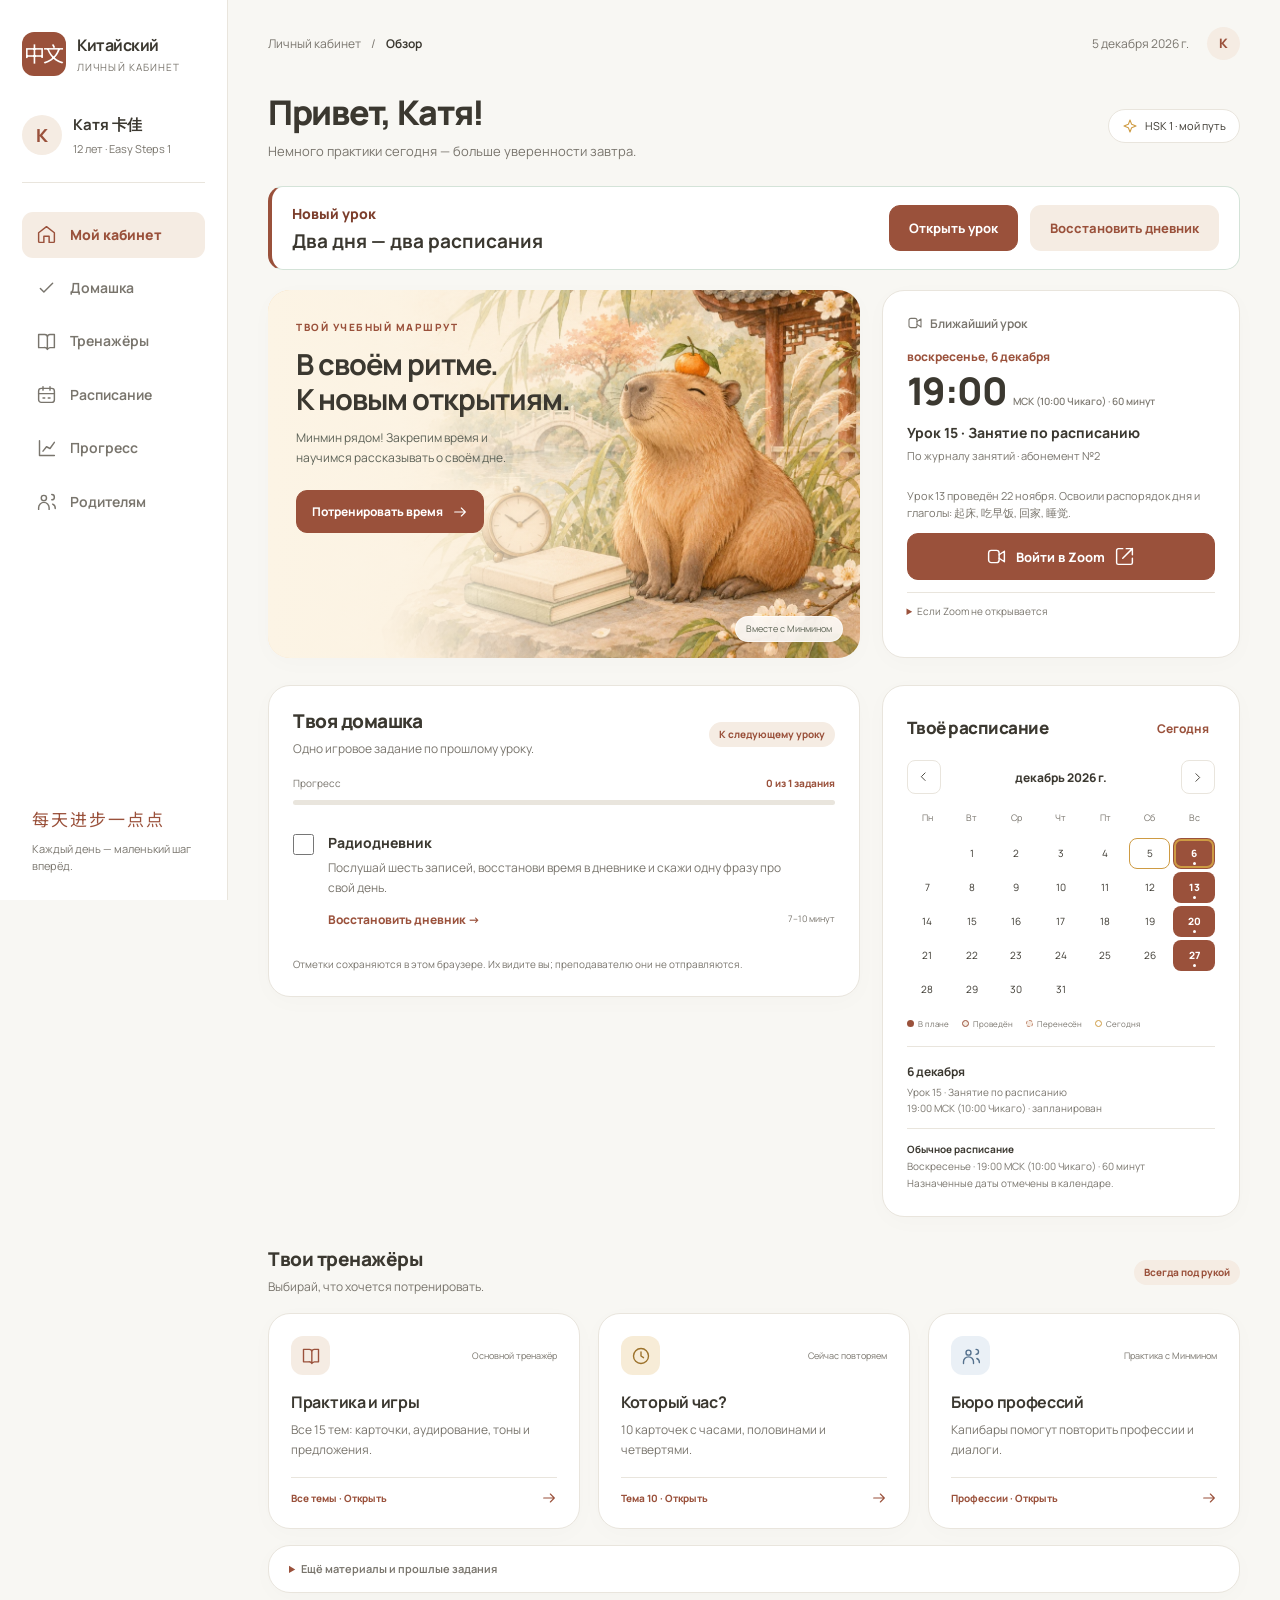
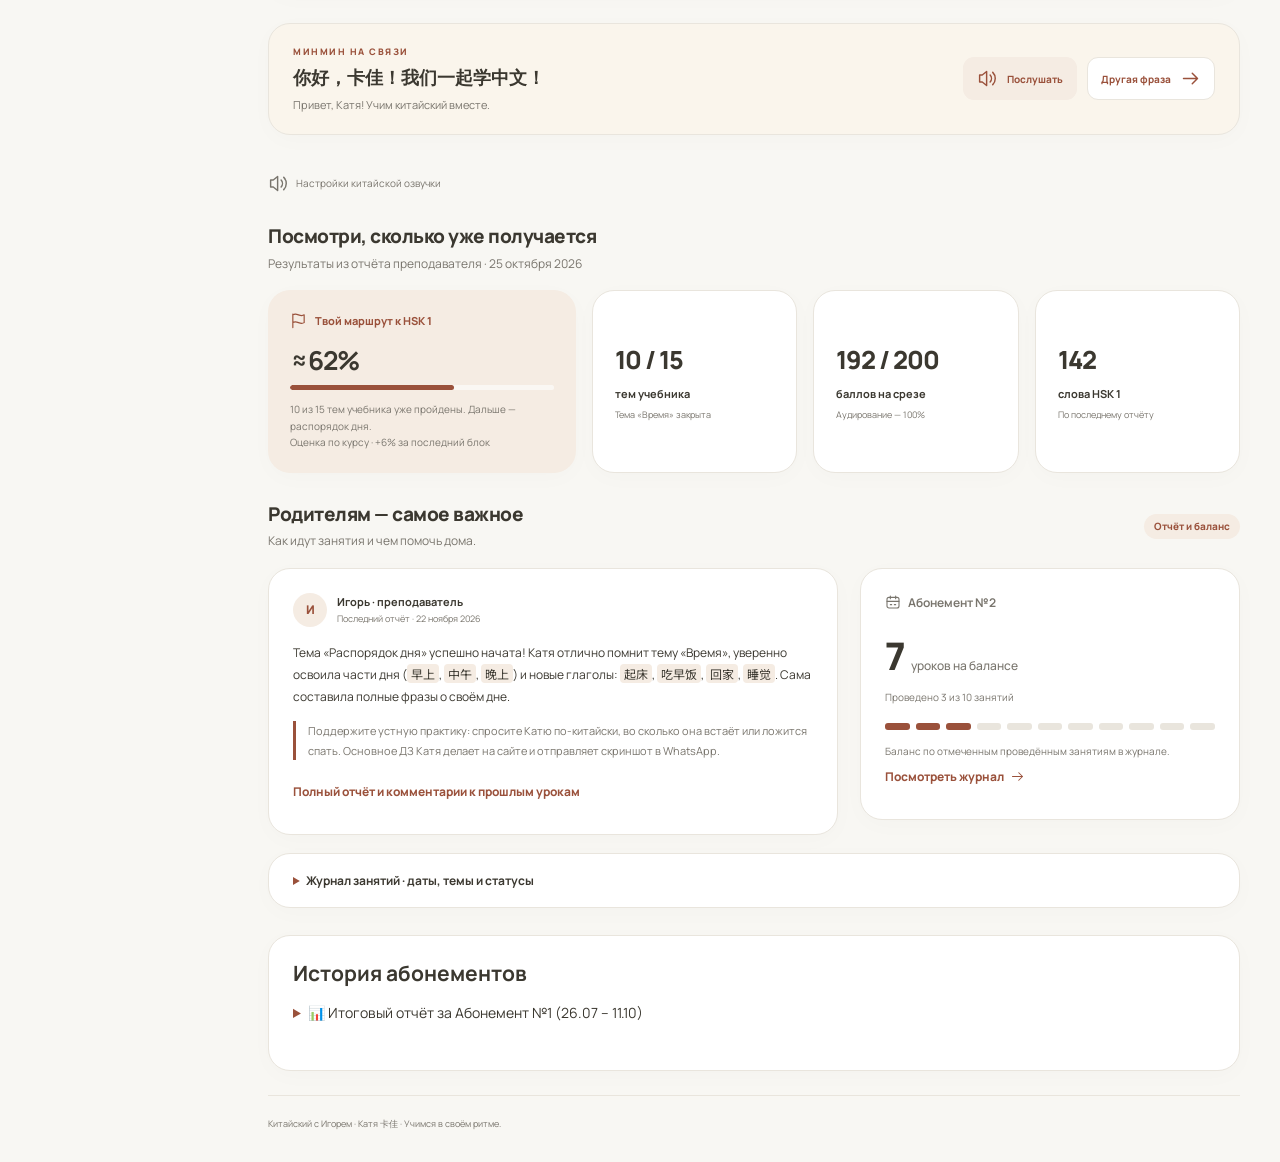
<file: index.html>
<!doctype html>
<html lang="ru"><head><meta charset="utf-8"><meta name="viewport" content="width=device-width,initial-scale=1,viewport-fit=cover"><meta name="theme-color" content="#f6f7f4"><title>Катя · Личный кабинет китайского</title><meta name="description" content="Личный кабинет: ближайший урок, домашнее задание, тренажёры, расписание и прогресс обучения китайскому языку."><link rel="preconnect" href="https://fonts.googleapis.com"><link rel="preconnect" href="https://fonts.gstatic.com" crossorigin><link href="https://fonts.googleapis.com/css2?family=Manrope:wght@400;500;600;650;700;750;800&family=Noto+Sans+SC:wght@400;500;700&display=swap" rel="stylesheet"><style>
:root{--bg:#f6f7f4;--paper:#fff;--ink:#233730;--muted:#6d7770;--line:#e5e8e0;--accent:#27634e;--accent-dark:#1c4c3b;--soft:#eaf1e9;--tint:#f4f6ee;--gold:#ce9b43;--radius:22px;--shadow:0 5px 25px #28362b05;color-scheme:light}
*{box-sizing:border-box}html{scroll-behavior:smooth;scroll-padding-top:36px}body{margin:0;background:var(--bg);color:var(--ink);font-family:'Manrope',system-ui,-apple-system,'Segoe UI',sans-serif;font-size:14px;line-height:1.6;-webkit-font-smoothing:antialiased}body[data-theme=terra]{--accent:#9a513b;--accent-dark:#7c3e2c;--soft:#f5ece3;--tint:#faf5ec;--ink:#3b3830;--bg:#f8f7f3;--muted:#79756d;--line:#e9e5dd}body[data-theme=indigo]{--accent:#5b5d91;--accent-dark:#444774;--soft:#ededf7;--tint:#f5f4fa;--ink:#303347;--bg:#f6f6f8;--muted:#757586;--line:#e5e5ed}h1,h2,h3,p{margin:0}h1,h2,h3{line-height:1.25}a{color:inherit}button,input,select{font:inherit}button,a,input,select,summary{-webkit-tap-highlight-color:transparent}button,a{touch-action:manipulation}button{cursor:pointer}a{text-decoration:none}button{color:inherit}button:disabled{cursor:default}a:focus-visible,button:focus-visible,input:focus-visible,summary:focus-visible,select:focus-visible{outline:3px solid var(--gold);outline-offset:4px}a,button{transition:background .18s,box-shadow .18s,transform .18s}button{background:none;border:0}button:hover:not(:disabled),.btn:hover{transform:translateY(-1px)}.icon{width:21px;height:21px;flex-shrink:0;vertical-align:middle}.skip{position:fixed;top:-100px;left:12px;z-index:99;padding:12px;background:var(--accent);color:#fff;border-radius:10px}.skip:focus{top:12px}.sidebar{position:fixed;inset:0 auto 0 0;width:228px;padding:32px 22px 22px;background:#fff;border-right:1px solid var(--line);z-index:30;display:flex;flex-direction:column}.brand{display:flex;gap:11px;align-items:center}.brand-mark{font-family:'Noto Sans SC',sans-serif;font-size:21px;letter-spacing:-2px;border-radius:12px;background:var(--accent);color:#fff;width:44px;height:44px;display:grid;place-items:center;padding-right:2px}.brand strong{display:block;font-size:16px;letter-spacing:-.5px}.brand small{display:block;font-size:10px;letter-spacing:1.1px;text-transform:uppercase;color:var(--muted);margin-top:1px}.profile{display:flex;align-items:center;gap:11px;margin:37px 0 29px;padding-bottom:24px;border-bottom:1px solid var(--line)}.avatar{border-radius:50%;width:40px;height:40px;display:grid;place-items:center;background:var(--soft);color:var(--accent);font-size:18px;font-weight:800;flex-shrink:0}.profile b{font-size:15px;display:block}.profile small{color:var(--muted);font-size:11px;display:block;margin-top:3px}.nav{display:grid;gap:7px}.nav a{display:flex;gap:13px;align-items:center;color:var(--muted);padding:12px 14px;border-radius:11px;font-size:13px;font-weight:650}.nav a:hover,.nav a.active{background:var(--soft);color:var(--accent)}.nav a.active{font-weight:800}.sidebar-bottom{margin-top:auto;padding:24px 10px 3px}.sidebar-bottom .tiny-zh{font-family:'Noto Sans SC',sans-serif;font-size:17px;letter-spacing:2px;color:var(--accent)}.sidebar-bottom p{font-size:11px;color:var(--muted);margin-top:8px}.teacher-link{font-size:11px;display:flex;gap:7px;align-items:center;color:var(--muted);margin-top:22px}.teacher-link .icon{width:14px;height:14px}.workspace{margin-left:228px;max-width:1620px;padding:27px 40px 30px}.topbar{display:flex;justify-content:space-between;align-items:center;color:var(--muted);font-size:12px;margin-bottom:31px}.breadcrumbs{display:flex;gap:10px;align-items:center}.breadcrumbs b{color:var(--ink);font-weight:650}.top-right{display:flex;align-items:center;gap:18px}.top-right .avatar{width:33px;height:33px;font-size:13px}.intro{display:flex;justify-content:space-between;align-items:center;margin-bottom:25px;gap:16px}.eyebrow{font-size:10px;letter-spacing:1.5px;font-weight:800;color:var(--accent);text-transform:uppercase}.intro h1{font-size:34px;letter-spacing:-1.3px;font-weight:800;margin-bottom:7px}.intro p{font-size:13px;color:var(--muted)}.level-badge{display:inline-flex;align-items:center;gap:7px;border:1px solid var(--line);border-radius:999px;padding:7px 13px;background:#fff;font-size:11px;white-space:nowrap}.level-badge .icon{color:var(--gold);width:16px;height:16px}.hero-row{display:grid;grid-template-columns:minmax(0,1.65fr) minmax(290px,1fr);gap:22px;margin-bottom:27px}.hero{position:relative;isolation:isolate;overflow:hidden;min-height:308px;border-radius:var(--radius);background:#faf0dd;box-shadow:var(--shadow)}.hero-img{position:absolute;right:0;top:0;width:100%;height:100%;object-fit:cover;object-position:75% 50%;z-index:-2}.hero::after{content:'';position:absolute;inset:0;background:linear-gradient(90deg,#fcf4e5 0%,#fcf4e5ed 22%,#fcf4e585 46%,transparent 70%);z-index:-1}.hero-copy{position:relative;padding:29px 28px;width:66%;max-width:420px}.hero h2{font-size:29px;letter-spacing:-1px;margin:12px 0 12px;line-height:1.18}.hero-desc{font-size:12px;line-height:1.65;max-width:240px;color:#5d6257}.hero .btn{margin-top:23px;font-size:11px;padding:12px 15px;min-height:43px}.hero .btn .icon{width:16px;height:16px}.hero-note{position:absolute;right:17px;bottom:16px;background:#ffffffd9;backdrop-filter:blur(8px);padding:5px 10px;font-size:9px;border:1px solid #ffffff8f;border-radius:99px;color:#5b6253}.btn{display:inline-flex;justify-content:center;align-items:center;gap:9px;min-height:46px;padding:12px 19px;border-radius:11px;background:var(--accent);border:1px solid var(--accent);color:#fff;font-weight:750;font-size:12px;line-height:1.4}.btn:hover{background:var(--accent-dark);box-shadow:0 4px 12px #00000013}.btn-light{background:var(--soft);border-color:transparent;color:var(--accent)}.btn-light:hover{background:var(--soft);filter:brightness(.97)}.btn-outline{background:#fff;color:var(--accent);border-color:var(--line)}.btn-outline:hover{background:var(--soft)}.text-link{color:var(--accent);font-size:11px;font-weight:750;display:inline-flex;align-items:center;gap:6px;min-height:36px}.text-link .icon{width:15px;height:15px}.text-link:hover{text-decoration:underline}.card{background:var(--paper);border:1px solid var(--line);border-radius:var(--radius);box-shadow:var(--shadow)}.lesson-card{padding:24px;display:flex;flex-direction:column;position:relative;min-height:308px}.card-kicker{font-size:11px;color:var(--muted);display:flex;align-items:center;gap:7px;font-weight:650}.card-kicker .icon{width:16px;height:16px}.lesson-when{font-size:12px;font-weight:750;color:var(--accent);margin:16px 0 1px}.lesson-time{font-size:38px;letter-spacing:-1.5px;font-weight:800;line-height:1.2}.lesson-time small{font-size:10px;letter-spacing:0;color:var(--muted);font-weight:550;margin-left:7px}.lesson-topic{font-size:13px;font-weight:750;margin:10px 0 3px;line-height:1.45}.lesson-number{font-size:10px;color:var(--muted);margin-bottom:17px}.lesson-card .btn{width:100%;margin-top:auto}.lesson-note{font-size:11px;color:var(--muted);margin:7px 0 12px;line-height:1.5}.section-head{display:flex;justify-content:space-between;align-items:center;gap:14px;margin:0 0 17px}.section-head h2{font-size:19px;letter-spacing:-.5px;font-weight:800}.section-head p{font-size:11px;color:var(--muted);margin-top:5px}.study-row{display:grid;grid-template-columns:minmax(0,1.65fr) minmax(290px,1fr);gap:22px;align-items:start;margin-bottom:31px}.homework-card{padding:24px}.pill{display:inline-flex;align-items:center;gap:5px;font-size:10px;font-weight:750;line-height:1.3;border-radius:99px;background:var(--soft);color:var(--accent);padding:6px 10px;white-space:nowrap}.hw-summary{display:flex;justify-content:space-between;align-items:center;margin:14px 0 9px;font-size:10px;color:var(--muted)}.hw-summary b{color:var(--accent);font-weight:750}.track{background:var(--line);height:5px;overflow:hidden;border-radius:10px}.track span{display:block;height:100%;background:var(--accent);border-radius:10px;transition:width .25s}.tasks{padding:0;margin:10px 0 0;list-style:none}.task{position:relative;display:grid;grid-template-columns:22px minmax(0,1fr);gap:13px;padding:17px 0;border-bottom:1px solid var(--line)}.task:last-child{border:0;padding-bottom:3px}.task input{width:21px;height:21px;margin:2px 0 0;accent-color:var(--accent);cursor:pointer}.task label{display:block;cursor:pointer;font-weight:750;font-size:13px;line-height:1.5}.task p{font-size:11px;color:var(--muted);line-height:1.65;margin-top:5px;max-width:470px}.task.done label{text-decoration:line-through;color:var(--muted)}.task-bottom{display:flex;justify-content:space-between;align-items:center;gap:10px;margin-top:4px;flex-wrap:wrap}.task-time{font-size:9px;color:var(--muted);display:flex;align-items:center;gap:4px}.task-time .icon{width:12px;height:12px}.hw-complete{background:var(--soft);border-radius:10px;padding:12px;margin-top:15px;font-size:12px;color:var(--accent);font-weight:750}.storage-note{font-size:9px;color:var(--muted);margin:15px 0 0}.schedule-card{padding:24px}.schedule-card .section-head{margin-bottom:14px}.schedule-card h2{font-size:17px}.calendar-nav{display:flex;align-items:center;justify-content:space-between;margin:14px 0 12px;font-size:12px;font-weight:750}.calendar-nav button{width:34px;height:34px;display:grid;place-items:center;border-radius:8px;border:1px solid var(--line)}.calendar-nav button:hover{background:var(--soft)}.calendar-nav button .icon{width:13px;height:13px}.calendar-prev{transform:rotate(180deg)}.calendar-grid{display:grid;grid-template-columns:repeat(7,minmax(0,1fr));gap:3px}.weekday{font-size:9px;color:var(--muted);text-align:center;padding:5px 0 9px}.day{height:31px;border-radius:8px;font-size:10px;position:relative;display:grid;place-items:center;border:1px solid transparent;min-width:0}.day.has-lesson{background:var(--soft);color:var(--accent);font-weight:800}.day.has-lesson::after{content:'';position:absolute;bottom:3px;width:3px;height:3px;border-radius:50%;background:currentColor}.day.planned{background:var(--accent);color:#fff}.day.today{border-color:var(--gold)}.day[aria-pressed=true]{box-shadow:inset 0 0 0 2px var(--gold)}.day:hover{background:var(--soft);transform:none!important}.calendar-key{display:flex;gap:13px;margin:13px 0 16px;font-size:8px;color:var(--muted);flex-wrap:wrap}.calendar-key span{display:flex;align-items:center;gap:4px}.dot{width:7px;height:7px;background:var(--accent);border-radius:50%;display:inline-block}.dot.pale{background:var(--soft);border:1px solid var(--accent)}.dot.outline{background:transparent;border:1px solid var(--gold)}.calendar-detail{border-top:1px solid var(--line);padding-top:15px;min-height:70px;font-size:11px}.calendar-detail strong{display:block;font-size:12px;margin-bottom:3px}.calendar-detail p{color:var(--muted);font-size:10px}.schedule-rule{font-size:10px;color:var(--muted);line-height:1.7;margin-top:12px;border-top:1px solid var(--line);padding-top:12px}.schedule-rule b{display:block;font-size:10px;color:var(--ink)}.trainers-section{margin-bottom:30px}.trainers-grid{display:grid;grid-template-columns:repeat(3,minmax(0,1fr));gap:18px}.trainer-card{display:flex;flex-direction:column;padding:22px;transition:transform .2s,box-shadow .2s,border-color .2s;min-height:212px}.trainer-card:hover{transform:translateY(-3px);border-color:var(--accent);box-shadow:0 9px 25px #33333309}.trainer-top{display:flex;align-items:center;justify-content:space-between;margin-bottom:17px;gap:8px}.trainer-icon{width:39px;height:39px;border-radius:12px;display:grid;place-items:center;background:var(--soft);color:var(--accent)}.trainer-icon .icon{width:20px;height:20px}.trainer-top small{font-size:8px;color:var(--muted);text-align:right}.trainer-card:nth-child(2) .trainer-icon{background:#f7ecd7;color:#9c722b}.trainer-card:nth-child(3) .trainer-icon{background:#eaf0f6;color:#55718d}.trainer-card h3{font-size:16px;letter-spacing:-.3px;margin-bottom:8px}.trainer-card p{font-size:11px;color:var(--muted);line-height:1.65;margin-bottom:17px;max-width:270px}.trainer-footer{display:flex;align-items:center;justify-content:space-between;margin-top:auto;padding-top:12px;border-top:1px solid var(--line);font-size:10px;color:var(--accent);font-weight:750}.trainer-footer .icon{width:16px;height:16px}.materials{margin-top:16px;padding:0 20px}.materials>summary{font-size:11px;font-weight:650;padding:14px 0;color:var(--muted)}summary{cursor:pointer;min-height:44px}details>summary::marker{color:var(--accent)}details[open]>summary{margin-bottom:5px}.materials-list{display:grid;grid-template-columns:repeat(2,minmax(0,1fr));gap:0 22px;padding-bottom:14px}.materials-list a{display:flex;justify-content:space-between;align-items:center;gap:10px;font-size:11px;padding:12px 0;border-bottom:1px solid var(--line)}.materials-list a:hover{color:var(--accent)}.materials-list .icon{width:14px;height:14px}.progress-section{margin-bottom:30px}.progress-grid{display:grid;grid-template-columns:1.5fr repeat(3,1fr);gap:16px}.goal-card{padding:22px;background:var(--soft);border:0}.goal-top{display:flex;align-items:center;gap:8px;color:var(--accent);font-size:11px;font-weight:750}.goal-top .icon{width:17px;height:17px}.goal-card h3{font-size:26px;letter-spacing:-1px;margin:14px 0 9px}.goal-card p{font-size:10px;color:var(--muted);margin:11px 0 0;line-height:1.65}.goal-card .track{background:#ffffff94}.stat-card{padding:22px;display:flex;flex-direction:column;justify-content:center}.stat-value{font-size:25px;font-weight:800;letter-spacing:-1px;white-space:nowrap}.stat-label{font-size:11px;font-weight:700;margin:5px 0}.stat-note{font-size:9px;color:var(--muted);line-height:1.6}.parents-section{margin-bottom:27px}.parents-overview{display:grid;align-items:start;grid-template-columns:1.5fr 1fr;gap:22px}.parent-card,.balance-card{padding:24px}.teacher-meta{display:flex;align-items:center;gap:10px;margin-bottom:15px}.teacher-meta .avatar{font-size:12px;width:34px;height:34px}.teacher-meta b{font-size:11px;display:block}.teacher-meta small{font-size:9px;color:var(--muted);display:block;margin-top:1px}.parent-card p{font-size:12px;line-height:1.8}.parent-action{border-left:3px solid var(--accent);padding-left:12px;margin:14px 0;color:var(--muted);font-size:11px;line-height:1.75}.balance-card .balance-number{font-size:38px;letter-spacing:-1.4px;font-weight:800;margin-top:13px}.balance-number small{font-size:12px;color:var(--muted);font-weight:500;letter-spacing:0}.balance-caption{font-size:10px;color:var(--muted);margin:3px 0 18px}.lesson-dots{display:flex;gap:6px;margin:13px 0}.lesson-dots span{height:7px;border-radius:3px;background:var(--line);flex:1}.lesson-dots .used{background:var(--accent)}.balance-note{font-size:10px;color:var(--muted);margin-top:10px}.journal{margin-top:18px;padding:0 24px}.journal>summary{padding:17px 0;font-size:12px;font-weight:700}.table-scroll{overflow:auto;padding-bottom:16px}table{width:100%;border-collapse:collapse;font-size:11px;min-width:640px;text-align:left}th{font-size:10px;color:var(--muted);font-weight:650;padding:12px 10px;background:var(--tint)}td{padding:14px 10px;border-bottom:1px solid var(--line);line-height:1.6}td:last-child{white-space:nowrap;color:var(--accent)}.legacy{font-size:12px;color:var(--ink);line-height:1.85;margin:13px 0 21px}.legacy h2,.legacy h3,.legacy h4{font-size:14px;margin:15px 0 10px}.legacy p{font-size:12px;margin:12px 0}.legacy details{padding:9px 0;border-bottom:1px solid var(--line)}.legacy summary{font-size:11px;font-weight:650;min-height:35px}.legacy .feedback-meta,.legacy .report-top{display:flex;justify-content:space-between;gap:10px;flex-wrap:wrap}.legacy .feedback-meta{font-size:10px;color:var(--muted);margin-bottom:12px}.legacy .hl-pill,.legacy .report-badge{display:inline-block;border-radius:6px;padding:4px 7px;background:var(--soft);color:var(--accent);font-size:9px;margin:4px 3px 3px 0}.legacy .report-highlight,.legacy .report-focus-box{padding:14px;background:var(--tint);border-radius:12px;margin:10px 0}.extra-card{padding:21px 24px;margin:0 0 28px;display:flex;justify-content:space-between;align-items:center;gap:25px;background:var(--tint)}.extra-copy .eyebrow{font-size:9px}.extra-copy h3{font-size:18px;margin:7px 0}.extra-copy p{font-size:11px;color:var(--muted)}.extra-actions{display:flex;align-items:center;gap:10px;flex-wrap:wrap}.extra-actions .btn{font-size:10px;padding:10px 13px;min-height:42px}.word-hanzi{font-family:'Noto Sans SC',sans-serif;font-size:36px;line-height:1.4}.word-detail{font-size:11px;color:var(--muted);min-height:18px}.voice-settings{font-size:10px;color:var(--muted);margin:0 0 22px}.voice-settings summary{display:flex;align-items:center;gap:7px;min-height:40px}.voice-settings select{max-width:100%;background:#fff;border:1px solid var(--line);border-radius:8px;padding:9px;font-size:11px;margin:5px 0}.voice-status{font-size:10px;color:var(--muted);display:block;margin-top:5px}.footer{display:flex;justify-content:space-between;align-items:center;gap:18px;border-top:1px solid var(--line);padding:21px 0 0;font-size:9px;color:var(--muted)}.footer a{white-space:nowrap}.mobile-nav{display:none}dialog{border:1px solid var(--line);border-radius:25px;max-width:430px;width:calc(100% - 36px);padding:30px;text-align:center;color:var(--ink);box-shadow:0 20px 80px #0002}dialog::backdrop{background:#13271f88;backdrop-filter:blur(5px)}dialog h2{font-size:24px;margin-bottom:12px}dialog p{font-size:13px;color:var(--muted);line-height:1.7}dialog .btn{margin-top:20px}.timer-value{font-size:70px;font-weight:800;color:var(--accent);line-height:1.4}.timer-zh{font-size:23px;font-family:'Noto Sans SC',sans-serif}.zoom-help{margin-top:12px;border-top:1px solid var(--line);padding-top:10px;font-size:10px;color:var(--muted)}.zoom-help summary{font-size:10px;min-height:30px}.zoom-help p{font-size:10px;margin:6px 0}code{font-family:'Noto Sans SC',sans-serif;background:var(--soft);padding:1px 4px;border-radius:4px}section[id],div[id]{scroll-margin-top:30px}[hidden]{display:none!important}
.task label{font-size:14px}.task p{font-size:12px}.trainer-card p{font-size:12px}.btn{font-size:13px}.text-link{font-size:12px}.card-kicker{font-size:12px}.lesson-number{font-size:11px}.lesson-topic{font-size:14px}.nav a{font-size:14px}.storage-note{font-size:10px}.section-head p{font-size:12px}.trainer-top small{font-size:9px}.hero .btn{font-size:12px}
@media(min-width:1700px){.workspace{margin-right:auto;margin-left:max(228px,calc((100vw - 1392px)/2 + 228px))}}
@media(max-width:1230px){.sidebar{width:200px;padding:28px 16px}.workspace{margin-left:200px;padding:25px}.hero-copy{padding:25px 22px;width:69%}.hero h2{font-size:25px}.hero-desc{font-size:11px}.hero .btn{font-size:10px;padding:11px}.hero-row,.study-row{gap:18px;grid-template-columns:minmax(0,1.5fr) minmax(280px,1fr)}.lesson-card,.homework-card,.schedule-card{padding:21px}.progress-grid{grid-template-columns:repeat(3,1fr)}.goal-card{grid-column:1/-1;display:grid;grid-template-columns:1fr 1fr;column-gap:28px;align-items:center}.goal-card h3{grid-row:1/3;grid-column:2;margin:0 0 9px;font-size:30px}.goal-card .track{grid-column:2;grid-row:2}.goal-card p{grid-column:1;grid-row:2;margin:4px 0 0}.trainers-grid{gap:14px}.trainer-card{padding:18px}.trainer-top small{font-size:8px}.parents-overview{grid-template-columns:1.5fr 1fr}}
@media(max-width:1000px){.sidebar{width:176px;padding:27px 13px}.brand{gap:7px}.brand strong{font-size:13px}.brand small{font-size:8px}.brand-mark{width:36px;height:36px;font-size:18px}.workspace{margin-left:176px;padding:23px}.nav a{font-size:11px;padding:11px 10px;gap:10px}.profile small{font-size:9px}.hero-row{grid-template-columns:1fr}.hero{min-height:285px}.hero-img{width:82%;object-position:70% 50%}.hero-copy{width:60%;max-width:450px;padding:29px}.hero h2{font-size:31px}.hero-desc{font-size:13px;max-width:290px}.hero .btn{font-size:12px}.lesson-card{min-height:0;display:grid;grid-template-columns:1fr 1fr;gap:0 22px}.lesson-card .card-kicker{grid-column:1/-1;margin-bottom:9px}.lesson-card .lesson-when{grid-column:1;grid-row:2;margin-top:0}.lesson-time{grid-column:1;grid-row:3}.lesson-topic{grid-column:2;grid-row:2/4;margin:0;font-size:14px;align-self:center}.lesson-number{grid-column:2;margin-bottom:0}.lesson-card .btn{grid-column:1/-1;margin-top:15px;max-width:100%}.lesson-note{grid-column:1/-1}.lesson-card .zoom-help{grid-column:1/-1}.study-row{grid-template-columns:1fr}.schedule-card{display:grid;grid-template-columns:1fr 1fr;gap:0 25px}.schedule-card .section-head{grid-column:1/-1}.calendar-nav{grid-column:1;grid-row:2;margin-top:0}.calendar-grid{grid-column:1;grid-row:3/6}.calendar-key{grid-column:1;grid-row:6}.calendar-detail{grid-column:2;grid-row:2/4;padding-top:6px;border:0}.schedule-rule{grid-column:2;grid-row:4/6}.trainers-grid{grid-template-columns:1fr}.trainer-card{display:grid;grid-template-columns:1fr auto;column-gap:18px;min-height:0;padding:20px}.trainer-top{grid-column:1;grid-row:1;margin-bottom:9px;justify-content:flex-start;gap:13px}.trainer-card h3{grid-column:1;grid-row:2}.trainer-card p{grid-column:1;grid-row:3;margin:0;max-width:none}.trainer-footer{grid-column:2;grid-row:1/4;border:0;gap:10px;margin:auto 0}.parents-overview{grid-template-columns:1fr}.extra-card{flex-wrap:wrap}.materials-list{grid-template-columns:1fr}.level-badge{font-size:9px}.intro h1{font-size:30px}.topbar{font-size:10px}.top-right{gap:10px}}
@media(max-width:700px){html{scroll-padding-top:20px}.sidebar{display:none}.workspace{margin:0;padding:20px 18px 100px}.topbar{margin-bottom:23px}.breadcrumbs{font-size:10px}.top-right .today-label{display:none}.intro{margin-bottom:21px}.intro h1{font-size:29px;letter-spacing:-1px}.intro p{font-size:12px;max-width:240px}.level-badge{padding:6px 9px;font-size:9px;align-self:flex-start;margin-top:4px}.level-badge .icon{width:13px;height:13px}.hero-row{gap:16px;margin-bottom:24px}.hero{min-height:290px}.hero-copy{padding:24px 21px;width:68%}.hero h2{font-size:27px;letter-spacing:-.7px}.hero .eyebrow{font-size:8px;letter-spacing:1.2px}.hero-desc{font-size:11px;max-width:210px}.hero .btn{font-size:10px;margin-top:21px;padding:12px}.hero-note{font-size:8px;right:12px;bottom:12px}.hero-img{width:100%;object-position:76% 50%}.hero::after{background:linear-gradient(90deg,#fcf4e5 0%,#fcf4e5ed 20%,#fcf4e59c 46%,transparent 82%)}.lesson-card{padding:21px;column-gap:16px}.lesson-time{font-size:33px}.lesson-time small{font-size:8px;display:block;margin:2px 0 4px;letter-spacing:0}.lesson-topic{font-size:12px}.lesson-number{font-size:8px}.lesson-when{font-size:10px}.lesson-card .btn{margin-top:15px}.section-head h2{font-size:18px}.section-head{align-items:flex-start}.homework-card,.schedule-card{padding:21px}.homework-card .section-head{gap:8px}.pill{font-size:8px;padding:6px 8px}.task{gap:12px;padding:16px 0}.task label{font-size:14px}.task p{font-size:12px}.text-link{font-size:12px}.task-time{font-size:9px}.study-row{margin-bottom:26px;gap:20px}.schedule-card{display:block}.calendar-nav{margin-top:13px}.day{height:37px;font-size:12px}.weekday{font-size:10px}.calendar-key{font-size:9px}.calendar-detail{border-top:1px solid var(--line);padding-top:13px}.calendar-detail strong{font-size:12px}.calendar-detail p{font-size:11px}.schedule-rule{font-size:10px}.trainer-card{padding:20px}.trainer-card h3{font-size:16px}.trainer-card p{font-size:11px}.trainer-top{margin-bottom:12px}.trainer-footer{width:34px;height:34px;border-radius:50%;background:var(--soft);justify-content:center;flex-shrink:0}.trainer-footer span{display:none}.trainer-top small{font-size:9px}.materials{padding:0 18px}.progress-grid{grid-template-columns:repeat(3,minmax(0,1fr));gap:10px}.goal-card{padding:19px;display:block}.goal-card h3{font-size:30px;margin:13px 0}.goal-card p{font-size:10px;margin-top:10px}.stat-card{padding:15px 10px;justify-content:flex-start}.stat-value{font-size:20px;letter-spacing:-.8px}.stat-label{font-size:9px;line-height:1.5}.stat-note{font-size:8px}.parent-card,.balance-card{padding:21px}.parent-card p{font-size:12px}.journal{padding:0 18px}.extra-card{padding:20px}.extra-copy h3{font-size:17px}.footer{align-items:flex-start;font-size:9px;flex-direction:column;gap:6px}.footer a{display:none}.mobile-nav{display:grid;position:fixed;bottom:0;left:0;right:0;grid-template-columns:repeat(5,1fr);background:#ffffffed;backdrop-filter:blur(16px);border-top:1px solid var(--line);padding:9px 5px max(10px,env(safe-area-inset-bottom));z-index:50;box-shadow:0 -5px 20px #1b312008}.mobile-nav a{display:flex;flex-direction:column;gap:3px;align-items:center;justify-content:center;min-height:43px;font-size:8px;color:var(--muted);border-radius:9px}.mobile-nav .icon{width:19px;height:19px}.mobile-nav a.active{color:var(--accent);background:var(--soft)}.extra-actions .btn{font-size:10px}.voice-settings{margin-bottom:15px}}
@media(max-width:370px){.intro{display:block}.intro p{max-width:none}.intro .level-badge{margin-top:11px}.workspace{padding-left:13px;padding-right:13px}.intro h1{font-size:26px}.hero-copy{padding:23px 18px;width:76%}.hero h2{font-size:25px}.hero-note{font-size:7px}.hero .btn{font-size:9px}.stat-value{font-size:18px}.section-head h2{font-size:16px}.homework-card{padding:18px}.pill{font-size:7px}.lesson-time{font-size:29px}.lesson-card{column-gap:12px}.lesson-topic{font-size:11px}}
@media(prefers-reduced-motion:reduce){html{scroll-behavior:auto}*,*::before,*::after{transition:none!important;animation:none!important}}
</style><style>.day.cancelled{color:#975d48;background:#f5e9e0;text-decoration:line-through;border:1px dashed #bd8268}.dot.cancelled{background:#f5e9e0;border:1px dashed #bd8268}.new-lesson-banner{display:flex;align-items:center;justify-content:space-between;gap:12px 20px;flex-wrap:wrap;padding:16px 20px;margin:0 0 20px;background:var(--surface,#fff);border:1px solid #d4e3d8;border-left:4px solid var(--accent);border-radius:15px}.new-lesson-banner .new-lesson-label{color:var(--accent-dark);font-size:14px;font-weight:800;margin-bottom:4px}.new-lesson-banner h2{font-size:19px;color:var(--ink);line-height:1.25}.new-lesson-banner .btn{font-size:13px}
.new-lesson-actions{display:flex;flex-wrap:wrap;gap:8px 12px;align-items:center}.new-lesson-actions .text-link{font-size:13px}
</style></head>
<body data-theme="terra"><a class="skip" href="#main">Перейти к содержимому</a>
<aside class="sidebar"><a class="brand" href="#overview" aria-label="Китайский — личный кабинет"><span class="brand-mark" lang="zh-CN">中文</span><span><strong>Китайский</strong><small>Личный кабинет</small></span></a><div class="profile"><span class="avatar">К</span><div><b>Катя <span lang="zh-CN">卡佳</span></b><small>12 лет · Easy Steps 1</small></div></div><nav class="nav" aria-label="Основная навигация"><a href="#overview" data-nav class="active" aria-current=location><svg class="icon" viewBox="0 0 24 24" fill="none" stroke="currentColor" stroke-width="1.65" stroke-linecap="round" stroke-linejoin="round" aria-hidden="true"><path d="m3 10 9-7 9 7v10a1 1 0 0 1-1 1h-5v-7H9v7H4a1 1 0 0 1-1-1z"/></svg><span>Мой кабинет</span></a><a href="#homework" data-nav class="" ><svg class="icon" viewBox="0 0 24 24" fill="none" stroke="currentColor" stroke-width="1.65" stroke-linecap="round" stroke-linejoin="round" aria-hidden="true"><path d="m5 12 4 4L19 6"/></svg><span>Домашка</span></a><a href="#trainers" data-nav class="" ><svg class="icon" viewBox="0 0 24 24" fill="none" stroke="currentColor" stroke-width="1.65" stroke-linecap="round" stroke-linejoin="round" aria-hidden="true"><path d="M4 4h6a3 3 0 0 1 3 3v14a4 4 0 0 0-4-2H3V4zM13 7a3 3 0 0 1 3-3h5v15h-5a4 4 0 0 0-3 2"/></svg><span>Тренажёры</span></a><a href="#schedule" data-nav class="" ><svg class="icon" viewBox="0 0 24 24" fill="none" stroke="currentColor" stroke-width="1.65" stroke-linecap="round" stroke-linejoin="round" aria-hidden="true"><rect x="3" y="5" width="18" height="16" rx="3"/><path d="M16 3v4M8 3v4M3 11h18m-13 5h2m4 0h2"/></svg><span>Расписание</span></a><a href="#progress" data-nav class="" ><svg class="icon" viewBox="0 0 24 24" fill="none" stroke="currentColor" stroke-width="1.65" stroke-linecap="round" stroke-linejoin="round" aria-hidden="true"><path d="M4 3v17h17M8 15l4-5 4 2 5-7"/></svg><span>Прогресс</span></a><a href="#parents" data-nav class="" ><svg class="icon" viewBox="0 0 24 24" fill="none" stroke="currentColor" stroke-width="1.65" stroke-linecap="round" stroke-linejoin="round" aria-hidden="true"><circle cx="9" cy="8" r="3"/><path d="M3 21v-2a6 6 0 0 1 12 0v2m3-17a3 3 0 0 1 0 6m1 5a5 5 0 0 1 3 5"/></svg><span>Родителям</span></a></nav><div class="sidebar-bottom"><div class="tiny-zh" lang="zh-CN">每天进步一点点</div><p>Каждый день — маленький шаг вперёд.</p></div></aside>
<main class="workspace" id="main"><header class="topbar"><div class="breadcrumbs">Личный кабинет<span>/</span><b>Обзор</b></div><div class="top-right"><span class="today-label" id="today-date">Ноябрь 2026</span><span class="avatar" aria-label="Катя">К</span></div></header>
<section id="overview" data-section aria-labelledby="welcome-title"><div class="intro"><div><h1 id="welcome-title">Привет, Катя!</h1><p>Немного практики сегодня — больше уверенности завтра.</p></div><span class="level-badge"><svg class="icon" viewBox="0 0 24 24" fill="none" stroke="currentColor" stroke-width="1.65" stroke-linecap="round" stroke-linejoin="round" aria-hidden="true"><path d="m12 3 2.5 6.5L21 12l-6.5 2.5L12 21l-2.5-6.5L3 12l6.5-2.5z"/></svg>HSK 1 · мой путь</span></div><aside class="new-lesson-banner" id="new-student-lesson" aria-labelledby="new-student-lesson-title">
    <div><p class="new-lesson-label">Новый урок</p><h2 id="new-student-lesson-title">Два дня — два расписания</h2></div>
    <div class="new-lesson-actions"><a class="btn" href="lessons/two-days.html">Открыть урок</a><a class="btn btn-light" href="homework-daily-routine.html">Восстановить дневник</a></div>
  </aside>
<div class="hero-row"><div class="hero"><img class="hero-img" src="assets/dashboard-hero.webp" alt="" width="1200" height="800" fetchpriority="high"><div class="hero-copy"><div class="eyebrow">ТВОЙ УЧЕБНЫЙ МАРШРУТ</div><h2>В своём ритме.<br>К новым открытиям.</h2><p class="hero-desc">Минмин рядом! Закрепим время и научимся рассказывать о своём дне.</p><a class="btn" href="time-trainer.html">Потренировать время<svg class="icon" viewBox="0 0 24 24" fill="none" stroke="currentColor" stroke-width="1.65" stroke-linecap="round" stroke-linejoin="round" aria-hidden="true"><path d="M4 12h16m-6-6 6 6-6 6"/></svg></a></div><span class="hero-note">Вместе с Минмином</span></div>
<div class="card lesson-card"><h2 class="card-kicker"><svg class="icon" viewBox="0 0 24 24" fill="none" stroke="currentColor" stroke-width="1.65" stroke-linecap="round" stroke-linejoin="round" aria-hidden="true"><rect x="3" y="5" width="12" height="14" rx="3"/><path d="m15 10 6-4v12l-6-4"/></svg><span id="lesson-heading">Ближайший урок</span></h2><div class="lesson-when" id="lesson-date">2026-11-22</div><div class="lesson-time">19:00<small>МСК (10:00 Чикаго) · 60 минут</small></div><h3 class="lesson-topic">Распорядок дня 日常起居</h3><div class="lesson-number">Урок 13 · №3 в абонементе №2</div><p class="lesson-note" id="lesson-note">Занятие 15 ноября перенесено на 22 ноября (19:00 МСК / 10:00 Чикаго).</p><a class="btn" href="https://us05web.zoom.us/j/88669646666?pwd=g87qHdVP327JNggjW7Xb5o3mwyq18v.1" target="_blank" rel="noopener noreferrer"><svg class="icon" viewBox="0 0 24 24" fill="none" stroke="currentColor" stroke-width="1.65" stroke-linecap="round" stroke-linejoin="round" aria-hidden="true"><rect x="3" y="5" width="12" height="14" rx="3"/><path d="m15 10 6-4v12l-6-4"/></svg>Войти в Zoom<svg class="icon" viewBox="0 0 24 24" fill="none" stroke="currentColor" stroke-width="1.65" stroke-linecap="round" stroke-linejoin="round" aria-hidden="true"><path d="M14 3h7v7m0-7L10 14M10 3H5a2 2 0 0 0-2 2v14a2 2 0 0 0 2 2h14a2 2 0 0 0 2-2v-5"/></svg></a><details class="zoom-help"><summary>Если Zoom не открывается</summary><p>Откройте Zoom → «Войти в конференцию». ID: <b>886 6964 6666</b>. Ссылка с кодом доступа — в кнопке выше.</p></details></div></div></section>
<div class="study-row"><section class="card homework-card" id="homework" data-section aria-labelledby="homework-title">
  <div class="section-head"><div><h2 id="homework-title">Твоя домашка</h2><p>Одно игровое задание по прошлому уроку.</p></div><span class="pill">К следующему уроку</span></div>
  <div class="hw-summary"><span>Прогресс</span><b id="hw-counter">0 из 1 задания</b></div>
  <div class="track" id="hw-progressbar" role="progressbar" aria-label="Выполнение домашних заданий" aria-valuemin="0" aria-valuemax="100" aria-valuenow="0"><span id="hw-progress" style="width:0%"></span></div>
  <ol class="tasks"><li class="task"><input class="task-check" type="checkbox" id="task-radio-diary-nov22" data-complete-key="chinese-homework:katya:task-radio-diary-nov22">
    <div><label for="task-radio-diary-nov22">Радиодневник</label><p>Послушай шесть записей, восстанови время в дневнике и скажи одну фразу про свой день.</p>
    <div class="task-bottom"><a class="text-link" href="homework-daily-routine.html">Восстановить дневник →</a><span class="task-time">7–10 минут</span></div></div>
  </li></ol>
  <div class="hw-complete" id="hw-complete" role="status" hidden>Домашка выполнена!</div>
  <p class="storage-note" id="storage-note">Отметка сохраняется в этом браузере.</p>
</section>
<section class="card schedule-card" id="schedule" data-section aria-labelledby="schedule-title"><div class="section-head"><h2 id="schedule-title">Твоё расписание</h2><button class="text-link" id="calendar-today" type="button">Сегодня</button></div><div class="calendar-nav"><button type="button" id="calendar-prev" aria-label="Предыдущий месяц"><span class="calendar-prev"><svg class="icon" viewBox="0 0 24 24" fill="none" stroke="currentColor" stroke-width="1.65" stroke-linecap="round" stroke-linejoin="round" aria-hidden="true"><path d="m9 5 7 7-7 7"/></svg></span></button><span id="calendar-month" aria-live="polite">Ноябрь 2026</span><button type="button" id="calendar-next" aria-label="Следующий месяц"><svg class="icon" viewBox="0 0 24 24" fill="none" stroke="currentColor" stroke-width="1.65" stroke-linecap="round" stroke-linejoin="round" aria-hidden="true"><path d="m9 5 7 7-7 7"/></svg></button></div><div class="calendar-grid" id="calendar-grid" role="group" aria-label="Календарь занятий"></div><div class="calendar-key"><span><i class="dot"></i>В плане</span><span><i class="dot pale"></i>Проведён</span><span><i class="dot cancelled"></i>Перенесён</span><span><i class="dot outline"></i>Сегодня</span></div><div class="calendar-detail" aria-live="polite"><strong id="calendar-selected-date"></strong><p id="calendar-selected-topic"></p><p id="calendar-selected-status"></p></div><div class="schedule-rule"><b>Обычное расписание</b>Воскресенье · 19:00 МСК (10:00 Чикаго) · 60 минут<br>Назначенные даты отмечены в календаре.</div></section></div>
<section class="trainers-section" id="trainers" data-section aria-labelledby="trainers-title"><div class="section-head"><div><h2 id="trainers-title">Твои тренажёры</h2><p>Выбирай, что хочется потренировать.</p></div><span class="pill">Всегда под рукой</span></div><div class="trainers-grid"><a class="card trainer-card" href="trainer.html"><div class="trainer-top"><span class="trainer-icon"><svg class="icon" viewBox="0 0 24 24" fill="none" stroke="currentColor" stroke-width="1.65" stroke-linecap="round" stroke-linejoin="round" aria-hidden="true"><path d="M4 4h6a3 3 0 0 1 3 3v14a4 4 0 0 0-4-2H3V4zM13 7a3 3 0 0 1 3-3h5v15h-5a4 4 0 0 0-3 2"/></svg></span><small>Основной тренажёр</small></div><h3>Практика и игры</h3><p>Все 15 тем: карточки, аудирование, тоны и предложения.</p><div class="trainer-footer"><span>Все темы · Открыть</span><svg class="icon" viewBox="0 0 24 24" fill="none" stroke="currentColor" stroke-width="1.65" stroke-linecap="round" stroke-linejoin="round" aria-hidden="true"><path d="M4 12h16m-6-6 6 6-6 6"/></svg></div></a><a class="card trainer-card" href="time-trainer.html"><div class="trainer-top"><span class="trainer-icon"><svg class="icon" viewBox="0 0 24 24" fill="none" stroke="currentColor" stroke-width="1.65" stroke-linecap="round" stroke-linejoin="round" aria-hidden="true"><circle cx="12" cy="12" r="9"/><path d="M12 7v5l3 2"/></svg></span><small>Сейчас повторяем</small></div><h3>Который час?</h3><p>10 карточек с часами, половинами и четвертями.</p><div class="trainer-footer"><span>Тема 10 · Открыть</span><svg class="icon" viewBox="0 0 24 24" fill="none" stroke="currentColor" stroke-width="1.65" stroke-linecap="round" stroke-linejoin="round" aria-hidden="true"><path d="M4 12h16m-6-6 6 6-6 6"/></svg></div></a><a class="card trainer-card" href="capybara-jobs.html"><div class="trainer-top"><span class="trainer-icon"><svg class="icon" viewBox="0 0 24 24" fill="none" stroke="currentColor" stroke-width="1.65" stroke-linecap="round" stroke-linejoin="round" aria-hidden="true"><circle cx="9" cy="8" r="3"/><path d="M3 21v-2a6 6 0 0 1 12 0v2m3-17a3 3 0 0 1 0 6m1 5a5 5 0 0 1 3 5"/></svg></span><small>Практика с Минмином</small></div><h3>Бюро профессий</h3><p>Капибары помогут повторить профессии и диалоги.</p><div class="trainer-footer"><span>Профессии · Открыть</span><svg class="icon" viewBox="0 0 24 24" fill="none" stroke="currentColor" stroke-width="1.65" stroke-linecap="round" stroke-linejoin="round" aria-hidden="true"><path d="M4 12h16m-6-6 6 6-6 6"/></svg></div></a></div><details class="card materials"><summary>Ещё материалы и прошлые задания</summary><div class="materials-list"><a href="lessons/2026-11-22-daily-routine.html"><span>Мой обычный день · урок 22 ноября</span><span aria-hidden="true">→</span></a><a href="homework-daily-routine.html"><span>Радиодневник · домашка</span><span aria-hidden="true">→</span></a><a href="homework-time.html"><span>Время · прежнее домашнее задание</span><span aria-hidden="true">→</span></a><a href="https://app.notion.com/p/3a2ee1a0b26881a5b006c99d67cc9ce9" target="_blank" rel="noopener noreferrer"><span>Словарик Кати в Notion</span><svg class="icon" viewBox="0 0 24 24" fill="none" stroke="currentColor" stroke-width="1.65" stroke-linecap="round" stroke-linejoin="round" aria-hidden="true"><path d="M14 3h7v7m0-7L10 14M10 3H5a2 2 0 0 0-2 2v14a2 2 0 0 0 2 2h14a2 2 0 0 0 2-2v-5"/></svg></a><a href="https://app.notion.com/p/39dee1a0b26881a5b006c99d67cc9ce9" target="_blank" rel="noopener noreferrer"><span>Конспекты и история уроков в Notion</span><svg class="icon" viewBox="0 0 24 24" fill="none" stroke="currentColor" stroke-width="1.65" stroke-linecap="round" stroke-linejoin="round" aria-hidden="true"><path d="M14 3h7v7m0-7L10 14M10 3H5a2 2 0 0 0-2 2v14a2 2 0 0 0 2 2h14a2 2 0 0 0 2-2v-5"/></svg></a></div></details></section>
<section class="card extra-card" aria-labelledby="quote-title"><div class="extra-copy"><div class="eyebrow" id="quote-title">Минмин на связи</div><h3 id="quote-zh" lang="zh-CN">你好，卡佳！我们一起学中文！</h3><p id="quote-ru">Привет, Катя! Учим китайский вместе.</p></div><div class="extra-actions"><button class="btn btn-light" id="quote-speak"><svg class="icon" viewBox="0 0 24 24" fill="none" stroke="currentColor" stroke-width="1.65" stroke-linecap="round" stroke-linejoin="round" aria-hidden="true"><path d="M11 4 6 8H3v8h3l5 4zM15 8a6 6 0 0 1 0 8m3-11a10 10 0 0 1 0 14"/></svg>Послушать</button><button class="btn btn-outline" id="quote-next">Другая фраза <svg class="icon" viewBox="0 0 24 24" fill="none" stroke="currentColor" stroke-width="1.65" stroke-linecap="round" stroke-linejoin="round" aria-hidden="true"><path d="M4 12h16m-6-6 6 6-6 6"/></svg></button></div></section><details class="voice-settings"><summary><svg class="icon" viewBox="0 0 24 24" fill="none" stroke="currentColor" stroke-width="1.65" stroke-linecap="round" stroke-linejoin="round" aria-hidden="true"><path d="M11 4 6 8H3v8h3l5 4zM15 8a6 6 0 0 1 0 8m3-11a10 10 0 0 1 0 14"/></svg>Настройки китайской озвучки</summary><label for="voice-choice">Голос браузера</label><br><select id="voice-choice" aria-describedby="voice-status"><option>Загружаем голоса…</option></select><label for="voice-speed">Скорость</label><select id="voice-speed"><option value="0.65">0,65×</option><option value="0.7">0,70×</option></select><button type="button" class="btn secondary" id="voice-test">Проверить звук</button><span id="voice-status" class="voice-status" role="status"></span></details>
<section class="progress-section" id="progress" data-section aria-labelledby="progress-title"><div class="section-head"><div><h2 id="progress-title">Посмотри, сколько уже получается</h2><p>Результаты из отчёта преподавателя · 25 октября 2026</p></div></div><div class="progress-grid"><div class="card goal-card"><div class="goal-top"><svg class="icon" viewBox="0 0 24 24" fill="none" stroke="currentColor" stroke-width="1.65" stroke-linecap="round" stroke-linejoin="round" aria-hidden="true"><path d="M4 22V3m0 1c6-4 10 4 16 0v11c-6 4-10-4-16 0"/></svg>Твой маршрут к HSK 1</div><h3>≈62%</h3><div class="track" role="progressbar" aria-label="Оценка по курсу · +6% за последний блок" aria-valuemin="0" aria-valuemax="100" aria-valuenow="62"><span style="width:62%"></span></div><p>10 из 15 тем учебника уже пройдены. Дальше — распорядок дня.<br>Оценка по курсу · +6% за последний блок</p></div><div class="card stat-card"><div class="stat-value">10 / 15</div><div class="stat-label">тем учебника</div><div class="stat-note">Тема «Время» закрыта</div></div><div class="card stat-card"><div class="stat-value">192 / 200</div><div class="stat-label">баллов на срезе</div><div class="stat-note">Аудирование — 100%</div></div><div class="card stat-card"><div class="stat-value">142</div><div class="stat-label">слова HSK 1</div><div class="stat-note">По последнему отчёту</div></div></div></section>
<section class="parents-section" id="parents" data-section aria-labelledby="parents-title"><div class="section-head"><div><h2 id="parents-title">Родителям — самое важное</h2><p>Как идут занятия и чем помочь дома.</p></div><span class="pill">Отчёт и баланс</span></div><div class="parents-overview"><div class="card parent-card"><div class="teacher-meta"><span class="avatar">И</span><div><b>Игорь · преподаватель</b><small>Последний отчёт · 22 ноября 2026</small></div></div><p>Тема «Распорядок дня» успешно начата! Катя отлично помнит тему «Время», уверенно освоила части дня (<code>早上</code>, <code>中午</code>, <code>晚上</code>) и новые глаголы: <code>起床</code>, <code>吃早饭</code>, <code>回家</code>, <code>睡觉</code>. Сама составила полные фразы о своём дне.</p><div class="parent-action">Поддержите устную практику: спросите Катю по-китайски, во сколько она встаёт или ложится спать. Основное ДЗ Катя делает на сайте и отправляет скриншот в WhatsApp.</div><details><summary class="text-link">Полный отчёт и комментарии к прошлым урокам</summary><div class="legacy"><section class="report-card">
    <div class="report-top">
      <span class="report-badge">Урок 13 · 22.11 · Тема 11 «Распорядок дня» — старт темы ✓</span>
    </div>
    <div class="report-body">
      <p>
        <b>Итоги занятия:</b> После перерыва Катя мгновенно включилась в работу, без запинки вспомнила пройденный материал темы «Время» (<code>点</code>, <code>分</code>, <code>半</code>, <code>刻</code>). Мы изучили части дня (<code>早上</code> утро, <code>上午</code> первая половина дня, <code>中午</code> полдень, <code>下午</code> вторая половина дня, <code>晚上</code> вечер) и ключевые глаголы распорядка дня (<code>起床</code> вставать, <code>吃早饭</code> завтракать, <code>回家</code> возвращаться домой, <code>做作业</code> делать уроки, <code>睡觉</code> спать).
      </p>
      <div class="report-highlight">
        💡 <b>Живая речь и результат:</b> Катя самостоятельно построила и уверенно произнесла фразы о своём реальном дне: <code>我早上六点起床</code> (Я встаю в 6 утра), <code>我下午两点半回家</code> (Я возвращаюсь домой в 2:30 дня), <code>我晚上十点半睡觉</code> (Я ложусь спать в 10:30 вечера). Также на спонтанном интересе освоили слова <code>酸奶</code> (йогурт) и <code>喝</code> (пить).
      </div>
      <p>
        <b>Фокус внимания:</b> Отработали артикуляцию слога <code>zǎo</code> (кончик языка у нижних зубов, круглый гласный «o») и перепад тонов в <code>qǐchuáng</code> (с третьего тона на второй). В дружелюбной форме разобрали культурологический вопрос об иероглифе <code>鬼</code> (демон/дух) и нормах этикета.
      </p>
      <p>
        <b>Следующий шаг:</b> На уроке 14 (29 ноября) закрепим глаголы распорядка, добавим обед и ужин, и расширим диалог о школьном дне.
      </p>
    </div>
    <!-- Accordion Archive of Reports -->
    <div>
      <h3>📜 Архив отчётов по прошлым урокам</h3>
      <details><summary>📅 Урок 12 · 25.10 — Тема «Время» закрыта ✓</summary><p>
          За два занятия мы полностью закрыли тему 10 «Время» (时间). Катя отлично считывает циферблаты, называет точное время, половину (<code>两点半</code>) и четверти (<code>一刻 / 三刻</code>), а также ориентируется в 12-часовой китайской шкале с частями дня (<code>上午</code>, <code>下午</code>, <code>晚上</code>).
        </p></details>
      <details><summary>📅 Урок 11 · 18.10 — Старт темы «Время», скороговорка и капибары</summary><p>
          Первый урок абонемента №2. Домашнее задание было выполнено полностью и самостоятельно. Отработали скороговорку на тоны (<code>妈妈种麻，我放马...</code>), посмотрели 2-ю серию про капибар в больнице, выучили счет на пальцах от 6 до 10 по-китайски и начали тему часов.
        </p></details>
      <details><summary>🦫 Урок 10 · 11.10 — Финал Абонемента №1, капибары вышли на экран</summary><p>
          Юбилейный 10-й урок! Прошли мультик с капибарами (врач Сяомэй, стоматолог Дали, водитель), интерактивный тренажёр «Бюро профессий», выучили морскую лексику (<code>水豚</code>, <code>海豚</code>, <code>大海</code>, <code>黑海</code>) и конструкцию с <code>会说</code>.
        </p></details>
    </div>
  </section></div></details></div><div class="card balance-card"><div class="card-kicker"><svg class="icon" viewBox="0 0 24 24" fill="none" stroke="currentColor" stroke-width="1.65" stroke-linecap="round" stroke-linejoin="round" aria-hidden="true"><rect x="3" y="5" width="18" height="16" rx="3"/><path d="M16 3v4M8 3v4M3 11h18m-13 5h2m4 0h2"/></svg>Абонемент №2</div><div class="balance-number">7 <small>уроков на балансе</small></div><p class="balance-caption">Проведено 3 из 10 занятий</p><div class="lesson-dots" aria-hidden="true"><span class="used"></span><span class="used"></span><span class="used"></span><span></span><span></span><span></span><span></span><span></span><span></span><span></span><span></span></div><p class="balance-note">Баланс по отмеченным проведённым занятиям в журнале.</p><a class="text-link" href="#journal" onclick="document.getElementById('journal').open=true">Посмотреть журнал<svg class="icon" viewBox="0 0 24 24" fill="none" stroke="currentColor" stroke-width="1.65" stroke-linecap="round" stroke-linejoin="round" aria-hidden="true"><path d="M4 12h16m-6-6 6 6-6 6"/></svg></a></div></div><details class="card journal" id="journal"><summary>Журнал занятий · даты, темы и статусы</summary><div class="table-scroll" role="region" aria-label="Журнал занятий" tabindex="0"><table class="journal-table">
      <thead>
        <tr>
          <th>№</th>
          <th>Дата</th>
          <th>Тема урока</th>
          <th>Статус</th>
        </tr>
      </thead>
      <tbody>
        <tr>
          <td><b>1 (11)</b></td>
          <td>18.10.2026</td>
          <td>Старт темы 10 «Время»: часы, минуты, 点, 分, 半, 刻, 两</td>
          <td><span class="st-done">Завершён ✓</span></td>
        </tr>
        <tr>
          <td><b>2 (12)</b></td>
          <td>25.10.2026</td>
          <td>Тема 10 «Время» закрыта ✓ · Части дня, 现在几点？</td>
          <td><span class="st-done">Завершён ✓</span></td>
        </tr>
        <tr>
          <td>—</td>
          <td>15.11.2026</td>
          <td>Занятие перенесено на 22.11 · без списания</td>
          <td><span class="st-plan" style="color:#bd8268">Перенесён</span></td>
        </tr>
        <tr>
          <td><b>3 (13)</b></td>
          <td>22.11.2026</td>
          <td><b>Тема 11 «Распорядок дня» 日常起居</b> — старт темы: части дня (早上, 中午, 晚上) и глаголы (起床, 吃早饭, 回家, 睡觉)</td>
          <td><span class="st-done">Завершён ✓</span></td>
        </tr>
        <tr>
          <td><b>4 (14)</b></td>
          <td>29.11.2026</td>
          <td>Тема 11 «Распорядок дня» — закрепление, режим дня, обед и ужин</td>
          <td><span class="st-next">Запланирован</span></td>
        </tr>
        <tr>
          <td><b>5 (15)</b></td>
          <td>06.12.2026</td>
          <td>Тема 12 «Транспорт» 交通工具 — старт темы</td>
          <td><span class="st-plan">В плане</span></td>
        </tr>
        <tr>
          <td><b>6–10</b></td>
          <td>По графику</td>
          <td>Транспорт, повторение тем 10–12, рубежный тест</td>
          <td><span class="st-plan">В плане</span></td>
        </tr>
      </tbody>
    </table></div></details></section>
<section id="subscription-history" class="card" style="padding:24px;margin:24px 0"><h2 style="margin-bottom:16px">История абонементов</h2><details><summary>📊 Итоговый отчёт за Абонемент №1 (26.07 – 11.10)</summary><p>
          10 уроков · 3 темы учебника закрыты · прогресс к HSK 1 вырос с 34% до 56%. Аудирование из сложной зоны превратилось в одну из самых сильных сторон. Катя научилась рассказывать о себе, семье, профессиях и спорить по существу на китайском языке.
        </p></details></section><footer class="footer"><p>Китайский с Игорем · Катя <span lang="zh-CN">卡佳</span> · Учимся в своём ритме.</p></footer></main><nav class="mobile-nav" aria-label="Навигация на телефоне"><a href="#overview" data-nav class="active"><svg class="icon" viewBox="0 0 24 24" fill="none" stroke="currentColor" stroke-width="1.65" stroke-linecap="round" stroke-linejoin="round" aria-hidden="true"><path d="m3 10 9-7 9 7v10a1 1 0 0 1-1 1h-5v-7H9v7H4a1 1 0 0 1-1-1z"/></svg><span>Главная</span></a><a href="#homework" data-nav class=""><svg class="icon" viewBox="0 0 24 24" fill="none" stroke="currentColor" stroke-width="1.65" stroke-linecap="round" stroke-linejoin="round" aria-hidden="true"><path d="m5 12 4 4L19 6"/></svg><span>Домашка</span></a><a href="#trainers" data-nav class=""><svg class="icon" viewBox="0 0 24 24" fill="none" stroke="currentColor" stroke-width="1.65" stroke-linecap="round" stroke-linejoin="round" aria-hidden="true"><path d="M4 4h6a3 3 0 0 1 3 3v14a4 4 0 0 0-4-2H3V4zM13 7a3 3 0 0 1 3-3h5v15h-5a4 4 0 0 0-3 2"/></svg><span>Тренажёры</span></a><a href="#schedule" data-nav class=""><svg class="icon" viewBox="0 0 24 24" fill="none" stroke="currentColor" stroke-width="1.65" stroke-linecap="round" stroke-linejoin="round" aria-hidden="true"><rect x="3" y="5" width="18" height="16" rx="3"/><path d="M16 3v4M8 3v4M3 11h18m-13 5h2m4 0h2"/></svg><span>Расписание</span></a><a href="#parents" data-nav class=""><svg class="icon" viewBox="0 0 24 24" fill="none" stroke="currentColor" stroke-width="1.65" stroke-linecap="round" stroke-linejoin="round" aria-hidden="true"><circle cx="9" cy="8" r="3"/><path d="M3 21v-2a6 6 0 0 1 12 0v2m3-17a3 3 0 0 1 0 6m1 5a5 5 0 0 1 3 5"/></svg><span>Родителям</span></a></nav>
<script src="speech.js"></script><script src="schedule-time.js"></script><script id="dashboard-data" type="application/json">{"student": "katya", "revision": "2026-11-29-routine", "lesson_date": "2026-11-29T19:00:00+03:00", "duration": 60, "lesson_time": "19:00", "chicago_time": "10:00", "subscription": 2, "remaining_lessons": 7, "local_zone": "America/Chicago", "events": [["2026-10-18", "Урок 11 · Начинаем время", "done"], ["2026-10-25", "Урок 12 · Время: закрепление", "done"], ["2026-11-08", "Урок отменён · без списания с баланса", "cancelled"], ["2026-11-15", "Занятие перенесено на 22.11 · без списания", "cancelled"], ["2026-11-22", "Урок 13 · Распорядок дня", "done"], ["2026-11-29", "Урок 14 · Распорядок дня: закрепление", "planned"], ["2026-12-06", "Урок 15 · Занятие по расписанию", "planned"], ["2026-12-13", "Урок 16 · Занятие по расписанию", "planned"], ["2026-12-20", "Урок 17 · Занятие по расписанию", "planned"], ["2026-12-27", "Урок 18 · Занятие по расписанию", "planned"], ["2027-01-03", "Урок 19 · Занятие по расписанию", "planned"], ["2027-01-10", "Урок 20 · Занятие по расписанию", "planned"]]}</script><script>
(() => {
'use strict';
const config=JSON.parse(document.getElementById('dashboard-data').textContent);
const $=id=>document.getElementById(id);
const zone='Europe/Moscow';
const fmt=(date,options)=>new Intl.DateTimeFormat('ru-RU',{timeZone:zone,...options}).format(date);
const dayKey=date=>new Intl.DateTimeFormat('sv-SE',{timeZone:zone}).format(date);
const today=new Date(); const todayKey=dayKey(today);
$('today-date').textContent=fmt(today,{day:'numeric',month:'long',year:'numeric'});
const planned=config.events.filter(ev=>ev[2]==='planned');
const appointment=planned.find(ev=>today<=new Date(new Date(ev[0]+'T'+config.lesson_time+':00+03:00').getTime()+(config.duration||60)*60000))||planned[planned.length-1];
const start=new Date(appointment?appointment[0]+'T'+config.lesson_time+':00+03:00':config.lesson_date);
if(appointment&&appointment[0]!==config.lesson_date.slice(0,10)){
 document.querySelector('.lesson-topic').textContent=appointment[1];
 document.querySelector('.lesson-number').textContent='По журналу занятий · абонемент №'+config.subscription;
}
const end=new Date(start.getTime()+(config.duration||60)*60000);
const hasEnded=today>end;
$('lesson-date').textContent=fmt(start,{weekday:'long',day:'numeric',month:'long'});
if(hasEnded){
 $('lesson-heading').textContent='Последний урок в расписании';
 $('lesson-note').textContent='Эта дата уже прошла. Новая дата пока не указана — уточните её у преподавателя.';
 $('lesson-note').hidden=false;
} else if(today>=start){$('lesson-heading').textContent='Урок по расписанию сейчас';}
else if(dayKey(start)===todayKey){$('lesson-heading').textContent='Сегодня урок';}
else {
 $('lesson-heading').textContent='Ближайший урок';
 $('lesson-note').textContent='Урок 13 проведён 22 ноября. Освоили распорядок дня и глаголы: 起床, 吃早饭, 回家, 睡觉.';
 $('lesson-note').hidden=false;
}
// Homework belongs to this assignment; old one-time keys are not reused for future assignments.
const prefix='chinese-dashboard:'+config.student+':'+config.revision+':';
const boxes=[...document.querySelectorAll('.task-check')];
const taskKey=box=>box.dataset.completeKey||prefix+box.id;
let storageAvailable=true;
function read(key){try{return localStorage.getItem(key)}catch(e){storageAvailable=false;return null}}
function write(key,value){try{localStorage.setItem(key,value)}catch(e){storageAvailable=false}}
function updateHomework(){
 const required=boxes.filter(b=>b.dataset.optional!=='true');
 const complete=required.filter(b=>b.checked).length;
 const pct=Math.round(complete/required.length*100);
 $('hw-counter').textContent=required.length===1?complete+' из 1 задания':complete+' из '+required.length+' основных заданий';
 $('hw-progress').style.width=pct+'%';
 $('hw-progressbar').setAttribute('aria-valuenow',pct);
 $('hw-complete').hidden=complete!==required.length;
 boxes.forEach(b=>b.closest('.task').classList.toggle('done',b.checked));
 $('storage-note').textContent=storageAvailable?'Отметки сохраняются в этом браузере. Их видите вы; преподавателю они не отправляются.':'Отметки доступны до закрытия страницы: браузер не разрешает сохранение.';
}
boxes.forEach(b=>{
 const saved=read(taskKey(b));
 const migrated=b.dataset.legacy?read(b.dataset.legacy):null;
 b.checked=saved==='true'||(saved===null&&migrated==='true');
 b.addEventListener('change',()=>{write(taskKey(b),String(b.checked));updateHomework()});
});
updateHomework();
function refreshHomework() {
  boxes.forEach(box=>{ const saved=read(taskKey(box)); if (saved!==null) box.checked=saved==='true'; });
  updateHomework();
}
window.addEventListener('pageshow', refreshHomework);
window.addEventListener('storage', event=>{
  if (boxes.some(box=>event.key===taskKey(box))) refreshHomework();
});
// Show only dates actually entered in the lesson journal; never infer new appointments.
let month=new Date(Date.UTC(Number(todayKey.slice(0,4)),Number(todayKey.slice(5,7))-1,1,12));
let selected=config.events.find(ev=>ev[0]>=todayKey&&ev[2]==='planned')?.[0]||config.events[config.events.length-1][0];
function eventDate(key){return new Date(key+'T12:00:00+03:00')}
function selectDate(key){
 selected=key;
 const ev=config.events.find(ev=>ev[0]===key);
 $('calendar-selected-date').textContent=fmt(eventDate(key),{day:'numeric',month:'long'});
 $('calendar-selected-topic').textContent=ev?ev[1]:'На эту дату урок не указан.';
 $('calendar-selected-status').textContent=ev?(ev[2]==='done'?'Проведён по журналу':ev[2]==='cancelled'?'Занятие перенесено на 22.11 · без списания с баланса':(key<todayKey||(key===dayKey(start)&&hasEnded))?'Запланированная дата прошла · ждём обновления':config.lesson_time+' МСК (10:00 Чикаго) · запланирован'):'Новые даты добавляет преподаватель.';
 document.querySelectorAll('.day').forEach(b=>b.setAttribute('aria-pressed',String(b.dataset.date===key)));
}
function renderCalendar(){
 const y=month.getUTCFullYear(),m=month.getUTCMonth();
 $('calendar-month').textContent=new Intl.DateTimeFormat('ru-RU',{timeZone:'UTC',month:'long',year:'numeric'}).format(month);
 const prefix=y+'-'+String(m+1).padStart(2,'0');
 if(selected.slice(0,7)!==prefix)selected=config.events.find(ev=>ev[0].startsWith(prefix))?.[0]||prefix+'-01';
 const grid=$('calendar-grid');grid.replaceChildren();
 ['Пн','Вт','Ср','Чт','Пт','Сб','Вс'].forEach(s=>{const el=document.createElement('span');el.className='weekday';el.textContent=s;grid.append(el)});
 const offset=(new Date(Date.UTC(y,m,1)).getUTCDay()+6)%7;
 for(let n=0;n<offset;n++){const el=document.createElement('span');el.setAttribute('aria-hidden','true');grid.append(el)}
 const count=new Date(Date.UTC(y,m+1,0)).getUTCDate();
 for(let n=1;n<=count;n++){
  const key=y+'-'+String(m+1).padStart(2,'0')+'-'+String(n).padStart(2,'0');
  const ev=config.events.find(x=>x[0]===key);
  const b=document.createElement('button');b.type='button';b.className='day'+(ev?' has-lesson':'')+(ev?.[2]==='planned'?' planned':'')+(ev?.[2]==='cancelled'?' cancelled':'')+(key===todayKey?' today':'');
  b.textContent=n;b.dataset.date=key;b.setAttribute('aria-pressed',String(key===selected));
  b.setAttribute('aria-label',fmt(eventDate(key),{day:'numeric',month:'long'})+(ev?' · '+ev[1]+' · '+(ev[2]==='done'?'проведён':ev[2]==='cancelled'?'перенесён':'запланирован'):' · урок не указан'));
  if(key===todayKey)b.setAttribute('aria-current','date');
  b.addEventListener('click',()=>selectDate(key));grid.append(b);
 }
 selectDate(selected);
}
$('calendar-prev').addEventListener('click',()=>{month.setUTCMonth(month.getUTCMonth()-1);renderCalendar()});
$('calendar-next').addEventListener('click',()=>{month.setUTCMonth(month.getUTCMonth()+1);renderCalendar()});
$('calendar-today').addEventListener('click',()=>{month=new Date(Date.UTC(Number(todayKey.slice(0,4)),Number(todayKey.slice(5,7))-1,1,12));selected=todayKey;renderCalendar()});
renderCalendar();
// Synchronize the two navigation bars, including keyboard and hash navigation.
const navLinks=[...document.querySelectorAll('[data-nav]')];
function setActive(id){navLinks.forEach(a=>{const active=a.hash==='#'+id;a.classList.toggle('active',active);if(active)a.setAttribute('aria-current','location');else a.removeAttribute('aria-current')})}
navLinks.forEach(a=>a.addEventListener('click',()=>setActive(a.hash.slice(1))));
if('IntersectionObserver' in window){const obs=new IntersectionObserver(entries=>{const visible=entries.filter(x=>x.isIntersecting).sort((a,b)=>b.intersectionRatio-a.intersectionRatio);if(visible[0])setActive(visible[0].target.id)},{rootMargin:'-5% 0px -55% 0px',threshold:[0,.2,.5]});document.querySelectorAll('[data-section]').forEach(s=>obs.observe(s))}
const speak=text=>window.LearningSpeech.speak(text);
if($('voice-choice'))window.LearningSpeech.bind({voiceSelect:$('voice-choice'),rateSelect:$('voice-speed'),status:$('voice-status'),testButton:$('voice-test'),testPhrase:'你好，卡佳！加油！'});
document.querySelectorAll('[data-speak]').forEach(b=>b.addEventListener('click',()=>speak(b.dataset.speak)));
if(config.student==='askarchinese'){
 const words=JSON.parse($('word-data').textContent);let index=0;
 function showWord(){const w=words[index];$('word-hanzi').textContent=w[0];$('word-pinyin').textContent=w[1];$('word-translation').textContent=w[2];$('word-translation').hidden=false;$('word-flip').setAttribute('aria-expanded','true')}
 $('word-next').addEventListener('click',()=>{index=(index+1+Math.floor(Math.random()*(words.length-1)))%words.length;showWord()});
 $('word-speak').addEventListener('click',()=>speak(words[index][0]));
 $('word-flip').addEventListener('click',()=>{const hidden=!$('word-translation').hidden;$('word-translation').hidden=hidden;$('word-flip').setAttribute('aria-expanded',String(!hidden))});showWord();
 let timer=null;let opener=null;
 const nums=['零','一','二','三','四','五','六','七','八','九','十','十一','十二','十三'];
 function stop(){clearInterval(timer);timer=null;if('speechSynthesis'in window)window.speechSynthesis.cancel()}
 function openChallenge(event){event.preventDefault();opener=event.currentTarget;stop();$('kungfu-dialog').showModal();let n=13;$('timer-value').textContent=n;$('timer-cn').textContent=nums[n];$('timer-status').textContent='Держи стойку, пока идёт отсчёт.';timer=setInterval(()=>{n--;$('timer-value').textContent=n;$('timer-cn').textContent=nums[n];if(n===0){stop();$('timer-value').textContent='✓';$('timer-cn').textContent='太棒了！';$('timer-status').textContent='Готово! Ты справился с челленджем Панды.';speak('太棒了！')}},1000)}
 document.querySelectorAll('[href="#kungfu"]').forEach(b=>b.addEventListener('click',openChallenge));
 $('timer-close').addEventListener('click',()=>$('kungfu-dialog').close());
 $('kungfu-dialog').addEventListener('close',()=>{stop();opener?.focus()});
 $('kungfu-dialog').addEventListener('cancel',stop);
 document.addEventListener('visibilitychange',()=>{if(document.hidden&&$('kungfu-dialog').open)$('kungfu-dialog').close()});
}
if(config.student==='katya'){
 const quotes=[['你好，卡佳！我们一起学中文！','Привет, Катя! Учим китайский вместе.'],['现在几点？两点半！','Который час? Половина третьего!'],['水豚和海豚都是好朋友！','Капибара и дельфин — хорошие друзья!'],['加油，卡佳！你很厉害！','Вперёд, Катя! Ты большая молодец!'],['早上好！吃早饭了吗？','Доброе утро! Ты уже позавтракала?']];let index=0;
 $('quote-next').addEventListener('click',()=>{index=(index+1)%quotes.length;$('quote-zh').textContent=quotes[index][0];$('quote-ru').textContent=quotes[index][1]});
 $('quote-speak').addEventListener('click',()=>speak(quotes[index][0]));
}
})();
</script><noscript><p style="padding:20px">Включите JavaScript для календаря и отметок домашнего задания. Ссылки на уроки и тренажёры работают без него.</p></noscript></body></html>
</file>
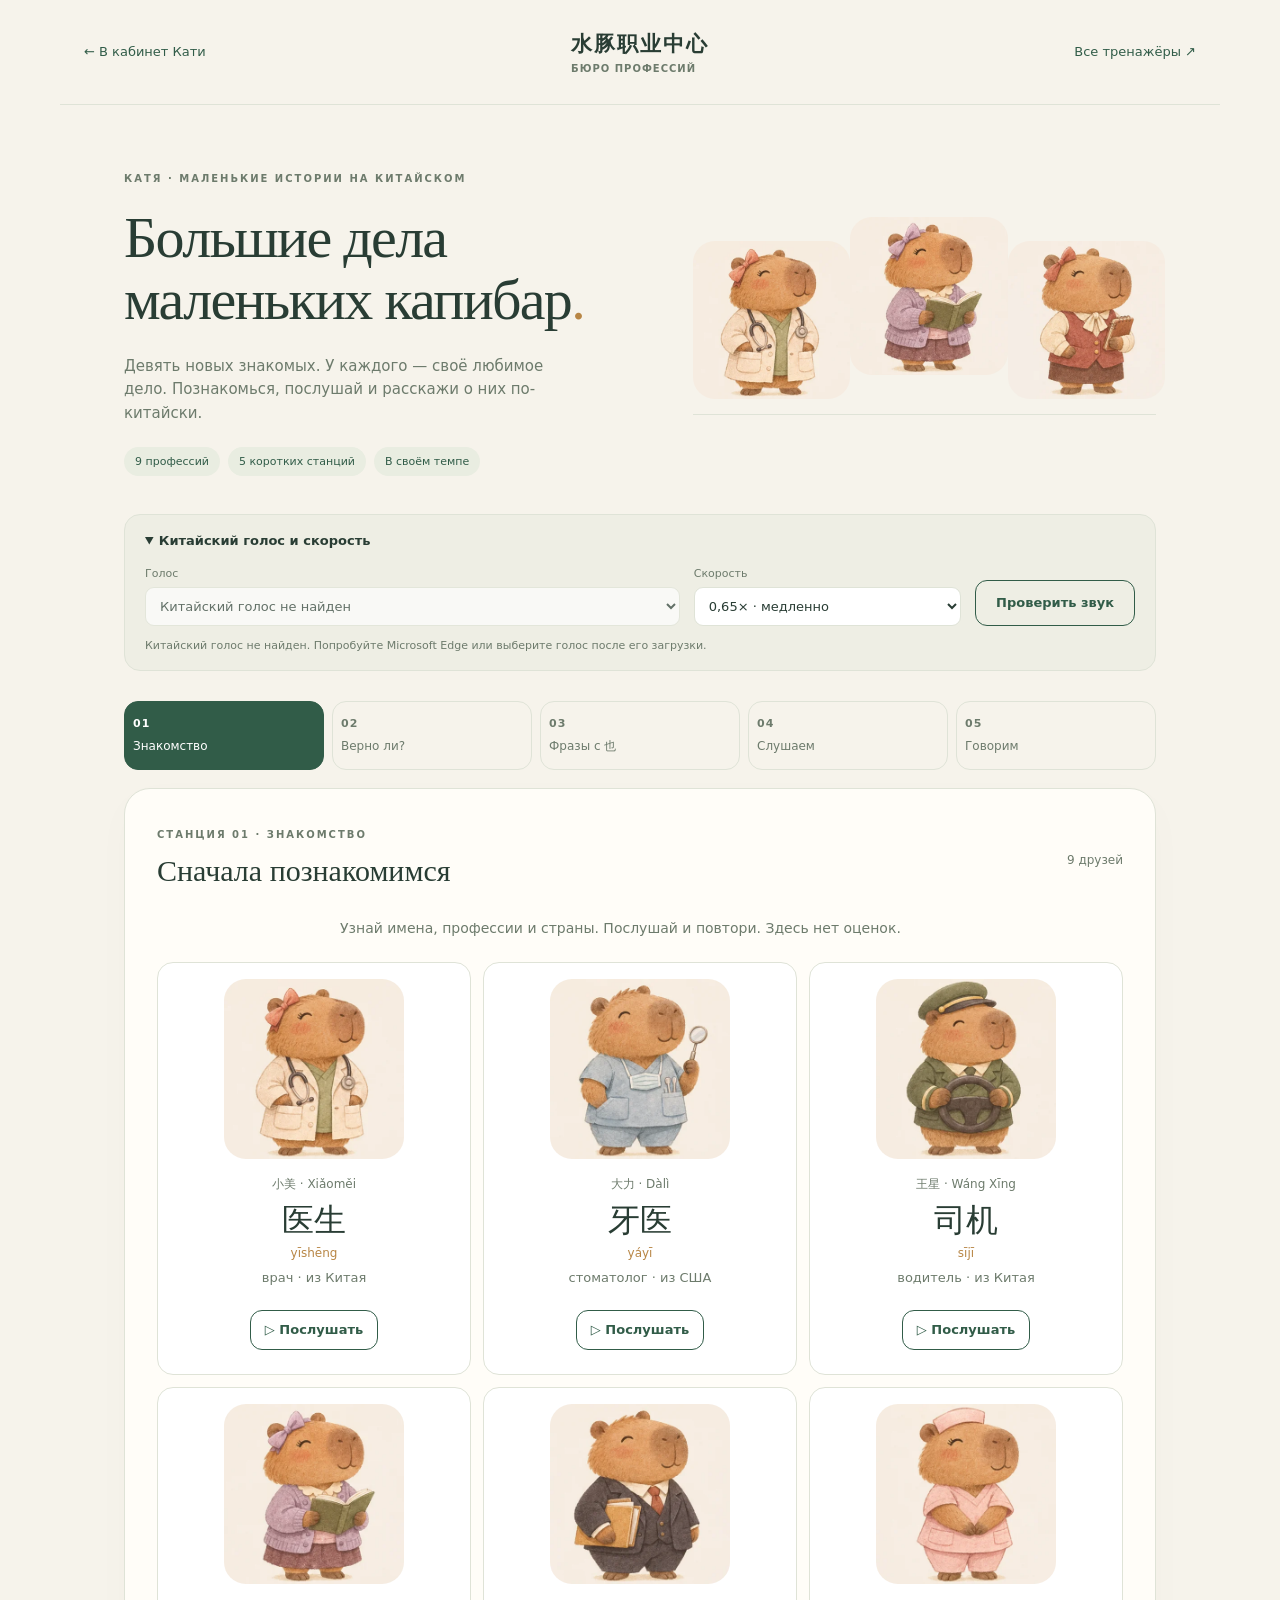
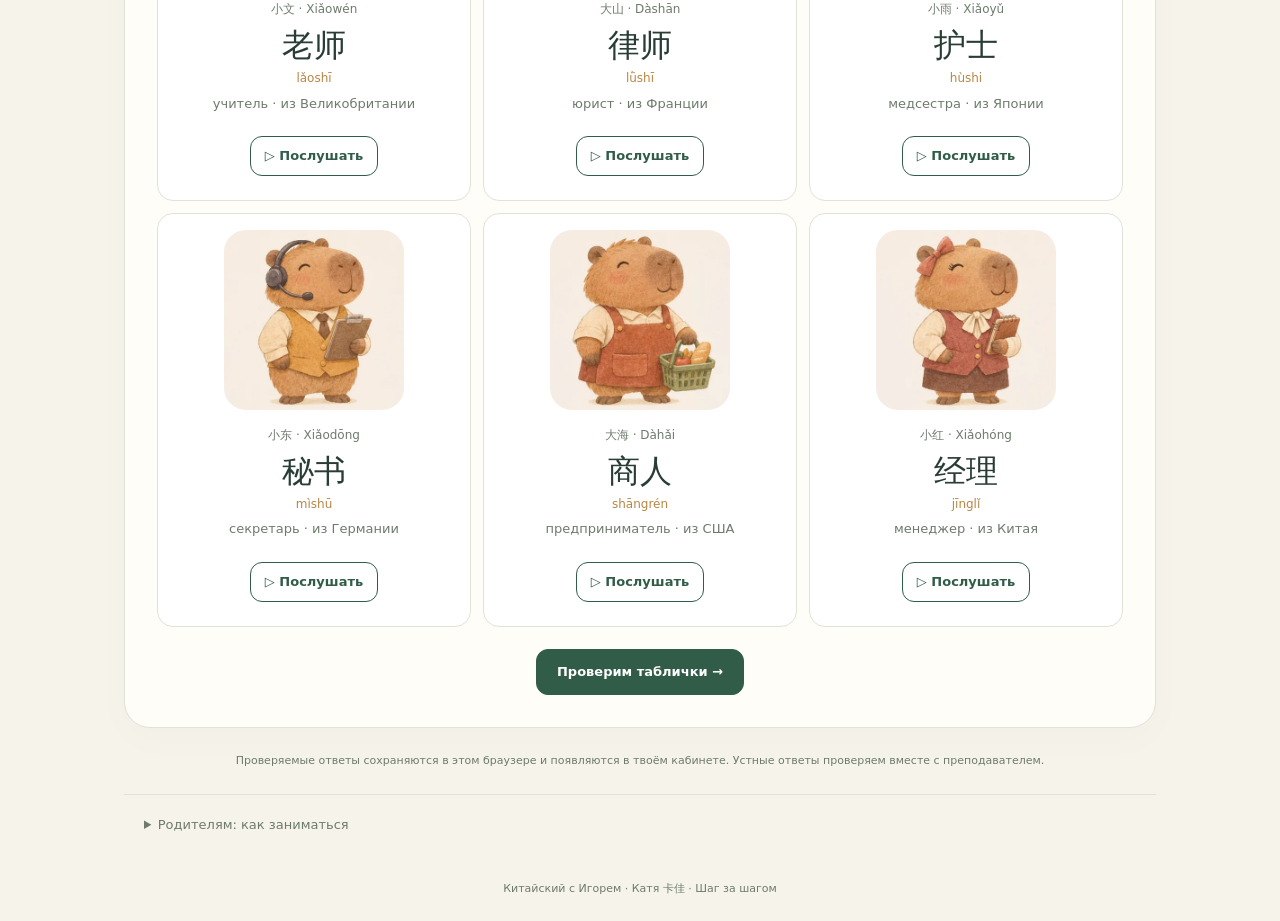
<file: capybara-jobs.html>
<!doctype html><html lang="ru"><head><meta charset="utf-8"><meta name="viewport" content="width=device-width,initial-scale=1"><meta name="theme-color" content="#f6f3eb"><title>Капибары · Бюро профессий Кати</title><link rel="stylesheet" href="capybara-jobs.css"></head><body>
<a class="skip" href="#stage">К заданию</a><header class="top"><a class="back" href="index.html">← В кабинет Кати</a><span class="brand" lang="zh-CN">水豚职业中心 <small>Бюро профессий</small></span><a href="trainer.html">Все тренажёры ↗</a></header>
<main><section class="intro"><div><span class="eyebrow">Катя · маленькие истории на китайском</span><h1>Большие дела<br>маленьких капибар<span>.</span></h1><p>Девять новых знакомых. У каждого — своё любимое дело. Познакомься, послушай и расскажи о них по-китайски.</p><div class="intro-tags"><span>9 профессий</span><span>5 коротких станций</span><span>В своём темпе</span></div></div><div class="hero-team" aria-label="Капибары врач, учитель и менеджер"><div class="portrait p0"></div><div class="portrait p3"></div><div class="portrait p8"></div></div></section>
<details class="sound" open><summary>Китайский голос и скорость</summary><div class="sound-controls"><label>Голос<select id="voice-choice"></select></label><label>Скорость<select id="voice-speed"><option value="0.65">0,65× · медленно</option><option value="0.7">0,70×</option></select></label><button class="secondary" id="voice-test">Проверить звук</button></div><p id="voice-status" role="status"></p></details>
<nav class="stations" id="stations" aria-label="Станции практики"></nav>
<section class="workspace" id="stage" tabindex="-1" aria-labelledby="stage-title"></section>
<p class="save-note" id="save-note">Проверяемые ответы сохраняются в этом браузере и появляются в твоём кабинете. Устные ответы проверяем вместе с преподавателем.</p>
<details class="parent-note"><summary>Родителям: как заниматься</summary><p>Начните со знакомства: послушайте профессии и посмотрите карточки. Затем выберите одну станцию на 3–5 минут. Для устной практики достаточно назвать имя, профессию и страну героя. Произношение автоматически не оценивается.</p><p>В аудировании варианты открываются после прослушивания. Если голоса нет, можно отдельно включить чтение — такой результат сохранится как чтение.</p></details></main><footer>Китайский с Игорем · Катя <span lang="zh-CN">卡佳</span> · Шаг за шагом</footer>
<script src="speech.js"></script><script src="capybara-data.js"></script><script src="capybara-jobs.js"></script></body></html>
</file>
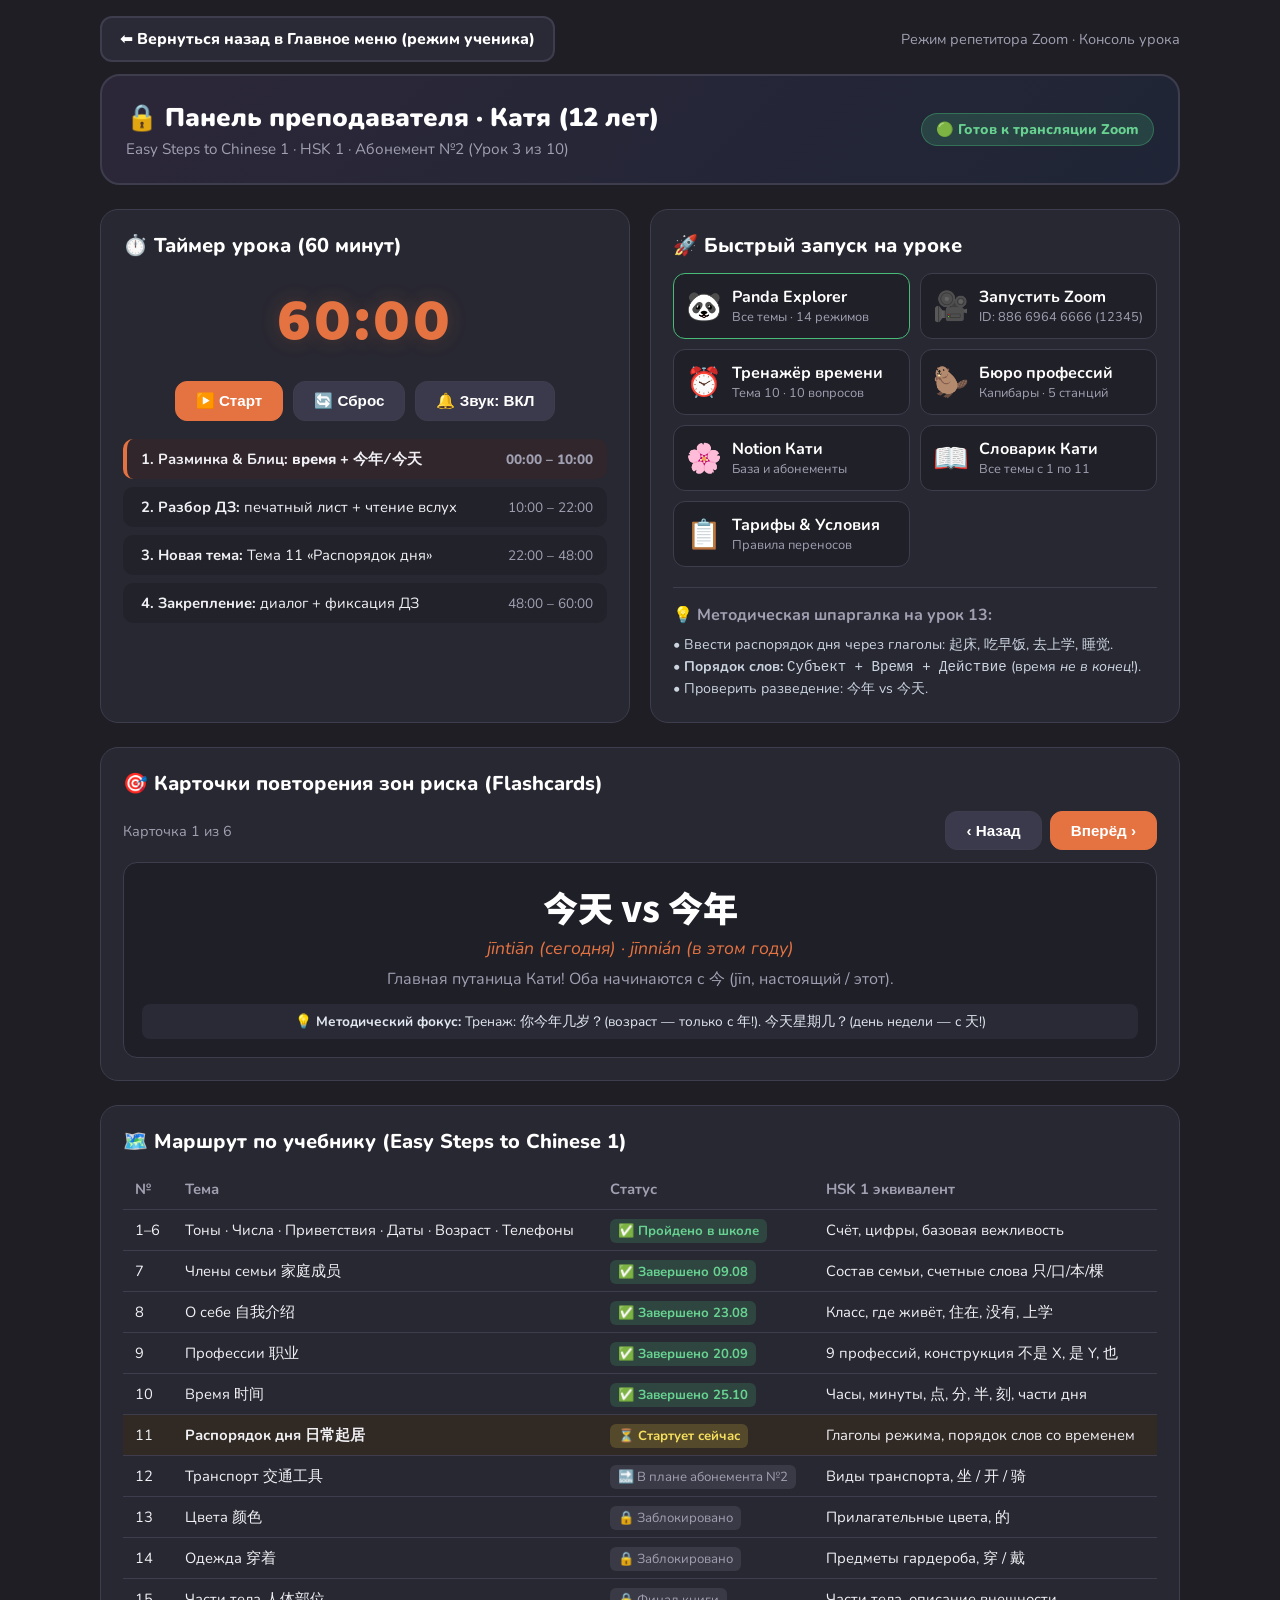
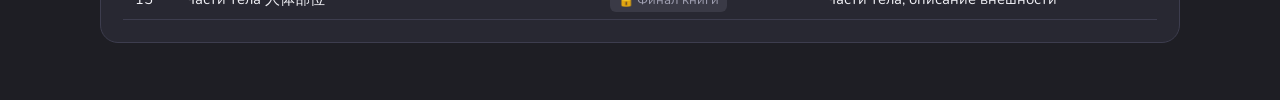
<file: console.html>
﻿<!DOCTYPE html>
<html lang="ru">
<head>
<meta charset="UTF-8">
<meta name="viewport" content="width=device-width, initial-scale=1.0">
<title>🔒 Панель преподавателя · Ученица Катя</title>
<link rel="preconnect" href="https://fonts.googleapis.com">
<link rel="preconnect" href="https://fonts.gstatic.com" crossorigin>
<link href="https://fonts.googleapis.com/css2?family=Baloo+2:wght@600;700;800&family=Noto+Sans+SC:wght@500;700;900&family=Nunito:wght@400;600;700;800;900&display=swap" rel="stylesheet">
<style>
  :root {
    --bg: #1e1e24;
    --card: #282832;
    --card-hover: #32323e;
    --border: #3d3d4e;
    --text: #f0f0f5;
    --text-muted: #a0a0b2;
    --accent: #e57342;
    --accent-hover: #f08354;
    --green: #48bb78;
    --yellow: #ecc94b;
    --blue: #4299e1;
    --purple: #9f7aea;
  }
  * { box-sizing: border-box; margin: 0; padding: 0; }
  body {
    background: var(--bg); color: var(--text);
    font-family: 'Nunito', system-ui, sans-serif;
    padding: 0 16px 60px; min-height: 100vh;
  }
  .zh { font-family: 'Noto Sans SC', sans-serif; }

  .top-nav {
    max-width: 1080px; margin: 16px auto 12px; display: flex; justify-content: space-between; align-items: center; flex-wrap: wrap; gap: 10px;
  }
  .back-btn {
    display: inline-flex; align-items: center; gap: 8px;
    background: #2a2a36; border: 2px solid var(--border); border-radius: 12px;
    padding: 10px 18px; font-weight: 800; font-size: 0.98rem; color: #fff;
    text-decoration: none; transition: all .15s;
  }
  .back-btn:hover { border-color: var(--accent); color: var(--accent-hover); transform: translateX(-2px); }

  .container { max-width: 1080px; margin: 0 auto; }

  .header {
    background: linear-gradient(135deg, #2c2738 0%, #1f2536 100%);
    border: 2px solid var(--border); border-radius: 20px;
    padding: 24px; margin-bottom: 24px; display: flex; justify-content: space-between; align-items: center; flex-wrap: wrap; gap: 16px;
  }
  .header h1 { font-size: 1.6rem; font-weight: 900; color: #fff; display: flex; align-items: center; gap: 10px; }
  .header p { color: var(--text-muted); font-size: 0.95rem; margin-top: 4px; }
  .status-pill {
    background: rgba(72, 187, 120, 0.2); color: #68d391; border: 1px solid rgba(72, 187, 120, 0.4);
    padding: 6px 14px; border-radius: 999px; font-weight: 800; font-size: 0.88rem;
  }

  .grid-2 { display: grid; grid-template-columns: 1fr 1fr; gap: 20px; margin-bottom: 24px; }
  @media(max-width: 860px) { .grid-2 { grid-template-columns: 1fr; } }

  .card {
    background: var(--card); border: 1px solid var(--border); border-radius: 18px;
    padding: 22px; position: relative;
  }
  .card h2 {
    font-size: 1.25rem; font-weight: 800; color: #fff; margin-bottom: 14px;
    display: flex; align-items: center; gap: 8px;
  }

  /* Timer Component */
  .timer-display {
    font-size: 3.8rem; font-weight: 900; text-align: center;
    font-family: 'Baloo 2', monospace; color: var(--accent); margin: 10px 0;
    letter-spacing: 0.05em; text-shadow: 0 0 20px rgba(229,115,66,.2);
  }
  .timer-controls { display: flex; gap: 10px; justify-content: center; margin-bottom: 18px; flex-wrap: wrap; }
  .t-btn {
    background: #3a3a4c; border: 1px solid var(--border); color: #fff;
    padding: 10px 20px; border-radius: 12px; font-weight: 700; font-size: 0.95rem; cursor: pointer;
    transition: all .15s;
  }
  .t-btn:hover { background: #45455a; }
  .t-btn.primary { background: var(--accent); border-color: var(--accent); }
  .t-btn.primary:hover { background: var(--accent-hover); }

  .phases-list { list-style: none; display: flex; flex-direction: column; gap: 8px; }
  .phase-item {
    display: flex; justify-content: space-between; align-items: center;
    padding: 10px 14px; background: #22222b; border-radius: 10px; font-size: 0.92rem;
    border-left: 4px solid transparent;
  }
  .phase-item.active { border-left-color: var(--accent); background: #30262b; font-weight: 800; }
  .phase-time { color: var(--text-muted); font-size: 0.85rem; }

  /* Quick Actions */
  .quick-links { display: grid; grid-template-columns: 1fr 1fr; gap: 10px; }
  .q-link {
    background: #202029; border: 1px solid var(--border); border-radius: 12px;
    padding: 12px; text-decoration: none; color: #fff; font-weight: 700; font-size: 0.92rem;
    display: flex; align-items: center; gap: 10px; transition: all .15s;
  }
  .q-link:hover { background: #2f2f3d; border-color: var(--accent); }
  .q-link b { display: block; font-size: 1rem; }
  .q-link span { display: block; color: var(--text-muted); font-size: 0.8rem; font-weight: 400; }

  /* Spaced repetition review card */
  .sr-card {
    background: #1f1f28; border: 1px solid var(--border); border-radius: 14px;
    padding: 18px; text-align: center; margin-top: 10px;
  }
  .sr-zh { font-size: 2.2rem; font-weight: 900; color: #fff; margin-bottom: 4px; }
  .sr-py { color: var(--accent); font-style: italic; font-size: 1.1rem; }
  .sr-ru { color: var(--text-muted); font-size: 1rem; margin: 8px 0 14px; }
  .sr-note { background: #2a2a36; padding: 8px 12px; border-radius: 8px; font-size: 0.85rem; color: #e2e8f0; }

  /* Curriculum table */
  .curr-table { width: 100%; border-collapse: collapse; margin-top: 10px; font-size: 0.92rem; }
  .curr-table th, .curr-table td { padding: 10px 12px; text-align: left; border-bottom: 1px solid var(--border); }
  .curr-table th { color: var(--text-muted); font-weight: 700; }
  .badge-done { background: rgba(72,187,120,.2); color: #68d391; padding: 3px 8px; border-radius: 6px; font-weight: 700; font-size: 0.82rem; }
  .badge-next { background: rgba(236,201,75,.2); color: #f6e05e; padding: 3px 8px; border-radius: 6px; font-weight: 700; font-size: 0.82rem; }
  .badge-lock { background: rgba(160,160,178,.15); color: #a0a0b2; padding: 3px 8px; border-radius: 6px; font-size: 0.82rem; }
</style>
</head>
<body>

<div class="top-nav">
  <a href="index.html" class="back-btn">⬅️ Вернуться назад в Главное меню (режим ученика)</a>
  <span style="color:var(--text-muted);font-size:0.9rem">Режим репетитора Zoom · Консоль урока</span>
</div>

<div class="container">
  <header class="header">
    <div>
      <h1>🔒 Панель преподавателя · Катя (12 лет)</h1>
      <p>Easy Steps to Chinese 1 · HSK 1 · Абонемент №2 (Урок 3 из 10)</p>
    </div>
    <div class="status-pill">🟢 Готов к трансляции Zoom</div>
  </header>

  <div class="grid-2">
    <!-- Timer & Phases -->
    <div class="card">
      <h2>⏱️ Таймер урока (60 минут)</h2>
      <div class="timer-display" id="timer">60:00</div>
      <div class="timer-controls">
        <button class="t-btn primary" id="btn-toggle">▶️ Старт</button>
        <button class="t-btn" id="btn-reset">🔄 Сброс</button>
        <button class="t-btn" id="btn-sound">🔔 Звук: ВКЛ</button>
      </div>

      <ul class="phases-list">
        <li class="phase-item active" id="p1">
          <span><b>1. Разминка & Блиц:</b> время + <code>今年/今天</code></span>
          <span class="phase-time">00:00 – 10:00</span>
        </li>
        <li class="phase-item" id="p2">
          <span><b>2. Разбор ДЗ:</b> печатный лист + чтение вслух</span>
          <span class="phase-time">10:00 – 22:00</span>
        </li>
        <li class="phase-item" id="p3">
          <span><b>3. Новая тема:</b> Тема 11 «Распорядок дня»</span>
          <span class="phase-time">22:00 – 48:00</span>
        </li>
        <li class="phase-item" id="p4">
          <span><b>4. Закрепление:</b> диалог + фиксация ДЗ</span>
          <span class="phase-time">48:00 – 60:00</span>
        </li>
      </ul>
    </div>

    <!-- Quick Tool Launchers & Links -->
    <div class="card">
      <h2>🚀 Быстрый запуск на уроке</h2>
      <div class="quick-links">
        <a href="trainer.html" class="q-link" style="border-color:#48bb78">
          <div style="font-size:1.8rem">🐼</div>
          <div>
            <b>Panda Explorer</b>
            <span>Все темы · 14 режимов</span>
          </div>
        </a>
        <a href="https://us05web.zoom.us/j/88669646666?pwd=g87qHdVP327JNggjW7Xb5o3mwyq18v.1" target="_blank" class="q-link">
          <div style="font-size:1.8rem">🎥</div>
          <div>
            <b>Запустить Zoom</b>
            <span>ID: 886 6964 6666 (12345)</span>
          </div>
        </a>
        <a href="time-trainer.html" class="q-link">
          <div style="font-size:1.8rem">⏰</div>
          <div>
            <b>Тренажёр времени</b>
            <span>Тема 10 · 10 вопросов</span>
          </div>
        </a>
        <a href="capybara-jobs.html" class="q-link">
          <div style="font-size:1.8rem">🦫</div>
          <div>
            <b>Бюро профессий</b>
            <span>Капибары · 5 станций</span>
          </div>
        </a>
        <a href="https://app.notion.com/p/39dee1a0b26881b69ebcfacb40d2b1fe" target="_blank" class="q-link">
          <div style="font-size:1.8rem">🌸</div>
          <div>
            <b>Notion Кати</b>
            <span>База и абонементы</span>
          </div>
        </a>
        <a href="https://app.notion.com/p/3a2ee1a0b26881a5b006c99d67cc9ce9" target="_blank" class="q-link">
          <div style="font-size:1.8rem">📖</div>
          <div>
            <b>Словарик Кати</b>
            <span>Все темы с 1 по 11</span>
          </div>
        </a>
        <a href="https://app.notion.com/p/a3c4ee6bddc948deac6bec65294ec334" target="_blank" class="q-link">
          <div style="font-size:1.8rem">📋</div>
          <div>
            <b>Тарифы & Условия</b>
            <span>Правила переносов</span>
          </div>
        </a>
      </div>

      <div style="margin-top:20px;padding-top:16px;border-top:1px solid var(--border)">
        <h3 style="font-size:1rem;color:var(--text-muted);margin-bottom:8px">💡 Методическая шпаргалка на урок 13:</h3>
        <p style="font-size:0.88rem;color:#cbd5e0;line-height:1.5">
          • Ввести распорядок дня через глаголы: <code>起床</code>, <code>吃早饭</code>, <code>去上学</code>, <code>睡觉</code>.<br>
          • <b>Порядок слов:</b> <code>Субъект + Время + Действие</code> (время <i>не в конец</i>!).<br>
          • Проверить разведение: <code>今年</code> vs <code>今天</code>.
        </p>
      </div>
    </div>
  </div>

  <!-- Spaced Repetition Tricky Flashcards -->
  <div class="card" style="margin-bottom:24px">
    <h2>🎯 Карточки повторения зон риска (Flashcards)</h2>
    <div style="display:flex;justify-content:space-between;align-items:center;margin-bottom:12px">
      <span style="font-size:0.9rem;color:var(--text-muted)" id="fc-count">Карточка 1 из 6</span>
      <div style="display:flex;gap:8px">
        <button class="t-btn" id="fc-prev">‹ Назад</button>
        <button class="t-btn primary" id="fc-next">Вперёд ›</button>
      </div>
    </div>

    <div class="sr-card" id="fc-box">
      <!-- Injected via JS -->
    </div>
  </div>

  <!-- Curriculum Table -->
  <div class="card">
    <h2>🗺️ Маршрут по учебнику (Easy Steps to Chinese 1)</h2>
    <table class="curr-table">
      <thead>
        <tr>
          <th>№</th>
          <th>Тема</th>
          <th>Статус</th>
          <th>HSK 1 эквивалент</th>
        </tr>
      </thead>
      <tbody>
        <tr>
          <td>1–6</td>
          <td>Тоны · Числа · Приветствия · Даты · Возраст · Телефоны</td>
          <td><span class="badge-done">✅ Пройдено в школе</span></td>
          <td>Счёт, цифры, базовая вежливость</td>
        </tr>
        <tr>
          <td>7</td>
          <td>Члены семьи 家庭成员</td>
          <td><span class="badge-done">✅ Завершено 09.08</span></td>
          <td>Состав семьи, счетные слова 只/口/本/棵</td>
        </tr>
        <tr>
          <td>8</td>
          <td>О себе 自我介绍</td>
          <td><span class="badge-done">✅ Завершено 23.08</span></td>
          <td>Класс, где живёт, 住在, 没有, 上学</td>
        </tr>
        <tr>
          <td>9</td>
          <td>Профессии 职业</td>
          <td><span class="badge-done">✅ Завершено 20.09</span></td>
          <td>9 профессий, конструкция 不是 X, 是 Y, 也</td>
        </tr>
        <tr>
          <td>10</td>
          <td>Время 时间</td>
          <td><span class="badge-done">✅ Завершено 25.10</span></td>
          <td>Часы, минуты, 点, 分, 半, 刻, части дня</td>
        </tr>
        <tr style="background:#302924">
          <td>11</td>
          <td><b>Распорядок дня 日常起居</b></td>
          <td><span class="badge-next">⏳ Стартует сейчас</span></td>
          <td>Глаголы режима, порядок слов со временем</td>
        </tr>
        <tr>
          <td>12</td>
          <td>Транспорт 交通工具</td>
          <td><span class="badge-lock">🔜 В плане абонемента №2</span></td>
          <td>Виды транспорта, 坐 / 开 / 骑</td>
        </tr>
        <tr>
          <td>13</td>
          <td>Цвета 颜色</td>
          <td><span class="badge-lock">🔒 Заблокировано</span></td>
          <td>Прилагательные цвета, 的</td>
        </tr>
        <tr>
          <td>14</td>
          <td>Одежда 穿着</td>
          <td><span class="badge-lock">🔒 Заблокировано</span></td>
          <td>Предметы гардероба, 穿 / 戴</td>
        </tr>
        <tr>
          <td>15</td>
          <td>Части тела 人体部位</td>
          <td><span class="badge-lock">🔒 Финал книги</span></td>
          <td>Части тела, описание внешности</td>
        </tr>
      </tbody>
    </table>
  </div>
</div>

<script>
// Timer Logic
var totalSec = 60 * 60;
var currentSec = totalSec;
var timerRunning = false;
var timerInterval = null;
var soundEnabled = true;

var timerDisplay = document.getElementById('timer');
var btnToggle = document.getElementById('btn-toggle');
var btnReset = document.getElementById('btn-reset');
var btnSound = document.getElementById('btn-sound');

function updateDisplay() {
  var m = Math.floor(currentSec / 60);
  var s = currentSec % 60;
  timerDisplay.textContent = (m < 10 ? '0' + m : m) + ':' + (s < 10 ? '0' + s : s);

  var elapsed = totalSec - currentSec;
  var minElapsed = elapsed / 60;

  var p1 = document.getElementById('p1');
  var p2 = document.getElementById('p2');
  var p3 = document.getElementById('p3');
  var p4 = document.getElementById('p4');

  [p1, p2, p3, p4].forEach(function(el){ el.classList.remove('active'); });

  if (minElapsed < 10) p1.classList.add('active');
  else if (minElapsed < 22) p2.classList.add('active');
  else if (minElapsed < 48) p3.classList.add('active');
  else p4.classList.add('active');
}

btnToggle.onclick = function() {
  if (timerRunning) {
    clearInterval(timerInterval);
    timerRunning = false;
    btnToggle.textContent = '▶️ Продолжить';
    btnToggle.classList.remove('primary');
  } else {
    timerRunning = true;
    btnToggle.textContent = '⏸️ Пауза';
    btnToggle.classList.add('primary');
    timerInterval = setInterval(function() {
      if (currentSec > 0) {
        currentSec--;
        updateDisplay();
      } else {
        clearInterval(timerInterval);
        timerRunning = false;
        btnToggle.textContent = '🏁 Урок завершён!';
      }
    }, 1000);
  }
};

btnReset.onclick = function() {
  clearInterval(timerInterval);
  timerRunning = false;
  currentSec = totalSec;
  btnToggle.textContent = '▶️ Старт';
  btnToggle.classList.add('primary');
  updateDisplay();
};

btnSound.onclick = function() {
  soundEnabled = !soundEnabled;
  btnSound.textContent = soundEnabled ? '🔔 Звук: ВКЛ' : '🔕 Звук: ВЫКЛ';
};

// Flashcards
var FLASHCARDS = [
  {
    zh: '今天 vs 今年',
    py: 'jīntiān (сегодня) · jīnnián (в этом году)',
    ru: 'Главная путаница Кати! Оба начинаются с 今 (jīn, настоящий / этот).',
    note: 'Тренаж: 你今年几岁？(возраст — только с 年!). 今天星期几？(день недели — с 天!)'
  },
  {
    zh: '点 vs 两',
    py: 'diǎn (час на часах) · liǎng (два перед сч. словом)',
    ru: 'Произношение: diǎn — строго «дьен» (не «дьян»!). «Два часа» — 两点 (не 二点!).',
    note: '«Ьян» произносится только когда в конце есть «g» (как в 两 liǎng).'
  },
  {
    zh: '分 vs 饭',
    py: 'fēn (1 тон — минута) · fàn (4 тон — еда / рис)',
    ru: 'Минута на часах: 七点十分. Еда: 吃饭 chī fàn.',
    note: 'Длительность: 分钟 fēnzhōng (пять минут = 五分钟).'
  },
  {
    zh: '不是 vs 不 vs 没有',
    py: 'bú shì (перед сущ.) · bù (перед глаг./прил.) · méiyǒu (нет/не имеет)',
    ru: '他不是老师。 他妈妈不工作。 他没有兄弟姐妹。',
    note: 'Катя иногда ставит 不是 перед глаголами — мягко поправляем.'
  },
  {
    zh: '日常起居 (Распорядок дня)',
    py: 'qǐchuáng (вставать) · shuìjiào (спать) · chī zǎofàn (завтракать)',
    ru: 'Ключевые глаголы новой темы 11.',
    note: 'Грамматика: 我早上七点半起床。 Время идёт ДО глагола!'
  },
  {
    zh: '独生女 · 秘书',
    py: 'dúshēngnǚ (единственная дочь) · mìshū (секретарь)',
    ru: 'Слова, которые забывались на прошлых уроках.',
    note: '独 (один) + 生 (рождённый) + 女 (дочь). 秘 (секрет) + 书 (книга).'
  }
];

var fcIdx = 0;
function renderFc() {
  var it = FLASHCARDS[fcIdx];
  document.getElementById('fc-count').textContent = 'Карточка ' + (fcIdx + 1) + ' из ' + FLASHCARDS.length;
  document.getElementById('fc-box').innerHTML = ''
    + '<div class="sr-zh zh">' + it.zh + '</div>'
    + '<div class="sr-py">' + it.py + '</div>'
    + '<div class="sr-ru">' + it.ru + '</div>'
    + '<div class="sr-note">💡 <b>Методический фокус:</b> ' + it.note + '</div>';
}

document.getElementById('fc-prev').onclick = function() {
  if (fcIdx > 0) { fcIdx--; renderFc(); }
};
document.getElementById('fc-next').onclick = function() {
  if (fcIdx < FLASHCARDS.length - 1) { fcIdx++; renderFc(); }
};

renderFc();
updateDisplay();
</script>
</body>
</html>
</file>
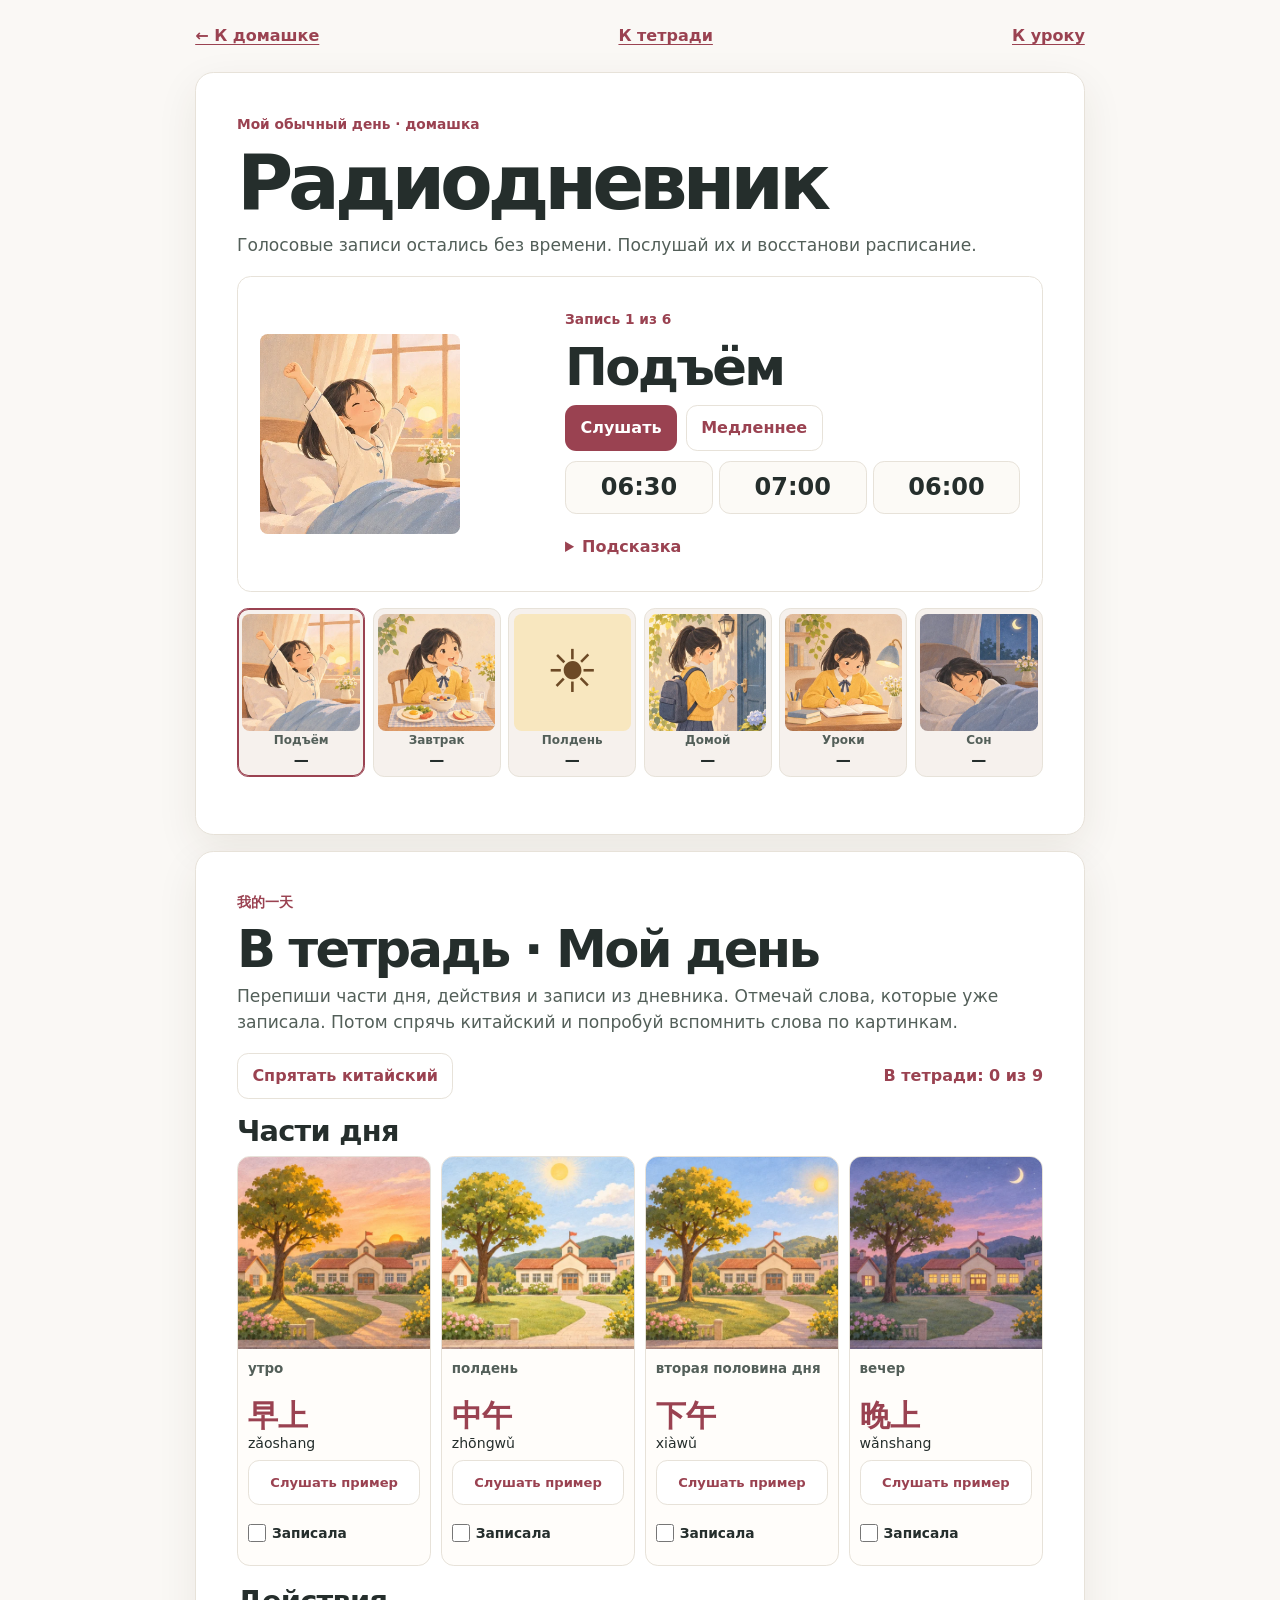
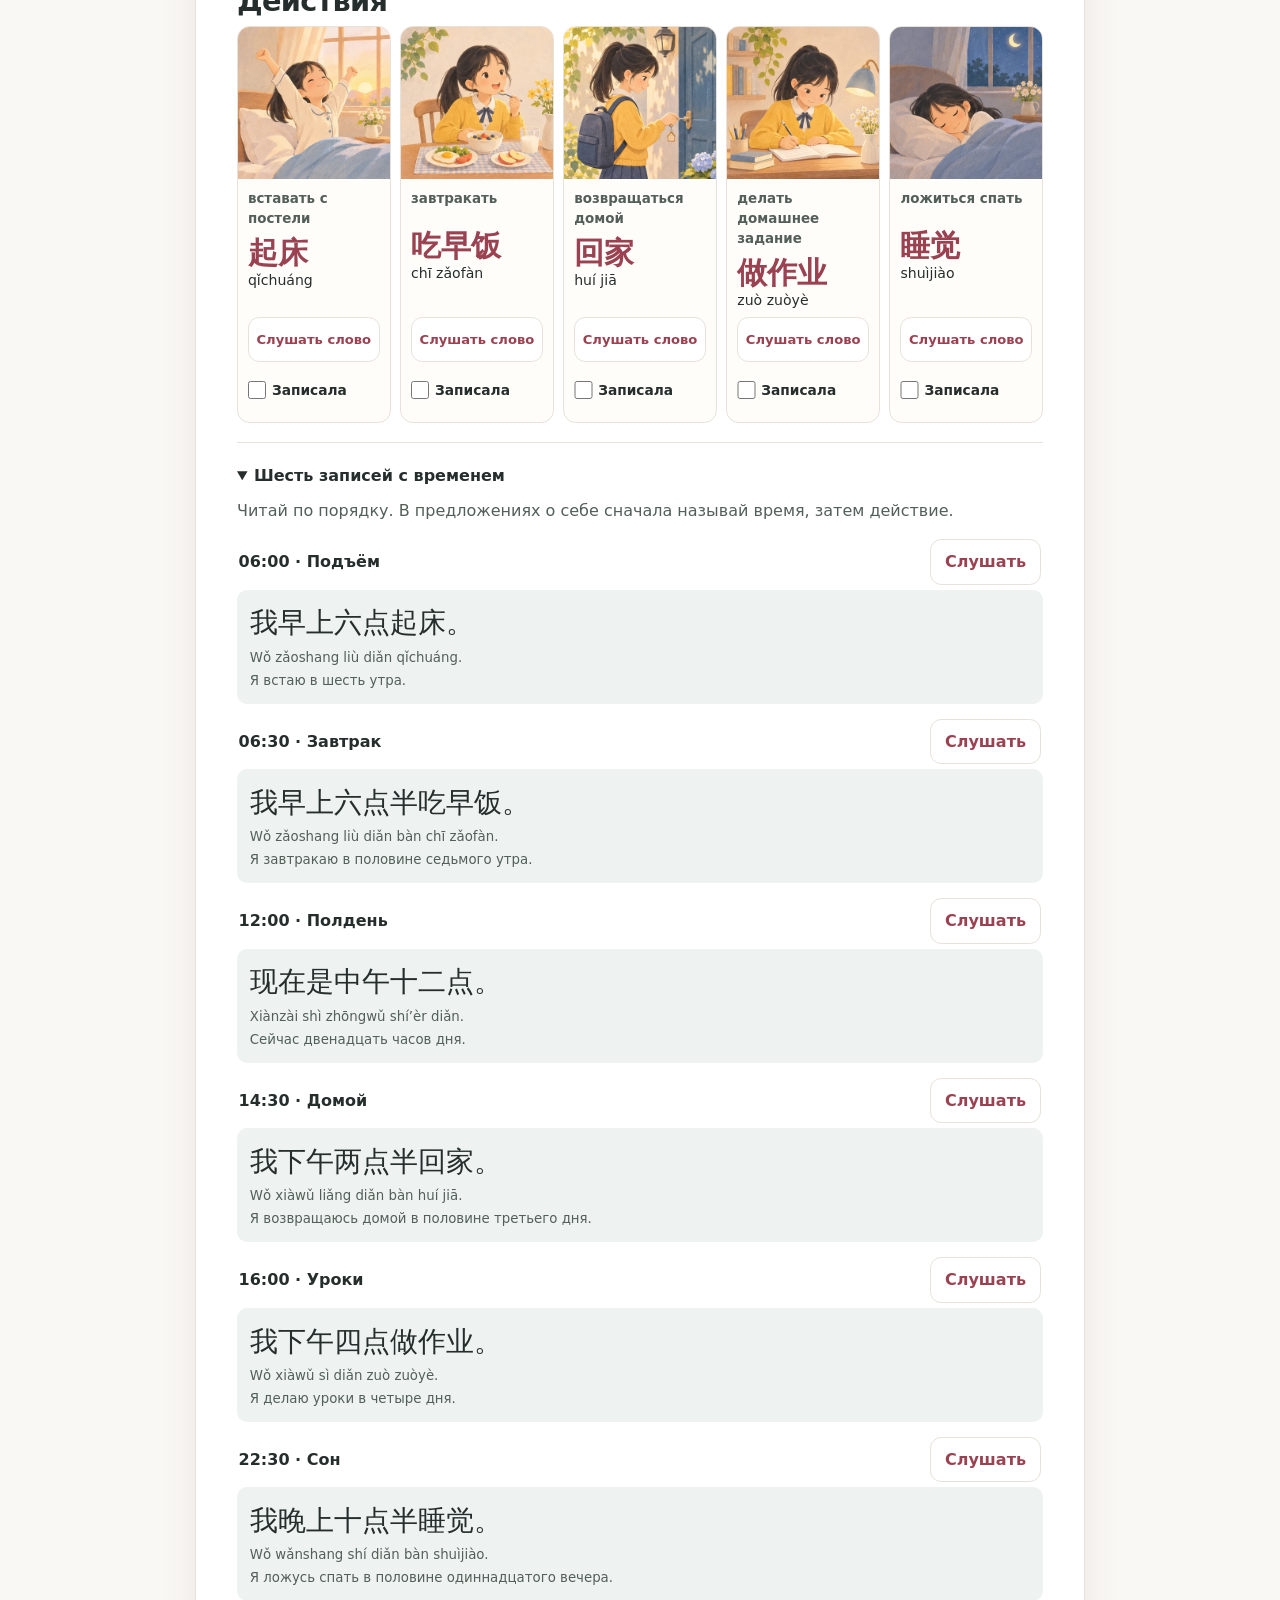
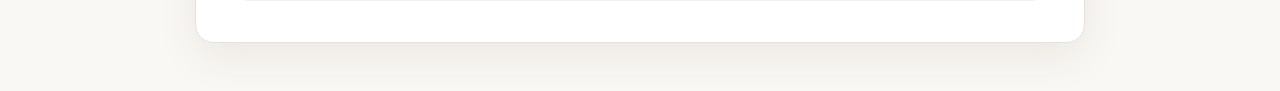
<file: homework-daily-routine.html>
<!doctype html>
<html lang="ru">
<head>
  <meta charset="utf-8">
  <meta name="viewport" content="width=device-width, initial-scale=1">
  <meta name="theme-color" content="#a24450">
  <title>Радиодневник · Домашка Кати</title>
  <link rel="stylesheet" href="lessons/lesson-studio-v2.css">
  <link rel="stylesheet" href="homework-daily-routine.css?v=notebook">
  <script type="module" src="homework-daily-routine.js?v=notebook"></script>
</head>
<body style="--accent:#9a4251">
  <main>
    <nav class="top" aria-label="Домашнее задание">
      <a href="index.html#homework">← К домашке</a>
      <a href="#notebook">К тетради</a>
      <a href="lessons/2026-11-22-daily-routine.html">К уроку</a>
    </nav>
    <section id="daily-game" aria-label="Радиодневник">
      <noscript>Включи JavaScript, чтобы восстановить дневник.</noscript>
    </section>
    <section id="notebook" class="sheet notebook" aria-labelledby="notebook-title">
      <header class="sheet-header">
        <p class="eyebrow" lang="zh">我的一天</p>
        <h2 id="notebook-title">В тетрадь · Мой день</h2>
        <p>Перепиши части дня, действия и записи из дневника. Отмечай слова, которые уже записала. Потом спрячь китайский и попробуй вспомнить слова по картинкам.</p>
      </header>
      <div class="actions notebook-tools">
        <button class="btn secondary" id="notebook-recall" type="button" aria-pressed="false" hidden>Спрятать китайский</button>
        <p id="notebook-count" role="status"></p>
      </div>
      <div id="notebook-words"></div>
      <p id="notebook-audio" class="status" role="status"></p>
      <details class="notebook-lines" open>
        <summary>Шесть записей с временем</summary>
        <p>Читай по порядку. В предложениях о себе сначала называй время, затем действие.</p>
        <ol id="notebook-recordings"></ol>
      </details>
    </section>
  </main>
</body>
</html>
</file>
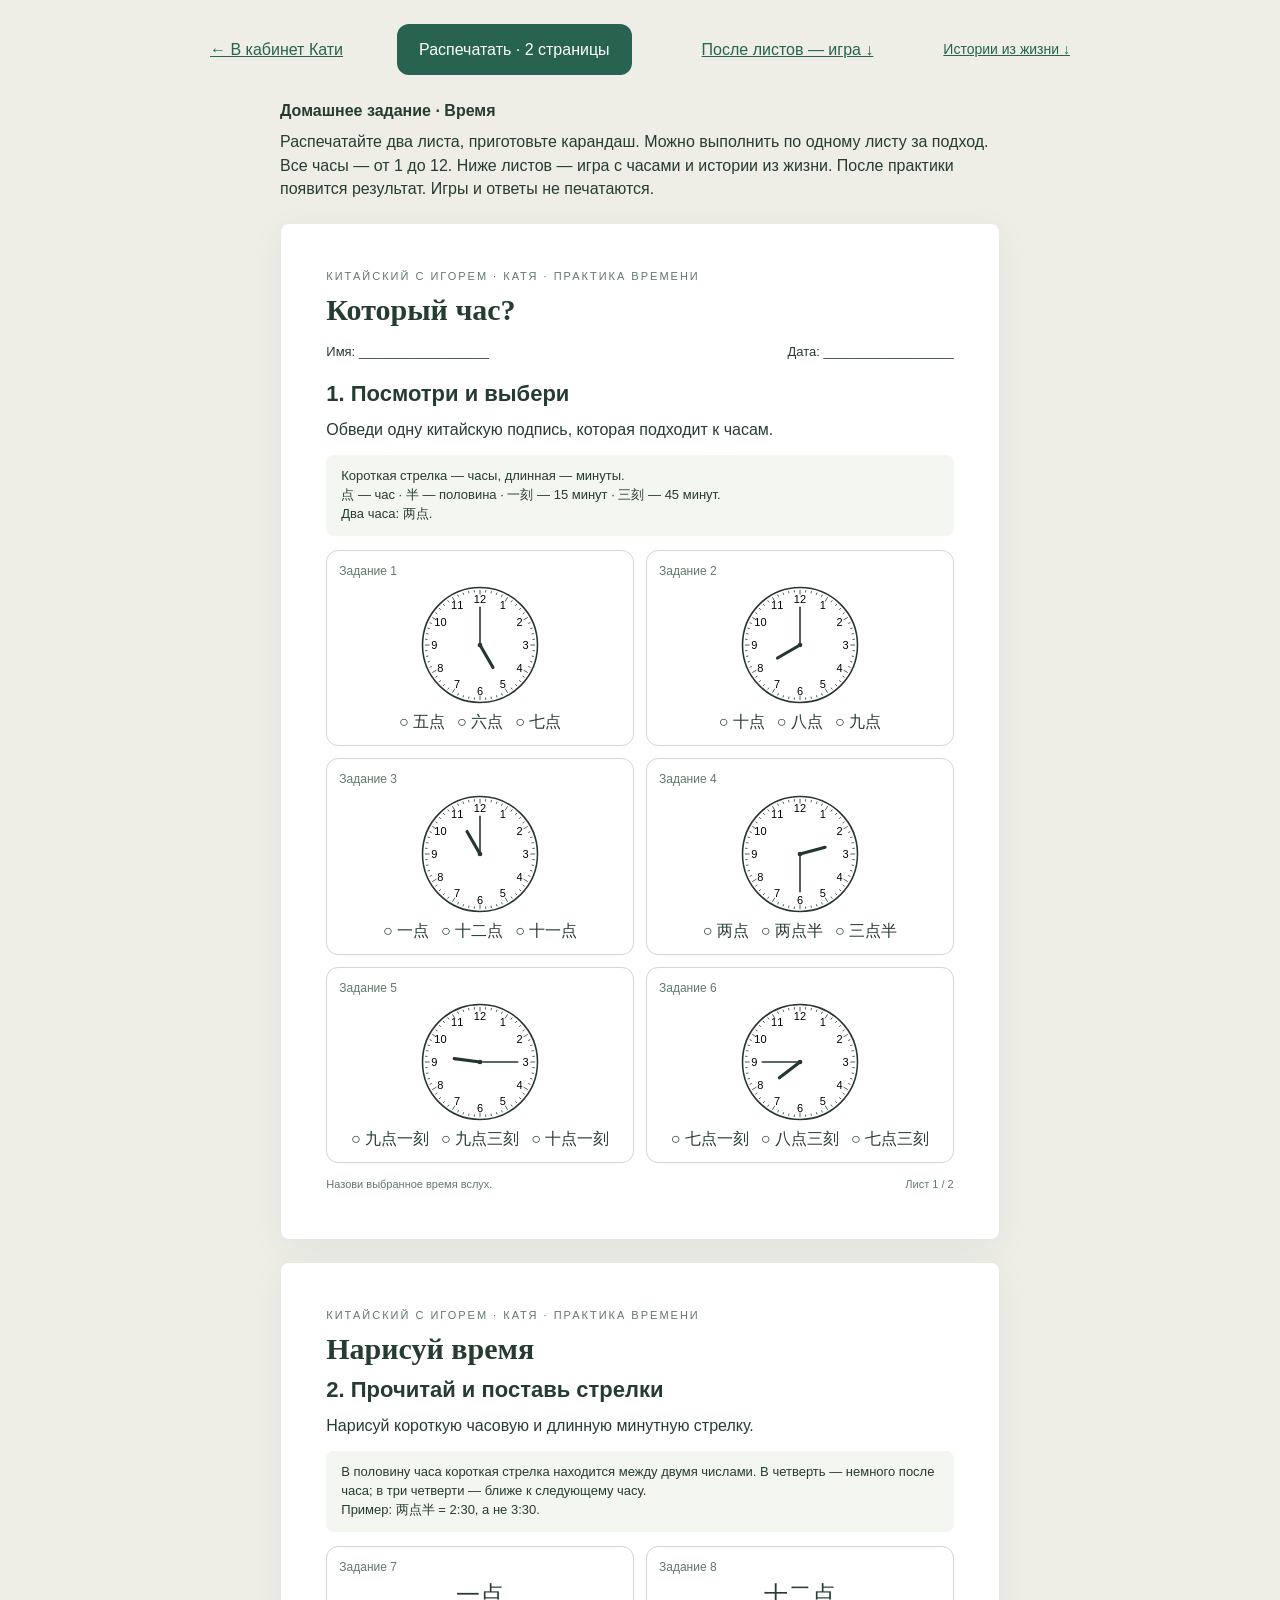
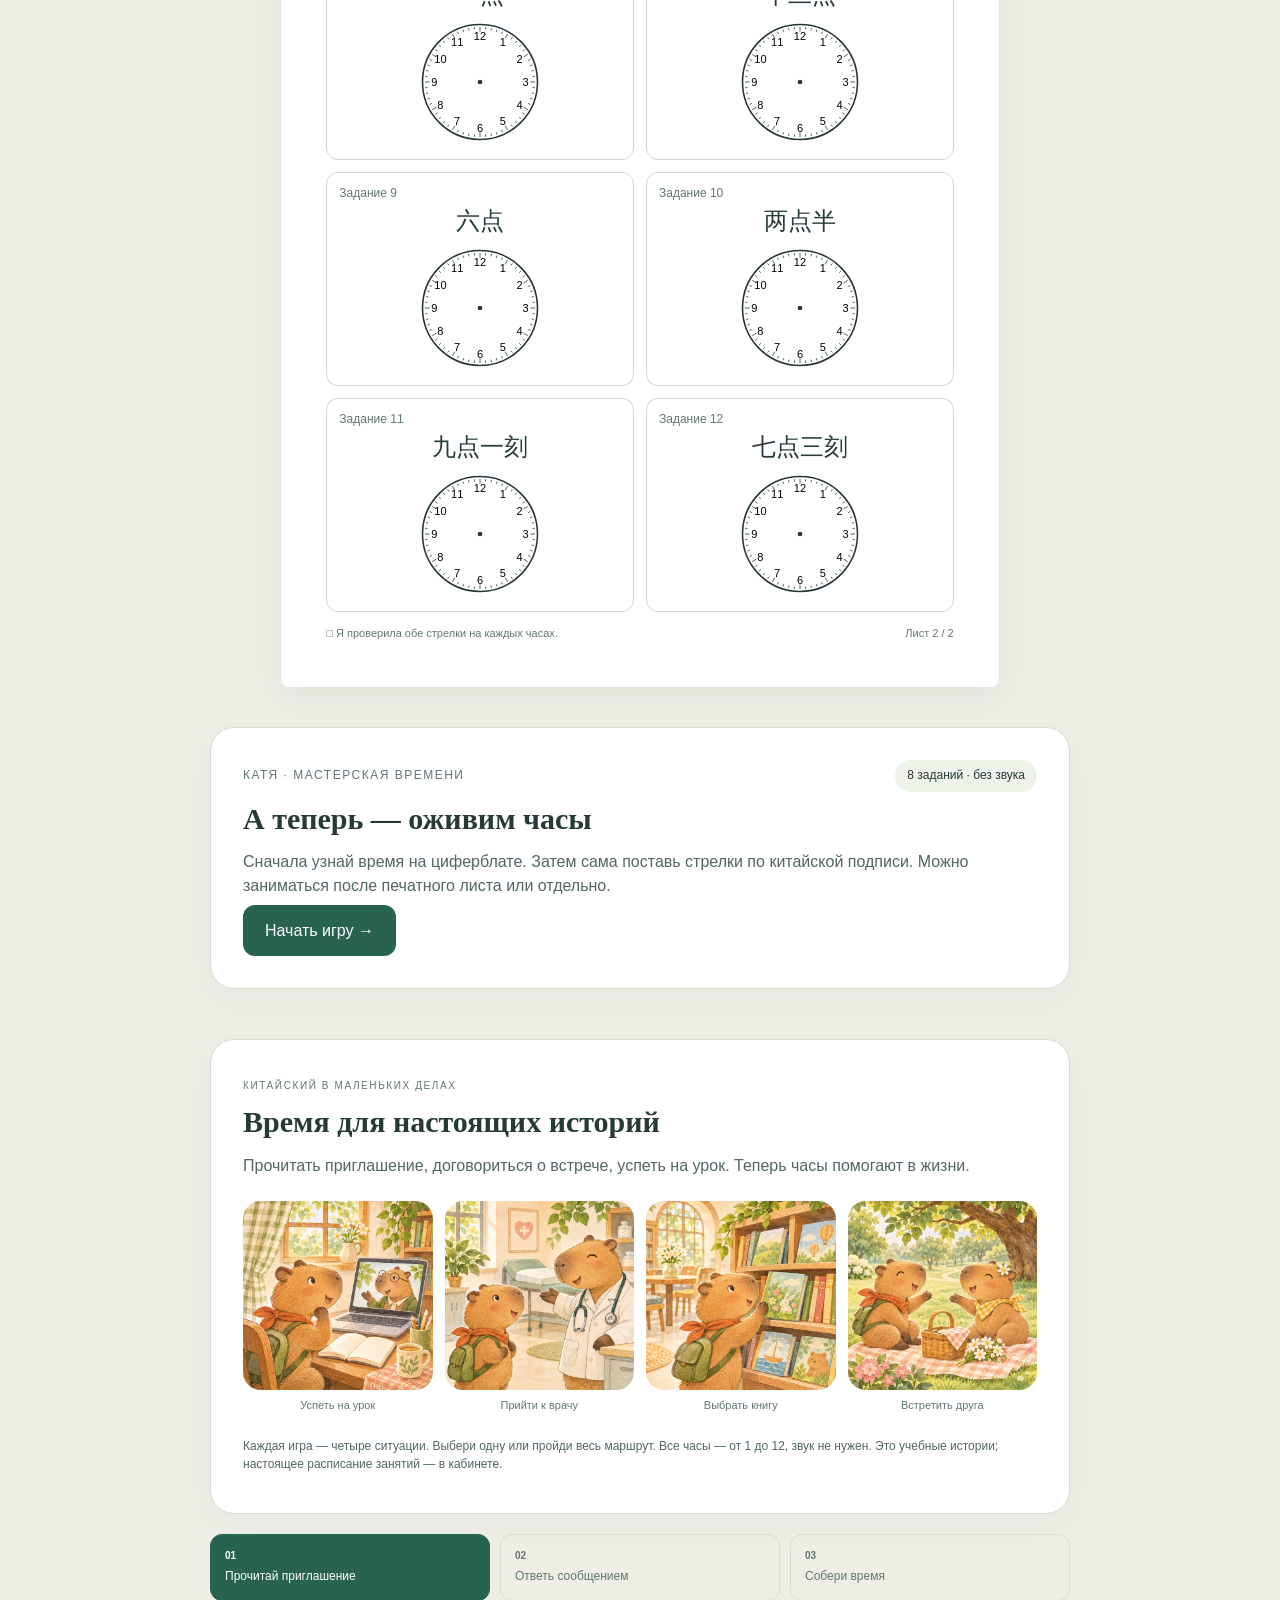
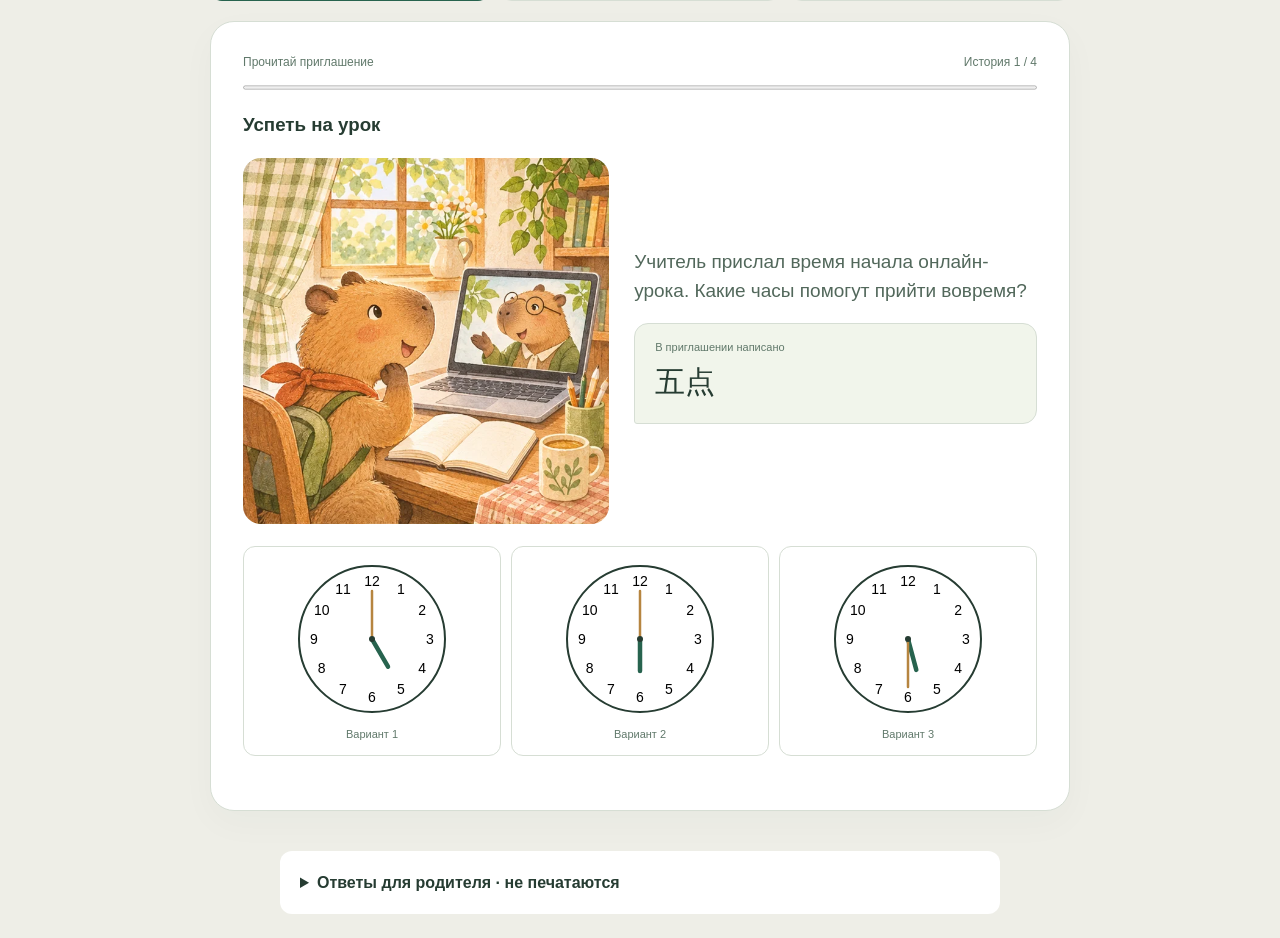
<file: homework-time.html>
<!doctype html><html lang="ru"><head><meta charset="utf-8"><meta name="viewport" content="width=device-width,initial-scale=1"><title>Катя · Домашнее задание «Время»</title><style>
*{box-sizing:border-box}body{margin:0;background:#eeeee7;color:#263c32;font-family:Arial,"Microsoft YaHei",sans-serif;line-height:1.45}.toolbar{max-width:900px;margin:24px auto;padding:0 20px;display:flex;align-items:center;justify-content:space-between;gap:16px}a{color:#27634e}button{font:inherit;background:#27634e;color:white;border:0;border-radius:12px;padding:14px 22px;cursor:pointer}.intro{max-width:760px;margin:16px auto;padding:0 20px}.sheet{width:190mm;max-width:calc(100% - 24px);margin:24px auto;background:white;padding:12mm;border-radius:8px;box-shadow:0 8px 35px #263c3210}.eyebrow{font-size:11px;text-transform:uppercase;letter-spacing:2px;color:#61796b}h1{font: bold 30px Georgia,serif;margin:8px 0}h2{font-size:22px;margin:8px 0}.name{display:flex;justify-content:space-between;font-size:13px;margin:16px 0}.hint{background:#f4f6f0;padding:12px 15px;border-radius:8px;font-size:13px;margin:14px 0}.grid{display:grid;grid-template-columns:1fr 1fr;gap:12px}.exercise{border:1px solid #cfd7ce;border-radius:12px;padding:12px;text-align:center;break-inside:avoid}.num{display:block;text-align:left;font-size:12px;color:#61796b}.clock{width:126px;height:126px;display:block;margin:2px auto;color:#24372e}.options{display:flex;justify-content:center;flex-wrap:wrap;gap:6px 12px;font-size:16px}.options span{white-space:nowrap}.prompt{font-size:24px;margin:2px 0 6px}.footer{font-size:11px;margin-top:14px;color:#61796b;display:flex;justify-content:space-between}details{max-width:720px;margin:24px auto;padding:20px;background:white;border-radius:12px}summary{cursor:pointer;font-weight:bold}.answer-row{padding:5px 0}p{margin:8px 0}@media(max-width:540px){.sheet{padding:20px}.grid{gap:8px}.exercise{padding:8px}.clock{width:110px;height:110px}.options{font-size:14px}.toolbar{flex-wrap:wrap}.name{display:block}h1{font-size:26px}}
@page{size:A4 portrait;margin:10mm}@media print{body{background:white;color:#000}.toolbar,.intro,details{display:none!important}.sheet{width:190mm;max-width:none;margin:0;padding:8mm;border-radius:0;box-shadow:none;break-after:page}.sheet:last-of-type{break-after:auto}.grid{gap:4mm}.exercise{padding:3mm;border-color:#999}.clock{width:34mm;height:34mm;color:#000}.hint{background:white;border:1px solid #aaa}.eyebrow,.num,.footer{color:#444}h1{font-size:26px}h2{font-size:22px}}
</style><link rel="stylesheet" href="homework-time.css"><link rel="stylesheet" href="time-stories.css"></head><body><nav class="toolbar"><a href="index.html#homework">← В кабинет Кати</a><button type="button" onclick="window.print()">Распечатать · 2 страницы</button><a class="print-link" href="#time-game">После листов — игра ↓</a><a class="print-link" href="#life-stories">Истории из жизни ↓</a></nav><div class="intro"><b>Домашнее задание · Время</b><p>Распечатайте два листа, приготовьте карандаш. Можно выполнить по одному листу за подход. Все часы — от 1 до 12. Ниже листов — игра с часами и истории из жизни. После практики появится результат. Игры и ответы не печатаются.</p></div><main id="print-sheet">
<section class="sheet"><div class="eyebrow">Китайский с Игорем · Катя · Практика времени</div><h1>Который час?</h1><div class="name"><span>Имя: __________________</span><span>Дата: __________________</span></div><h2>1. Посмотри и выбери</h2><p>Обведи одну китайскую подпись, которая подходит к часам.</p><div class="hint">Короткая стрелка — часы, длинная — минуты.<br><span lang="zh-CN">点</span> — час · <span lang="zh-CN">半</span> — половина · <span lang="zh-CN">一刻</span> — 15 минут · <span lang="zh-CN">三刻</span> — 45 минут.<br>Два часа: <span lang="zh-CN">两点</span>.</div><div class="grid"><article class="exercise"><span class="num">Задание 1</span><svg class="clock" viewBox="0 0 160 160" role="img" aria-label="Часы 5:00"><circle cx="80" cy="80" r="73" fill="white" stroke="currentColor" stroke-width="2"/><text x="109.00" y="29.77" dy=".35em" text-anchor="middle" font-size="14">1</text><text x="130.23" y="51.00" dy=".35em" text-anchor="middle" font-size="14">2</text><text x="138.00" y="80.00" dy=".35em" text-anchor="middle" font-size="14">3</text><text x="130.23" y="109.00" dy=".35em" text-anchor="middle" font-size="14">4</text><text x="109.00" y="130.23" dy=".35em" text-anchor="middle" font-size="14">5</text><text x="80.00" y="138.00" dy=".35em" text-anchor="middle" font-size="14">6</text><text x="51.00" y="130.23" dy=".35em" text-anchor="middle" font-size="14">7</text><text x="29.77" y="109.00" dy=".35em" text-anchor="middle" font-size="14">8</text><text x="22.00" y="80.00" dy=".35em" text-anchor="middle" font-size="14">9</text><text x="29.77" y="51.00" dy=".35em" text-anchor="middle" font-size="14">10</text><text x="51.00" y="29.77" dy=".35em" text-anchor="middle" font-size="14">11</text><text x="80.00" y="22.00" dy=".35em" text-anchor="middle" font-size="14">12</text><path d="M80.00 16.00L80.00 10.00" stroke="currentColor"/><path d="M87.00 13.37L87.32 10.38" stroke="currentColor"/><path d="M93.93 14.46L94.55 11.53" stroke="currentColor"/><path d="M100.70 16.28L101.63 13.43" stroke="currentColor"/><path d="M107.25 18.79L108.47 16.05" stroke="currentColor"/><path d="M112.00 24.57L115.00 19.38" stroke="currentColor"/><path d="M119.38 25.80L121.14 23.37" stroke="currentColor"/><path d="M124.83 30.21L126.84 27.98" stroke="currentColor"/><path d="M129.79 35.17L132.02 33.16" stroke="currentColor"/><path d="M134.20 40.62L136.63 38.86" stroke="currentColor"/><path d="M135.43 48.00L140.62 45.00" stroke="currentColor"/><path d="M141.21 52.75L143.95 51.53" stroke="currentColor"/><path d="M143.72 59.30L146.57 58.37" stroke="currentColor"/><path d="M145.54 66.07L148.47 65.45" stroke="currentColor"/><path d="M146.63 73.00L149.62 72.68" stroke="currentColor"/><path d="M144.00 80.00L150.00 80.00" stroke="currentColor"/><path d="M146.63 87.00L149.62 87.32" stroke="currentColor"/><path d="M145.54 93.93L148.47 94.55" stroke="currentColor"/><path d="M143.72 100.70L146.57 101.63" stroke="currentColor"/><path d="M141.21 107.25L143.95 108.47" stroke="currentColor"/><path d="M135.43 112.00L140.62 115.00" stroke="currentColor"/><path d="M134.20 119.38L136.63 121.14" stroke="currentColor"/><path d="M129.79 124.83L132.02 126.84" stroke="currentColor"/><path d="M124.83 129.79L126.84 132.02" stroke="currentColor"/><path d="M119.38 134.20L121.14 136.63" stroke="currentColor"/><path d="M112.00 135.43L115.00 140.62" stroke="currentColor"/><path d="M107.25 141.21L108.47 143.95" stroke="currentColor"/><path d="M100.70 143.72L101.63 146.57" stroke="currentColor"/><path d="M93.93 145.54L94.55 148.47" stroke="currentColor"/><path d="M87.00 146.63L87.32 149.62" stroke="currentColor"/><path d="M80.00 144.00L80.00 150.00" stroke="currentColor"/><path d="M73.00 146.63L72.68 149.62" stroke="currentColor"/><path d="M66.07 145.54L65.45 148.47" stroke="currentColor"/><path d="M59.30 143.72L58.37 146.57" stroke="currentColor"/><path d="M52.75 141.21L51.53 143.95" stroke="currentColor"/><path d="M48.00 135.43L45.00 140.62" stroke="currentColor"/><path d="M40.62 134.20L38.86 136.63" stroke="currentColor"/><path d="M35.17 129.79L33.16 132.02" stroke="currentColor"/><path d="M30.21 124.83L27.98 126.84" stroke="currentColor"/><path d="M25.80 119.38L23.37 121.14" stroke="currentColor"/><path d="M24.57 112.00L19.38 115.00" stroke="currentColor"/><path d="M18.79 107.25L16.05 108.47" stroke="currentColor"/><path d="M16.28 100.70L13.43 101.63" stroke="currentColor"/><path d="M14.46 93.93L11.53 94.55" stroke="currentColor"/><path d="M13.37 87.00L10.38 87.32" stroke="currentColor"/><path d="M16.00 80.00L10.00 80.00" stroke="currentColor"/><path d="M13.37 73.00L10.38 72.68" stroke="currentColor"/><path d="M14.46 66.07L11.53 65.45" stroke="currentColor"/><path d="M16.28 59.30L13.43 58.37" stroke="currentColor"/><path d="M18.79 52.75L16.05 51.53" stroke="currentColor"/><path d="M24.57 48.00L19.38 45.00" stroke="currentColor"/><path d="M25.80 40.62L23.37 38.86" stroke="currentColor"/><path d="M30.21 35.17L27.98 33.16" stroke="currentColor"/><path d="M35.17 30.21L33.16 27.98" stroke="currentColor"/><path d="M40.62 25.80L38.86 23.37" stroke="currentColor"/><path d="M48.00 24.57L45.00 19.38" stroke="currentColor"/><path d="M52.75 18.79L51.53 16.05" stroke="currentColor"/><path d="M59.30 16.28L58.37 13.43" stroke="currentColor"/><path d="M66.07 14.46L65.45 11.53" stroke="currentColor"/><path d="M73.00 13.37L72.68 10.38" stroke="currentColor"/><path d="M80 80L96.50 108.58" stroke="currentColor" stroke-width="4" stroke-linecap="round"/><path d="M80 80L80.00 32.00" stroke="currentColor" stroke-width="2" stroke-linecap="round"/><circle cx="80" cy="80" r="3" fill="currentColor"/></svg><div class="options" lang="zh-CN"><span>○ 五点</span><span>○ 六点</span><span>○ 七点</span></div></article><article class="exercise"><span class="num">Задание 2</span><svg class="clock" viewBox="0 0 160 160" role="img" aria-label="Часы 8:00"><circle cx="80" cy="80" r="73" fill="white" stroke="currentColor" stroke-width="2"/><text x="109.00" y="29.77" dy=".35em" text-anchor="middle" font-size="14">1</text><text x="130.23" y="51.00" dy=".35em" text-anchor="middle" font-size="14">2</text><text x="138.00" y="80.00" dy=".35em" text-anchor="middle" font-size="14">3</text><text x="130.23" y="109.00" dy=".35em" text-anchor="middle" font-size="14">4</text><text x="109.00" y="130.23" dy=".35em" text-anchor="middle" font-size="14">5</text><text x="80.00" y="138.00" dy=".35em" text-anchor="middle" font-size="14">6</text><text x="51.00" y="130.23" dy=".35em" text-anchor="middle" font-size="14">7</text><text x="29.77" y="109.00" dy=".35em" text-anchor="middle" font-size="14">8</text><text x="22.00" y="80.00" dy=".35em" text-anchor="middle" font-size="14">9</text><text x="29.77" y="51.00" dy=".35em" text-anchor="middle" font-size="14">10</text><text x="51.00" y="29.77" dy=".35em" text-anchor="middle" font-size="14">11</text><text x="80.00" y="22.00" dy=".35em" text-anchor="middle" font-size="14">12</text><path d="M80.00 16.00L80.00 10.00" stroke="currentColor"/><path d="M87.00 13.37L87.32 10.38" stroke="currentColor"/><path d="M93.93 14.46L94.55 11.53" stroke="currentColor"/><path d="M100.70 16.28L101.63 13.43" stroke="currentColor"/><path d="M107.25 18.79L108.47 16.05" stroke="currentColor"/><path d="M112.00 24.57L115.00 19.38" stroke="currentColor"/><path d="M119.38 25.80L121.14 23.37" stroke="currentColor"/><path d="M124.83 30.21L126.84 27.98" stroke="currentColor"/><path d="M129.79 35.17L132.02 33.16" stroke="currentColor"/><path d="M134.20 40.62L136.63 38.86" stroke="currentColor"/><path d="M135.43 48.00L140.62 45.00" stroke="currentColor"/><path d="M141.21 52.75L143.95 51.53" stroke="currentColor"/><path d="M143.72 59.30L146.57 58.37" stroke="currentColor"/><path d="M145.54 66.07L148.47 65.45" stroke="currentColor"/><path d="M146.63 73.00L149.62 72.68" stroke="currentColor"/><path d="M144.00 80.00L150.00 80.00" stroke="currentColor"/><path d="M146.63 87.00L149.62 87.32" stroke="currentColor"/><path d="M145.54 93.93L148.47 94.55" stroke="currentColor"/><path d="M143.72 100.70L146.57 101.63" stroke="currentColor"/><path d="M141.21 107.25L143.95 108.47" stroke="currentColor"/><path d="M135.43 112.00L140.62 115.00" stroke="currentColor"/><path d="M134.20 119.38L136.63 121.14" stroke="currentColor"/><path d="M129.79 124.83L132.02 126.84" stroke="currentColor"/><path d="M124.83 129.79L126.84 132.02" stroke="currentColor"/><path d="M119.38 134.20L121.14 136.63" stroke="currentColor"/><path d="M112.00 135.43L115.00 140.62" stroke="currentColor"/><path d="M107.25 141.21L108.47 143.95" stroke="currentColor"/><path d="M100.70 143.72L101.63 146.57" stroke="currentColor"/><path d="M93.93 145.54L94.55 148.47" stroke="currentColor"/><path d="M87.00 146.63L87.32 149.62" stroke="currentColor"/><path d="M80.00 144.00L80.00 150.00" stroke="currentColor"/><path d="M73.00 146.63L72.68 149.62" stroke="currentColor"/><path d="M66.07 145.54L65.45 148.47" stroke="currentColor"/><path d="M59.30 143.72L58.37 146.57" stroke="currentColor"/><path d="M52.75 141.21L51.53 143.95" stroke="currentColor"/><path d="M48.00 135.43L45.00 140.62" stroke="currentColor"/><path d="M40.62 134.20L38.86 136.63" stroke="currentColor"/><path d="M35.17 129.79L33.16 132.02" stroke="currentColor"/><path d="M30.21 124.83L27.98 126.84" stroke="currentColor"/><path d="M25.80 119.38L23.37 121.14" stroke="currentColor"/><path d="M24.57 112.00L19.38 115.00" stroke="currentColor"/><path d="M18.79 107.25L16.05 108.47" stroke="currentColor"/><path d="M16.28 100.70L13.43 101.63" stroke="currentColor"/><path d="M14.46 93.93L11.53 94.55" stroke="currentColor"/><path d="M13.37 87.00L10.38 87.32" stroke="currentColor"/><path d="M16.00 80.00L10.00 80.00" stroke="currentColor"/><path d="M13.37 73.00L10.38 72.68" stroke="currentColor"/><path d="M14.46 66.07L11.53 65.45" stroke="currentColor"/><path d="M16.28 59.30L13.43 58.37" stroke="currentColor"/><path d="M18.79 52.75L16.05 51.53" stroke="currentColor"/><path d="M24.57 48.00L19.38 45.00" stroke="currentColor"/><path d="M25.80 40.62L23.37 38.86" stroke="currentColor"/><path d="M30.21 35.17L27.98 33.16" stroke="currentColor"/><path d="M35.17 30.21L33.16 27.98" stroke="currentColor"/><path d="M40.62 25.80L38.86 23.37" stroke="currentColor"/><path d="M48.00 24.57L45.00 19.38" stroke="currentColor"/><path d="M52.75 18.79L51.53 16.05" stroke="currentColor"/><path d="M59.30 16.28L58.37 13.43" stroke="currentColor"/><path d="M66.07 14.46L65.45 11.53" stroke="currentColor"/><path d="M73.00 13.37L72.68 10.38" stroke="currentColor"/><path d="M80 80L51.42 96.50" stroke="currentColor" stroke-width="4" stroke-linecap="round"/><path d="M80 80L80.00 32.00" stroke="currentColor" stroke-width="2" stroke-linecap="round"/><circle cx="80" cy="80" r="3" fill="currentColor"/></svg><div class="options" lang="zh-CN"><span>○ 十点</span><span>○ 八点</span><span>○ 九点</span></div></article><article class="exercise"><span class="num">Задание 3</span><svg class="clock" viewBox="0 0 160 160" role="img" aria-label="Часы 11:00"><circle cx="80" cy="80" r="73" fill="white" stroke="currentColor" stroke-width="2"/><text x="109.00" y="29.77" dy=".35em" text-anchor="middle" font-size="14">1</text><text x="130.23" y="51.00" dy=".35em" text-anchor="middle" font-size="14">2</text><text x="138.00" y="80.00" dy=".35em" text-anchor="middle" font-size="14">3</text><text x="130.23" y="109.00" dy=".35em" text-anchor="middle" font-size="14">4</text><text x="109.00" y="130.23" dy=".35em" text-anchor="middle" font-size="14">5</text><text x="80.00" y="138.00" dy=".35em" text-anchor="middle" font-size="14">6</text><text x="51.00" y="130.23" dy=".35em" text-anchor="middle" font-size="14">7</text><text x="29.77" y="109.00" dy=".35em" text-anchor="middle" font-size="14">8</text><text x="22.00" y="80.00" dy=".35em" text-anchor="middle" font-size="14">9</text><text x="29.77" y="51.00" dy=".35em" text-anchor="middle" font-size="14">10</text><text x="51.00" y="29.77" dy=".35em" text-anchor="middle" font-size="14">11</text><text x="80.00" y="22.00" dy=".35em" text-anchor="middle" font-size="14">12</text><path d="M80.00 16.00L80.00 10.00" stroke="currentColor"/><path d="M87.00 13.37L87.32 10.38" stroke="currentColor"/><path d="M93.93 14.46L94.55 11.53" stroke="currentColor"/><path d="M100.70 16.28L101.63 13.43" stroke="currentColor"/><path d="M107.25 18.79L108.47 16.05" stroke="currentColor"/><path d="M112.00 24.57L115.00 19.38" stroke="currentColor"/><path d="M119.38 25.80L121.14 23.37" stroke="currentColor"/><path d="M124.83 30.21L126.84 27.98" stroke="currentColor"/><path d="M129.79 35.17L132.02 33.16" stroke="currentColor"/><path d="M134.20 40.62L136.63 38.86" stroke="currentColor"/><path d="M135.43 48.00L140.62 45.00" stroke="currentColor"/><path d="M141.21 52.75L143.95 51.53" stroke="currentColor"/><path d="M143.72 59.30L146.57 58.37" stroke="currentColor"/><path d="M145.54 66.07L148.47 65.45" stroke="currentColor"/><path d="M146.63 73.00L149.62 72.68" stroke="currentColor"/><path d="M144.00 80.00L150.00 80.00" stroke="currentColor"/><path d="M146.63 87.00L149.62 87.32" stroke="currentColor"/><path d="M145.54 93.93L148.47 94.55" stroke="currentColor"/><path d="M143.72 100.70L146.57 101.63" stroke="currentColor"/><path d="M141.21 107.25L143.95 108.47" stroke="currentColor"/><path d="M135.43 112.00L140.62 115.00" stroke="currentColor"/><path d="M134.20 119.38L136.63 121.14" stroke="currentColor"/><path d="M129.79 124.83L132.02 126.84" stroke="currentColor"/><path d="M124.83 129.79L126.84 132.02" stroke="currentColor"/><path d="M119.38 134.20L121.14 136.63" stroke="currentColor"/><path d="M112.00 135.43L115.00 140.62" stroke="currentColor"/><path d="M107.25 141.21L108.47 143.95" stroke="currentColor"/><path d="M100.70 143.72L101.63 146.57" stroke="currentColor"/><path d="M93.93 145.54L94.55 148.47" stroke="currentColor"/><path d="M87.00 146.63L87.32 149.62" stroke="currentColor"/><path d="M80.00 144.00L80.00 150.00" stroke="currentColor"/><path d="M73.00 146.63L72.68 149.62" stroke="currentColor"/><path d="M66.07 145.54L65.45 148.47" stroke="currentColor"/><path d="M59.30 143.72L58.37 146.57" stroke="currentColor"/><path d="M52.75 141.21L51.53 143.95" stroke="currentColor"/><path d="M48.00 135.43L45.00 140.62" stroke="currentColor"/><path d="M40.62 134.20L38.86 136.63" stroke="currentColor"/><path d="M35.17 129.79L33.16 132.02" stroke="currentColor"/><path d="M30.21 124.83L27.98 126.84" stroke="currentColor"/><path d="M25.80 119.38L23.37 121.14" stroke="currentColor"/><path d="M24.57 112.00L19.38 115.00" stroke="currentColor"/><path d="M18.79 107.25L16.05 108.47" stroke="currentColor"/><path d="M16.28 100.70L13.43 101.63" stroke="currentColor"/><path d="M14.46 93.93L11.53 94.55" stroke="currentColor"/><path d="M13.37 87.00L10.38 87.32" stroke="currentColor"/><path d="M16.00 80.00L10.00 80.00" stroke="currentColor"/><path d="M13.37 73.00L10.38 72.68" stroke="currentColor"/><path d="M14.46 66.07L11.53 65.45" stroke="currentColor"/><path d="M16.28 59.30L13.43 58.37" stroke="currentColor"/><path d="M18.79 52.75L16.05 51.53" stroke="currentColor"/><path d="M24.57 48.00L19.38 45.00" stroke="currentColor"/><path d="M25.80 40.62L23.37 38.86" stroke="currentColor"/><path d="M30.21 35.17L27.98 33.16" stroke="currentColor"/><path d="M35.17 30.21L33.16 27.98" stroke="currentColor"/><path d="M40.62 25.80L38.86 23.37" stroke="currentColor"/><path d="M48.00 24.57L45.00 19.38" stroke="currentColor"/><path d="M52.75 18.79L51.53 16.05" stroke="currentColor"/><path d="M59.30 16.28L58.37 13.43" stroke="currentColor"/><path d="M66.07 14.46L65.45 11.53" stroke="currentColor"/><path d="M73.00 13.37L72.68 10.38" stroke="currentColor"/><path d="M80 80L63.50 51.42" stroke="currentColor" stroke-width="4" stroke-linecap="round"/><path d="M80 80L80.00 32.00" stroke="currentColor" stroke-width="2" stroke-linecap="round"/><circle cx="80" cy="80" r="3" fill="currentColor"/></svg><div class="options" lang="zh-CN"><span>○ 一点</span><span>○ 十二点</span><span>○ 十一点</span></div></article><article class="exercise"><span class="num">Задание 4</span><svg class="clock" viewBox="0 0 160 160" role="img" aria-label="Часы 2:30"><circle cx="80" cy="80" r="73" fill="white" stroke="currentColor" stroke-width="2"/><text x="109.00" y="29.77" dy=".35em" text-anchor="middle" font-size="14">1</text><text x="130.23" y="51.00" dy=".35em" text-anchor="middle" font-size="14">2</text><text x="138.00" y="80.00" dy=".35em" text-anchor="middle" font-size="14">3</text><text x="130.23" y="109.00" dy=".35em" text-anchor="middle" font-size="14">4</text><text x="109.00" y="130.23" dy=".35em" text-anchor="middle" font-size="14">5</text><text x="80.00" y="138.00" dy=".35em" text-anchor="middle" font-size="14">6</text><text x="51.00" y="130.23" dy=".35em" text-anchor="middle" font-size="14">7</text><text x="29.77" y="109.00" dy=".35em" text-anchor="middle" font-size="14">8</text><text x="22.00" y="80.00" dy=".35em" text-anchor="middle" font-size="14">9</text><text x="29.77" y="51.00" dy=".35em" text-anchor="middle" font-size="14">10</text><text x="51.00" y="29.77" dy=".35em" text-anchor="middle" font-size="14">11</text><text x="80.00" y="22.00" dy=".35em" text-anchor="middle" font-size="14">12</text><path d="M80.00 16.00L80.00 10.00" stroke="currentColor"/><path d="M87.00 13.37L87.32 10.38" stroke="currentColor"/><path d="M93.93 14.46L94.55 11.53" stroke="currentColor"/><path d="M100.70 16.28L101.63 13.43" stroke="currentColor"/><path d="M107.25 18.79L108.47 16.05" stroke="currentColor"/><path d="M112.00 24.57L115.00 19.38" stroke="currentColor"/><path d="M119.38 25.80L121.14 23.37" stroke="currentColor"/><path d="M124.83 30.21L126.84 27.98" stroke="currentColor"/><path d="M129.79 35.17L132.02 33.16" stroke="currentColor"/><path d="M134.20 40.62L136.63 38.86" stroke="currentColor"/><path d="M135.43 48.00L140.62 45.00" stroke="currentColor"/><path d="M141.21 52.75L143.95 51.53" stroke="currentColor"/><path d="M143.72 59.30L146.57 58.37" stroke="currentColor"/><path d="M145.54 66.07L148.47 65.45" stroke="currentColor"/><path d="M146.63 73.00L149.62 72.68" stroke="currentColor"/><path d="M144.00 80.00L150.00 80.00" stroke="currentColor"/><path d="M146.63 87.00L149.62 87.32" stroke="currentColor"/><path d="M145.54 93.93L148.47 94.55" stroke="currentColor"/><path d="M143.72 100.70L146.57 101.63" stroke="currentColor"/><path d="M141.21 107.25L143.95 108.47" stroke="currentColor"/><path d="M135.43 112.00L140.62 115.00" stroke="currentColor"/><path d="M134.20 119.38L136.63 121.14" stroke="currentColor"/><path d="M129.79 124.83L132.02 126.84" stroke="currentColor"/><path d="M124.83 129.79L126.84 132.02" stroke="currentColor"/><path d="M119.38 134.20L121.14 136.63" stroke="currentColor"/><path d="M112.00 135.43L115.00 140.62" stroke="currentColor"/><path d="M107.25 141.21L108.47 143.95" stroke="currentColor"/><path d="M100.70 143.72L101.63 146.57" stroke="currentColor"/><path d="M93.93 145.54L94.55 148.47" stroke="currentColor"/><path d="M87.00 146.63L87.32 149.62" stroke="currentColor"/><path d="M80.00 144.00L80.00 150.00" stroke="currentColor"/><path d="M73.00 146.63L72.68 149.62" stroke="currentColor"/><path d="M66.07 145.54L65.45 148.47" stroke="currentColor"/><path d="M59.30 143.72L58.37 146.57" stroke="currentColor"/><path d="M52.75 141.21L51.53 143.95" stroke="currentColor"/><path d="M48.00 135.43L45.00 140.62" stroke="currentColor"/><path d="M40.62 134.20L38.86 136.63" stroke="currentColor"/><path d="M35.17 129.79L33.16 132.02" stroke="currentColor"/><path d="M30.21 124.83L27.98 126.84" stroke="currentColor"/><path d="M25.80 119.38L23.37 121.14" stroke="currentColor"/><path d="M24.57 112.00L19.38 115.00" stroke="currentColor"/><path d="M18.79 107.25L16.05 108.47" stroke="currentColor"/><path d="M16.28 100.70L13.43 101.63" stroke="currentColor"/><path d="M14.46 93.93L11.53 94.55" stroke="currentColor"/><path d="M13.37 87.00L10.38 87.32" stroke="currentColor"/><path d="M16.00 80.00L10.00 80.00" stroke="currentColor"/><path d="M13.37 73.00L10.38 72.68" stroke="currentColor"/><path d="M14.46 66.07L11.53 65.45" stroke="currentColor"/><path d="M16.28 59.30L13.43 58.37" stroke="currentColor"/><path d="M18.79 52.75L16.05 51.53" stroke="currentColor"/><path d="M24.57 48.00L19.38 45.00" stroke="currentColor"/><path d="M25.80 40.62L23.37 38.86" stroke="currentColor"/><path d="M30.21 35.17L27.98 33.16" stroke="currentColor"/><path d="M35.17 30.21L33.16 27.98" stroke="currentColor"/><path d="M40.62 25.80L38.86 23.37" stroke="currentColor"/><path d="M48.00 24.57L45.00 19.38" stroke="currentColor"/><path d="M52.75 18.79L51.53 16.05" stroke="currentColor"/><path d="M59.30 16.28L58.37 13.43" stroke="currentColor"/><path d="M66.07 14.46L65.45 11.53" stroke="currentColor"/><path d="M73.00 13.37L72.68 10.38" stroke="currentColor"/><path d="M80 80L111.88 71.46" stroke="currentColor" stroke-width="4" stroke-linecap="round"/><path d="M80 80L80.00 128.00" stroke="currentColor" stroke-width="2" stroke-linecap="round"/><circle cx="80" cy="80" r="3" fill="currentColor"/></svg><div class="options" lang="zh-CN"><span>○ 两点</span><span>○ 两点半</span><span>○ 三点半</span></div></article><article class="exercise"><span class="num">Задание 5</span><svg class="clock" viewBox="0 0 160 160" role="img" aria-label="Часы 9:15"><circle cx="80" cy="80" r="73" fill="white" stroke="currentColor" stroke-width="2"/><text x="109.00" y="29.77" dy=".35em" text-anchor="middle" font-size="14">1</text><text x="130.23" y="51.00" dy=".35em" text-anchor="middle" font-size="14">2</text><text x="138.00" y="80.00" dy=".35em" text-anchor="middle" font-size="14">3</text><text x="130.23" y="109.00" dy=".35em" text-anchor="middle" font-size="14">4</text><text x="109.00" y="130.23" dy=".35em" text-anchor="middle" font-size="14">5</text><text x="80.00" y="138.00" dy=".35em" text-anchor="middle" font-size="14">6</text><text x="51.00" y="130.23" dy=".35em" text-anchor="middle" font-size="14">7</text><text x="29.77" y="109.00" dy=".35em" text-anchor="middle" font-size="14">8</text><text x="22.00" y="80.00" dy=".35em" text-anchor="middle" font-size="14">9</text><text x="29.77" y="51.00" dy=".35em" text-anchor="middle" font-size="14">10</text><text x="51.00" y="29.77" dy=".35em" text-anchor="middle" font-size="14">11</text><text x="80.00" y="22.00" dy=".35em" text-anchor="middle" font-size="14">12</text><path d="M80.00 16.00L80.00 10.00" stroke="currentColor"/><path d="M87.00 13.37L87.32 10.38" stroke="currentColor"/><path d="M93.93 14.46L94.55 11.53" stroke="currentColor"/><path d="M100.70 16.28L101.63 13.43" stroke="currentColor"/><path d="M107.25 18.79L108.47 16.05" stroke="currentColor"/><path d="M112.00 24.57L115.00 19.38" stroke="currentColor"/><path d="M119.38 25.80L121.14 23.37" stroke="currentColor"/><path d="M124.83 30.21L126.84 27.98" stroke="currentColor"/><path d="M129.79 35.17L132.02 33.16" stroke="currentColor"/><path d="M134.20 40.62L136.63 38.86" stroke="currentColor"/><path d="M135.43 48.00L140.62 45.00" stroke="currentColor"/><path d="M141.21 52.75L143.95 51.53" stroke="currentColor"/><path d="M143.72 59.30L146.57 58.37" stroke="currentColor"/><path d="M145.54 66.07L148.47 65.45" stroke="currentColor"/><path d="M146.63 73.00L149.62 72.68" stroke="currentColor"/><path d="M144.00 80.00L150.00 80.00" stroke="currentColor"/><path d="M146.63 87.00L149.62 87.32" stroke="currentColor"/><path d="M145.54 93.93L148.47 94.55" stroke="currentColor"/><path d="M143.72 100.70L146.57 101.63" stroke="currentColor"/><path d="M141.21 107.25L143.95 108.47" stroke="currentColor"/><path d="M135.43 112.00L140.62 115.00" stroke="currentColor"/><path d="M134.20 119.38L136.63 121.14" stroke="currentColor"/><path d="M129.79 124.83L132.02 126.84" stroke="currentColor"/><path d="M124.83 129.79L126.84 132.02" stroke="currentColor"/><path d="M119.38 134.20L121.14 136.63" stroke="currentColor"/><path d="M112.00 135.43L115.00 140.62" stroke="currentColor"/><path d="M107.25 141.21L108.47 143.95" stroke="currentColor"/><path d="M100.70 143.72L101.63 146.57" stroke="currentColor"/><path d="M93.93 145.54L94.55 148.47" stroke="currentColor"/><path d="M87.00 146.63L87.32 149.62" stroke="currentColor"/><path d="M80.00 144.00L80.00 150.00" stroke="currentColor"/><path d="M73.00 146.63L72.68 149.62" stroke="currentColor"/><path d="M66.07 145.54L65.45 148.47" stroke="currentColor"/><path d="M59.30 143.72L58.37 146.57" stroke="currentColor"/><path d="M52.75 141.21L51.53 143.95" stroke="currentColor"/><path d="M48.00 135.43L45.00 140.62" stroke="currentColor"/><path d="M40.62 134.20L38.86 136.63" stroke="currentColor"/><path d="M35.17 129.79L33.16 132.02" stroke="currentColor"/><path d="M30.21 124.83L27.98 126.84" stroke="currentColor"/><path d="M25.80 119.38L23.37 121.14" stroke="currentColor"/><path d="M24.57 112.00L19.38 115.00" stroke="currentColor"/><path d="M18.79 107.25L16.05 108.47" stroke="currentColor"/><path d="M16.28 100.70L13.43 101.63" stroke="currentColor"/><path d="M14.46 93.93L11.53 94.55" stroke="currentColor"/><path d="M13.37 87.00L10.38 87.32" stroke="currentColor"/><path d="M16.00 80.00L10.00 80.00" stroke="currentColor"/><path d="M13.37 73.00L10.38 72.68" stroke="currentColor"/><path d="M14.46 66.07L11.53 65.45" stroke="currentColor"/><path d="M16.28 59.30L13.43 58.37" stroke="currentColor"/><path d="M18.79 52.75L16.05 51.53" stroke="currentColor"/><path d="M24.57 48.00L19.38 45.00" stroke="currentColor"/><path d="M25.80 40.62L23.37 38.86" stroke="currentColor"/><path d="M30.21 35.17L27.98 33.16" stroke="currentColor"/><path d="M35.17 30.21L33.16 27.98" stroke="currentColor"/><path d="M40.62 25.80L38.86 23.37" stroke="currentColor"/><path d="M48.00 24.57L45.00 19.38" stroke="currentColor"/><path d="M52.75 18.79L51.53 16.05" stroke="currentColor"/><path d="M59.30 16.28L58.37 13.43" stroke="currentColor"/><path d="M66.07 14.46L65.45 11.53" stroke="currentColor"/><path d="M73.00 13.37L72.68 10.38" stroke="currentColor"/><path d="M80 80L47.28 75.69" stroke="currentColor" stroke-width="4" stroke-linecap="round"/><path d="M80 80L128.00 80.00" stroke="currentColor" stroke-width="2" stroke-linecap="round"/><circle cx="80" cy="80" r="3" fill="currentColor"/></svg><div class="options" lang="zh-CN"><span>○ 九点一刻</span><span>○ 九点三刻</span><span>○ 十点一刻</span></div></article><article class="exercise"><span class="num">Задание 6</span><svg class="clock" viewBox="0 0 160 160" role="img" aria-label="Часы 7:45"><circle cx="80" cy="80" r="73" fill="white" stroke="currentColor" stroke-width="2"/><text x="109.00" y="29.77" dy=".35em" text-anchor="middle" font-size="14">1</text><text x="130.23" y="51.00" dy=".35em" text-anchor="middle" font-size="14">2</text><text x="138.00" y="80.00" dy=".35em" text-anchor="middle" font-size="14">3</text><text x="130.23" y="109.00" dy=".35em" text-anchor="middle" font-size="14">4</text><text x="109.00" y="130.23" dy=".35em" text-anchor="middle" font-size="14">5</text><text x="80.00" y="138.00" dy=".35em" text-anchor="middle" font-size="14">6</text><text x="51.00" y="130.23" dy=".35em" text-anchor="middle" font-size="14">7</text><text x="29.77" y="109.00" dy=".35em" text-anchor="middle" font-size="14">8</text><text x="22.00" y="80.00" dy=".35em" text-anchor="middle" font-size="14">9</text><text x="29.77" y="51.00" dy=".35em" text-anchor="middle" font-size="14">10</text><text x="51.00" y="29.77" dy=".35em" text-anchor="middle" font-size="14">11</text><text x="80.00" y="22.00" dy=".35em" text-anchor="middle" font-size="14">12</text><path d="M80.00 16.00L80.00 10.00" stroke="currentColor"/><path d="M87.00 13.37L87.32 10.38" stroke="currentColor"/><path d="M93.93 14.46L94.55 11.53" stroke="currentColor"/><path d="M100.70 16.28L101.63 13.43" stroke="currentColor"/><path d="M107.25 18.79L108.47 16.05" stroke="currentColor"/><path d="M112.00 24.57L115.00 19.38" stroke="currentColor"/><path d="M119.38 25.80L121.14 23.37" stroke="currentColor"/><path d="M124.83 30.21L126.84 27.98" stroke="currentColor"/><path d="M129.79 35.17L132.02 33.16" stroke="currentColor"/><path d="M134.20 40.62L136.63 38.86" stroke="currentColor"/><path d="M135.43 48.00L140.62 45.00" stroke="currentColor"/><path d="M141.21 52.75L143.95 51.53" stroke="currentColor"/><path d="M143.72 59.30L146.57 58.37" stroke="currentColor"/><path d="M145.54 66.07L148.47 65.45" stroke="currentColor"/><path d="M146.63 73.00L149.62 72.68" stroke="currentColor"/><path d="M144.00 80.00L150.00 80.00" stroke="currentColor"/><path d="M146.63 87.00L149.62 87.32" stroke="currentColor"/><path d="M145.54 93.93L148.47 94.55" stroke="currentColor"/><path d="M143.72 100.70L146.57 101.63" stroke="currentColor"/><path d="M141.21 107.25L143.95 108.47" stroke="currentColor"/><path d="M135.43 112.00L140.62 115.00" stroke="currentColor"/><path d="M134.20 119.38L136.63 121.14" stroke="currentColor"/><path d="M129.79 124.83L132.02 126.84" stroke="currentColor"/><path d="M124.83 129.79L126.84 132.02" stroke="currentColor"/><path d="M119.38 134.20L121.14 136.63" stroke="currentColor"/><path d="M112.00 135.43L115.00 140.62" stroke="currentColor"/><path d="M107.25 141.21L108.47 143.95" stroke="currentColor"/><path d="M100.70 143.72L101.63 146.57" stroke="currentColor"/><path d="M93.93 145.54L94.55 148.47" stroke="currentColor"/><path d="M87.00 146.63L87.32 149.62" stroke="currentColor"/><path d="M80.00 144.00L80.00 150.00" stroke="currentColor"/><path d="M73.00 146.63L72.68 149.62" stroke="currentColor"/><path d="M66.07 145.54L65.45 148.47" stroke="currentColor"/><path d="M59.30 143.72L58.37 146.57" stroke="currentColor"/><path d="M52.75 141.21L51.53 143.95" stroke="currentColor"/><path d="M48.00 135.43L45.00 140.62" stroke="currentColor"/><path d="M40.62 134.20L38.86 136.63" stroke="currentColor"/><path d="M35.17 129.79L33.16 132.02" stroke="currentColor"/><path d="M30.21 124.83L27.98 126.84" stroke="currentColor"/><path d="M25.80 119.38L23.37 121.14" stroke="currentColor"/><path d="M24.57 112.00L19.38 115.00" stroke="currentColor"/><path d="M18.79 107.25L16.05 108.47" stroke="currentColor"/><path d="M16.28 100.70L13.43 101.63" stroke="currentColor"/><path d="M14.46 93.93L11.53 94.55" stroke="currentColor"/><path d="M13.37 87.00L10.38 87.32" stroke="currentColor"/><path d="M16.00 80.00L10.00 80.00" stroke="currentColor"/><path d="M13.37 73.00L10.38 72.68" stroke="currentColor"/><path d="M14.46 66.07L11.53 65.45" stroke="currentColor"/><path d="M16.28 59.30L13.43 58.37" stroke="currentColor"/><path d="M18.79 52.75L16.05 51.53" stroke="currentColor"/><path d="M24.57 48.00L19.38 45.00" stroke="currentColor"/><path d="M25.80 40.62L23.37 38.86" stroke="currentColor"/><path d="M30.21 35.17L27.98 33.16" stroke="currentColor"/><path d="M35.17 30.21L33.16 27.98" stroke="currentColor"/><path d="M40.62 25.80L38.86 23.37" stroke="currentColor"/><path d="M48.00 24.57L45.00 19.38" stroke="currentColor"/><path d="M52.75 18.79L51.53 16.05" stroke="currentColor"/><path d="M59.30 16.28L58.37 13.43" stroke="currentColor"/><path d="M66.07 14.46L65.45 11.53" stroke="currentColor"/><path d="M73.00 13.37L72.68 10.38" stroke="currentColor"/><path d="M80 80L53.82 100.09" stroke="currentColor" stroke-width="4" stroke-linecap="round"/><path d="M80 80L32.00 80.00" stroke="currentColor" stroke-width="2" stroke-linecap="round"/><circle cx="80" cy="80" r="3" fill="currentColor"/></svg><div class="options" lang="zh-CN"><span>○ 七点一刻</span><span>○ 八点三刻</span><span>○ 七点三刻</span></div></article></div><div class="footer"><span>Назови выбранное время вслух.</span><span>Лист 1 / 2</span></div></section><section class="sheet"><div class="eyebrow">Китайский с Игорем · Катя · Практика времени</div><h1>Нарисуй время</h1><h2>2. Прочитай и поставь стрелки</h2><p>Нарисуй короткую часовую и длинную минутную стрелку.</p><div class="hint">В половину часа короткая стрелка находится между двумя числами. В четверть — немного после часа; в три четверти — ближе к следующему часу.<br>Пример: <span lang="zh-CN">两点半</span> = 2:30, а не 3:30.</div><div class="grid"><article class="exercise"><span class="num">Задание 7</span><div class="prompt" lang="zh-CN">一点</div><svg class="clock" viewBox="0 0 160 160" role="img" aria-label="Пустой циферблат"><circle cx="80" cy="80" r="73" fill="white" stroke="currentColor" stroke-width="2"/><text x="109.00" y="29.77" dy=".35em" text-anchor="middle" font-size="14">1</text><text x="130.23" y="51.00" dy=".35em" text-anchor="middle" font-size="14">2</text><text x="138.00" y="80.00" dy=".35em" text-anchor="middle" font-size="14">3</text><text x="130.23" y="109.00" dy=".35em" text-anchor="middle" font-size="14">4</text><text x="109.00" y="130.23" dy=".35em" text-anchor="middle" font-size="14">5</text><text x="80.00" y="138.00" dy=".35em" text-anchor="middle" font-size="14">6</text><text x="51.00" y="130.23" dy=".35em" text-anchor="middle" font-size="14">7</text><text x="29.77" y="109.00" dy=".35em" text-anchor="middle" font-size="14">8</text><text x="22.00" y="80.00" dy=".35em" text-anchor="middle" font-size="14">9</text><text x="29.77" y="51.00" dy=".35em" text-anchor="middle" font-size="14">10</text><text x="51.00" y="29.77" dy=".35em" text-anchor="middle" font-size="14">11</text><text x="80.00" y="22.00" dy=".35em" text-anchor="middle" font-size="14">12</text><path d="M80.00 16.00L80.00 10.00" stroke="currentColor"/><path d="M87.00 13.37L87.32 10.38" stroke="currentColor"/><path d="M93.93 14.46L94.55 11.53" stroke="currentColor"/><path d="M100.70 16.28L101.63 13.43" stroke="currentColor"/><path d="M107.25 18.79L108.47 16.05" stroke="currentColor"/><path d="M112.00 24.57L115.00 19.38" stroke="currentColor"/><path d="M119.38 25.80L121.14 23.37" stroke="currentColor"/><path d="M124.83 30.21L126.84 27.98" stroke="currentColor"/><path d="M129.79 35.17L132.02 33.16" stroke="currentColor"/><path d="M134.20 40.62L136.63 38.86" stroke="currentColor"/><path d="M135.43 48.00L140.62 45.00" stroke="currentColor"/><path d="M141.21 52.75L143.95 51.53" stroke="currentColor"/><path d="M143.72 59.30L146.57 58.37" stroke="currentColor"/><path d="M145.54 66.07L148.47 65.45" stroke="currentColor"/><path d="M146.63 73.00L149.62 72.68" stroke="currentColor"/><path d="M144.00 80.00L150.00 80.00" stroke="currentColor"/><path d="M146.63 87.00L149.62 87.32" stroke="currentColor"/><path d="M145.54 93.93L148.47 94.55" stroke="currentColor"/><path d="M143.72 100.70L146.57 101.63" stroke="currentColor"/><path d="M141.21 107.25L143.95 108.47" stroke="currentColor"/><path d="M135.43 112.00L140.62 115.00" stroke="currentColor"/><path d="M134.20 119.38L136.63 121.14" stroke="currentColor"/><path d="M129.79 124.83L132.02 126.84" stroke="currentColor"/><path d="M124.83 129.79L126.84 132.02" stroke="currentColor"/><path d="M119.38 134.20L121.14 136.63" stroke="currentColor"/><path d="M112.00 135.43L115.00 140.62" stroke="currentColor"/><path d="M107.25 141.21L108.47 143.95" stroke="currentColor"/><path d="M100.70 143.72L101.63 146.57" stroke="currentColor"/><path d="M93.93 145.54L94.55 148.47" stroke="currentColor"/><path d="M87.00 146.63L87.32 149.62" stroke="currentColor"/><path d="M80.00 144.00L80.00 150.00" stroke="currentColor"/><path d="M73.00 146.63L72.68 149.62" stroke="currentColor"/><path d="M66.07 145.54L65.45 148.47" stroke="currentColor"/><path d="M59.30 143.72L58.37 146.57" stroke="currentColor"/><path d="M52.75 141.21L51.53 143.95" stroke="currentColor"/><path d="M48.00 135.43L45.00 140.62" stroke="currentColor"/><path d="M40.62 134.20L38.86 136.63" stroke="currentColor"/><path d="M35.17 129.79L33.16 132.02" stroke="currentColor"/><path d="M30.21 124.83L27.98 126.84" stroke="currentColor"/><path d="M25.80 119.38L23.37 121.14" stroke="currentColor"/><path d="M24.57 112.00L19.38 115.00" stroke="currentColor"/><path d="M18.79 107.25L16.05 108.47" stroke="currentColor"/><path d="M16.28 100.70L13.43 101.63" stroke="currentColor"/><path d="M14.46 93.93L11.53 94.55" stroke="currentColor"/><path d="M13.37 87.00L10.38 87.32" stroke="currentColor"/><path d="M16.00 80.00L10.00 80.00" stroke="currentColor"/><path d="M13.37 73.00L10.38 72.68" stroke="currentColor"/><path d="M14.46 66.07L11.53 65.45" stroke="currentColor"/><path d="M16.28 59.30L13.43 58.37" stroke="currentColor"/><path d="M18.79 52.75L16.05 51.53" stroke="currentColor"/><path d="M24.57 48.00L19.38 45.00" stroke="currentColor"/><path d="M25.80 40.62L23.37 38.86" stroke="currentColor"/><path d="M30.21 35.17L27.98 33.16" stroke="currentColor"/><path d="M35.17 30.21L33.16 27.98" stroke="currentColor"/><path d="M40.62 25.80L38.86 23.37" stroke="currentColor"/><path d="M48.00 24.57L45.00 19.38" stroke="currentColor"/><path d="M52.75 18.79L51.53 16.05" stroke="currentColor"/><path d="M59.30 16.28L58.37 13.43" stroke="currentColor"/><path d="M66.07 14.46L65.45 11.53" stroke="currentColor"/><path d="M73.00 13.37L72.68 10.38" stroke="currentColor"/><circle cx="80" cy="80" r="3" fill="currentColor"/></svg></article><article class="exercise"><span class="num">Задание 8</span><div class="prompt" lang="zh-CN">十二点</div><svg class="clock" viewBox="0 0 160 160" role="img" aria-label="Пустой циферблат"><circle cx="80" cy="80" r="73" fill="white" stroke="currentColor" stroke-width="2"/><text x="109.00" y="29.77" dy=".35em" text-anchor="middle" font-size="14">1</text><text x="130.23" y="51.00" dy=".35em" text-anchor="middle" font-size="14">2</text><text x="138.00" y="80.00" dy=".35em" text-anchor="middle" font-size="14">3</text><text x="130.23" y="109.00" dy=".35em" text-anchor="middle" font-size="14">4</text><text x="109.00" y="130.23" dy=".35em" text-anchor="middle" font-size="14">5</text><text x="80.00" y="138.00" dy=".35em" text-anchor="middle" font-size="14">6</text><text x="51.00" y="130.23" dy=".35em" text-anchor="middle" font-size="14">7</text><text x="29.77" y="109.00" dy=".35em" text-anchor="middle" font-size="14">8</text><text x="22.00" y="80.00" dy=".35em" text-anchor="middle" font-size="14">9</text><text x="29.77" y="51.00" dy=".35em" text-anchor="middle" font-size="14">10</text><text x="51.00" y="29.77" dy=".35em" text-anchor="middle" font-size="14">11</text><text x="80.00" y="22.00" dy=".35em" text-anchor="middle" font-size="14">12</text><path d="M80.00 16.00L80.00 10.00" stroke="currentColor"/><path d="M87.00 13.37L87.32 10.38" stroke="currentColor"/><path d="M93.93 14.46L94.55 11.53" stroke="currentColor"/><path d="M100.70 16.28L101.63 13.43" stroke="currentColor"/><path d="M107.25 18.79L108.47 16.05" stroke="currentColor"/><path d="M112.00 24.57L115.00 19.38" stroke="currentColor"/><path d="M119.38 25.80L121.14 23.37" stroke="currentColor"/><path d="M124.83 30.21L126.84 27.98" stroke="currentColor"/><path d="M129.79 35.17L132.02 33.16" stroke="currentColor"/><path d="M134.20 40.62L136.63 38.86" stroke="currentColor"/><path d="M135.43 48.00L140.62 45.00" stroke="currentColor"/><path d="M141.21 52.75L143.95 51.53" stroke="currentColor"/><path d="M143.72 59.30L146.57 58.37" stroke="currentColor"/><path d="M145.54 66.07L148.47 65.45" stroke="currentColor"/><path d="M146.63 73.00L149.62 72.68" stroke="currentColor"/><path d="M144.00 80.00L150.00 80.00" stroke="currentColor"/><path d="M146.63 87.00L149.62 87.32" stroke="currentColor"/><path d="M145.54 93.93L148.47 94.55" stroke="currentColor"/><path d="M143.72 100.70L146.57 101.63" stroke="currentColor"/><path d="M141.21 107.25L143.95 108.47" stroke="currentColor"/><path d="M135.43 112.00L140.62 115.00" stroke="currentColor"/><path d="M134.20 119.38L136.63 121.14" stroke="currentColor"/><path d="M129.79 124.83L132.02 126.84" stroke="currentColor"/><path d="M124.83 129.79L126.84 132.02" stroke="currentColor"/><path d="M119.38 134.20L121.14 136.63" stroke="currentColor"/><path d="M112.00 135.43L115.00 140.62" stroke="currentColor"/><path d="M107.25 141.21L108.47 143.95" stroke="currentColor"/><path d="M100.70 143.72L101.63 146.57" stroke="currentColor"/><path d="M93.93 145.54L94.55 148.47" stroke="currentColor"/><path d="M87.00 146.63L87.32 149.62" stroke="currentColor"/><path d="M80.00 144.00L80.00 150.00" stroke="currentColor"/><path d="M73.00 146.63L72.68 149.62" stroke="currentColor"/><path d="M66.07 145.54L65.45 148.47" stroke="currentColor"/><path d="M59.30 143.72L58.37 146.57" stroke="currentColor"/><path d="M52.75 141.21L51.53 143.95" stroke="currentColor"/><path d="M48.00 135.43L45.00 140.62" stroke="currentColor"/><path d="M40.62 134.20L38.86 136.63" stroke="currentColor"/><path d="M35.17 129.79L33.16 132.02" stroke="currentColor"/><path d="M30.21 124.83L27.98 126.84" stroke="currentColor"/><path d="M25.80 119.38L23.37 121.14" stroke="currentColor"/><path d="M24.57 112.00L19.38 115.00" stroke="currentColor"/><path d="M18.79 107.25L16.05 108.47" stroke="currentColor"/><path d="M16.28 100.70L13.43 101.63" stroke="currentColor"/><path d="M14.46 93.93L11.53 94.55" stroke="currentColor"/><path d="M13.37 87.00L10.38 87.32" stroke="currentColor"/><path d="M16.00 80.00L10.00 80.00" stroke="currentColor"/><path d="M13.37 73.00L10.38 72.68" stroke="currentColor"/><path d="M14.46 66.07L11.53 65.45" stroke="currentColor"/><path d="M16.28 59.30L13.43 58.37" stroke="currentColor"/><path d="M18.79 52.75L16.05 51.53" stroke="currentColor"/><path d="M24.57 48.00L19.38 45.00" stroke="currentColor"/><path d="M25.80 40.62L23.37 38.86" stroke="currentColor"/><path d="M30.21 35.17L27.98 33.16" stroke="currentColor"/><path d="M35.17 30.21L33.16 27.98" stroke="currentColor"/><path d="M40.62 25.80L38.86 23.37" stroke="currentColor"/><path d="M48.00 24.57L45.00 19.38" stroke="currentColor"/><path d="M52.75 18.79L51.53 16.05" stroke="currentColor"/><path d="M59.30 16.28L58.37 13.43" stroke="currentColor"/><path d="M66.07 14.46L65.45 11.53" stroke="currentColor"/><path d="M73.00 13.37L72.68 10.38" stroke="currentColor"/><circle cx="80" cy="80" r="3" fill="currentColor"/></svg></article><article class="exercise"><span class="num">Задание 9</span><div class="prompt" lang="zh-CN">六点</div><svg class="clock" viewBox="0 0 160 160" role="img" aria-label="Пустой циферблат"><circle cx="80" cy="80" r="73" fill="white" stroke="currentColor" stroke-width="2"/><text x="109.00" y="29.77" dy=".35em" text-anchor="middle" font-size="14">1</text><text x="130.23" y="51.00" dy=".35em" text-anchor="middle" font-size="14">2</text><text x="138.00" y="80.00" dy=".35em" text-anchor="middle" font-size="14">3</text><text x="130.23" y="109.00" dy=".35em" text-anchor="middle" font-size="14">4</text><text x="109.00" y="130.23" dy=".35em" text-anchor="middle" font-size="14">5</text><text x="80.00" y="138.00" dy=".35em" text-anchor="middle" font-size="14">6</text><text x="51.00" y="130.23" dy=".35em" text-anchor="middle" font-size="14">7</text><text x="29.77" y="109.00" dy=".35em" text-anchor="middle" font-size="14">8</text><text x="22.00" y="80.00" dy=".35em" text-anchor="middle" font-size="14">9</text><text x="29.77" y="51.00" dy=".35em" text-anchor="middle" font-size="14">10</text><text x="51.00" y="29.77" dy=".35em" text-anchor="middle" font-size="14">11</text><text x="80.00" y="22.00" dy=".35em" text-anchor="middle" font-size="14">12</text><path d="M80.00 16.00L80.00 10.00" stroke="currentColor"/><path d="M87.00 13.37L87.32 10.38" stroke="currentColor"/><path d="M93.93 14.46L94.55 11.53" stroke="currentColor"/><path d="M100.70 16.28L101.63 13.43" stroke="currentColor"/><path d="M107.25 18.79L108.47 16.05" stroke="currentColor"/><path d="M112.00 24.57L115.00 19.38" stroke="currentColor"/><path d="M119.38 25.80L121.14 23.37" stroke="currentColor"/><path d="M124.83 30.21L126.84 27.98" stroke="currentColor"/><path d="M129.79 35.17L132.02 33.16" stroke="currentColor"/><path d="M134.20 40.62L136.63 38.86" stroke="currentColor"/><path d="M135.43 48.00L140.62 45.00" stroke="currentColor"/><path d="M141.21 52.75L143.95 51.53" stroke="currentColor"/><path d="M143.72 59.30L146.57 58.37" stroke="currentColor"/><path d="M145.54 66.07L148.47 65.45" stroke="currentColor"/><path d="M146.63 73.00L149.62 72.68" stroke="currentColor"/><path d="M144.00 80.00L150.00 80.00" stroke="currentColor"/><path d="M146.63 87.00L149.62 87.32" stroke="currentColor"/><path d="M145.54 93.93L148.47 94.55" stroke="currentColor"/><path d="M143.72 100.70L146.57 101.63" stroke="currentColor"/><path d="M141.21 107.25L143.95 108.47" stroke="currentColor"/><path d="M135.43 112.00L140.62 115.00" stroke="currentColor"/><path d="M134.20 119.38L136.63 121.14" stroke="currentColor"/><path d="M129.79 124.83L132.02 126.84" stroke="currentColor"/><path d="M124.83 129.79L126.84 132.02" stroke="currentColor"/><path d="M119.38 134.20L121.14 136.63" stroke="currentColor"/><path d="M112.00 135.43L115.00 140.62" stroke="currentColor"/><path d="M107.25 141.21L108.47 143.95" stroke="currentColor"/><path d="M100.70 143.72L101.63 146.57" stroke="currentColor"/><path d="M93.93 145.54L94.55 148.47" stroke="currentColor"/><path d="M87.00 146.63L87.32 149.62" stroke="currentColor"/><path d="M80.00 144.00L80.00 150.00" stroke="currentColor"/><path d="M73.00 146.63L72.68 149.62" stroke="currentColor"/><path d="M66.07 145.54L65.45 148.47" stroke="currentColor"/><path d="M59.30 143.72L58.37 146.57" stroke="currentColor"/><path d="M52.75 141.21L51.53 143.95" stroke="currentColor"/><path d="M48.00 135.43L45.00 140.62" stroke="currentColor"/><path d="M40.62 134.20L38.86 136.63" stroke="currentColor"/><path d="M35.17 129.79L33.16 132.02" stroke="currentColor"/><path d="M30.21 124.83L27.98 126.84" stroke="currentColor"/><path d="M25.80 119.38L23.37 121.14" stroke="currentColor"/><path d="M24.57 112.00L19.38 115.00" stroke="currentColor"/><path d="M18.79 107.25L16.05 108.47" stroke="currentColor"/><path d="M16.28 100.70L13.43 101.63" stroke="currentColor"/><path d="M14.46 93.93L11.53 94.55" stroke="currentColor"/><path d="M13.37 87.00L10.38 87.32" stroke="currentColor"/><path d="M16.00 80.00L10.00 80.00" stroke="currentColor"/><path d="M13.37 73.00L10.38 72.68" stroke="currentColor"/><path d="M14.46 66.07L11.53 65.45" stroke="currentColor"/><path d="M16.28 59.30L13.43 58.37" stroke="currentColor"/><path d="M18.79 52.75L16.05 51.53" stroke="currentColor"/><path d="M24.57 48.00L19.38 45.00" stroke="currentColor"/><path d="M25.80 40.62L23.37 38.86" stroke="currentColor"/><path d="M30.21 35.17L27.98 33.16" stroke="currentColor"/><path d="M35.17 30.21L33.16 27.98" stroke="currentColor"/><path d="M40.62 25.80L38.86 23.37" stroke="currentColor"/><path d="M48.00 24.57L45.00 19.38" stroke="currentColor"/><path d="M52.75 18.79L51.53 16.05" stroke="currentColor"/><path d="M59.30 16.28L58.37 13.43" stroke="currentColor"/><path d="M66.07 14.46L65.45 11.53" stroke="currentColor"/><path d="M73.00 13.37L72.68 10.38" stroke="currentColor"/><circle cx="80" cy="80" r="3" fill="currentColor"/></svg></article><article class="exercise"><span class="num">Задание 10</span><div class="prompt" lang="zh-CN">两点半</div><svg class="clock" viewBox="0 0 160 160" role="img" aria-label="Пустой циферблат"><circle cx="80" cy="80" r="73" fill="white" stroke="currentColor" stroke-width="2"/><text x="109.00" y="29.77" dy=".35em" text-anchor="middle" font-size="14">1</text><text x="130.23" y="51.00" dy=".35em" text-anchor="middle" font-size="14">2</text><text x="138.00" y="80.00" dy=".35em" text-anchor="middle" font-size="14">3</text><text x="130.23" y="109.00" dy=".35em" text-anchor="middle" font-size="14">4</text><text x="109.00" y="130.23" dy=".35em" text-anchor="middle" font-size="14">5</text><text x="80.00" y="138.00" dy=".35em" text-anchor="middle" font-size="14">6</text><text x="51.00" y="130.23" dy=".35em" text-anchor="middle" font-size="14">7</text><text x="29.77" y="109.00" dy=".35em" text-anchor="middle" font-size="14">8</text><text x="22.00" y="80.00" dy=".35em" text-anchor="middle" font-size="14">9</text><text x="29.77" y="51.00" dy=".35em" text-anchor="middle" font-size="14">10</text><text x="51.00" y="29.77" dy=".35em" text-anchor="middle" font-size="14">11</text><text x="80.00" y="22.00" dy=".35em" text-anchor="middle" font-size="14">12</text><path d="M80.00 16.00L80.00 10.00" stroke="currentColor"/><path d="M87.00 13.37L87.32 10.38" stroke="currentColor"/><path d="M93.93 14.46L94.55 11.53" stroke="currentColor"/><path d="M100.70 16.28L101.63 13.43" stroke="currentColor"/><path d="M107.25 18.79L108.47 16.05" stroke="currentColor"/><path d="M112.00 24.57L115.00 19.38" stroke="currentColor"/><path d="M119.38 25.80L121.14 23.37" stroke="currentColor"/><path d="M124.83 30.21L126.84 27.98" stroke="currentColor"/><path d="M129.79 35.17L132.02 33.16" stroke="currentColor"/><path d="M134.20 40.62L136.63 38.86" stroke="currentColor"/><path d="M135.43 48.00L140.62 45.00" stroke="currentColor"/><path d="M141.21 52.75L143.95 51.53" stroke="currentColor"/><path d="M143.72 59.30L146.57 58.37" stroke="currentColor"/><path d="M145.54 66.07L148.47 65.45" stroke="currentColor"/><path d="M146.63 73.00L149.62 72.68" stroke="currentColor"/><path d="M144.00 80.00L150.00 80.00" stroke="currentColor"/><path d="M146.63 87.00L149.62 87.32" stroke="currentColor"/><path d="M145.54 93.93L148.47 94.55" stroke="currentColor"/><path d="M143.72 100.70L146.57 101.63" stroke="currentColor"/><path d="M141.21 107.25L143.95 108.47" stroke="currentColor"/><path d="M135.43 112.00L140.62 115.00" stroke="currentColor"/><path d="M134.20 119.38L136.63 121.14" stroke="currentColor"/><path d="M129.79 124.83L132.02 126.84" stroke="currentColor"/><path d="M124.83 129.79L126.84 132.02" stroke="currentColor"/><path d="M119.38 134.20L121.14 136.63" stroke="currentColor"/><path d="M112.00 135.43L115.00 140.62" stroke="currentColor"/><path d="M107.25 141.21L108.47 143.95" stroke="currentColor"/><path d="M100.70 143.72L101.63 146.57" stroke="currentColor"/><path d="M93.93 145.54L94.55 148.47" stroke="currentColor"/><path d="M87.00 146.63L87.32 149.62" stroke="currentColor"/><path d="M80.00 144.00L80.00 150.00" stroke="currentColor"/><path d="M73.00 146.63L72.68 149.62" stroke="currentColor"/><path d="M66.07 145.54L65.45 148.47" stroke="currentColor"/><path d="M59.30 143.72L58.37 146.57" stroke="currentColor"/><path d="M52.75 141.21L51.53 143.95" stroke="currentColor"/><path d="M48.00 135.43L45.00 140.62" stroke="currentColor"/><path d="M40.62 134.20L38.86 136.63" stroke="currentColor"/><path d="M35.17 129.79L33.16 132.02" stroke="currentColor"/><path d="M30.21 124.83L27.98 126.84" stroke="currentColor"/><path d="M25.80 119.38L23.37 121.14" stroke="currentColor"/><path d="M24.57 112.00L19.38 115.00" stroke="currentColor"/><path d="M18.79 107.25L16.05 108.47" stroke="currentColor"/><path d="M16.28 100.70L13.43 101.63" stroke="currentColor"/><path d="M14.46 93.93L11.53 94.55" stroke="currentColor"/><path d="M13.37 87.00L10.38 87.32" stroke="currentColor"/><path d="M16.00 80.00L10.00 80.00" stroke="currentColor"/><path d="M13.37 73.00L10.38 72.68" stroke="currentColor"/><path d="M14.46 66.07L11.53 65.45" stroke="currentColor"/><path d="M16.28 59.30L13.43 58.37" stroke="currentColor"/><path d="M18.79 52.75L16.05 51.53" stroke="currentColor"/><path d="M24.57 48.00L19.38 45.00" stroke="currentColor"/><path d="M25.80 40.62L23.37 38.86" stroke="currentColor"/><path d="M30.21 35.17L27.98 33.16" stroke="currentColor"/><path d="M35.17 30.21L33.16 27.98" stroke="currentColor"/><path d="M40.62 25.80L38.86 23.37" stroke="currentColor"/><path d="M48.00 24.57L45.00 19.38" stroke="currentColor"/><path d="M52.75 18.79L51.53 16.05" stroke="currentColor"/><path d="M59.30 16.28L58.37 13.43" stroke="currentColor"/><path d="M66.07 14.46L65.45 11.53" stroke="currentColor"/><path d="M73.00 13.37L72.68 10.38" stroke="currentColor"/><circle cx="80" cy="80" r="3" fill="currentColor"/></svg></article><article class="exercise"><span class="num">Задание 11</span><div class="prompt" lang="zh-CN">九点一刻</div><svg class="clock" viewBox="0 0 160 160" role="img" aria-label="Пустой циферблат"><circle cx="80" cy="80" r="73" fill="white" stroke="currentColor" stroke-width="2"/><text x="109.00" y="29.77" dy=".35em" text-anchor="middle" font-size="14">1</text><text x="130.23" y="51.00" dy=".35em" text-anchor="middle" font-size="14">2</text><text x="138.00" y="80.00" dy=".35em" text-anchor="middle" font-size="14">3</text><text x="130.23" y="109.00" dy=".35em" text-anchor="middle" font-size="14">4</text><text x="109.00" y="130.23" dy=".35em" text-anchor="middle" font-size="14">5</text><text x="80.00" y="138.00" dy=".35em" text-anchor="middle" font-size="14">6</text><text x="51.00" y="130.23" dy=".35em" text-anchor="middle" font-size="14">7</text><text x="29.77" y="109.00" dy=".35em" text-anchor="middle" font-size="14">8</text><text x="22.00" y="80.00" dy=".35em" text-anchor="middle" font-size="14">9</text><text x="29.77" y="51.00" dy=".35em" text-anchor="middle" font-size="14">10</text><text x="51.00" y="29.77" dy=".35em" text-anchor="middle" font-size="14">11</text><text x="80.00" y="22.00" dy=".35em" text-anchor="middle" font-size="14">12</text><path d="M80.00 16.00L80.00 10.00" stroke="currentColor"/><path d="M87.00 13.37L87.32 10.38" stroke="currentColor"/><path d="M93.93 14.46L94.55 11.53" stroke="currentColor"/><path d="M100.70 16.28L101.63 13.43" stroke="currentColor"/><path d="M107.25 18.79L108.47 16.05" stroke="currentColor"/><path d="M112.00 24.57L115.00 19.38" stroke="currentColor"/><path d="M119.38 25.80L121.14 23.37" stroke="currentColor"/><path d="M124.83 30.21L126.84 27.98" stroke="currentColor"/><path d="M129.79 35.17L132.02 33.16" stroke="currentColor"/><path d="M134.20 40.62L136.63 38.86" stroke="currentColor"/><path d="M135.43 48.00L140.62 45.00" stroke="currentColor"/><path d="M141.21 52.75L143.95 51.53" stroke="currentColor"/><path d="M143.72 59.30L146.57 58.37" stroke="currentColor"/><path d="M145.54 66.07L148.47 65.45" stroke="currentColor"/><path d="M146.63 73.00L149.62 72.68" stroke="currentColor"/><path d="M144.00 80.00L150.00 80.00" stroke="currentColor"/><path d="M146.63 87.00L149.62 87.32" stroke="currentColor"/><path d="M145.54 93.93L148.47 94.55" stroke="currentColor"/><path d="M143.72 100.70L146.57 101.63" stroke="currentColor"/><path d="M141.21 107.25L143.95 108.47" stroke="currentColor"/><path d="M135.43 112.00L140.62 115.00" stroke="currentColor"/><path d="M134.20 119.38L136.63 121.14" stroke="currentColor"/><path d="M129.79 124.83L132.02 126.84" stroke="currentColor"/><path d="M124.83 129.79L126.84 132.02" stroke="currentColor"/><path d="M119.38 134.20L121.14 136.63" stroke="currentColor"/><path d="M112.00 135.43L115.00 140.62" stroke="currentColor"/><path d="M107.25 141.21L108.47 143.95" stroke="currentColor"/><path d="M100.70 143.72L101.63 146.57" stroke="currentColor"/><path d="M93.93 145.54L94.55 148.47" stroke="currentColor"/><path d="M87.00 146.63L87.32 149.62" stroke="currentColor"/><path d="M80.00 144.00L80.00 150.00" stroke="currentColor"/><path d="M73.00 146.63L72.68 149.62" stroke="currentColor"/><path d="M66.07 145.54L65.45 148.47" stroke="currentColor"/><path d="M59.30 143.72L58.37 146.57" stroke="currentColor"/><path d="M52.75 141.21L51.53 143.95" stroke="currentColor"/><path d="M48.00 135.43L45.00 140.62" stroke="currentColor"/><path d="M40.62 134.20L38.86 136.63" stroke="currentColor"/><path d="M35.17 129.79L33.16 132.02" stroke="currentColor"/><path d="M30.21 124.83L27.98 126.84" stroke="currentColor"/><path d="M25.80 119.38L23.37 121.14" stroke="currentColor"/><path d="M24.57 112.00L19.38 115.00" stroke="currentColor"/><path d="M18.79 107.25L16.05 108.47" stroke="currentColor"/><path d="M16.28 100.70L13.43 101.63" stroke="currentColor"/><path d="M14.46 93.93L11.53 94.55" stroke="currentColor"/><path d="M13.37 87.00L10.38 87.32" stroke="currentColor"/><path d="M16.00 80.00L10.00 80.00" stroke="currentColor"/><path d="M13.37 73.00L10.38 72.68" stroke="currentColor"/><path d="M14.46 66.07L11.53 65.45" stroke="currentColor"/><path d="M16.28 59.30L13.43 58.37" stroke="currentColor"/><path d="M18.79 52.75L16.05 51.53" stroke="currentColor"/><path d="M24.57 48.00L19.38 45.00" stroke="currentColor"/><path d="M25.80 40.62L23.37 38.86" stroke="currentColor"/><path d="M30.21 35.17L27.98 33.16" stroke="currentColor"/><path d="M35.17 30.21L33.16 27.98" stroke="currentColor"/><path d="M40.62 25.80L38.86 23.37" stroke="currentColor"/><path d="M48.00 24.57L45.00 19.38" stroke="currentColor"/><path d="M52.75 18.79L51.53 16.05" stroke="currentColor"/><path d="M59.30 16.28L58.37 13.43" stroke="currentColor"/><path d="M66.07 14.46L65.45 11.53" stroke="currentColor"/><path d="M73.00 13.37L72.68 10.38" stroke="currentColor"/><circle cx="80" cy="80" r="3" fill="currentColor"/></svg></article><article class="exercise"><span class="num">Задание 12</span><div class="prompt" lang="zh-CN">七点三刻</div><svg class="clock" viewBox="0 0 160 160" role="img" aria-label="Пустой циферблат"><circle cx="80" cy="80" r="73" fill="white" stroke="currentColor" stroke-width="2"/><text x="109.00" y="29.77" dy=".35em" text-anchor="middle" font-size="14">1</text><text x="130.23" y="51.00" dy=".35em" text-anchor="middle" font-size="14">2</text><text x="138.00" y="80.00" dy=".35em" text-anchor="middle" font-size="14">3</text><text x="130.23" y="109.00" dy=".35em" text-anchor="middle" font-size="14">4</text><text x="109.00" y="130.23" dy=".35em" text-anchor="middle" font-size="14">5</text><text x="80.00" y="138.00" dy=".35em" text-anchor="middle" font-size="14">6</text><text x="51.00" y="130.23" dy=".35em" text-anchor="middle" font-size="14">7</text><text x="29.77" y="109.00" dy=".35em" text-anchor="middle" font-size="14">8</text><text x="22.00" y="80.00" dy=".35em" text-anchor="middle" font-size="14">9</text><text x="29.77" y="51.00" dy=".35em" text-anchor="middle" font-size="14">10</text><text x="51.00" y="29.77" dy=".35em" text-anchor="middle" font-size="14">11</text><text x="80.00" y="22.00" dy=".35em" text-anchor="middle" font-size="14">12</text><path d="M80.00 16.00L80.00 10.00" stroke="currentColor"/><path d="M87.00 13.37L87.32 10.38" stroke="currentColor"/><path d="M93.93 14.46L94.55 11.53" stroke="currentColor"/><path d="M100.70 16.28L101.63 13.43" stroke="currentColor"/><path d="M107.25 18.79L108.47 16.05" stroke="currentColor"/><path d="M112.00 24.57L115.00 19.38" stroke="currentColor"/><path d="M119.38 25.80L121.14 23.37" stroke="currentColor"/><path d="M124.83 30.21L126.84 27.98" stroke="currentColor"/><path d="M129.79 35.17L132.02 33.16" stroke="currentColor"/><path d="M134.20 40.62L136.63 38.86" stroke="currentColor"/><path d="M135.43 48.00L140.62 45.00" stroke="currentColor"/><path d="M141.21 52.75L143.95 51.53" stroke="currentColor"/><path d="M143.72 59.30L146.57 58.37" stroke="currentColor"/><path d="M145.54 66.07L148.47 65.45" stroke="currentColor"/><path d="M146.63 73.00L149.62 72.68" stroke="currentColor"/><path d="M144.00 80.00L150.00 80.00" stroke="currentColor"/><path d="M146.63 87.00L149.62 87.32" stroke="currentColor"/><path d="M145.54 93.93L148.47 94.55" stroke="currentColor"/><path d="M143.72 100.70L146.57 101.63" stroke="currentColor"/><path d="M141.21 107.25L143.95 108.47" stroke="currentColor"/><path d="M135.43 112.00L140.62 115.00" stroke="currentColor"/><path d="M134.20 119.38L136.63 121.14" stroke="currentColor"/><path d="M129.79 124.83L132.02 126.84" stroke="currentColor"/><path d="M124.83 129.79L126.84 132.02" stroke="currentColor"/><path d="M119.38 134.20L121.14 136.63" stroke="currentColor"/><path d="M112.00 135.43L115.00 140.62" stroke="currentColor"/><path d="M107.25 141.21L108.47 143.95" stroke="currentColor"/><path d="M100.70 143.72L101.63 146.57" stroke="currentColor"/><path d="M93.93 145.54L94.55 148.47" stroke="currentColor"/><path d="M87.00 146.63L87.32 149.62" stroke="currentColor"/><path d="M80.00 144.00L80.00 150.00" stroke="currentColor"/><path d="M73.00 146.63L72.68 149.62" stroke="currentColor"/><path d="M66.07 145.54L65.45 148.47" stroke="currentColor"/><path d="M59.30 143.72L58.37 146.57" stroke="currentColor"/><path d="M52.75 141.21L51.53 143.95" stroke="currentColor"/><path d="M48.00 135.43L45.00 140.62" stroke="currentColor"/><path d="M40.62 134.20L38.86 136.63" stroke="currentColor"/><path d="M35.17 129.79L33.16 132.02" stroke="currentColor"/><path d="M30.21 124.83L27.98 126.84" stroke="currentColor"/><path d="M25.80 119.38L23.37 121.14" stroke="currentColor"/><path d="M24.57 112.00L19.38 115.00" stroke="currentColor"/><path d="M18.79 107.25L16.05 108.47" stroke="currentColor"/><path d="M16.28 100.70L13.43 101.63" stroke="currentColor"/><path d="M14.46 93.93L11.53 94.55" stroke="currentColor"/><path d="M13.37 87.00L10.38 87.32" stroke="currentColor"/><path d="M16.00 80.00L10.00 80.00" stroke="currentColor"/><path d="M13.37 73.00L10.38 72.68" stroke="currentColor"/><path d="M14.46 66.07L11.53 65.45" stroke="currentColor"/><path d="M16.28 59.30L13.43 58.37" stroke="currentColor"/><path d="M18.79 52.75L16.05 51.53" stroke="currentColor"/><path d="M24.57 48.00L19.38 45.00" stroke="currentColor"/><path d="M25.80 40.62L23.37 38.86" stroke="currentColor"/><path d="M30.21 35.17L27.98 33.16" stroke="currentColor"/><path d="M35.17 30.21L33.16 27.98" stroke="currentColor"/><path d="M40.62 25.80L38.86 23.37" stroke="currentColor"/><path d="M48.00 24.57L45.00 19.38" stroke="currentColor"/><path d="M52.75 18.79L51.53 16.05" stroke="currentColor"/><path d="M59.30 16.28L58.37 13.43" stroke="currentColor"/><path d="M66.07 14.46L65.45 11.53" stroke="currentColor"/><path d="M73.00 13.37L72.68 10.38" stroke="currentColor"/><circle cx="80" cy="80" r="3" fill="currentColor"/></svg></article></div><div class="footer"><span>□ Я проверила обе стрелки на каждых часах.</span><span>Лист 2 / 2</span></div></section></main><section class="screen-only" id="time-game" aria-labelledby="practice-title"><div class="practice-card"><div class="practice-heading"><span class="practice-label">Катя · Мастерская времени</span><span class="practice-pill">8 заданий · без звука</span></div><h2 id="practice-title">А теперь — оживим часы</h2><p>Сначала узнай время на циферблате. Затем сама поставь стрелки по китайской подписи. Можно заниматься после печатного листа или отдельно.</p><button id="game-start">Начать игру →</button><div id="game-stage" hidden><p id="game-count"></p><progress id="game-meter" max="8" value="0" aria-label="Пройдено заданий"></progress><h3 id="game-question"></h3><div id="game-arena"></div><p id="game-feedback" class="game-feedback" role="status" aria-live="polite"></p><button id="game-next" hidden>Следующее задание</button></div><noscript>Для игры включите JavaScript. Печатные листы доступны и без него.</noscript></div>
<div class="practice-card" id="practice-report" hidden><div class="practice-heading"><span class="practice-label">Твои маленькие победы</span><span class="practice-pill">Практика времени</span></div><h2>С каждым разом увереннее</h2><div id="practice-empty" class="practice-empty"><b>Первый результат появится после игры</b><p>Пройди игру — и здесь появятся твой результат и подсказка для следующего маленького шага.</p></div><div id="practice-result" hidden><div class="score-line"><strong id="result-score"></strong><b id="result-percent"></b><span>с первой попытки<br><small id="result-date"></small></span></div><div id="skill-results"></div><div class="next-step"><b>Следующий шаг</b><p id="practice-next"></p></div><p id="result-history" class="practice-note"></p></div><p class="practice-note" id="save-note">Результат хранится только в этом браузере. Он не отправляется преподавателю и не заменяет проверку устной речи на уроке.</p>
</div></section><section class="screen-only time-stories" id="life-stories" aria-labelledby="life-title"><div class="practice-card story-intro"><span class="practice-label">Китайский в маленьких делах</span><h2 id="life-title">Время для настоящих историй</h2><p>Прочитать приглашение, договориться о встрече, успеть на урок. Теперь часы помогают в жизни.</p><div class="story-teasers" aria-label="Наши истории"><div><span class="life-art art0" role="img" aria-label="Капибара на онлайн-уроке"></span><small>Успеть на урок</small></div><div><span class="life-art art1" role="img" aria-label="Капибара приходит к врачу"></span><small>Прийти к врачу</small></div><div><span class="life-art art2" role="img" aria-label="Капибара в библиотеке"></span><small>Выбрать книгу</small></div><div><span class="life-art art3" role="img" aria-label="Друзья встречаются в парке"></span><small>Встретить друга</small></div></div><p class="practice-note">Каждая игра — четыре ситуации. Выбери одну или пройди весь маршрут. Все часы — от 1 до 12, звук не нужен. Это учебные истории; настоящее расписание занятий — в кабинете.</p></div><nav class="life-nav" id="life-nav" aria-label="Игры по жизненным ситуациям"></nav><section class="practice-card" id="life-game" aria-live="polite"></section><section class="practice-card" id="life-progress" hidden><span class="practice-label">Твои маленькие победы</span><h2>С каждым разом увереннее</h2><div id="life-summary"></div><p class="practice-note" id="life-save-note">Засчитываем первые ответы в завершённых играх. Результат хранится в этом браузере и виден в твоём кабинете.</p><a href="index.html#learning-results">Посмотреть все результаты →</a></section></section><details><summary>Ответы для родителя · не печатаются</summary><p>Проверяйте не только число, но и положение короткой стрелки между часами.</p><div class="answer-row">1. <span lang="zh-CN">五点</span> — 5:00</div><div class="answer-row">2. <span lang="zh-CN">八点</span> — 8:00</div><div class="answer-row">3. <span lang="zh-CN">十一点</span> — 11:00</div><div class="answer-row">4. <span lang="zh-CN">两点半</span> — 2:30</div><div class="answer-row">5. <span lang="zh-CN">九点一刻</span> — 9:15</div><div class="answer-row">6. <span lang="zh-CN">七点三刻</span> — 7:45</div><div class="answer-row">7. <span lang="zh-CN">一点</span> — 1:00</div><div class="answer-row">8. <span lang="zh-CN">十二点</span> — 12:00</div><div class="answer-row">9. <span lang="zh-CN">六点</span> — 6:00</div><div class="answer-row">10. <span lang="zh-CN">两点半</span> — 2:30</div><div class="answer-row">11. <span lang="zh-CN">九点一刻</span> — 9:15</div><div class="answer-row">12. <span lang="zh-CN">七点三刻</span> — 7:45</div></details><script src="homework-time.js"></script><script src="time-stories.js"></script></body></html>
</file>
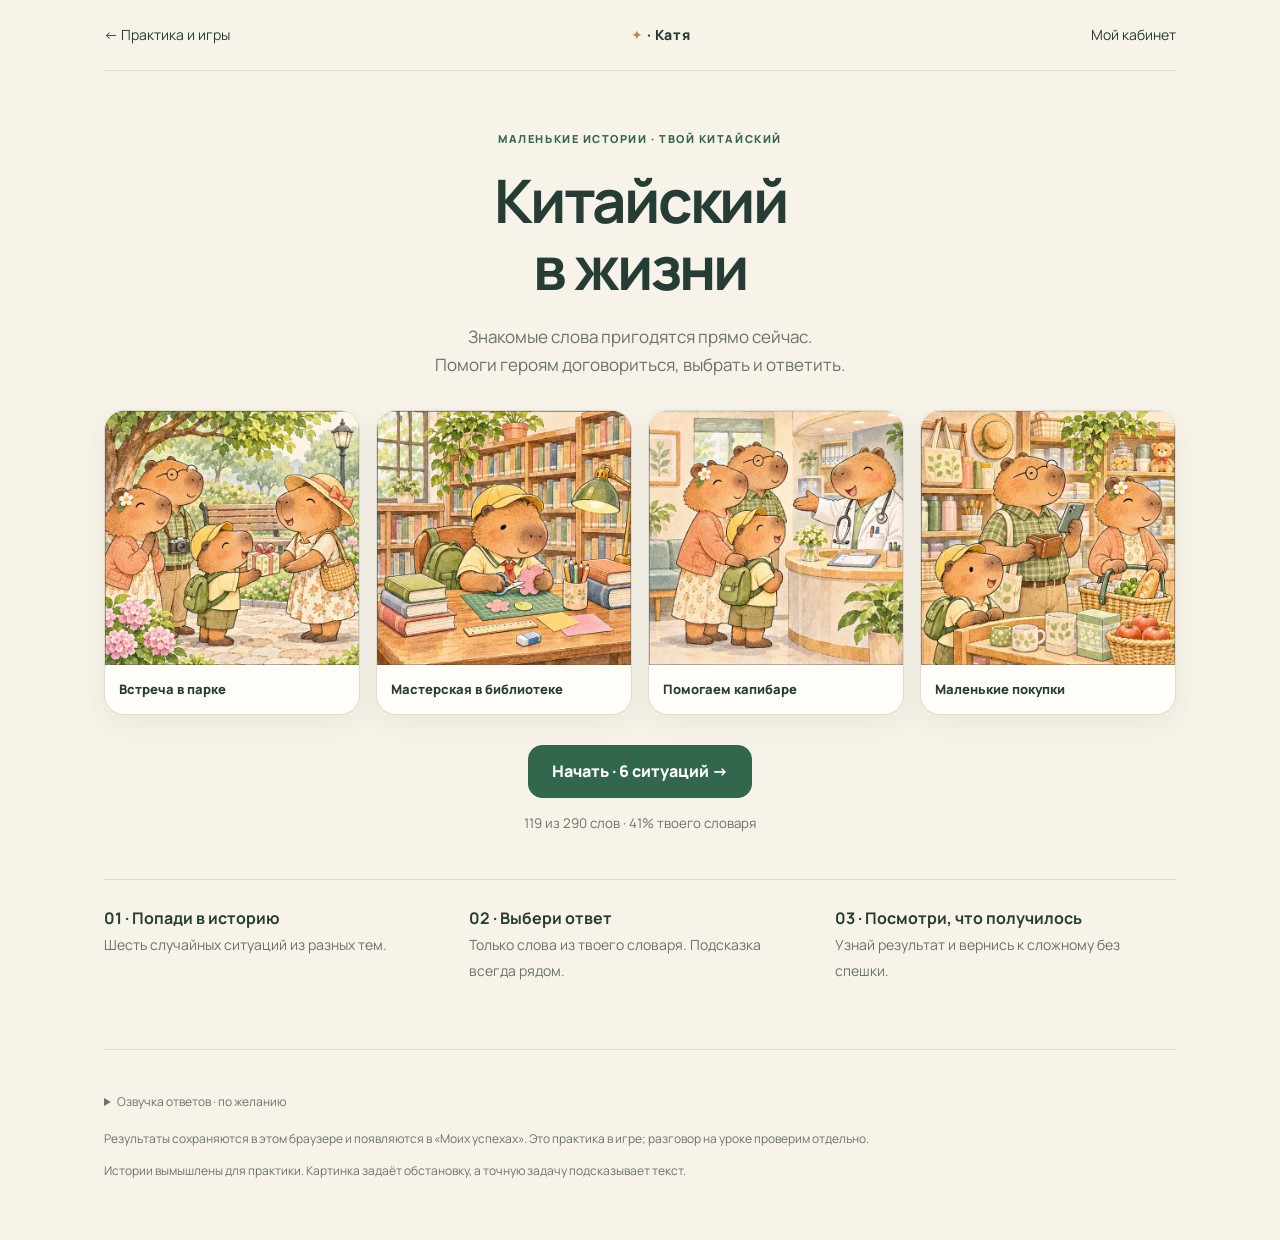
<file: life-stories.html>
<!doctype html>
<html lang="ru"><head><meta charset="utf-8"><meta name="viewport" content="width=device-width,initial-scale=1"><meta name="theme-color" content="#f7f3e9"><title>Китайский в жизни · Катя</title><meta name="description" content="Практикуем знакомые слова в маленьких жизненных историях. Личные ситуации, иллюстрации и понятный результат."><link rel="preconnect" href="https://fonts.googleapis.com"><link href="https://fonts.googleapis.com/css2?family=Manrope:wght@400;500;600;700;800&family=Noto+Sans+SC:wght@400;500;700&display=swap" rel="stylesheet"><link rel="stylesheet" href="life-stories.css?v=5"><script src="speech.js" defer></script><script src="life-stories.js?v=5" defer></script></head>
<body data-student="katya"><a class="skip" href="#main">К игре</a><div class="shell"><header class="topbar"><a href="trainer.html#games">← Практика и игры</a><div class="brand"><span>✦</span> · Катя</div><a href="index.html">Мой кабинет</a></header><main id="main"><section id="intro"><div class="intro-head"><span class="eyebrow">Маленькие истории · твой китайский</span><h1>Китайский<br>в жизни</h1><p>Знакомые слова пригодятся прямо сейчас.<br>Помоги героям договориться, выбрать и ответить.</p></div><div id="collection" class="collection"></div><div class="begin"><button id="start" class="primary" disabled>Загружаем твои истории…</button><small id="coverage"></small><p id="last-result"></p></div><div class="how"><div><b>01 · Попади в историю</b><span>Шесть случайных ситуаций из разных тем.</span></div><div><b>02 · Выбери ответ</b><span>Только слова из твоего словаря. Подсказка всегда рядом.</span></div><div><b>03 · Посмотри, что получилось</b><span>Узнай результат и вернись к сложному без спешки.</span></div></div></section><section id="game" hidden aria-label="Ситуации из жизни"></section><section id="result" class="result" hidden></section><noscript>Для игры нужен JavaScript. Все слова доступны в твоём тренажёре.</noscript></main><footer class="footer"><details class="voice"><summary>Озвучка ответов · по желанию</summary><div class="voice-controls"><label>Голос<select id="voice-choice"></select></label><label>Скорость<select id="voice-speed"><option value="0.65">Спокойно · 0.65</option><option value="0.7">Обычно · 0.70</option></select></label><button id="voice-test">Проверить звук</button></div><span id="voice-status" class="voice-status"></span></details><p id="storage-note">Результаты хранятся в этом браузере.</p><p>Истории вымышлены для практики. Картинка задаёт обстановку, а точную задачу подсказывает текст.</p></footer></div></body></html>
</file>
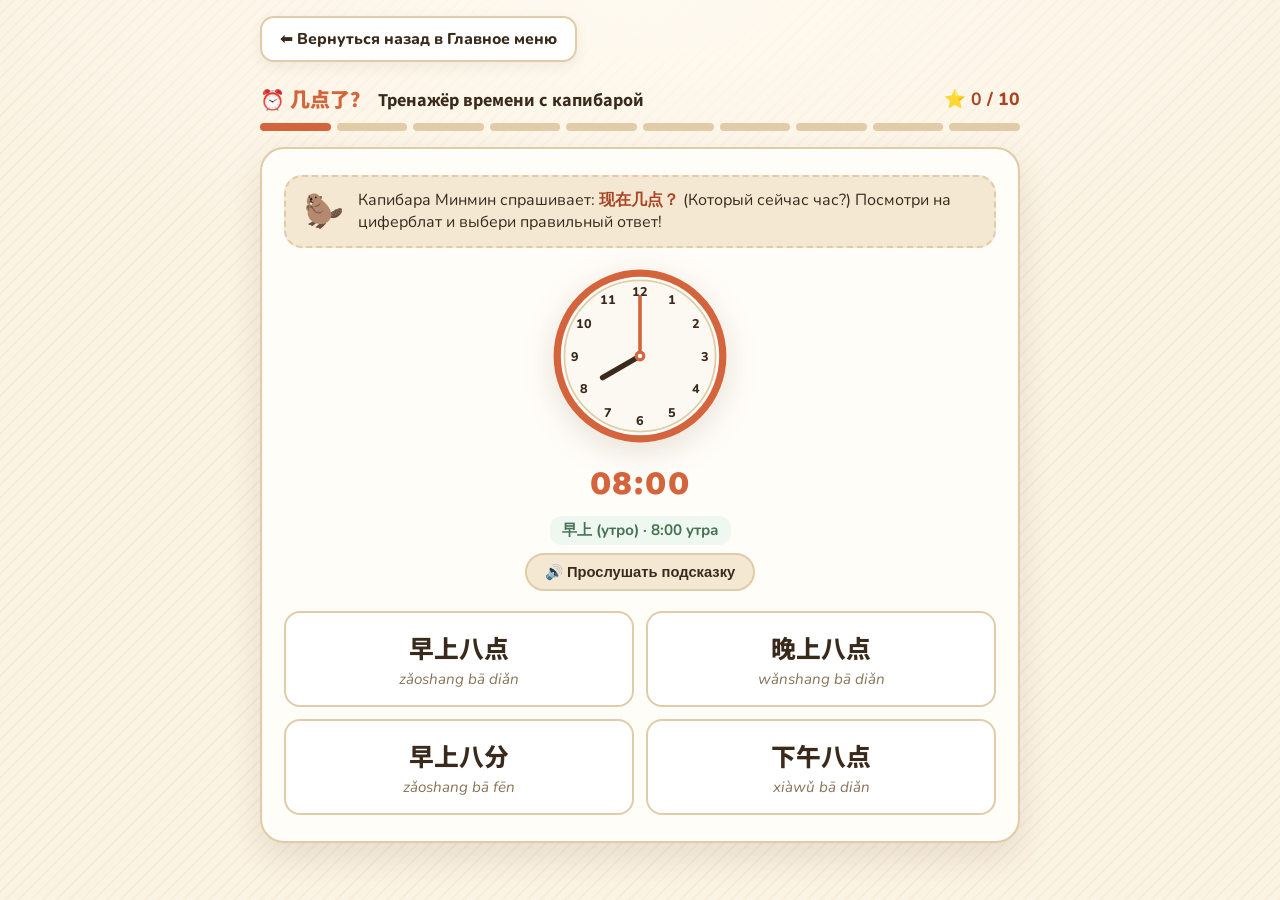
<file: time-trainer.html>
﻿<!DOCTYPE html>
<html lang="ru">
<head>
<meta charset="UTF-8">
<meta name="viewport" content="width=device-width, initial-scale=1.0">
<title>⏰ Тренажёр времени с капибарой · Katya Chinese</title>
<link rel="preconnect" href="https://fonts.googleapis.com">
<link rel="preconnect" href="https://fonts.gstatic.com" crossorigin>
<link href="https://fonts.googleapis.com/css2?family=Baloo+2:wght@400;600;700;800&family=Noto+Sans+SC:wght@400;500;700;900&family=Nunito:wght@400;600;700;800;900&display=swap" rel="stylesheet">
<style>
  :root {
    --paper: #fbf3e4;
    --paper2: #f4e8d3;
    --ink: #3a2a1c;
    --ink-soft: #8a7457;
    --terra: #d4643c;
    --terra-d: #a94525;
    --sage: #5f9270;
    --sage-d: #477254;
    --honey: #e8a83a;
    --line: #e0cca8;
    --fur: #a8794f;
    --fur-d: #8a6039;
    --fur-l: #c79a6b;
    --blue: #4a90e2;
  }
  * { box-sizing: border-box; margin: 0; padding: 0; }
  body {
    background:
      radial-gradient(ellipse 90% 50% at 50% 0%, #fffaf0 0%, transparent 62%),
      repeating-linear-gradient(135deg, rgba(224,204,168,.16) 0 2px, transparent 2px 9px),
      var(--paper);
    color: var(--ink);
    font-family: 'Nunito', 'Baloo 2', system-ui, sans-serif;
    padding: 0 16px 48px;
    display: flex; flex-direction: column; align-items: center;
    min-height: 100vh;
  }
  .zh { font-family: 'Noto Sans SC', sans-serif; }

  .top-nav {
    width: 100%; max-width: 760px; margin: 16px auto 8px; display: flex; justify-content: flex-start;
  }
  .back-btn {
    display: inline-flex; align-items: center; gap: 8px;
    background: #fff; border: 2px solid var(--line); border-radius: 14px;
    padding: 10px 18px; font-weight: 800; font-size: 0.98rem; color: var(--ink);
    text-decoration: none; box-shadow: 0 4px 14px rgba(90,60,25,.08);
    transition: all .15s ease;
  }
  .back-btn:hover { border-color: var(--terra); color: var(--terra-d); transform: translateX(-2px); }

  header {
    width: 100%; max-width: 760px; padding: 14px 0 10px;
    display: flex; align-items: center; gap: 12px; flex-wrap: wrap;
  }
  .logo { font-size: 1.25rem; font-weight: 900; color: var(--terra); display: flex; align-items: center; gap: 8px; }
  .logo span { font-weight: 800; color: var(--ink); font-size: 1rem; }
  .badges { margin-left: auto; font-weight: 800; font-size: 1.1rem; color: var(--terra-d); }

  .track { width: 100%; max-width: 760px; display: flex; gap: 6px; margin-bottom: 16px; }
  .track i { flex: 1; height: 8px; border-radius: 4px; background: var(--line); }
  .track i.done { background: var(--sage); }
  .track i.now { background: var(--terra); }

  main { width: 100%; max-width: 760px; }
  .card {
    background: #fffdf8; border: 2px solid var(--line); border-radius: 24px;
    padding: 26px 22px; box-shadow: 0 14px 34px rgba(90,60,25,.12);
  }
  .title-tag {
    display: inline-block; background: var(--paper2); border-radius: 999px;
    padding: 4px 14px; font-size: 0.88rem; font-weight: 800; color: var(--terra);
    margin-bottom: 10px; border: 1px solid var(--line);
  }

  /* Analog clock */
  .clock-wrap { display: flex; flex-direction: column; align-items: center; justify-content: center; margin: 10px 0 20px; }
  .clock-svg { filter: drop-shadow(0 8px 16px rgba(90,60,25,.15)); }

  .digital-time {
    font-size: 2.2rem; font-weight: 900; color: var(--terra);
    margin-top: 10px; letter-spacing: 0.05em; font-family: 'Baloo 2', sans-serif;
  }
  .period-badge {
    display: inline-block; background: #eef7f0; color: var(--sage-d);
    padding: 4px 12px; border-radius: 12px; font-weight: 700; font-size: 0.95rem; margin-top: 4px;
  }

  .question-prompt {
    text-align: center; font-size: 1.35rem; font-weight: 800; color: var(--ink); margin-bottom: 16px;
  }
  .question-prompt .zh { font-size: 1.6rem; color: var(--terra-d); }

  .options-grid { display: grid; grid-template-columns: 1fr 1fr; gap: 12px; margin-top: 16px; }
  @media(max-width: 580px) { .options-grid { grid-template-columns: 1fr; } }

  .opt-btn {
    background: #ffffff; border: 2px solid var(--line); border-radius: 16px;
    padding: 16px 14px; cursor: pointer; text-align: center; transition: all .15s ease;
    font-family: inherit; color: var(--ink);
  }
  .opt-btn .zh { font-size: 1.55rem; font-weight: 800; display: block; margin-bottom: 4px; }
  .opt-btn .py { font-size: 0.95rem; color: var(--ink-soft); font-style: italic; }
  .opt-btn:hover:not(:disabled) { border-color: var(--honey); background: #fffcf2; transform: translateY(-2px); }
  .opt-btn.correct { background: #eef7f0; border-color: var(--sage); color: var(--sage-d); }
  .opt-btn.wrong { background: #fdeee9; border-color: var(--terra); color: var(--terra-d); }
  .opt-btn:disabled { cursor: default; }

  .feedback {
    margin-top: 18px; padding: 14px 18px; border-radius: 16px; display: none;
    font-size: 1.05rem; line-height: 1.5; font-weight: 600;
  }
  .feedback.show { display: block; }
  .feedback.good { background: #eef7f0; border-left: 6px solid var(--sage); color: var(--sage-d); }
  .feedback.fix { background: #fdf4e6; border-left: 6px solid var(--honey); color: var(--ink); }

  .btn {
    font-family: 'Baloo 2', system-ui, sans-serif; font-weight: 800; font-size: 1.08rem;
    background: var(--terra); color: #fff; border: none; border-radius: 14px;
    padding: 12px 28px; cursor: pointer; display: inline-flex; align-items: center; gap: 8px;
    box-shadow: 0 4px 12px rgba(212,100,60,.3); transition: all .15s;
  }
  .btn:hover { background: var(--terra-d); transform: translateY(-1px); }
  .btn-center { display: flex; justify-content: center; margin-top: 20px; }
  .btn-audio {
    background: var(--paper2); border: 2px solid var(--line); border-radius: 999px;
    padding: 8px 18px; font-weight: 700; font-size: 0.92rem; color: var(--ink);
    cursor: pointer; display: inline-flex; align-items: center; gap: 6px; margin: 8px auto 0;
  }
  .btn-audio:hover { border-color: var(--terra); color: var(--terra-d); }

  .capy-speech {
    display: flex; align-items: center; gap: 14px; background: var(--paper2);
    border: 2px dashed var(--line); border-radius: 18px; padding: 12px 18px; margin-bottom: 18px;
  }
  .capy-speech-text { font-size: 1rem; color: var(--ink); line-height: 1.4; }
  .capy-speech-text b { color: var(--terra-d); }
</style>
</head>
<body>

<div class="top-nav">
  <a href="index.html" class="back-btn">⬅️ Вернуться назад в Главное меню</a>
</div>

<header>
  <div class="logo zh">⏰ 几点了？<span>Тренажёр времени с капибарой</span></div>
  <div class="badges" id="badges">⭐ <b>0</b> / 10</div>
</header>

<div class="track" id="track"></div>

<main>
  <section class="card" id="stage"></section>
</main>

<script>
var ITEMS = [
  {
    h: 8, m: 0, period: '早上 (утро)', periodZh: '早上',
    correctZh: '早上八点', correctPy: 'zǎoshang bā diǎn',
    ru: '8:00 утра',
    options: [
      { zh: '早上八点', py: 'zǎoshang bā diǎn' },
      { zh: '晚上八点', py: 'wǎnshang bā diǎn' },
      { zh: '早上八分', py: 'zǎoshang bā fēn' },
      { zh: '下午八点', py: 'xiàwǔ bā diǎn' }
    ],
    rule: 'Называем период (早上) + час (八) + 点 (час на часах).'
  },
  {
    h: 2, m: 30, period: '下午 (день)', periodZh: '下午',
    correctZh: '下午两点半', correctPy: 'xiàwǔ liǎng diǎn bàn',
    ru: '14:30 (полтретьего дня)',
    options: [
      { zh: '下午两点半', py: 'xiàwǔ liǎng diǎn bàn' },
      { zh: '下午二点半', py: 'xiàwǔ èr diǎn bàn' },
      { zh: '上午两点半', py: 'shàngwǔ liǎng diǎn bàn' },
      { zh: '下午两点刻', py: 'xiàwǔ liǎng diǎn kè' }
    ],
    rule: '❗ Важно: «2 часа» перед счётным словом — строго 两 liǎng (两点), а не 二! Половина — 半 bàn.'
  },
  {
    h: 9, m: 15, period: '晚上 (вечер)', periodZh: '晚上',
    correctZh: '晚上九点一刻', correctPy: 'wǎnshang jiǔ diǎn yí kè',
    ru: '21:15 (четверть десятого вечера)',
    options: [
      { zh: '晚上九点一刻', py: 'wǎnshang jiǔ diǎn yí kè' },
      { zh: '晚上九点三刻', py: 'wǎnshang jiǔ diǎn sān kè' },
      { zh: '早上九点一刻', py: 'zǎoshang jiǔ diǎn yí kè' },
      { zh: '晚上九点十五', py: 'wǎnshang jiǔ diǎn shíwǔ' }
    ],
    rule: 'Четверть часа (15 минут) — это 一刻 yí kè. Три четверти (45 минут) — 三刻 sān kè.'
  },
  {
    h: 6, m: 5, period: '早上 (утро)', periodZh: '早上',
    correctZh: '早上六点零五分', correctPy: 'zǎoshang liù diǎn líng wǔ fēn',
    ru: '6:05 утра',
    options: [
      { zh: '早上六点零五分', py: 'zǎoshang liù diǎn líng wǔ fēn' },
      { zh: '早上六点五分', py: 'zǎoshang liù diǎn wǔ fēn' },
      { zh: '早上六点五十分', py: 'zǎoshang liù diǎn wǔshí fēn' },
      { zh: '下午六点零五分', py: 'xiàwǔ liù diǎn líng wǔ fēn' }
    ],
    rule: 'Ноль между часами и минутами — 零 líng! Чтобы 5 минут не перепутать с 50 минутами.'
  },
  {
    h: 7, m: 45, period: '晚上 (вечер)', periodZh: '晚上',
    correctZh: '晚上七点三刻', correctPy: 'wǎnshang qī diǎn sān kè',
    ru: '19:45 (без четверти восемь вечера)',
    options: [
      { zh: '晚上七点三刻', py: 'wǎnshang qī diǎn sān kè' },
      { zh: '晚上七点一刻', py: 'wǎnshang qī diǎn yí kè' },
      { zh: '晚上八点三刻', py: 'wǎnshang bā diǎn sān kè' },
      { zh: '早上七点三刻', py: 'zǎoshang qī diǎn sān kè' }
    ],
    rule: '45 минут — это 3 четверти: 三刻 sān kè. Семь часов и три четверти: 七点三刻.'
  },
  {
    h: 12, m: 0, period: '中午 (полдень)', periodZh: '中午',
    correctZh: '中午十二点', correctPy: 'zhōngwǔ shí’èr diǎn',
    ru: '12:00 (полдень)',
    options: [
      { zh: '中午十二点', py: 'zhōngwǔ shí’èr diǎn' },
      { zh: '晚上十二点', py: 'wǎnshang shí’èr diǎn' },
      { zh: '中午两点', py: 'zhōngwǔ liǎng diǎn' },
      { zh: '中午十点', py: 'zhōngwǔ shí diǎn' }
    ],
    rule: 'Полдень — 中午 zhōngwǔ. Двенадцать — 十二 shí’èr. Всё вместе: 中午十二点.'
  },
  {
    h: 3, m: 10, period: '下午 (день)', periodZh: '下午',
    correctZh: '下午三点十分', correctPy: 'xiàwǔ sān diǎn shí fēn',
    ru: '15:10 дня',
    options: [
      { zh: '下午三点十分', py: 'xiàwǔ sān diǎn shí fēn' },
      { zh: '下午三点十饭', py: 'xiàwǔ sān diǎn shí fàn' },
      { zh: '上午三点十分', py: 'shàngwǔ sān diǎn shí fēn' },
      { zh: '下午三点零十分', py: 'xiàwǔ sān diǎn líng shí fēn' }
    ],
    rule: '❗ Внимание: минута — fēn (分), а не fàn (饭 еда!).'
  },
  {
    h: 10, m: 30, period: '上午 (до полудня)', periodZh: '上午',
    correctZh: '上午十点半', correctPy: 'shàngwǔ shí diǎn bàn',
    ru: '10:30 утра',
    options: [
      { zh: '上午十点半', py: 'shàngwǔ shí diǎn bàn' },
      { zh: '下午十点半', py: 'xiàwǔ shí diǎn bàn' },
      { zh: '上午十点三十', py: 'shàngwǔ shí diǎn sānshí' },
      { zh: '晚上十点半', py: 'wǎnshang shí diǎn bàn' }
    ],
    rule: 'Половина одиннадцатого: час + 半 bàn. В первой половине дня — 上午 shàngwǔ.'
  },
  {
    h: 4, m: 20, period: '下午 (день)', periodZh: '下午',
    correctZh: '下午四点二十分', correctPy: 'xiàwǔ sì diǎn èrshí fēn',
    ru: '16:20 дня',
    options: [
      { zh: '下午四点二十分', py: 'xiàwǔ sì diǎn èrshí fēn' },
      { zh: '下午十点二十分', py: 'xiàwǔ shí diǎn èrshí fēn' },
      { zh: '下午四点两十分', py: 'xiàwǔ sì diǎn liǎngshí fēn' },
      { zh: '晚上四点二十分', py: 'wǎnshang sì diǎn èrshí fēn' }
    ],
    rule: 'В минутах 20 — это 二十 èrshí (не liǎngshí!). 两 ставим только перед счетным словом: 两点, 两个.'
  },
  {
    h: 11, m: 50, period: '晚上 (вечер)', periodZh: '晚上',
    correctZh: '晚上十一点五十分', correctPy: 'wǎnshang shíyī diǎn wǔshí fēn',
    ru: '23:50 (без десяти полночь)',
    options: [
      { zh: '晚上十一点五十分', py: 'wǎnshang shíyī diǎn wǔshí fēn' },
      { zh: '早上十一点五十分', py: 'zǎoshang shíyī diǎn wǔshí fēn' },
      { zh: '晚上十二点五十分', py: 'wǎnshang shí’èr diǎn wǔshí fēn' },
      { zh: '晚上十一点半', py: 'wǎnshang shíyī diǎn bàn' }
    ],
    rule: '晚上 + 十一点 + 五十分. Отличный финальный вопрос!'
  }
];

var curr = 0, score = 0, locked = false;

var trackEl = document.getElementById('track');
for(var i=0; i<ITEMS.length; i++){ trackEl.insertAdjacentHTML('beforeend', '<i></i>'); }

function updateTrack(){
  var kids = trackEl.children;
  for(var i=0; i<kids.length; i++){
    kids[i].className = i < curr ? 'done' : (i === curr ? 'now' : '');
  }
}

function drawClock(h, m){
  var mAngle = m * 6;
  var hAngle = (h % 12) * 30 + (m / 60) * 30;

  var ticks = '';
  for(var i=1; i<=12; i++){
    var a = i * 30 * Math.PI / 180;
    var x = 100 + 72 * Math.sin(a);
    var y = 100 - 72 * Math.cos(a);
    ticks += '<text x="' + x + '" y="' + (y + 5) + '" text-anchor="middle" font-family="Baloo 2, sans-serif" font-weight="800" font-size="14" fill="#3a2a1c">' + i + '</text>';
  }

  return '<svg class="clock-svg" width="180" height="180" viewBox="0 0 200 200">'
    + '<circle cx="100" cy="100" r="92" fill="#fffdf8" stroke="#d4643c" stroke-width="8"/>'
    + '<circle cx="100" cy="100" r="84" fill="#fcf8f2" stroke="#e0cca8" stroke-width="2"/>'
    + ticks
    /* Hour hand */
    + '<line x1="100" y1="100" x2="100" y2="52" stroke="#3a2a1c" stroke-width="6" stroke-linecap="round" transform="rotate(' + hAngle + ' 100 100)"/>'
    /* Minute hand */
    + '<line x1="100" y1="100" x2="100" y2="34" stroke="#d4643c" stroke-width="4" stroke-linecap="round" transform="rotate(' + mAngle + ' 100 100)"/>'
    /* Center cap */
    + '<circle cx="100" cy="100" r="6" fill="#d4643c"/>'
    + '<circle cx="100" cy="100" r="2.5" fill="#fff"/>'
    + '</svg>';
}

var selectedVoice = null;
function getEdgeChildVoice() {
  if (!('speechSynthesis' in window)) return null;
  var vs = window.speechSynthesis.getVoices();
  if (!vs || !vs.length) return null;
  var filters = [
    function(v){ return /yunxia|云夏/i.test(v.name); },
    function(v){ return /xiaoxiao|晓晓/i.test(v.name); },
    function(v){ return /yunjian|云健|xiaoyi/i.test(v.name); },
    function(v){ return /natural.*zh/i.test(v.name); },
    function(v){ return /google.*普通话/i.test(v.name); },
    function(v){ return /^zh-CN/i.test(v.lang); },
    function(v){ return /^zh/i.test(v.lang); }
  ];
  for (var i = 0; i < filters.length; i++) {
    for (var k = 0; k < vs.length; k++) {
      if (filters[i](vs[k])) return vs[k];
    }
  }
  return vs[0] || null;
}
if ('speechSynthesis' in window) {
  selectedVoice = getEdgeChildVoice();
  window.speechSynthesis.onvoiceschanged = function(){ selectedVoice = getEdgeChildVoice(); };
}

function speakZh(text){
  if(!('speechSynthesis' in window)) return;
  try {
    if(!selectedVoice) selectedVoice = getEdgeChildVoice();
    var u = new SpeechSynthesisUtterance(text);
    if(selectedVoice){
      u.voice = selectedVoice;
      u.lang = selectedVoice.lang || 'zh-CN';
    } else {
      u.lang = 'zh-CN';
    }
    u.rate = 0.7; // 0.7x speed for child-friendly listening
    speechSynthesis.cancel();
    speechSynthesis.speak(u);
  } catch(e) {}
}

function renderCard(){
  updateTrack();
  if(curr >= ITEMS.length){
    return finishScreen();
  }
  locked = false;
  var it = ITEMS[curr];
  var stage = document.getElementById('stage');

  var optsHtml = '';
  var shuffled = it.options.slice();
  for(var i=0; i<shuffled.length; i++){
    optsHtml += '<button class="opt-btn" data-zh="' + shuffled[i].zh + '">'
      + '<span class="zh">' + shuffled[i].zh + '</span>'
      + '<span class="py">' + shuffled[i].py + '</span>'
      + '</button>';
  }

  stage.innerHTML = ''
    + '<div class="capy-speech">'
    + '  <div style="font-size:2rem">🦫</div>'
    + '  <div class="capy-speech-text">Капибара Минмин спрашивает: <b>现在几点？</b> (Который сейчас час?) Посмотри на циферблат и выбери правильный ответ!</div>'
    + '</div>'
    + '<div class="clock-wrap">'
    + drawClock(it.h, it.m)
    + '  <div class="digital-time">' + (it.h < 10 ? '0' + it.h : it.h) + ':' + (it.m < 10 ? '0' + it.m : it.m) + '</div>'
    + '  <div class="period-badge">' + it.period + ' · ' + it.ru + '</div>'
    + '  <button class="btn-audio" id="audio-q">🔊 Прослушать подсказку</button>'
    + '</div>'
    + '<div class="options-grid" id="opts-grid">' + optsHtml + '</div>'
    + '<div class="feedback" id="feedback"></div>'
    + '<div class="btn-center" id="next-wrap" style="display:none">'
    + '  <button class="btn" id="next-btn">Следующий вопрос →</button>'
    + '</div>';

  document.getElementById('audio-q').onclick = function(){
    speakZh(it.correctZh);
  };

  var btns = document.querySelectorAll('#opts-grid .opt-btn');
  for(var k=0; k<btns.length; k++){
    btns[k].onclick = (function(btn){
      return function(){
        if(locked) return;
        locked = true;
        var chosen = btn.getAttribute('data-zh');
        var isRight = (chosen === it.correctZh);

        for(var m=0; m<btns.length; m++){
          btns[m].disabled = true;
          if(btns[m].getAttribute('data-zh') === it.correctZh){
            btns[m].classList.add('correct');
          } else if(btns[m] === btn){
            btns[m].classList.add('wrong');
          }
        }

        var fb = document.getElementById('feedback');
        fb.className = 'feedback show ' + (isRight ? 'good' : 'fix');
        if(isRight){
          score++;
          document.querySelector('#badges b').textContent = score;
          fb.innerHTML = '🎉 <b>Верно! 对！</b><br><span class="zh" style="font-size:1.25rem;font-weight:700">' + it.correctZh + '</span> (' + it.correctPy + ')<br>' + it.rule;
        } else {
          fb.innerHTML = '💡 <b>Почти! Давай запомним:</b><br>Правильно: <span class="zh" style="font-size:1.25rem;font-weight:700">' + it.correctZh + '</span> (' + it.correctPy + ')<br>' + it.rule;
        }

        speakZh(it.correctZh);

        document.getElementById('next-wrap').style.display = 'flex';
        document.getElementById('next-btn').onclick = function(){
          curr++;
          renderCard();
        };
      };
    })(btns[k]);
  }
}

function finishScreen(){
  var stage = document.getElementById('stage');
  var pct = Math.round((score / ITEMS.length) * 100);
  stage.innerHTML = ''
    + '<div style="text-align:center;padding:24px 10px">'
    + '  <div style="font-size:4rem">🏆</div>'
    + '  <h2 style="font-size:2rem;color:var(--terra);margin:8px 0">Отличная работа, Катя!</h2>'
    + '  <p style="font-size:1.15rem;color:var(--ink-soft);margin-bottom:16px">Твой результат: <b>' + score + ' из ' + ITEMS.length + '</b> (' + pct + '%)</p>'
    + '  <div style="background:var(--paper2);border:2px dashed var(--line);border-radius:18px;padding:16px 20px;max-width:440px;margin:0 auto 24px;text-align:left;line-height:1.6">'
    + '    🦫 <b>Капибара Минмин ставит зачёт по теме 10 «Время»!</b><br>'
    + '    Теперь ты уверенно читаешь часы, минуты, половины и четверти. На следующем уроке переходим к теме 11 «Распорядок дня»! ⏰'
    + '  </div>'
    + '  <div style="display:flex;gap:12px;justify-content:center;flex-wrap:wrap">'
    + '    <button class="btn" onclick="curr=0;score=0;document.querySelector(\'#badges b\').textContent=0;renderCard();">🔄 Пройти ещё раз</button>'
    + '    <a href="index.html" class="btn" style="background:var(--sage);text-decoration:none">🏠 В Главное меню</a>'
    + '  </div>'
    + '</div>';
}

renderCard();
</script>
</body>
</html>
</file>
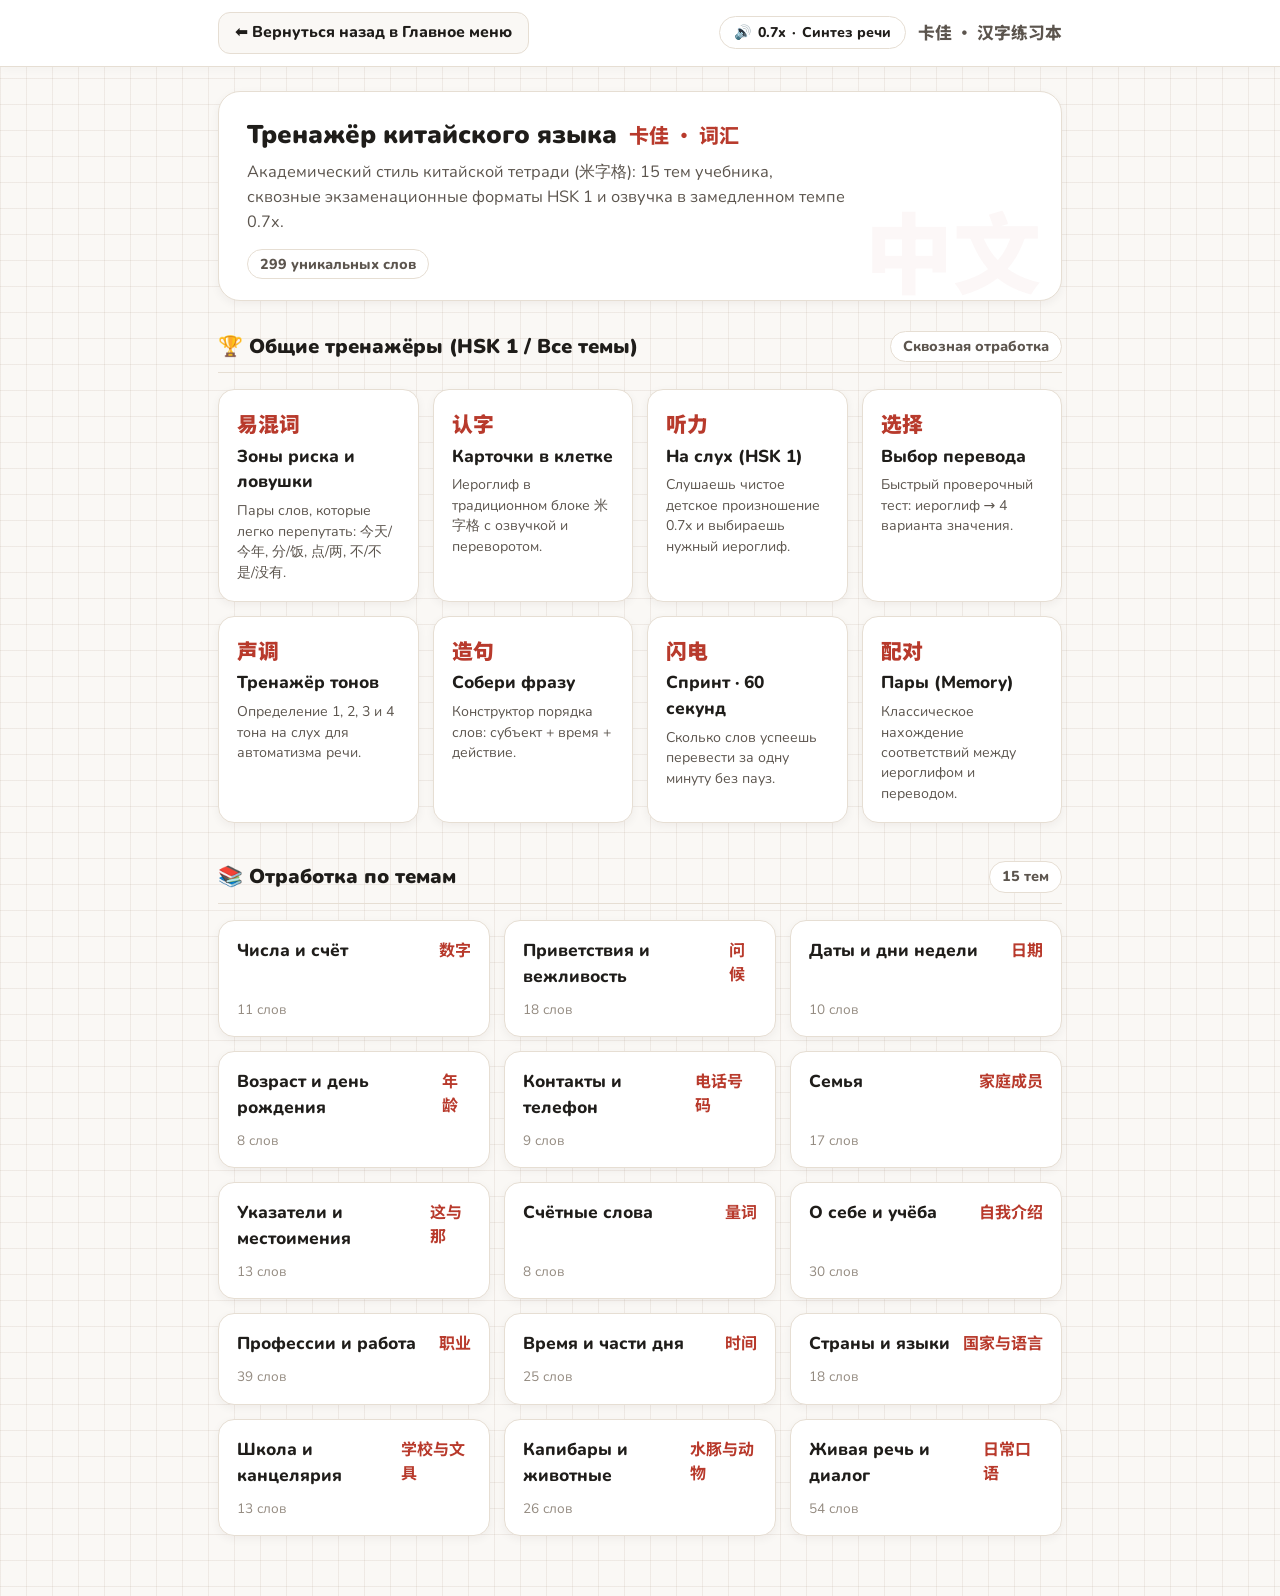
<file: trainer-classic.html>
<!DOCTYPE html>
<html lang="ru">
<head>
<meta charset="utf-8">
<meta name="viewport" content="width=device-width, initial-scale=1">
<title>Тренажёр китайского языка · Катя</title>
<link rel="preconnect" href="https://fonts.googleapis.com">
<link rel="preconnect" href="https://fonts.gstatic.com" crossorigin>
<link href="https://fonts.googleapis.com/css2?family=Noto+Sans+SC:wght@400;500;700;900&family=Nunito:wght@400;600;700;800;900&display=swap" rel="stylesheet">
<link rel="stylesheet" href="trainer.css">
</head>
<body>

<!-- Sticky Minimal Top Bar -->
<div class="top-bar">
  <div class="top-bar-in">
    <a href="index.html" class="back-btn">⬅️ Вернуться назад в Главное меню</a>
    <div style="display:flex;align-items:center;gap:12px">
      <button class="voice-badge" id="voiceIndicator" onclick="cycleSpeed()" title="Нажми, чтобы изменить скорость озвучки">
        🔊 <span id="voiceSpeedLabel">0.7x</span> · <span id="voiceNameLabel">Детский голос</span>
      </button>
      <div class="top-title zh">卡佳 · 汉字练习本</div>
    </div>
  </div>
</div>

<div class="wrap">
  <!-- Header Banner -->
  <header class="page-header">
    <div>
      <h1 class="header-title">
        <span>Тренажёр китайского языка</span>
        <span class="header-zh zh">卡佳 · 词汇</span>
      </h1>
      <p class="header-desc">
        Академический стиль китайской тетради (米字格): 15 тем учебника, сквозные экзаменационные форматы HSK 1 и озвучка в замедленном темпе 0.7x.
      </p>
    </div>
    <div style="text-align:right">
      <span class="section-count" id="totalWordsBadge">290 уникальных слов</span>
    </div>
  </header>

  <!-- Main Catalog Screen -->
  <main id="catalogView">
    <!-- SECTION 1: GENERAL HSK TRAINERS -->
    <div class="section-head">
      <h2 class="section-title">
        <span>🏆 Общие тренажёры (HSK 1 / Все темы)</span>
      </h2>
      <span class="section-count">Сквозная отработка</span>
    </div>

    <div class="general-grid">
      <div class="gen-card" onclick="startGeneral('traps')">
        <div>
          <div class="gen-zh zh">易混词</div>
          <div class="gen-t">Зоны риска и ловушки</div>
          <div class="gen-d">Пары слов, которые легко перепутать: 今天/今年, 分/饭, 点/两, 不/不是/没有.</div>
        </div>
      </div>

      <div class="gen-card" onclick="startGeneral('cards')">
        <div>
          <div class="gen-zh zh">认字</div>
          <div class="gen-t">Карточки в клетке</div>
          <div class="gen-d">Иероглиф в традиционном блоке 米字格 с озвучкой и переворотом.</div>
        </div>
      </div>

      <div class="gen-card" onclick="startGeneral('listen')">
        <div>
          <div class="gen-zh zh">听力</div>
          <div class="gen-t">На слух (HSK 1)</div>
          <div class="gen-d">Слушаешь чистое детское произношение 0.7x и выбираешь нужный иероглиф.</div>
        </div>
      </div>

      <div class="gen-card" onclick="startGeneral('choice')">
        <div>
          <div class="gen-zh zh">选择</div>
          <div class="gen-t">Выбор перевода</div>
          <div class="gen-d">Быстрый проверочный тест: иероглиф → 4 варианта значения.</div>
        </div>
      </div>

      <div class="gen-card" onclick="startGeneral('tones')">
        <div>
          <div class="gen-zh zh">声调</div>
          <div class="gen-t">Тренажёр тонов</div>
          <div class="gen-d">Определение 1, 2, 3 и 4 тона на слух для автоматизма речи.</div>
        </div>
      </div>

      <div class="gen-card" onclick="startGeneral('sent')">
        <div>
          <div class="gen-zh zh">造句</div>
          <div class="gen-t">Собери фразу</div>
          <div class="gen-d">Конструктор порядка слов: субъект + время + действие.</div>
        </div>
      </div>

      <div class="gen-card" onclick="startGeneral('blitz')">
        <div>
          <div class="gen-zh zh">闪电</div>
          <div class="gen-t">Спринт · 60 секунд</div>
          <div class="gen-d">Сколько слов успеешь перевести за одну минуту без пауз.</div>
        </div>
      </div>

      <div class="gen-card" onclick="startGeneral('memory')">
        <div>
          <div class="gen-zh zh">配对</div>
          <div class="gen-t">Пары (Memory)</div>
          <div class="gen-d">Классическое нахождение соответствий между иероглифом и переводом.</div>
        </div>
      </div>
    </div>

    <!-- SECTION 2: TOPIC-BY-TOPIC DRILLS -->
    <div class="section-head" style="margin-top:38px">
      <h2 class="section-title">
        <span>📚 Отработка по темам</span>
      </h2>
      <span class="section-count" id="topicsCountBadge">15 тем</span>
    </div>

    <div class="topic-grid" id="topicsGrid">
      <!-- Injected via JavaScript -->
    </div>
  </main>

  <!-- Topic Mode Selector Screen -->
  <section id="topicModesView" class="view-box hide">
    <button class="btn-sub-back" onclick="showCatalog()">← Вернуться ко всем темам</button>
    <h2 class="sub-title" id="tmTitle">Тема</h2>
    <p class="sub-desc" id="tmDesc">Выбери формат тренировки для этой темы</p>
    <div class="general-grid" id="tmModesList">
      <!-- Injected via JavaScript -->
    </div>
  </section>

  <!-- Exercise Play Screen -->
  <section id="playView" class="view-box hide">
    <div style="display:flex;justify-content:space-between;align-items:center;margin-bottom:14px">
      <button class="btn-sub-back" onclick="exitExercise()" style="margin-bottom:0">← Закончить тренировку</button>
      <div style="display:flex;align-items:center;gap:12px">
        <button class="voice-badge" onclick="cycleSpeed()" title="Сменить скорость озвучки">
          ⚡ <span class="current-speed-tag">0.7x</span>
        </button>
        <span id="playCounter" style="font-weight:900;font-size:1rem;color:var(--ink-soft)">1 / 10</span>
      </div>
    </div>
    <div class="progress-line">
      <div class="progress-fill" id="playProgressBar" style="width:0%"></div>
    </div>

    <div class="exercise-stage" id="playStage">
      <!-- Injected via JS depending on mode -->
    </div>

    <div id="playActions" class="text-center" style="margin-top:18px"></div>
  </section>

  <!-- Result Screen -->
  <section id="resultView" class="view-box hide text-center">
    <div style="font-size:3.8rem;margin-bottom:12px" id="resIcon">🏆</div>
    <h2 class="sub-title" id="resTitle">Тренировка завершена</h2>
    <p class="sub-desc" id="resSubtitle">Результат сохранён</p>
    <div id="resMistakes" class="hide" style="max-width:480px;margin:18px auto;text-align:left;background:var(--paper);padding:16px 20px;border-radius:14px;border:1px solid var(--border)">
      <b style="font-size:0.95rem;color:var(--accent)">Обрати внимание на слова:</b>
      <ul id="resMistakesList" style="margin-top:8px;padding-left:18px;font-size:0.94rem;line-height:1.65"></ul>
    </div>
    <div style="display:flex;gap:12px;justify-content:center;margin-top:24px;flex-wrap:wrap">
      <button class="btn-primary" id="btnAgain">Повторить режим</button>
      <button class="btn-secondary" onclick="showCatalog()">К списку тем</button>
    </div>
  </section>
</div>

<script>
/* ================= ADVANCED SPEECH ENGINE (EDGE CHILD VOICE 0.7x + FALLBACK CHAIN) ================= */
let selectedVoice = null;
let currentRate = 0.7; // Automatically 0.7x for clear child comprehension

function detectBestVoice() {
  if (!('speechSynthesis' in window)) return null;
  const voices = window.speechSynthesis.getVoices();
  if (!voices || voices.length === 0) return null;

  // Exact priority ranking for best child / natural voices:
  // 1. Yunxia (Microsoft Edge online child voice - boy)
  // 2. Xiaoxiao (Microsoft Edge online young voice - girl)
  // 3. Yunjian / Xiaoyi / other Microsoft Edge online natural voices
  // 4. Google 普通话 (Chrome child/clear natural)
  // 5. Apple Tingting / Sinji
  // 6. Any zh-CN voice
  // 7. Any zh voice
  // 8. Fallback to first available voice
  const filters = [
    v => /yunxia|云夏/i.test(v.name),
    v => /xiaoxiao|晓晓/i.test(v.name),
    v => /yunjian|云健/i.test(v.name),
    v => /xiaoyi|晓依/i.test(v.name),
    v => /natural.*zh/i.test(v.name),
    v => /zh-cn.*natural/i.test(v.name),
    v => /google.*普通话/i.test(v.name),
    v => /tingting/i.test(v.name),
    v => /^zh-CN/i.test(v.lang),
    v => /^zh/i.test(v.lang)
  ];

  for (const fn of filters) {
    const candidate = voices.find(fn);
    if (candidate) return candidate;
  }
  return voices[0] || null;
}

function updateVoiceUI() {
  selectedVoice = detectBestVoice();
  const nameLabel = document.getElementById('voiceNameLabel');
  const speedLabel = document.getElementById('voiceSpeedLabel');
  const speedTags = document.querySelectorAll('.current-speed-tag');

  if (speedLabel) speedLabel.textContent = `${currentRate}x`;
  speedTags.forEach(el => el.textContent = `${currentRate}x`);

  if (nameLabel) {
    if (selectedVoice) {
      if (/yunxia|云夏/i.test(selectedVoice.name)) nameLabel.textContent = 'Детский голос (Yunxia)';
      else if (/xiaoxiao|晓晓/i.test(selectedVoice.name)) nameLabel.textContent = 'Юный голос (Xiaoxiao)';
      else nameLabel.textContent = selectedVoice.name.replace(/Microsoft |Online |\(Natural\)|Google /g, '').slice(0, 15);
    } else {
      nameLabel.textContent = 'Синтез речи';
    }
  }
}

function cycleSpeed() {
  if (currentRate === 0.7) currentRate = 0.5;
  else if (currentRate === 0.5) currentRate = 0.85;
  else currentRate = 0.7;
  updateVoiceUI();
  speak('你好');
}

if ('speechSynthesis' in window) {
  updateVoiceUI();
  window.speechSynthesis.onvoiceschanged = updateVoiceUI;
}

function speak(text) {
  if (!('speechSynthesis' in window)) return;
  try {
    if (!selectedVoice) selectedVoice = detectBestVoice();
    const u = new SpeechSynthesisUtterance(text);
    if (selectedVoice) {
      u.voice = selectedVoice;
      u.lang = selectedVoice.lang || 'zh-CN';
    } else {
      u.lang = 'zh-CN';
    }
    u.rate = currentRate; // Strictly 0.7x by default
    window.speechSynthesis.cancel();
    window.speechSynthesis.speak(u);
  } catch (e) {
    console.error('Speech error:', e);
  }
}

/* ================= STATE & DATA ================= */
let DATA = null;
let ALL_WORDS = [];
let ACTIVE_TOPIC = null;
let ACTIVE_MODE = null;
let QUEUE = [];
let Q_INDEX = 0;
let SCORE = 0;
let WRONG_WORDS = [];
let LOCKED = false;

/* ================= LOAD DATA ================= */
async function init() {
  try {
    const r = await fetch('data/katya.json');
    if (!r.ok) throw new Error('Cannot load data');
    DATA = await r.json();

    ALL_WORDS = DATA.topics.flatMap(t => t.w);
    document.getElementById('totalWordsBadge').textContent = `${ALL_WORDS.length} уникальных слов`;
    document.getElementById('topicsCountBadge').textContent = `${DATA.topics.length} тем`;

    renderTopicsGrid();
    updateVoiceUI();
  } catch (e) {
    document.getElementById('catalogView').innerHTML = `
      <div style="background:#fff;border:1.5px solid var(--border);border-radius:14px;padding:24px;text-align:center">
        <h3 style="color:var(--accent)">Не удалось загрузить словарь data/katya.json</h3>
        <p style="color:var(--ink-soft);font-size:0.92rem;margin-top:6px">Убедитесь, что страница открыта через веб-сервер или GitHub Pages.</p>
      </div>`;
  }
}

/* ================= RENDER TOPICS ================= */
function renderTopicsGrid() {
  const grid = document.getElementById('topicsGrid');
  grid.innerHTML = DATA.topics.map(t => `
    <div class="topic-card" onclick="openTopic('${t.id}')">
      <div class="topic-card-top">
        <span class="topic-t">${t.t}</span>
        <span class="topic-zh zh">${t.cn}</span>
      </div>
      <div class="topic-cnt">${t.w.length} слов</div>
    </div>
  `).join('');
}

/* ================= NAVIGATION ================= */
function showCatalog() {
  document.getElementById('catalogView').classList.remove('hide');
  document.getElementById('topicModesView').classList.add('hide');
  document.getElementById('playView').classList.add('hide');
  document.getElementById('resultView').classList.add('hide');
  window.scrollTo({ top: 0, behavior: 'smooth' });
}

function openTopic(topicId) {
  ACTIVE_TOPIC = DATA.topics.find(t => t.id === topicId);
  if (!ACTIVE_TOPIC) return;

  document.getElementById('tmTitle').textContent = `${ACTIVE_TOPIC.t} (${ACTIVE_TOPIC.cn})`;
  document.getElementById('tmDesc').textContent = `В теме ${ACTIVE_TOPIC.w.length} слов. Выбери формат отработки:`;

  const modes = [
    { id: 'cards', zh: '认字', t: 'Карточки в клетке', d: 'Просмотр иероглифа в 米字格 с замедленной озвучкой 0.7x.' },
    { id: 'choice', zh: '选择', t: 'Выбор перевода', d: 'Быстрый проверочный тест из 4 вариантов.' },
    { id: 'listen', zh: '听力', t: 'На слух (0.7x)', d: 'Слушай детское произношение и выбирай нужное слово.' },
    { id: 'tones', zh: '声调', t: 'Тренажёр тонов', d: 'Определи тоновый рисунок слова.' },
    { id: 'memory', zh: '配对', t: 'Пары (Memory)', d: 'Найди карточки иероглифов и переводов.' }
  ];

  document.getElementById('tmModesList').innerHTML = modes.map(m => `
    <div class="gen-card" onclick="startTopicMode('${m.id}')">
      <div>
        <div class="gen-zh zh">${m.zh}</div>
        <div class="gen-t">${m.t}</div>
        <div class="gen-d">${m.d}</div>
      </div>
    </div>
  `).join('');

  document.getElementById('catalogView').classList.add('hide');
  document.getElementById('topicModesView').classList.remove('hide');
  document.getElementById('playView').classList.add('hide');
  document.getElementById('resultView').classList.add('hide');
  window.scrollTo({ top: 0, behavior: 'smooth' });
}

function exitExercise() {
  if (ACTIVE_TOPIC) {
    document.getElementById('topicModesView').classList.remove('hide');
  } else {
    document.getElementById('catalogView').classList.remove('hide');
  }
  document.getElementById('playView').classList.add('hide');
  document.getElementById('resultView').classList.add('hide');
}

/* ================= START EXERCISES ================= */
function startGeneral(modeId) {
  ACTIVE_TOPIC = null;
  ACTIVE_MODE = modeId;
  setupExercise(ALL_WORDS, modeId);
}

function startTopicMode(modeId) {
  ACTIVE_MODE = modeId;
  setupExercise(ACTIVE_TOPIC.w, modeId);
}

function setupExercise(wordsPool, modeId) {
  if (!wordsPool || wordsPool.length === 0) return;

  const pool = wordsPool.slice().sort(() => Math.random() - 0.5);
  
  if (modeId === 'blitz') {
    QUEUE = pool.slice(0, Math.min(30, pool.length));
  } else if (modeId === 'memory') {
    QUEUE = pool.slice(0, Math.min(6, pool.length));
  } else if (modeId === 'traps') {
    const trapWords = [
      ["今天", "jīntiān", "сегодня"], ["今年", "jīnnián", "в этом году"],
      ["点", "diǎn", "час (на часах)"], ["两点", "liǎng diǎn", "два часа"],
      ["分", "fēn", "минута"], ["饭", "fàn", "еда / рис"],
      ["不是", "bú shì", "не является"], ["不", "bù", "не"], ["没有", "méiyǒu", "нет / не имеет"],
      ["四", "sì", "четыре"], ["十", "shí", "десять"],
      ["老师", "lǎoshī", "учитель"], ["老鼠", "lǎoshǔ", "мышь"],
      ["独生女", "dúshēngnǚ", "единственная дочь"], ["秘书", "mìshū", "секретарь"]
    ];
    QUEUE = trapWords.sort(() => Math.random() - 0.5);
  } else {
    QUEUE = pool.slice(0, Math.min(12, pool.length));
  }

  Q_INDEX = 0;
  SCORE = 0;
  WRONG_WORDS = [];
  LOCKED = false;

  document.getElementById('catalogView').classList.add('hide');
  document.getElementById('topicModesView').classList.add('hide');
  document.getElementById('resultView').classList.add('hide');
  document.getElementById('playView').classList.remove('hide');

  renderStep();
}

/* ================= STEP RENDERER ================= */
function renderStep() {
  LOCKED = false;
  const total = QUEUE.length;

  if (Q_INDEX >= total) {
    return finishExercise();
  }

  const w = QUEUE[Q_INDEX];
  const progressPct = Math.round((Q_INDEX / total) * 100);
  document.getElementById('playProgressBar').style.width = `${progressPct}%`;
  document.getElementById('playCounter').textContent = `${Q_INDEX + 1} / ${total}`;

  const stage = document.getElementById('playStage');
  const actions = document.getElementById('playActions');
  actions.innerHTML = '';

  switch (ACTIVE_MODE) {
    case 'cards':
      renderCardsMode(w, stage, actions);
      break;
    case 'choice':
    case 'traps':
    case 'blitz':
      renderChoiceMode(w, stage, actions);
      break;
    case 'listen':
      renderListenMode(w, stage, actions);
      break;
    case 'tones':
      renderTonesMode(w, stage, actions);
      break;
    case 'memory':
      renderMemoryMode(stage, actions);
      break;
    case 'sent':
      renderSentMode(w, stage, actions);
      break;
    default:
      renderChoiceMode(w, stage, actions);
  }
}

/* 1. CARDS MODE (米字格 Flashcard) */
function renderCardsMode(w, stage, actions) {
  stage.innerHTML = `
    <div class="mizige-box" onclick="speak('${w[0]}')">
      <div class="mizige-diag"></div>
      <div class="mizige-char zh">${w[0]}</div>
    </div>
    <div class="py-line">${w[1]}</div>
    <div class="ru-line" id="cardTrans" style="visibility:hidden">${w[2]}</div>
    <div style="display:flex;gap:10px;justify-content:center;flex-wrap:wrap">
      <button class="btn-secondary" onclick="speak('${w[0]}')">🔊 Озвучить (0.7x)</button>
      <button class="btn-secondary" id="btnReveal" onclick="document.getElementById('cardTrans').style.visibility='visible'">Показать перевод</button>
    </div>
  `;

  actions.innerHTML = `
    <button class="btn-primary" onclick="Q_INDEX++; renderStep();">Следующее слово →</button>
  `;

  speak(w[0]);
}

/* 2. CHOICE / TRAPS / BLITZ MODE */
function renderChoiceMode(w, stage, actions) {
  let options = [w];
  const others = ALL_WORDS.filter(x => x[0] !== w[0]).sort(() => Math.random() - 0.5);
  options.push(others[0], others[1], others[2]);
  options = options.filter(Boolean).sort(() => Math.random() - 0.5);

  stage.innerHTML = `
    <div class="mizige-box" onclick="speak('${w[0]}')">
      <div class="mizige-diag"></div>
      <div class="mizige-char zh">${w[0]}</div>
    </div>
    <div class="py-line">${w[1]}</div>
    <div class="opts-grid" id="choiceOpts">
      ${options.map(opt => `
        <button class="opt-btn" onclick="checkChoice(this, '${opt[0]}', '${w[0]}')">${opt[2]}</button>
      `).join('')}
    </div>
  `;

  speak(w[0]);
}

function checkChoice(btn, selectedHanzi, correctHanzi) {
  if (LOCKED) return;
  LOCKED = true;

  const isOk = (selectedHanzi === correctHanzi);
  const btns = document.querySelectorAll('#choiceOpts .opt-btn');

  btns.forEach(b => {
    b.disabled = true;
    if (b === btn) {
      b.classList.add(isOk ? 'ok' : 'wrong');
    }
  });

  if (isOk) {
    SCORE++;
  } else {
    WRONG_WORDS.push(QUEUE[Q_INDEX]);
  }

  setTimeout(() => {
    Q_INDEX++;
    renderStep();
  }, isOk ? 650 : 1200);
}

/* 3. LISTEN MODE */
function renderListenMode(w, stage, actions) {
  let options = [w];
  const others = ALL_WORDS.filter(x => x[0] !== w[0]).sort(() => Math.random() - 0.5);
  options.push(others[0], others[1], others[2]);
  options = options.filter(Boolean).sort(() => Math.random() - 0.5);

  stage.innerHTML = `
    <div style="margin-bottom:22px;text-align:center">
      <button class="btn-primary" onclick="speak('${w[0]}')" style="font-size:1.15rem;padding:15px 30px">
        🔊 Прослушать (0.7x)
      </button>
      <p style="color:var(--ink-soft);font-size:0.95rem;margin-top:10px">Слушай внимательно и выбери правильный иероглиф</p>
    </div>
    <div class="opts-grid" id="listenOpts">
      ${options.map(opt => `
        <button class="opt-btn zh" style="font-size:1.6rem;font-weight:900" onclick="checkListen(this, '${opt[0]}', '${w[0]}')">
          ${opt[0]}
          <div style="font-size:0.88rem;font-weight:600;color:var(--ink-soft);margin-top:4px">${opt[2]}</div>
        </button>
      `).join('')}
    </div>
  `;

  speak(w[0]);
}

function checkListen(btn, selectedHanzi, correctHanzi) {
  if (LOCKED) return;
  LOCKED = true;

  const isOk = (selectedHanzi === correctHanzi);
  btn.classList.add(isOk ? 'ok' : 'wrong');

  if (isOk) {
    SCORE++;
  } else {
    WRONG_WORDS.push(QUEUE[Q_INDEX]);
  }

  setTimeout(() => {
    Q_INDEX++;
    renderStep();
  }, isOk ? 650 : 1200);
}

/* 4. TONES MODE */
function renderTonesMode(w, stage, actions) {
  const tones = [
    { num: 1, label: '1-й тон ( mā · ровный высокий )' },
    { num: 2, label: '2-й тон ( má · вопрос вверх )' },
    { num: 3, label: '3-й тон ( mǎ · горка вниз-вверх )' },
    { num: 4, label: '4-й тон ( mà · четкий вниз )' }
  ];

  const py = w[1];
  let correctTone = 1;
  if (/[āēīōūǖ]/.test(py)) correctTone = 1;
  else if (/[áéíóúǘ]/.test(py)) correctTone = 2;
  else if (/[ǎěǐǒǔǚ]/.test(py)) correctTone = 3;
  else if (/[àèìòùǜ]/.test(py)) correctTone = 4;

  stage.innerHTML = `
    <div class="mizige-box" onclick="speak('${w[0]}')">
      <div class="mizige-diag"></div>
      <div class="mizige-char zh">${w[0]}</div>
    </div>
    <div style="margin-bottom:14px">
      <button class="btn-secondary" onclick="speak('${w[0]}')">🔊 Прослушать ещё раз (0.7x)</button>
    </div>
    <div class="opts-grid" id="tonesOpts">
      ${tones.map(t => `
        <button class="opt-btn" onclick="checkTone(this, ${t.num}, ${correctTone}, '${w[0]}')">
          ${t.label}
        </button>
      `).join('')}
    </div>
  `;

  speak(w[0]);
}

function checkTone(btn, chosen, correct, hanzi) {
  if (LOCKED) return;
  LOCKED = true;

  const isOk = (chosen === correct);
  btn.classList.add(isOk ? 'ok' : 'wrong');

  if (isOk) {
    SCORE++;
  } else {
    WRONG_WORDS.push(QUEUE[Q_INDEX]);
  }

  setTimeout(() => {
    Q_INDEX++;
    renderStep();
  }, isOk ? 650 : 1200);
}

/* 5. SENTENCE BUILDER MODE */
function renderSentMode(w, stage, actions) {
  const sentences = [
    { zh: ["我", "早上", "七点半", "起床"], ru: "Я встаю в 7:30 утра." },
    { zh: ["他", "不是", "老师", "他", "是", "律师"], ru: "Он не учитель, он юрист." },
    { zh: ["我", "今年", "十二岁"], ru: "В этом году мне 12 лет." },
    { zh: ["他哥哥", "在上海", "工作"], ru: "Его старший брат работает в Шанхае." },
    { zh: ["现在", "两点", "一刻"], ru: "Сейчас 2:15." }
  ];

  const currentSent = sentences[Q_INDEX % sentences.length];
  const shuffledChips = currentSent.zh.map((w, idx) => ({ w, id: idx })).sort(() => Math.random() - 0.5);

  let built = [];

  function paintSent() {
    stage.innerHTML = `
      <div style="font-size:1.2rem;font-weight:800;color:var(--ink);margin-bottom:16px">${currentSent.ru}</div>
      <div class="chips-area" id="builtArea">
        ${built.length ? built.map((b, i) => `<div class="chip" onclick="removeChip(${i})">${b.w}</div>`).join('') : '<span style="color:var(--ink-light);font-size:0.95rem">Нажимай слова по порядку</span>'}
      </div>
      <div style="display:flex;flex-wrap:wrap;gap:10px;justify-content:center;margin-top:16px" id="sourceChips">
        ${shuffledChips.map(c => `
          <button class="chip ${built.some(b => b.id === c.id) ? 'used' : ''}" onclick="addChip(${c.id})">${c.w}</button>
        `).join('')}
      </div>
    `;

    if (built.length === currentSent.zh.length) {
      const isCorrect = built.map(b => b.w).join('') === currentSent.zh.join('');
      actions.innerHTML = `
        <button class="btn-primary" onclick="finishSent(${isCorrect})">
          ${isCorrect ? 'Верно! Продолжить →' : 'Сбросить и попробовать снова'}
        </button>
      `;
      if (isCorrect) speak(currentSent.zh.join(''));
    } else {
      actions.innerHTML = '';
    }
  }

  window.addChip = function(id) {
    const chip = shuffledChips.find(c => c.id === id);
    if (chip && !built.some(b => b.id === id)) {
      built.push(chip);
      speak(chip.w);
      paintSent();
    }
  };

  window.removeChip = function(index) {
    built.splice(index, 1);
    paintSent();
  };

  window.finishSent = function(ok) {
    if (ok) SCORE++;
    Q_INDEX++;
    renderStep();
  };

  paintSent();
}

/* 6. MEMORY MODE */
function renderMemoryMode(stage, actions) {
  const words = QUEUE;
  let cards = [];
  words.forEach((w, idx) => {
    cards.push({ id: `zh_${idx}`, pair: idx, text: w[0], isZh: true });
    cards.push({ id: `ru_${idx}`, pair: idx, text: w[2], isZh: false });
  });
  cards.sort(() => Math.random() - 0.5);

  let selected = [];
  let matchedCount = 0;

  function paintMemory() {
    stage.innerHTML = `
      <div style="font-size:1rem;color:var(--ink-soft);margin-bottom:14px;text-align:center">
        Найди пары: китайский иероглиф и русский перевод
      </div>
      <div class="memory-grid">
        ${cards.map((c, i) => `
          <div class="mem-card ${c.matched ? 'matched' : (selected.includes(i) ? 'open' : '')}" onclick="flipMemory(${i})">
            <span class="${c.isZh ? 'zh' : ''}" style="${c.isZh ? 'font-size:1.55rem;font-weight:900' : 'font-size:0.92rem'}">
              ${c.matched || selected.includes(i) ? c.text : '？'}
            </span>
          </div>
        `).join('')}
      </div>
    `;
  }

  window.flipMemory = function(idx) {
    if (cards[idx].matched || selected.includes(idx) || selected.length >= 2) return;

    selected.push(idx);
    if (cards[idx].isZh) speak(cards[idx].text);
    paintMemory();

    if (selected.length === 2) {
      const [i1, i2] = selected;
      if (cards[i1].pair === cards[i2].pair) {
        cards[i1].matched = true;
        cards[i2].matched = true;
        matchedCount++;
        selected = [];
        SCORE++;
        paintMemory();
        if (matchedCount === words.length) {
          setTimeout(finishExercise, 800);
        }
      } else {
        setTimeout(() => {
          selected = [];
          paintMemory();
        }, 900);
      }
    }
  };

  paintMemory();
}

/* ================= FINISH ================= */
function finishExercise() {
  document.getElementById('playView').classList.add('hide');
  document.getElementById('resultView').classList.remove('hide');

  const total = QUEUE.length;
  document.getElementById('resTitle').textContent = `Результат: ${SCORE} из ${total}`;
  document.getElementById('resSubtitle').textContent = (SCORE === total)
    ? 'Отличный результат! Все слова пройдены без ошибок.'
    : 'Тренировка завершена. Рекомендуется повторить неточные слова.';

  const mistBox = document.getElementById('resMistakes');
  const mistList = document.getElementById('resMistakesList');
  if (WRONG_WORDS.length > 0) {
    mistBox.classList.remove('hide');
    mistList.innerHTML = WRONG_WORDS.map(w => `
      <li><span class="zh" style="font-weight:700">${w[0]}</span> (${w[1]}) — ${w[2]}</li>
    `).join('');
  } else {
    mistBox.classList.add('hide');
  }

  document.getElementById('btnAgain').onclick = function() {
    setupExercise(ACTIVE_TOPIC ? ACTIVE_TOPIC.w : ALL_WORDS, ACTIVE_MODE);
  };
}

init();
</script>
</body>
</html>
</file>
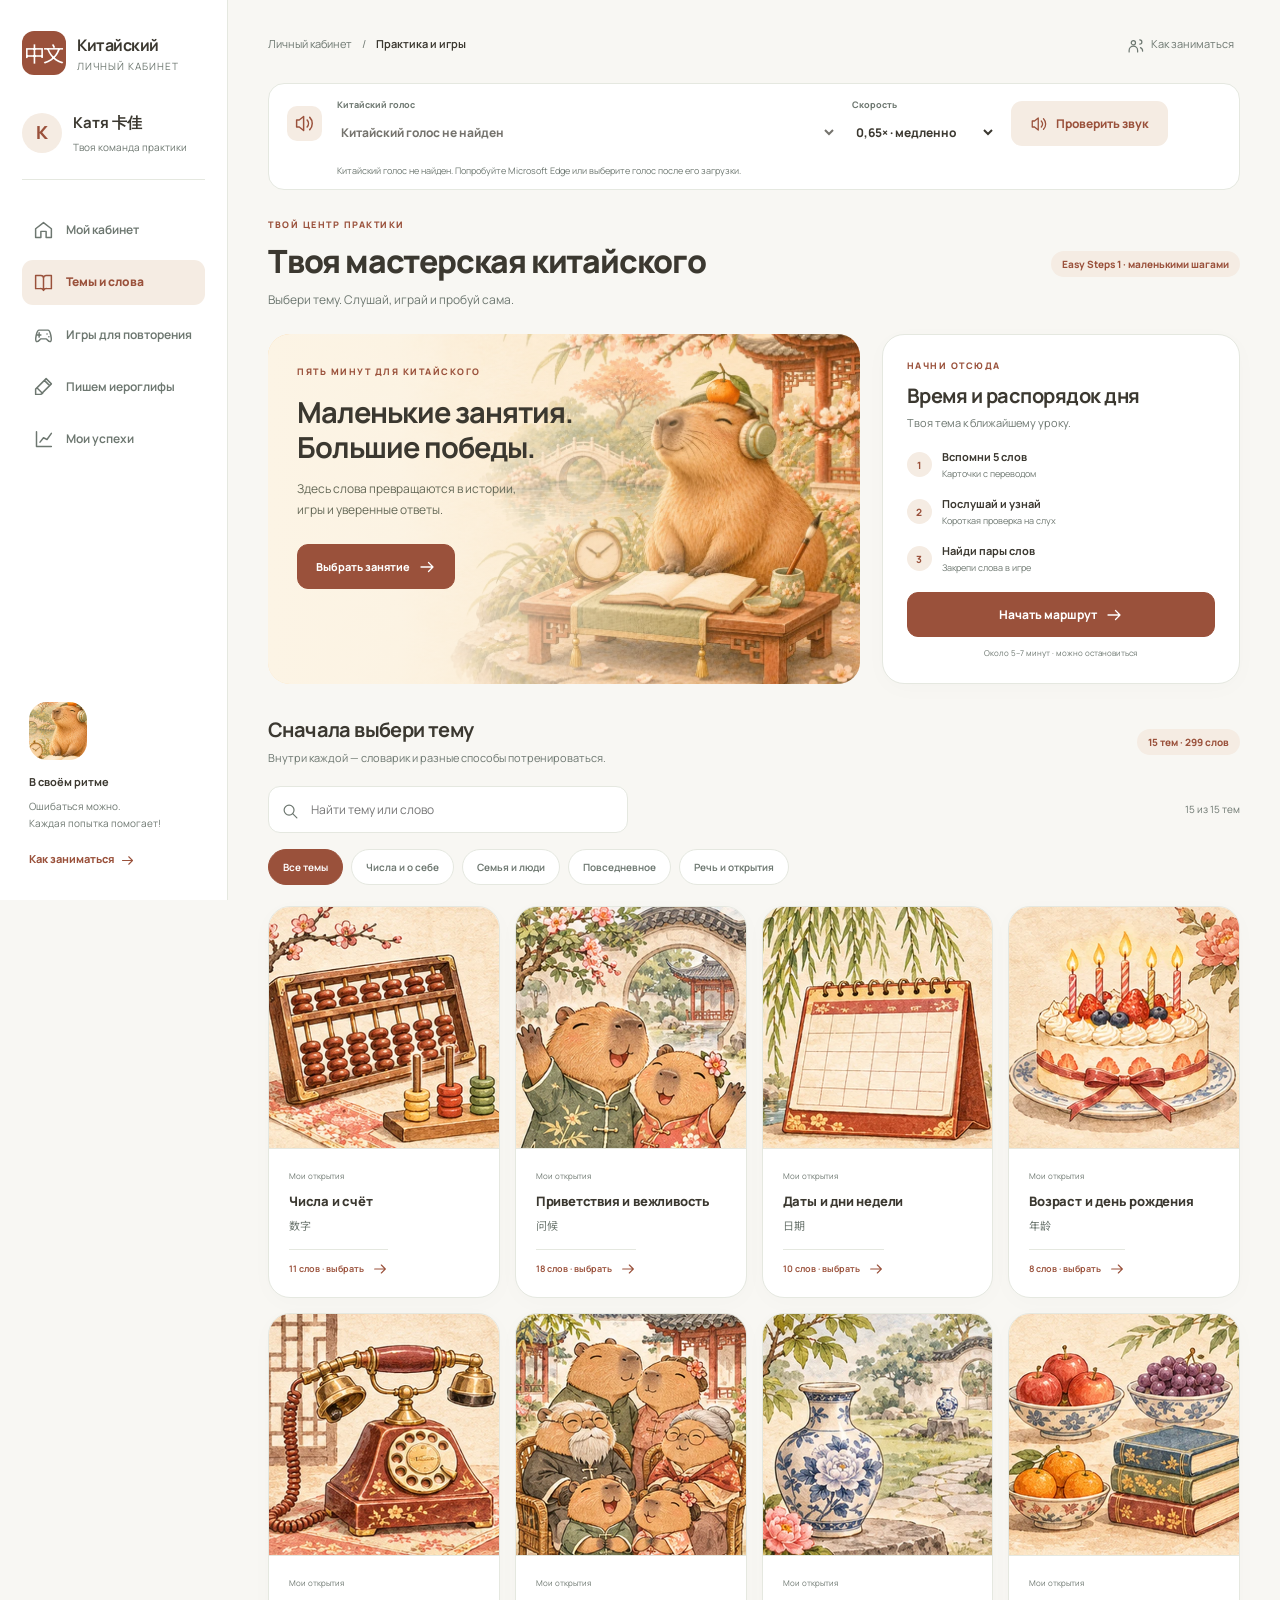
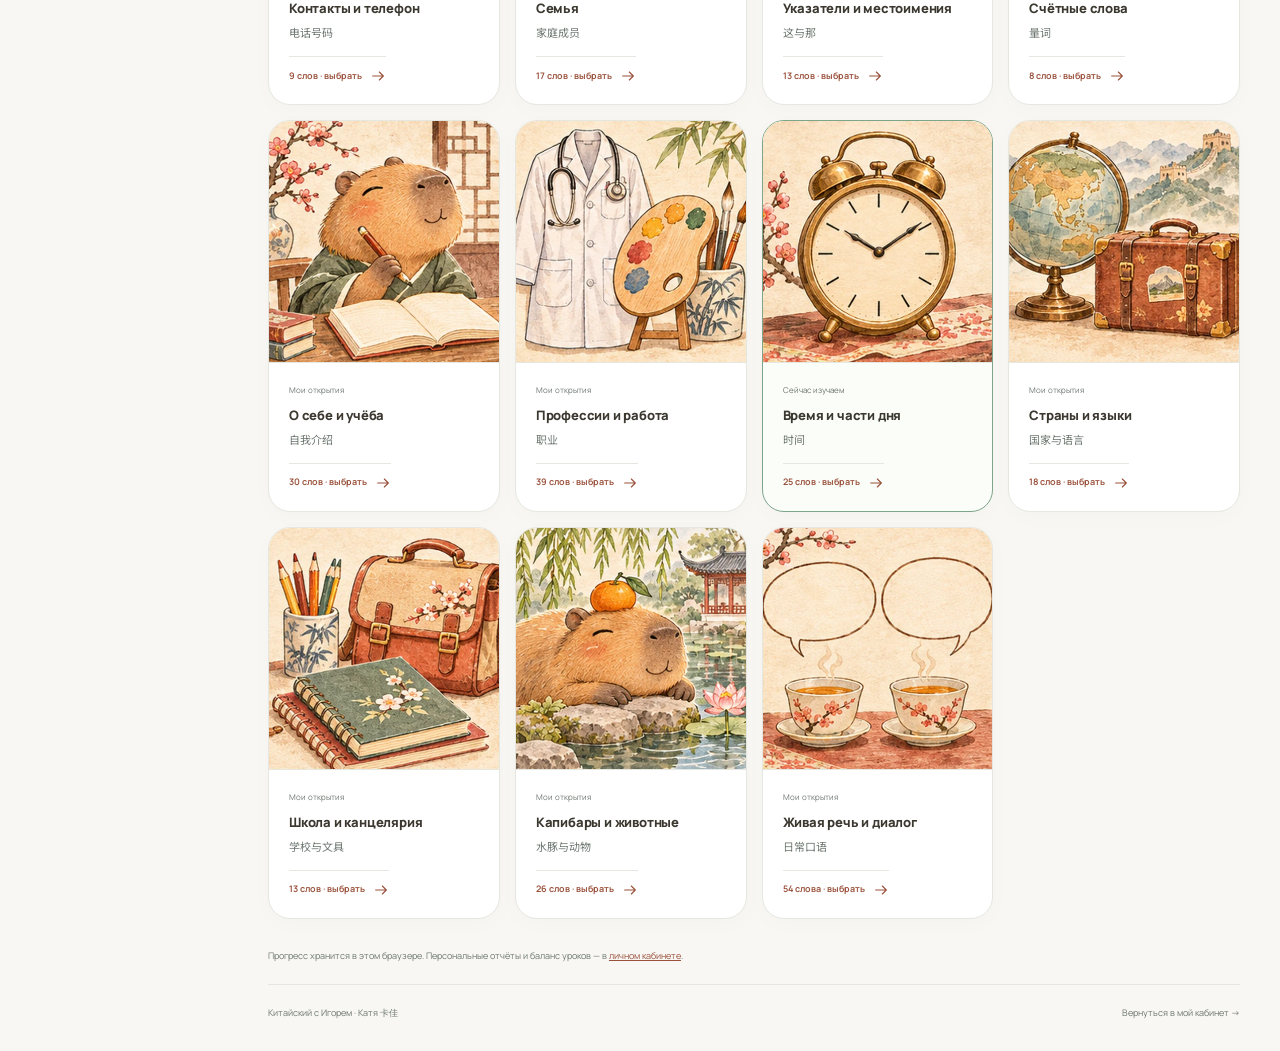
<file: trainer.html>
<!doctype html>
<html lang="ru">
<head>
  <meta charset="utf-8">
  <meta name="viewport" content="width=device-width,initial-scale=1,viewport-fit=cover">
  <meta name="theme-color" content="#f6f7f4">
  <title>Практика и игры · Катя</title>
  <meta name="description" content="Китайский шаг за шагом: 15 тем, слова, аудирование, простые фразы, игры и письмо иероглифов. Личный центр практики Кати.">
  <link rel="preconnect" href="https://fonts.googleapis.com">
  <link rel="preconnect" href="https://fonts.gstatic.com" crossorigin>
  <link href="https://fonts.googleapis.com/css2?family=Manrope:wght@400;500;600;700;800&family=Noto+Sans+SC:wght@400;500;700&display=swap" rel="stylesheet">
  <link rel="stylesheet" href="practice.css">
  <script src="speech.js" defer></script>
  <script src="vendor/hanzi-writer.min.js" defer></script>
  <script src="practice.js" defer></script>
</head>
<body>
  <a class="skip" href="#main">Перейти к занятиям</a>
  <aside class="sidebar">
    <a class="brand" href="index.html"><span class="brand-mark" lang="zh-CN">中文</span><span><strong>Китайский</strong><small>Личный кабинет</small></span></a>
    <div class="profile"><span class="avatar">К</span><div><b>Катя <span lang="zh-CN">卡佳</span></b><small>Твоя команда практики</small></div></div>
    <nav class="nav" aria-label="Практика">
      <a href="index.html"><span data-icon="home"></span>Мой кабинет</a>
      <a href="#topics" data-route="topics"><span data-icon="book"></span>Темы и слова</a>
      <a href="#games" data-route="games"><span data-icon="game"></span>Игры для повторения</a>
      <a href="#writing" data-route="writing"><span data-icon="pen"></span>Пишем иероглифы</a>
      <a href="#progress" data-route="progress"><span data-icon="chart"></span>Мои успехи</a>
    </nav>
    <div class="sidebar-bottom"><div class="panda-avatar" aria-hidden="true"></div><b>В своём ритме</b><p>Ошибаться можно.<br>Каждая попытка помогает!</p><button class="text-button" data-help>Как заниматься <span data-icon="arrow"></span></button></div>
  </aside>
  <main id="main" class="workspace">
    <header class="topbar"><div class="breadcrumbs"><a href="index.html">Личный кабинет</a><span>/</span><b id="breadcrumb-current">Практика и игры</b></div><button class="help-button" data-help><span data-icon="people"></span>Как заниматься</button></header>
    <section class="soundbar" aria-label="Настройки озвучки">
      <span class="sound-icon" data-icon="volume"></span>
      <div class="voice-field"><label for="voice-choice">Китайский голос</label><select id="voice-choice" aria-describedby="voice-status"><option>Ищем Xiaoyi…</option></select></div>
      <div class="speed-field"><label for="voice-speed">Скорость</label><select id="voice-speed"><option value="0.65">0,65× · медленно</option><option value="0.7">0,70×</option></select></div>
      <button class="btn btn-light sound-test" id="voice-test"><span data-icon="volume"></span>Проверить звук</button>
      <p id="voice-status" class="voice-status" role="status">Основной голос — Xiaoyi. Выберите другой, если не слышно.</p>
    </section>
    <div id="load-error" class="card empty" hidden><h1>Не удалось загрузить словарик</h1><p>Проверьте интернет и обновите страницу. Прогресс останется на этом устройстве.</p><button class="btn" id="reload-data">Попробовать ещё раз</button></div>
    <div id="app-loading" class="loading">Готовим твои занятия…</div>
    <div id="hub-view" hidden>
      <section id="home-intro">
        <div class="page-heading"><div><div class="eyebrow">Твой центр практики</div><h1>Твоя мастерская китайского</h1><p>Выбери тему. Слушай, играй и пробуй сама.</p></div><span class="pill">Easy Steps 1 · маленькими шагами</span></div>
        <div class="welcome-grid"><div class="practice-hero"><img src="assets/practice-hero.webp" alt="Капибара в наушниках учит китайский" width="1200" height="800" fetchpriority="high"><div class="hero-copy"><div class="eyebrow">Пять минут для китайского</div><h2>Маленькие занятия.<br>Большие победы.</h2><p>Здесь слова превращаются в истории, игры и уверенные ответы.</p><a class="btn" href="#topic/time">Выбрать занятие <span data-icon="arrow"></span></a></div></div><div class="card mission-card"><div class="eyebrow">Начни отсюда</div><h2>Время и распорядок дня</h2><p>Твоя тема к ближайшему уроку.</p><ol class="mini-steps"><li><span>1</span><div><b>Вспомни 5 слов</b><small>Карточки с переводом</small></div></li><li><span>2</span><div><b>Послушай и узнай</b><small>Короткая проверка на слух</small></div></li><li><span>3</span><div><b>Найди пары слов</b><small>Закрепи слова в игре</small></div></li></ol><button class="btn" id="start-mission">Начать маршрут <span data-icon="arrow"></span></button><small class="mission-time">Около 5–7 минут · можно остановиться</small></div></div>
      </section>
      <section id="topics-page" class="page-panel" aria-labelledby="topics-title">
        <div class="section-head"><div><h2 id="topics-title">Сначала выбери тему</h2><p>Внутри каждой — словарик и разные способы потренироваться.</p></div><span class="pill" id="topic-total">15 тем</span></div>
        <div class="search-row"><label class="search-field"><span data-icon="search"></span><input id="topic-search" type="search" placeholder="Найти тему или слово" aria-label="Найти тему или слово"></label><span id="search-count" class="muted"></span></div>
        <div id="category-filters" class="filter-pills" role="group" aria-label="Группы тем"></div>
        <div id="topics-grid" class="topics-grid"></div><p id="no-topics" class="empty" hidden>Такой темы пока нет. Попробуй другое слово.</p>
      </section>
    </div>
    <section id="topic-view" class="page-panel" hidden aria-labelledby="topic-title"><a href="#topics" class="back-link">← Все темы</a><div class="topic-banner card"><span id="topic-emoji" class="topic-big-icon"></span><div><div class="eyebrow">Шаг 1 · тема выбрана</div><h1 id="topic-title"></h1><p id="topic-meta"></p></div><button class="btn" id="topic-start">Начать с карточек <span data-icon="arrow"></span></button></div><div class="section-head"><div><h2>Шаг 2 · как потренируемся?</h2><p>Для начала выбери одно занятие. В каждом — короткий раунд.</p></div></div><div id="mode-filters" class="filter-pills" role="group" aria-label="Виды занятий"></div><div id="mode-grid" class="mode-grid"></div><details class="card word-library" open><summary id="dictionary-title">Словарик темы</summary><div id="word-list" class="word-list"></div></details></section>
    <section id="games-view" class="page-panel" hidden aria-labelledby="games-title"><div class="page-heading"><div><div class="eyebrow">Та же практика — в игре</div><h1 id="games-title">Игры для повторения</h1><p>Выбери тему для знакомых игр. В «Китайском в жизни» — случайные ситуации из разных тем твоего словаря.</p></div></div><div class="topic-picker card"><label for="game-topic">Какие слова повторяем?</label><select id="game-topic"></select></div><div id="games-grid" class="mode-grid games-grid"></div><a class="fc-banner card" href="time-trainer.html"><img src="assets/dashboard-hero.webp" alt="" width="1200" height="800"><div><span class="eyebrow">Твоя мастерская</span><h2>Который час?</h2><p>Часы, аудирование и время на китайском.</p><span class="text-button">Открыть →</span></div></a><a class="card fc-banner" href="trainer-classic.html"><div><span class="eyebrow">Все прежние упражнения сохранены</span><h2>Больше практики</h2><p>Знакомые задания и дополнительные режимы прежнего тренажёра.</p><span class="text-button">Открыть →</span></div></a><a class="btn secondary" href="capybara-jobs.html">Профессии с капибарами →</a></section>
    <section id="writing-view" class="page-panel" hidden aria-labelledby="writing-title"><div class="page-heading"><div><div class="eyebrow">Кисть, внимание и порядок черт</div><h1 id="writing-title">Пишем иероглифы</h1><p>Сначала посмотри, затем повтори пальцем или мышью.</p></div></div><div class="topic-picker card"><label for="writing-topic">Выбери тему</label><select id="writing-topic"></select></div><div class="writing-layout"><div class="card writing-studio"><label for="writing-word">Какое слово напишем?</label><select id="writing-word"></select><div class="char-chips" id="char-chips" role="group" aria-label="Иероглифы выбранного слова"></div><div class="writer-grid" id="writer-grid"><div id="writer-target" aria-label="Поле письма иероглифа" role="img"></div></div><p id="writing-status" class="writing-status" role="status">Выбираем иероглиф…</p><div class="writing-buttons"><button class="btn" id="writing-animate"><span data-icon="play"></span>Показать по чертам</button><button class="btn btn-light" id="writing-quiz"><span data-icon="pen"></span>Попробовать самому</button><button class="btn btn-outline" id="writing-stroke">По одной черте</button><button class="btn btn-outline" id="writing-speak"><span data-icon="volume"></span>Послушать слово</button></div></div><aside class="card writing-guide"><img src="assets/dashboard-hero.webp" alt="Китайский сад и каллиграфия" width="1200" height="800" loading="lazy"><div><h2>От первой черты к слову</h2><ol><li>Нажми «Показать по чертам» и посмотри движение кисти.</li><li>Нажми «Попробовать самому» и обводи серый контур по порядку.</li><li>Если сложно, повтори показ. Подсказка появится после двух попыток.</li></ol><p>Лучше один иероглиф спокойно, чем много на скорость.</p></div></aside></div></section>
    <section id="progress-view" class="page-panel" hidden aria-labelledby="progress-title"><div class="page-heading"><div><div class="eyebrow">Каждая попытка — шаг вперёд</div><h1 id="progress-title">Твои маленькие победы</h1><p>Сохраняются на этом устройстве.</p></div></div><div id="progress-stats" class="progress-stats"></div><div class="card progress-review"><h2>Слова, которым нужно ещё немного внимания</h2><p>Сюда попадают ошибки из заданий. Повторим без спешки.</p><button class="btn" id="review-start">Повторить сложные слова <span data-icon="arrow"></span></button><div id="review-list" class="review-list"></div></div><div class="card progress-history"><h2>Последние раунды</h2><div id="round-history"></div></div></section>
    <section id="session-view" class="session-view" hidden aria-labelledby="exercise-title"><div class="session-nav"><button class="back-link" id="session-exit">← К занятиям</button><span id="session-context"></span><span class="pill" id="session-count"></span></div><div class="session-track"><span id="session-track-fill"></span></div><div id="exercise-arena" class="card exercise-arena"></div><div id="session-feedback" class="feedback" role="status" hidden></div><div class="session-bottom"><label class="pinyin-toggle"><input type="checkbox" id="show-pinyin" checked> Показывать пиньинь</label><button id="session-next" class="btn" hidden>Дальше <span data-icon="arrow"></span></button></div></section>
    <p class="device-note" id="device-note">Прогресс хранится в этом браузере. Персональные отчёты и баланс уроков — в <a href="index.html#parents">личном кабинете</a>.</p>
    <footer class="footer"><span>Китайский с Игорем · Катя <span lang="zh-CN">卡佳</span></span><a href="index.html">Вернуться в мой кабинет →</a></footer>
  </main>
  <nav class="mobile-nav" aria-label="Практика на телефоне"><a href="index.html"><span data-icon="home"></span>Кабинет</a><a href="#topics" data-route="topics"><span data-icon="book"></span>Темы</a><a href="#games" data-route="games"><span data-icon="game"></span>Игры</a><a href="#writing" data-route="writing"><span data-icon="pen"></span>Письмо</a><a href="#progress" data-route="progress"><span data-icon="chart"></span>Успехи</a></nav>
  <dialog id="help-dialog" aria-labelledby="help-title"><div class="eyebrow">Для родителей и Кати</div><h2 id="help-title">Коротко, понятно, с пользой</h2><ol><li><b>Выберите тему.</b> Сейчас особенно полезны «Время и распорядок дня».</li><li><b>Начните с карточек.</b> Слушайте слово, откройте перевод, произнесите вместе. Знать китайский маме не нужно.</li><li><b>Проверьте себя.</b> Выберите перевод или игру. После ошибки сайт покажет правильный ответ.</li><li><b>Вернитесь к сложному.</b> В разделе «Мои успехи» собираются слова, в которых были ошибки.</li><li><b>Пишите понемногу.</b> Посмотрите порядок черт и повторите один иероглиф.</li></ol><p>Достаточно 5–10 минут. Можно закончить после любого раунда. Xiaoyi — основной голос, скорость 0,65×; если звука нет, выберите другой китайский голос сверху и проверьте его.</p><button class="btn" id="help-close">Всё понятно, начинаем</button></dialog>
  <noscript><p class="card empty">Для упражнений нужен JavaScript. <a href="index.html">Открыть личный кабинет</a>.</p></noscript>
</body>
</html>
</file>
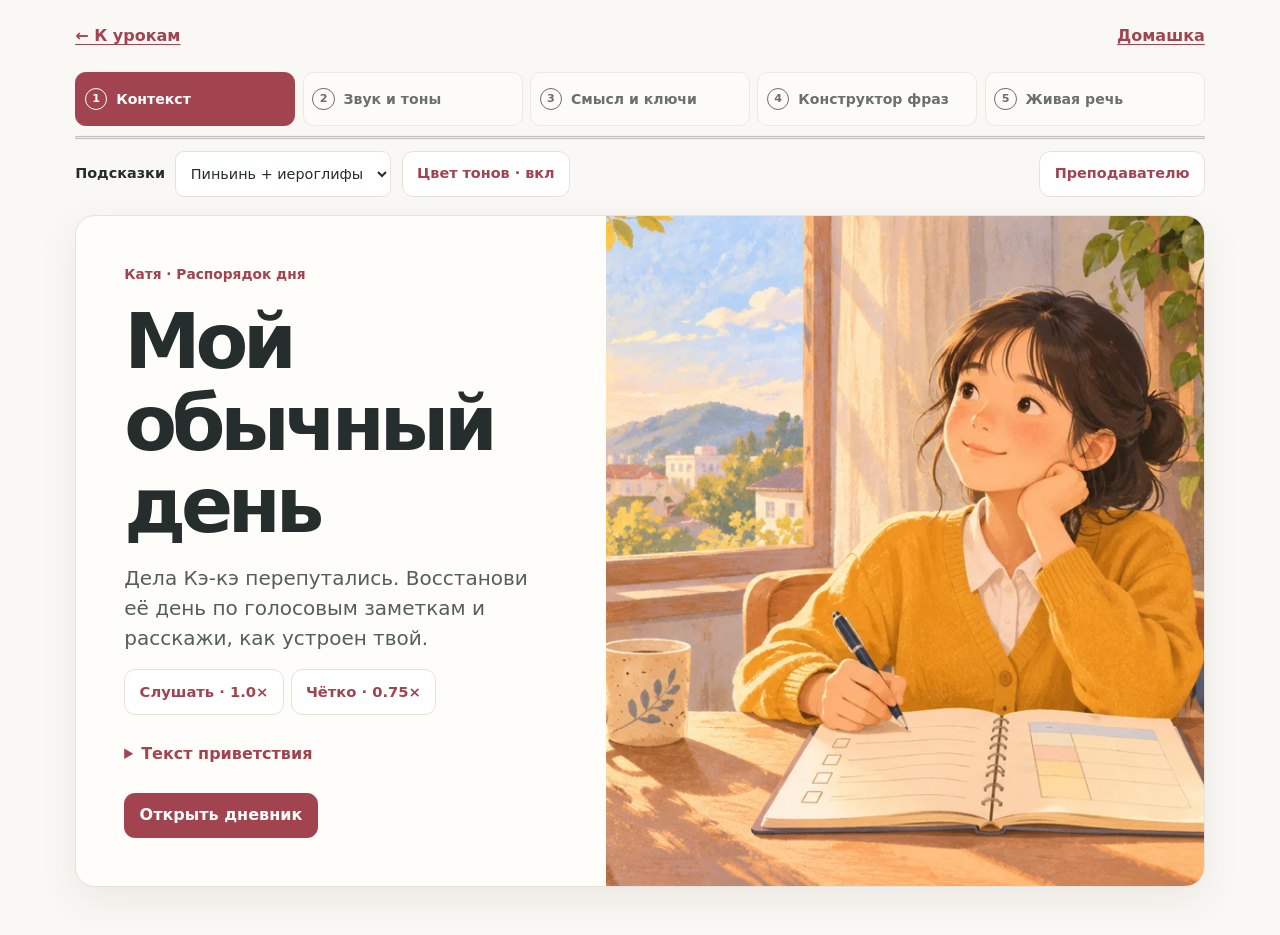
<file: lessons/2026-11-22-daily-routine.html>
<!doctype html>
<html lang="ru">
<head>
  <meta charset="utf-8">
  <meta name="viewport" content="width=device-width, initial-scale=1">
  <meta name="theme-color" content="#a24450">
  <title>Мой обычный день · Китайский</title>
  <link rel="stylesheet" href="lesson-studio-v2.css">
  <link rel="preload" as="image" href="media/daily-routine/studio/hero.webp">
  <script type="application/json" id="lesson-content">{"file":"2026-11-22-daily-routine.html","slug":"daily-routine","name":"Катя","title":"Мой обычный день","hero":"Героиня у окна с часами, школьным рюкзаком и дневником","accent":"#a24450","intro":"Дела Кэ-кэ перепутались. Восстанови её день по голосовым заметкам и расскажи, как устроен твой.","go":"Открыть дневник","theme":"Распорядок дня","finish":"День собран","success":"Ты восстановила распорядок и рассказала о своём дне.","hook":{"zh":"你好！你早上几点起床？","py":"nǐ hǎo  nǐ zǎo shang jǐ diǎn qǐ chuáng","ru":"Привет! Во сколько ты встаёшь утром?","voice":"friend"},"words":[{"id":"wake","zh":"起床","py":"qǐ chuáng","ru":"вставать","parts":"起 — подняться, 床 — кровать. Подняться с кровати."},{"id":"breakfast","zh":"吃早饭","py":"chī zǎo fàn","ru":"завтракать","parts":"吃 — есть, 早 — рано, 饭 — еда. Есть утреннюю еду."},{"id":"school","zh":"上学","py":"shàng xué","ru":"идти в школу","parts":"上学 — ходить в школу. 学 связано с учёбой."},{"id":"home","zh":"回家","py":"huí jiā","ru":"идти домой","parts":"回 — возвращаться, 家 — дом. Вернуться домой."},{"id":"study","zh":"做作业","py":"zuò zuò yè","ru":"делать домашнее задание","parts":"做 — делать, 作业 — задание. 作业 запоминай одним блоком."},{"id":"sleep","zh":"睡觉","py":"shuì jiào","ru":"ложиться спать","parts":"睡 — спать, 觉 здесь читается jiào. Слева в 睡 виден 目 «глаз»: во сне глаза закрыты."}],"tones":[{"clip":"wake","index":0,"tone":3,"why":"qǐ звучит низко перед chuáng. Не вытягивай подъём."},{"clip":"school","index":1,"tone":2,"why":"В конце xué голос поднимается."},{"clip":"sleep","index":0,"tone":4,"why":"shuì падает. Следом второй нисходящий слог jiào."}],"secret":{"clip":"timewhat","body":"几点 пишем jǐ diǎn (3 + 3). Когда говорим этот блок отдельно, слышится jí diǎn. Первый слог поднимается. В 一刻 一 тоже поднимается перед 4-м тоном 刻.","extra":"night"},"phrases":{"timewhat":{"zh":"几点？","py":"jǐ diǎn","ru":"Во сколько?"},"me":{"zh":"我","py":"wǒ","ru":"я"},"morning":{"zh":"早上七点","py":"zǎo shang qī diǎn","ru":"в семь утра"},"after":{"zh":"下午四点半","py":"xià wǔ sì diǎn bàn","ru":"в 16:30"},"night":{"zh":"晚上九点一刻","py":"wǎn shang jiǔ diǎn yí kè","ru":"в 21:15"},"wake7":{"zh":"我早上七点起床。","py":"wǒ zǎo shang qī diǎn qǐ chuáng","ru":"Я встаю в семь утра."},"wake8":{"zh":"我早上八点起床。","py":"wǒ zǎo shang bā diǎn qǐ chuáng","ru":"Я встаю в восемь утра."},"home430":{"zh":"我下午四点半回家。","py":"wǒ xià wǔ sì diǎn bàn huí jiā","ru":"Я возвращаюсь домой в 16:30."},"home5":{"zh":"我下午五点回家。","py":"wǒ xià wǔ wǔ diǎn huí jiā","ru":"Я возвращаюсь домой в пять дня."},"sleep915":{"zh":"我晚上九点一刻睡觉。","py":"wǒ wǎn shang jiǔ diǎn yí kè shuì jiào","ru":"Я ложусь спать в 21:15."},"sleep10":{"zh":"我晚上十点睡觉。","py":"wǒ wǎn shang shí diǎn shuì jiào","ru":"Я ложусь спать в десять вечера."},"break730":{"zh":"我早上七点半吃早饭。","py":"wǒ zǎo shang qī diǎn bàn chī zǎo fàn","ru":"Я завтракаю в 7:30."},"wakeq":{"zh":"你早上几点起床？","py":"nǐ zǎo shang jǐ diǎn qǐ chuáng","ru":"Во сколько ты встаёшь утром?","voice":"friend"},"homeq":{"zh":"你下午几点回家？","py":"nǐ xià wǔ jǐ diǎn huí jiā","ru":"Во сколько ты возвращаешься домой?","voice":"friend"},"sleepq":{"zh":"你晚上几点睡觉？","py":"nǐ wǎn shang jǐ diǎn shuì jiào","ru":"Во сколько ты ложишься спать?","voice":"friend"}},"bonus":{"type":"clocks","title":"Восстанови часы","prompt":"Послушай запись. Выбери часы, которые показывают нужное время.","rounds":[{"clip":"break730","answer":"07:30","choices":["07:00","07:30","08:30"]},{"clip":"home430","answer":"16:30","choices":["16:15","17:30","16:30"]},{"clip":"sleep915","answer":"21:15","choices":["21:15","21:30","22:15"]}]},"builds":[{"key":"wake","task":"Скажи, что встаёшь в семь утра.","pieces":["me","morning","wake"],"full":"wake7"},{"key":"home","task":"Скажи, что возвращаешься домой в 16:30.","pieces":["me","after","home"],"full":"home430"},{"key":"sleep","task":"Скажи, что ложишься спать в 21:15.","pieces":["me","night","sleep"],"full":"sleep915"}],"roles":[{"question":"wakeq","task":"Ответь про своё утро. Подставь своё время.","models":["wake7","wake8"]},{"question":"homeq","task":"Когда ты обычно возвращаешься домой?","models":["home430","home5"]},{"question":"sleepq","task":"Назови время, когда ты обычно ложишься спать.","models":["sleep915","sleep10"]}],"teacher":{"can":"Соотносит шесть действий с картинками. Читает часы и говорит о трёх событиях дня, ставя время перед действием.","warm":"Покажите время на циферблате. Катя сначала называет часы, затем добавляет утро, день или вечер.","extra":"Пусть Катя сравнит школьный день и выходной. Дайте связку 先……，然后…… для двух действий.","sound":"В 起床 тренируйте короткий низкий qǐ и подъём chuáng. В 睡觉 дайте два отдельных падения, не скатывая оба слога в один акцент. Сравните 七点半 и 七点一刻.","home":"Запиши или скажи три фразы о своём дне. В каждой поставь время перед действием."},"praise":{"great":{"zh":"太棒了！","py":"tài bàng le","ru":"Здорово!"},"nice":{"zh":"真厉害！","py":"zhēn lì hai","ru":"Вот это да!"},"again":{"zh":"加油，再试一次！","py":"jiā yóu  zài shì yí cì","ru":"Давай, попробуй ещё раз!"},"passed":{"zh":"做得好！","py":"zuò de hǎo","ru":"Хорошая работа!"},"ready":{"zh":"继续加油！","py":"jì xù jiā yóu","ru":"Продолжай в том же духе!"}}}</script>
  <script type="module" src="lesson-studio-v2.js"></script>
</head>
<body style="--accent: #a24450">
  <a class="skip" href="#lesson-play">Перейти к уроку</a>
  <main>
    <header class="top">
      <a href="../index.html">← К урокам</a>
      <a href="../homework-daily-routine.html">Домашка</a>
    </header>
    <div class="toolbar">
      <nav class="steps" aria-label="Пять этапов урока"></nav>
      <progress class="progress" id="stage-progress" max="5" value="0" aria-label="Прогресс урока"></progress>
      <div class="settings">
        <label for="mode">Подсказки</label>
        <select id="mode">
          <option value="pinyin">Пиньинь + иероглифы</option>
          <option value="hanzi">Только иероглифы</option>
          <option value="sound">Только звук (профи)</option>
        </select>
        <button class="btn secondary" id="tone-color" type="button" aria-pressed="true">Цвет тонов</button>
        <button class="btn secondary teacher-trigger" id="teacher-open" type="button" title="Клавиша T">Преподавателю</button>
      </div>
      <p id="audio-notice" class="status" role="status"></p>
    </div>
    <section class="stage" id="lesson-play" tabindex="-1" aria-label="Мой обычный день">
      <noscript>Включи JavaScript, чтобы открыть задания урока.</noscript>
    </section>
  </main>
  <dialog id="teacher-panel" aria-labelledby="teacher-title">
    <h2 id="teacher-title">Шторка преподавателя</h2>
    <p><strong>Цель урока</strong><br>Соотносит шесть действий с картинками. Читает часы и говорит о трёх событиях дня, ставя время перед действием.</p>
    <p><strong>Устный разогрев</strong><br>Покажите время на циферблате. Катя сначала называет часы, затем добавляет утро, день или вечер.</p>
    <p><strong>Если легко</strong><br>Пусть Катя сравнит школьный день и выходной. Дайте связку 先……，然后…… для двух действий.</p>
    <p><strong>На что обратить внимание в произношении</strong><br>В 起床 тренируйте короткий низкий qǐ и подъём chuáng. В 睡觉 дайте два отдельных падения, не скатывая оба слога в один акцент. Сравните 七点半 и 七点一刻.</p>
    <p><strong>После урока</strong><br>Запиши или скажи три фразы о своём дне. В каждой поставь время перед действием.</p>
    <form method="dialog"><button class="btn" autofocus>Закрыть</button></form>
  </dialog>
</body>
</html>
</file>
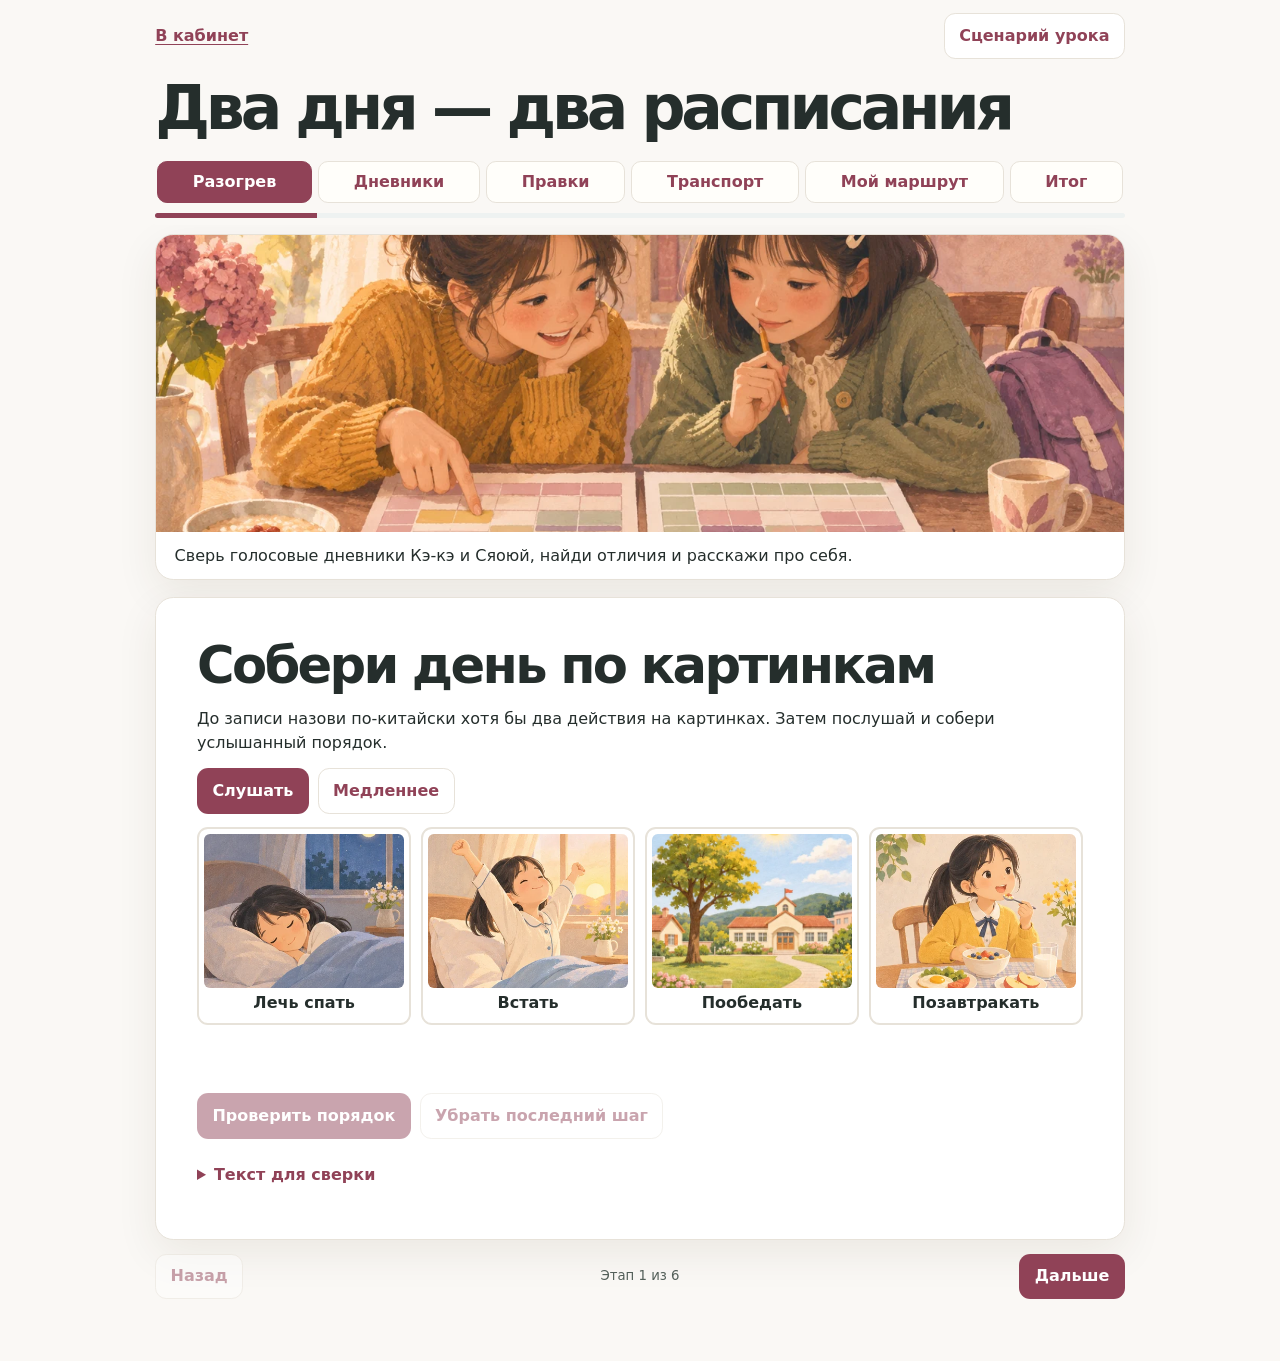
<file: lessons/two-days.html>
<!doctype html>
<html lang="ru">
<head>
  <meta charset="utf-8">
  <meta name="viewport" content="width=device-width, initial-scale=1">
  <title>Два дня — два расписания · Катя</title>
  <link rel="stylesheet" href="lesson-studio-v2.css">
  <link rel="stylesheet" href="lesson-nov27.css?v=route">
  <link rel="stylesheet" href="lesson-route.css">
  <script type="module" src="two-days.js?v=route"></script>
</head>
<body style="--accent:#904257">
<main>
  <nav class="top" aria-label="Навигация урока">
    <a href="../index.html">В кабинет</a><button class="btn secondary" type="button" id="lesson-teacher-open">Сценарий урока</button>
  </nav>
  <h1 class="journey-title">Два дня — два расписания</h1>
  <nav id="lesson-route" aria-label="Этапы урока" hidden>
    <ol><li><a href="#morning" data-stage>Разогрев</a></li><li><a href="#diaries" data-stage>Дневники</a></li>
      <li><a href="#report" data-stage>Правки</a></li><li><a href="#road" data-stage>Транспорт</a></li>
      <li><a href="#interview" data-stage>Мой маршрут</a></li><li><a href="#review" data-stage>Итог</a></li></ol>
    <progress id="lesson-progress" value="1" max="6" aria-label="Позиция в уроке"></progress>
  </nav>
  <p id="lesson-audio-status" class="status listen-status" role="status"></p>
  <header class="cover-lesson" id="lesson-cover">
    <img src="media/two-days/hero.webp" width="1280" height="720" alt="Две девочки сравнивают расписания за столом">
    <div class="cover-copy"><p>Сверь голосовые дневники Кэ-кэ и Сяоюй, найди отличия и расскажи про себя.</p></div>
  </header>
  <section class="sheet lesson-block" id="morning" aria-labelledby="morning-title">
    <h2 id="morning-title">Собери день по картинкам</h2>
    <p>До записи назови по-китайски хотя бы два действия на картинках. Затем послушай и собери услышанный порядок.</p>
    <div class="actions"><button class="btn" type="button" data-clip="sequence">Слушать</button><button class="btn secondary" type="button" data-clip="sequence-slow">Медленнее</button></div>
    <div id="sequence-cards" class="photo-grid"></div>
    <ol class="sequence-track" id="sequence-track" aria-label="Выбранный порядок действий"></ol>
    <p class="status" id="sequence-status" role="status"></p>
    <div class="actions"><button type="button" class="btn" id="sequence-check">Проверить порядок</button><button type="button" class="btn secondary" id="sequence-undo">Убрать последний шаг</button></div>
    <details class="hint"><summary>Текст для сверки</summary><p lang="zh">先起床，然后吃早饭。中午吃午饭，晚上睡觉。</p></details>
  </section>
  <section class="sheet lesson-block" id="diaries" aria-labelledby="diaries-title">
    <h2 id="diaries-title">Два голосовых дневника</h2>
    <p>На первом прослушивании улови, у кого утро начинается раньше. На втором заполни расписания.</p>
    <div id="diary-sources" class="lessons-columns"></div>
    <div class="lesson-cell">
      <h3>Кто встаёт раньше?</h3>
      <div class="actions" id="diary-gist"><button class="btn secondary" type="button" data-gist="keke">Кэ-кэ</button><button class="btn secondary" type="button" data-gist="xiaoyu">Сяоюй</button></div>
      <p class="status" id="diary-gist-status" role="status"></p>
    </div>
    <form id="schedule-check">
      <table class="day-table"><thead><tr><th scope="col">Дело</th><th scope="col">Кэ-кэ · Пн</th><th scope="col">Сяоюй · Сб</th></tr></thead><tbody></tbody></table>
      <div class="actions footer-actions"><button type="submit" class="btn">Сверить расписания</button></div>
      <p class="status" id="schedule-status" role="status"></p>
    </form>
    <details class="hint"><summary>Как сравнить два дня</summary><p lang="zh">可可早上六点起床，小雨早上八点半起床。</p><p>Сравни ещё одно действие сама.</p></details>
  </section>
  <section class="sheet lesson-block" id="report" aria-labelledby="report-title">
    <h2 id="report-title">Проверь сообщение подруги</h2>
    <p>Сяоюй перепутала две детали понедельника. Сверь её сообщение с дневником Кэ-кэ и исправь обе ошибки.</p>
    <div class="actions"><button class="btn" type="button" data-clip="correction">Слушать сообщение Сяоюй</button></div>
    <form id="correct-report">
      <div class="speak-grid">
        <label>Во сколько Кэ-кэ встала?<select id="correct-wake"><option value="">Выбрать</option><option>06:00</option><option>06:30</option><option>08:30</option></select></label>
        <label>Во сколько Кэ-кэ вернулась домой?<select id="correct-home"><option value="">Выбрать</option><option>14:00</option><option>14:30</option><option>16:00</option></select></label>
      </div>
      <button class="btn secondary" type="submit">Проверить время</button>
      <p class="status" id="correct-report-status" role="status"></p>
    </form>
    <details class="hint"><summary>Текст сообщения с ошибками</summary><p lang="zh">可可早上六点半起床，下午四点回家。</p></details>
    <p>Передай исправления вслух или запиши их целыми фразами по-китайски.</p>
    <div class="speak-grid">
      <div class="lesson-cell"><label>Исправление про подъём<input class="lesson-reply" type="text" lang="zh"></label><details class="hint"><summary>Свериться с образцом</summary><p lang="zh">可可早上六点起床。</p></details></div>
      <div class="lesson-cell"><label>Исправление про возвращение<input class="lesson-reply" type="text" lang="zh"></label><details class="hint"><summary>Свериться с образцом</summary><p lang="zh">可可下午两点半回家。</p></details></div>
    </div>
    <details class="hint"><summary>Переслушать дневник Кэ-кэ</summary><button class="btn secondary" type="button" data-clip="schoolday">Послушать</button><p lang="zh">星期一，我早上六点起床，六点半吃早饭。中午十二点吃午饭。下午两点半回家，四点做作业。晚上六点吃晚饭，十点半睡觉。</p></details>
  </section>
  <section class="sheet lesson-block" id="road" aria-labelledby="road-title">
    <h2 id="road-title">Как Сяоюй добирается до школы?</h2>
    <div class="lesson-cell route-task">
      <p>Послушай и выбери подходящую картинку. После выбора сравни три фразы о транспорте.</p>
      <div class="actions"><button class="btn" type="button" data-clip="roadscene">Слушать сообщение</button><button class="btn secondary" type="button" data-clip="roadscene-slow">Медленнее</button></div>
      <div class="photo-grid transport-grid" id="transport-picks"></div>
      <p class="status" id="transport-status" role="status"></p>
      <details class="hint"><summary>Текст для сверки</summary><p lang="zh">今天早上，我七点吃早饭。七点半，我骑自行车去学校。你怎么去学校？</p></details>
    </div>
    <h3>Три способа добраться</h3>
    <p>Сравни начало фразы. С автобусом звучит <span lang="zh">坐</span>, с велосипедом — <span lang="zh">骑</span>, а пешком — <span lang="zh">走路</span>.</p>
    <div class="actions">
      <button class="btn secondary" type="button" data-clip="bus"><span lang="zh">坐公共汽车</span></button>
      <button class="btn secondary" type="button" data-clip="bicycle"><span lang="zh">骑自行车</span></button>
      <button class="btn secondary" type="button" data-clip="walk"><span lang="zh">走路</span></button>
    </div>
  </section>
  <section class="sheet lesson-block" id="interview" aria-labelledby="interview-title">
    <h2 id="interview-title">Дай интервью о своём маршруте</h2>
    <div class="actions"><button class="btn" type="button" data-clip="roadq">Слушать вопрос</button></div>
    <p lang="zh" class="listen-line">你怎么去学校？</p>
    <p>Скажи, во сколько завтракаешь и как потом добираешься. Затем задай этот вопрос преподавателю.</p>
    <div class="oral-choices">
      <button class="btn secondary" type="button" data-route="bus" aria-pressed="false">На автобусе</button>
      <button class="btn secondary" type="button" data-route="bicycle" aria-pressed="false">На велосипеде</button>
      <button class="btn secondary" type="button" data-route="walk" aria-pressed="false">Пешком</button>
    </div>
    <p class="listen-line" id="route-phrase" lang="zh"></p>
    <label class="lesson-clock">Выбери время завтрака для тренировки
      <select id="route-breakfast"><option value="">Выбрать время</option><option value="六点半">6:30</option><option value="七点">7:00</option><option value="七点半">7:30</option><option value="八点">8:00</option></select>
    </label>
    <details class="hint"><summary>Собрать фразу как подсказку</summary><p lang="zh" id="route-combined" hidden></p><p id="route-placeholder">Выбери время завтрака и способ добраться.</p></details>
    <details class="hint"><summary>Послушать образец связного ответа</summary>
      <p class="listen-line" lang="zh">我早上六点半吃早饭，然后坐公共汽车去学校。</p>
      <p>Я завтракаю в 6:30, а потом еду в школу на автобусе.</p><button class="btn secondary" type="button" data-clip="combined">Слушать образец</button>
    </details>
    <details class="hint"><summary>Ещё вопросы про распорядок</summary>
      <div class="actions"><button class="btn" type="button" data-clip="interview">Слушать вопросы</button><button class="btn secondary" type="button" data-clip="meals">Пример про обед и ужин</button></div>
      <p lang="zh">你几点起床？你几点吃午饭？你几点回家？</p><p lang="zh">我中午十二点吃午饭，晚上六点吃晚饭。</p>
      <button class="btn secondary" type="button" data-clip="pattern">Слушать порядок слов</button>
    </details>
  </section>
  <section class="sheet lesson-block" id="review" aria-labelledby="review-title">
    <h2 id="review-title">Новый день без подсказок</h2>
    <p lang="zh" class="listen-line">今天早上，我七点半吃早饭，然后走路去学校。</p>
    <form id="katya-exit">
      <div class="speak-grid">
        <label>Во сколько был завтрак?<select id="exit-time"><option value="">Выбрать</option><option>07:00</option><option>07:30</option><option>08:00</option></select></label>
        <label>Как героиня добралась до школы?<select id="exit-route"><option value="">Выбрать</option><option value="bus">На автобусе</option><option value="walk">Пешком</option><option value="bicycle">На велосипеде</option></select></label>
      </div>
      <button class="btn" type="submit">Сверить понимание</button>
      <p class="status" id="katya-exit-status" role="status"></p>
    </form>
    <details class="hint"><summary>Проверь, что можешь сказать сама</summary><p>Замени время завтрака и способ добраться. Скажи новую фразу без записи. Что было проще, назвать время или выбрать глагол движения?</p></details>
  </section>
  <nav id="lesson-footer" aria-label="Предыдущий и следующий этап" hidden>
    <button class="btn secondary" type="button" id="lesson-back">Назад</button><p id="lesson-count" aria-live="polite"></p>
    <button class="btn" type="button" id="lesson-next">Дальше</button><a class="btn" id="lesson-home" href="../index.html" hidden>В кабинет</a>
  </nav>
  <dialog class="notes" id="lesson-teacher" aria-labelledby="teacher-title">
    <form method="dialog"><button type="submit" class="btn secondary">Закрыть</button></form>
    <h2 id="teacher-title">Сценарий урока</h2>
    <p><strong>8 минут · разогрев.</strong> Назвать действия по картинкам до записи. Затем пересказать первые два действия с 先 и 然后.</p>
    <p><strong>12 минут · дневники.</strong> Первый проход на сравнение, второй на детали. Попросить назвать два отличия целыми фразами.</p>
    <p><strong>9 минут · правки.</strong> Сверить время. В устном ответе принять любую понятную китайскую формулировку с обеими верными деталями.</p>
    <p><strong>10 минут · транспорт.</strong> Понять сообщение до показа текста. На контрасте отработать 坐、骑、走路.</p>
    <p><strong>16 минут · интервью.</strong> Катя описывает своё утро и маршрут, потом меняется ролями. Поменяйте время или маршрут и попросите ещё раз рассказать без модели.</p>
    <p><strong>5 минут · итог.</strong> Новая фраза на понимание. Зафиксируйте удачный самостоятельный ответ и одну вещь для повтора.</p>
  </dialog>
  <noscript><p>Для аудио и интерактивных ответов включи JavaScript.</p></noscript>
</main>
</body>
</html>
</file>
<file: capybara-jobs.css>
:root{--paper:#f6f3eb;--ink:#293d34;--muted:#6d7b6c;--green:#315c48;--line:#dfe3d7;--gold:#b88645}*{box-sizing:border-box}body{margin:0;background:var(--paper);color:var(--ink);font:16px/1.55 system-ui,-apple-system,"Segoe UI",sans-serif}a{color:var(--green);text-underline-offset:4px}button,select{font:inherit}button{cursor:pointer;touch-action:manipulation}button:disabled{cursor:default}button:focus-visible,a:focus-visible,summary:focus-visible,select:focus-visible{outline:3px solid var(--gold);outline-offset:4px}[hidden]{display:none!important}.skip{position:absolute;top:-60px;left:20px}.skip:focus{top:10px;background:white;padding:10px;z-index:20}.top{max-width:1160px;margin:auto;display:flex;align-items:center;justify-content:space-between;gap:20px;padding:28px 24px;border-bottom:1px solid var(--line)}.top a{font-size:13px;text-decoration:none}.brand{font-size:21px;letter-spacing:2px;font-weight:700}.brand small{display:block;letter-spacing:1px;font-size:10px;text-transform:uppercase;color:var(--muted)}main{max-width:1080px;margin:auto;padding:0 24px}.intro{display:grid;grid-template-columns:1.15fr 1fr;align-items:center;gap:36px;padding:60px 0 38px}.eyebrow{text-transform:uppercase;font-size:10px;letter-spacing:2px;color:var(--muted);font-weight:700}h1{font:500 clamp(34px,4.6vw,58px)/1.08 Georgia,serif;letter-spacing:-1.7px;margin:17px 0 23px}h1 span{color:var(--gold)}.intro p{font-size:15px;color:var(--muted);max-width:420px}.intro-tags{display:flex;flex-wrap:wrap;gap:8px;margin-top:22px}.intro-tags span,.pill{font-size:11px;padding:6px 11px;border-radius:30px;background:#e9ede1;color:var(--green)}.hero-team{display:flex;align-items:flex-end;min-width:0;border-bottom:1px solid var(--line);padding:15px 0}.hero-team .portrait{width:34%;height:auto;aspect-ratio:1;margin:0}.hero-team .portrait:nth-child(2){transform:translateY(-24px)}.portrait{display:block;flex:none;width:160px;height:160px;margin:14px auto;background-image:url('assets/capybara/professions-atlas.webp');background-size:300% 300%;border-radius:22px;background-repeat:no-repeat}.p0{background-position:0 0}.p1{background-position:50% 0}.p2{background-position:100% 0}.p3{background-position:0 50%}.p4{background-position:50% 50%}.p5{background-position:100% 50%}.p6{background-position:0 100%}.p7{background-position:50% 100%}.p8{background-position:100% 100%}.sound{background:#eeeee4;border:1px solid var(--line);padding:16px 20px;border-radius:16px}.sound summary{font-size:13px;cursor:pointer;font-weight:600}.sound-controls{display:flex;gap:14px;flex-wrap:wrap;align-items:flex-end;margin-top:14px}.sound label{font-size:11px;color:var(--muted);display:grid;gap:5px;flex:1}.sound label:first-child{flex:2}select{max-width:100%;width:100%;min-width:0;background:#fff;border:1px solid var(--line);border-radius:9px;padding:10px;color:var(--ink);font-size:13px}.sound p{font-size:11px;color:var(--muted);margin-bottom:0}.stations{display:grid;grid-template-columns:repeat(5,1fr);gap:8px;margin:30px 0 18px}.station{border:1px solid var(--line);background:transparent;color:var(--muted);border-radius:14px;padding:13px 8px;text-align:left;font-size:12px}.station b{display:block;font-size:11px;letter-spacing:1px;margin-bottom:5px}.station.active{background:var(--green);color:#fff;border-color:var(--green)}.workspace{border:1px solid var(--line);border-radius:26px;background:#fffdf8;padding:32px;min-height:420px;scroll-margin-top:18px;box-shadow:0 12px 40px #293d3405}.stage-head{display:flex;justify-content:space-between;gap:16px;align-items:center;margin-bottom:18px}.stage-head small{color:var(--muted);font-size:12px}h2{font:500 30px/1.15 Georgia,serif;margin:8px 0 12px}h3{margin:0}.instructions{color:var(--muted);font-size:14px;max-width:600px;margin:0 auto 22px}.center{text-align:center}.crew{display:grid;grid-template-columns:repeat(3,1fr);gap:12px}.crew-card,.choice{background:#fff;border:1px solid var(--line);border-radius:16px;padding:16px;color:var(--ink)}.crew-card{text-align:center}.crew-card .portrait{width:100%;height:auto;aspect-ratio:1;max-width:180px;margin:0 auto 12px}.hanzi{font-family:"Microsoft YaHei","PingFang SC",system-ui,sans-serif;font-size:32px;line-height:1.5}.pinyin{font-size:12px;color:var(--gold)}.translation{font-size:13px;color:var(--muted);margin:6px 0 14px}.name{font-size:12px;color:var(--muted)}button.primary,button.secondary,.audio,.next{border:1px solid var(--green);border-radius:12px;padding:12px 20px;font-weight:600;font-size:13px}.primary,.next{background:var(--green);color:white}.secondary,.audio{background:transparent;color:var(--green)}.audio{padding:9px 14px;margin:8px}.actions{display:flex;justify-content:center;flex-wrap:wrap;gap:10px;margin-top:22px}.choices{display:grid;grid-template-columns:repeat(3,1fr);gap:12px;max-width:760px;margin:24px auto}.choices.two{grid-template-columns:repeat(2,1fr)}.choice{font-size:21px;transition:background .15s}.choice:hover:not(:disabled){border-color:var(--green);background:#f1f5ec}.choice small{display:block;font-size:12px;color:var(--muted);margin-top:5px}.choice .portrait{width:min(100%,140px);height:auto;aspect-ratio:1}.choice.right{background:#e7f0df;border-color:#6c9260}.choice.wrong{background:#f7e9df;border-color:#bf8b70}.feedback{background:#edf1e7;border-radius:14px;padding:16px;max-width:760px;margin:20px auto;font-size:14px}.feedback.bad{background:#f7ece3}.pair{display:flex;justify-content:center;gap:30px}.pair .portrait{width:130px;height:130px}.prompt{padding:15px;font-size:23px}.model{background:#f0f2e8;padding:20px;border-radius:16px;margin:20px auto;max-width:600px}.score{font:500 64px Georgia,serif;color:var(--green);margin:24px 0 0}.result-sub{color:var(--muted);font-size:13px}.save-note,footer{font-size:11px;color:var(--muted);text-align:center;margin:24px auto}.parent-note{margin:25px 0;padding:20px;border-top:1px solid var(--line);font-size:13px;color:var(--muted)}summary{cursor:pointer}.reading{display:block;margin:12px auto;border:0;background:transparent;color:var(--green);text-decoration:underline;font-size:12px}.audio-state{font-size:12px;color:var(--muted);min-height:20px}.allies{font-size:12px;color:var(--muted);margin-top:10px}@media(max-width:700px){.top{padding:18px 16px;flex-wrap:wrap}.top .brand{order:3;flex-basis:100%;font-size:18px}main{padding:0 16px}.intro{padding:30px 0 22px;gap:10px}.intro p{font-size:13px}.intro-tags{display:none}.hero-team{flex-wrap:wrap;align-items:center;justify-content:center}.hero-team .portrait{width:49%}.hero-team .portrait:nth-child(2){transform:none}.hero-team .portrait:last-child{display:none}h1{font-size:34px}.stations{grid-template-columns:repeat(3,1fr);gap:6px;margin-top:20px}.station{font-size:10px;padding:10px}.workspace{padding:22px 16px;border-radius:20px}.crew{grid-template-columns:repeat(2,1fr)}.crew-card{padding:12px}.hanzi{font-size:27px}.choices{gap:8px}.choice{padding:10px;font-size:20px}.pair{gap:12px}.pair .portrait{width:110px;height:110px}.sound-controls{gap:8px}.sound label:first-child{flex-basis:100%}.sound .secondary{padding:10px}h2{font-size:27px}.stage-head{align-items:flex-start}}@media(prefers-reduced-motion:reduce){*{scroll-behavior:auto!important;transition:none!important}}
.crew{grid-template-columns:repeat(3,minmax(0,1fr))}.crew-card,.choice{min-width:0;overflow-wrap:anywhere}.sound label{min-width:0}@media(max-width:700px){.crew{grid-template-columns:repeat(2,minmax(0,1fr))}.crew-card .audio{margin:8px 0;padding:9px 7px;font-size:11px;max-width:100%}}@media(max-width:380px){.crew{grid-template-columns:1fr}.intro{grid-template-columns:minmax(0,1fr)}.hero-team{display:none}.choices{grid-template-columns:1fr}.choices.two{grid-template-columns:repeat(2,minmax(0,1fr))}.pair .portrait{width:95px;height:95px}.workspace{padding:20px 12px}}
</file>
<file: lessons/lesson-studio-v2.css>
:root {
  --paper: #faf8f5;
  --ink: #252e2c;
  --muted: #535f59;
  --line: #e7e2d9;
  --accent: #27604e;
  --tint: color-mix(in srgb, var(--accent) 8%, white);
  --t1: #a93f37;
  --t2: #18704d;
  --t3: #275fa0;
  --t4: #7d429a;
  --t0: #4e555a;
  --shadow: 0 14px 42px #3b301014;
  color-scheme: light;
  font: 1rem/1.5 "Segoe UI Variable", "Avenir Next", system-ui, sans-serif;
}
* { box-sizing: border-box; }
body { margin: 0; color: var(--ink); background: var(--paper); }
main { max-width: 77rem; padding: 0 clamp(1rem, 4vw, 3.2rem) 3rem; margin: auto; }
h1, h2, h3, p { margin: 0; }
h1, h2, h3 { line-height: 1.07; text-wrap: balance; }
h1 { font-size: clamp(2.5rem, 6vw, 5.3rem); letter-spacing: -.068em; }
h2 { font-size: clamp(1.85rem, 4vw, 3.55rem); letter-spacing: -.052em; }
h3 { font-size: clamp(1.3rem, 2.4vw, 1.8rem); letter-spacing: -.025em; }
[lang="zh"] { font-family: "Noto Sans SC", "Microsoft YaHei", "PingFang SC", sans-serif; }
button, select { color: inherit; font: inherit; }
button { cursor: pointer; }
button:disabled { cursor: default; }
a { color: var(--accent); text-underline-offset: .2em; }
:focus-visible { outline: .19rem solid #6c4825; outline-offset: .22rem; }
[hidden] { display: none !important; }
.skip { position: fixed; z-index: 4; top: .5rem; left: .5rem; background: white; padding: .8rem; }
.skip:not(:focus) { clip-path: inset(50%); }
.top {
  min-height: 4.5rem;
  display: flex;
  align-items: center;
  justify-content: space-between;
  gap: .7rem;
  font-weight: 700;
}
.top a { text-decoration-thickness: 1px; }
.top .theme { color: var(--muted); text-align: center; font-size: .94rem; font-weight: 600; }
.btn, .settings button, select, summary { min-height: 2.85rem; }
.btn {
  display: inline-flex;
  align-items: center;
  justify-content: center;
  gap: .4rem;
  border: 1px solid transparent;
  border-radius: .7rem;
  padding: .55rem .9rem;
  font-weight: 730;
  background: var(--accent);
  color: white;
  text-decoration: none;
}
.btn:hover:not(:disabled) { filter: brightness(1.075); }
.btn.secondary { background: white; color: var(--accent); border-color: var(--line); }
.btn:disabled { opacity: .48; }
.toolbar { margin-bottom: 1.15rem; }
.steps { display: grid; grid-template-columns: repeat(5, minmax(0, 1fr)); gap: .45rem; }
.step {
  min-width: 0;
  min-height: 3.4rem;
  display: flex;
  align-items: center;
  gap: .55rem;
  text-align: left;
  border: 1px solid var(--line);
  background: #fffdfa;
  padding: .45rem .55rem;
  border-radius: .65rem;
  font-size: .88rem;
  line-height: 1.2;
  font-weight: 700;
}
.step[aria-current="step"] { color: white; background: var(--accent); border-color: var(--accent); }
.step[data-done]:not([aria-current]) { background: var(--tint); color: var(--accent); }
.step:disabled { opacity: .67; }
.step-no {
  flex: 0 0 1.4rem;
  display: grid;
  width: 1.4rem;
  height: 1.4rem;
  place-items: center;
  border: 1px solid currentColor;
  border-radius: 50%;
  font-size: .7rem;
}
.progress { display: block; width: 100%; height: .42rem; margin: .48rem 0 .65rem; accent-color: var(--accent); }
.settings { display: flex; flex-wrap: wrap; align-items: center; gap: .45rem .65rem; }
.settings label, .settings button, select { font-size: .9rem; }
.settings label { font-weight: 650; }
select {
  max-width: 100%;
  border-radius: .55rem;
  border: 1px solid var(--line);
  padding: .3rem .65rem;
  background: white;
}
.settings .teacher-trigger { margin-left: auto; }
.stage:focus { outline: none; }
.hero {
  display: grid;
  grid-template-columns: minmax(0,.94fr) minmax(0,1.06fr);
  color: var(--ink);
  border: 1px solid var(--line);
  background: #fffdf9;
  border-radius: 1.25rem;
  overflow: hidden;
  box-shadow: var(--shadow);
}
.hero-copy { display: grid; align-content: center; justify-items: start; gap: 1rem; padding: clamp(1.15rem, 4vw, 3rem); }
.hero .lead { max-width: 29rem; color: var(--muted); font-size: clamp(1.05rem, 2vw, 1.25rem); }
.hero-image { display: block; width: 100%; height: 100%; min-height: 320px; object-fit: cover; }
.hero .eyebrow { color: var(--accent); }
.eyebrow { color: var(--accent); font-size: .86rem; font-weight: 780; }
.actions { display: flex; flex-wrap: wrap; gap: .55rem; align-items: center; }
.sheet {
  border: 1px solid var(--line);
  border-radius: 1.15rem;
  background: white;
  box-shadow: var(--shadow);
  padding: clamp(1rem, 4vw, 2.55rem);
}
.sheet-header { display: grid; gap: .5rem; margin-bottom: 1.1rem; }
.sheet-header p:not(.eyebrow) { color: var(--muted); max-width: 54rem; font-size: 1.07rem; }
.lesson-grid { display: grid; grid-template-columns: minmax(0,1.1fr) minmax(0,.85fr); gap: .95rem; }
.lesson-grid:has(> :only-child) { grid-template-columns: 1fr; }
.section-card { border: 1px solid var(--line); background: #fffefa; padding: clamp(.8rem, 3vw, 1.25rem); border-radius: .85rem; min-width: 0; }
.section-card > * + *, .panel > * + * { margin-top: .65rem; }
.practice { border: 1px solid var(--line); border-radius: .85rem; background: white; padding: clamp(.85rem, 3vw, 1.35rem); }
.practice > * + * { margin-top: .65rem; }
.quiz-area { margin-top: 1rem; }
.quiz-area:empty { display: none; }
.audio-controls { display: flex; align-items: center; flex-wrap: wrap; gap: .42rem; }
.audio-controls button { font-size: .92rem; }
.audio-controls button[aria-pressed="true"] { background: var(--tint); border-color: var(--accent); }
.phrase { overflow-wrap: anywhere; }
.chinese { display: flex; flex-wrap: wrap; align-items: flex-end; column-gap: .06em; row-gap: .26rem; font-size: clamp(1.5rem, 3.65vw, 2.9rem); font-weight: 650; line-height: 1.17; }
ruby { ruby-align: center; padding-inline: .035em; }
rt { font-family: "Segoe UI", sans-serif; font-weight: 550; font-size: .42em; text-align: center; white-space: nowrap; }
.tones-on [data-tone="1"] { color: var(--t1); }
.tones-on [data-tone="2"] { color: var(--t2); }
.tones-on [data-tone="3"] { color: var(--t3); }
.tones-on [data-tone="4"] { color: var(--t4); }
.tones-on [data-tone="0"] { color: var(--t0); }
.tones-on .tint-tone { color: inherit; }
body[data-mode="hanzi"] .adaptive rt, body[data-mode="sound"] .adaptive { display: none; }
.translation { margin-top: .4rem; color: var(--muted); font-size: .96rem; }
.hint { color: var(--accent); }
summary { display: list-item; width: fit-content; align-content: center; cursor: pointer; font-weight: 750; }
.hint p { color: var(--ink); }
.secret { padding: .7rem .85rem; border-radius: .7rem; background: var(--tint); }
.secret summary { color: var(--accent); }
.secret p, .secret .audio-controls { margin-bottom: .45rem; }
.tone-grid { display: grid; gap: .45rem; grid-template-columns: repeat(4,minmax(0,1fr)); }
.opt {
  width: 100%;
  min-width: 0;
  min-height: 3.3rem;
  border: 1px solid var(--line);
  border-radius: .7rem;
  background: #fcfaf6;
  font-weight: 700;
  padding: .45rem;
}
.opt:hover:not(:disabled), .opt[data-correct] { border-color: var(--accent); background: var(--tint); }
.opt[data-correct] { box-shadow: 0 0 0 2px var(--accent) inset; }
.opt[data-retry] { animation: nudge .3s ease-out; }
@keyframes nudge { 25% { transform: translateX(-.25rem); } 65% { transform: translateX(.25rem); } }
.tone-grid .opt { display: grid; place-items: center; gap: 0; min-height: 4.3rem; }
.contour { font-size: 1.65rem; line-height: 1; }
.status { color: var(--accent); min-height: 1lh; font-weight: 700; }
.status:empty { min-height: 0; margin: 0; }
.deck {
  display: grid;
  grid-template-columns: repeat(auto-fit, minmax(min(100%, 9.1rem), 1fr));
  gap: .65rem;
}
.word {
  min-width: 0;
  align-self: start;
  border: 1px solid var(--line);
  border-radius: .75rem;
  padding: .48rem;
  background: #fffefa;
}
.word img, .picture-choices img {
  width: 100%; height: auto; display: block; aspect-ratio: 1; object-fit: cover; border-radius: .48rem;
}
.word .chinese { justify-content: center; font-size: clamp(1.22rem, 2vw, 1.75rem); margin: .4rem 0; }
.word .audio-controls { justify-content: center; }
.word .audio-controls button { padding-inline: .45rem; font-size: .83rem; }
.word .hint { font-size: .84rem; }
.word .hint summary { margin-inline: auto; text-align: center; }
.word .hint p { margin: .25rem .2rem; }
.picture-choices, .option-grid { display: grid; grid-template-columns: repeat(3, minmax(0,1fr)); gap: .6rem; }
.picture-choices img { max-width: 10rem; margin-inline: auto; }
.picture-choices .opt { padding: .35rem; }
.chunk-target { min-height: 4.25rem; border: 1px dashed #a5a299; background: var(--tint); border-radius: .75rem; padding: .5rem; }
.chunks { display: flex; flex-wrap: wrap; gap: .5rem; align-items: stretch; }
.chunk { width: auto; padding: .48rem .68rem; }
.chunk .chinese { font-size: clamp(1.25rem, 3.25vw, 2rem); justify-content: center; }
.chunk [aria-hidden] { white-space: nowrap; }
.chunk:disabled { opacity: .5; }
.role-models { display: grid; gap: .75rem; }
.role-model { padding: .65rem; border-radius: .6rem; background: var(--tint); }
.role-model .audio-controls { margin-top: .46rem; }
.recorder { margin-top: 1rem; background: var(--tint); }
.recorder audio { display: block; max-width: 100%; }
.hidden-audio { display: block; width: 100%; margin-top: .5rem; }
.clock {
  position: relative;
  width: min(4.25rem,90%);
  aspect-ratio: 1;
  display: block;
  margin: .2rem auto;
  border: 2px solid var(--accent);
  border-radius: 50%;
  background: white;
}
.clock::after { content: ""; width: .27rem; aspect-ratio: 1; position: absolute; top: 50%; left: 50%; translate: -50% -50%; background: var(--ink); border-radius: 50%; }
.clock b { font-size: .65rem; position: absolute; top: 0; left: 50%; translate: -50% 0; }
.hand { position: absolute; left: 50%; bottom: 50%; border-radius: 2px; width: 3px; height: 28%; background: var(--ink); transform-origin: center bottom; transform: translateX(-50%) rotate(var(--deg)); }
.hand.minute { height: 41%; background: var(--accent); }
.pitch { border-radius: .75rem; position: relative; padding: .65rem .65rem 3.2rem; font-size: 1.25rem; background: repeating-linear-gradient(90deg, #e1eed8 0 16.66%, #eef4e8 16.66% 33.33%); }
.pitch .opt { background: repeating-linear-gradient(0deg,#fff9 0 1px,transparent 1px 10px), repeating-linear-gradient(90deg,#fff9 0 1px,transparent 1px 10px), #cae3d2; border: 2px solid var(--accent); }
.ball-shot { position: absolute; bottom: .25rem; left: var(--aim,50%); translate: -50% 0; transition: left .38s, bottom .38s; }
.pitch[data-scored] .ball-shot { bottom: 2.8rem; }
.board { display: grid; gap: .35rem; }
.board .opt, .board-head { display: grid; align-items: center; grid-template-columns: repeat(3,minmax(0,1fr)); gap: .25rem; text-align: center; }
.board-head { border-radius: .55rem; background: var(--accent); color: white; padding: .42rem; font-weight: 650; font-size: .86rem; }
.footer-actions { margin-top: 1.05rem; }
.result { background: linear-gradient(145deg, var(--tint), white 63%); }
.results-data { display: grid; grid-template-columns: repeat(2,minmax(0,1fr)); gap: .65rem; margin: 1rem 0; }
.results-data p { border: 1px solid var(--line); background: white; border-radius: .7rem; padding: .75rem; }
.results-data strong { display: block; color: var(--accent); font-size: clamp(1.45rem, 3vw, 2rem); }
dialog { color: var(--ink); border: 1px solid var(--line); border-radius: 1rem; padding: 1.2rem; width: min(95%, 42rem); max-height: 86dvh; box-shadow: var(--shadow); }
dialog::backdrop { background: #151c1b65; }
dialog p { margin: .75rem 0; }
dialog form { margin-top: 1rem; }
.error-note { padding: .5rem; color: #694924; }
@media (max-width: 860px) {
  .lesson-grid { grid-template-columns: 1fr; }
  .hero-image { min-height: 240px; }
}
@media (max-width: 640px) {
  .hero { grid-template-columns: 1fr; }
  .hero-image { grid-row: 1; min-height: 0; max-height: 46vw; aspect-ratio: 16/9; }
  .step { font-size: .69rem; align-items: flex-start; gap: .25rem; flex-direction: column; padding: .33rem .24rem; }
  .steps { gap: .25rem; }
  .step-no { flex: none; }
  .picture-choices, .option-grid { gap: .35rem; }
  .deck { grid-template-columns: repeat(2,minmax(0,1fr)); }
  .top { font-size: .88rem; min-height: 3.5rem; }
  .top .theme { font-size: .8rem; }
}
@media (prefers-reduced-motion: reduce) {
  *, *::before, *::after { animation: none !important; transition: none !important; }
}

.phrase, .translation { display: block; }
.award { width: 5rem; height: 5rem; object-fit: cover; border-radius: 50%; }

.step-short { display: none; }
@media (max-width: 640px) {
  .step-full { position: absolute; width: 1px; height: 1px; overflow: hidden; clip-path: inset(50%); }
  .step-short { display: inline; }
  .pitch { font-size: 1rem; }
}

.tile-toggle { display: flex; align-items: center; flex-wrap: wrap; gap: .45rem; color: var(--muted); font-size: .9rem; font-weight: 650; }
</file>
<file: homework-daily-routine.css>
main { max-width: 62rem; }
.daily-deck { display:grid; grid-template-columns:repeat(6,minmax(0,1fr)); gap:.45rem; margin:1rem 0; }
.daily-deck li { list-style:none; padding:.28rem; background:#f6f1ed; border:1px solid var(--line); border-radius:.7rem; text-align:center; min-width:0; }
.daily-deck [data-now] { border-color:var(--accent); box-shadow:0 0 0 1px var(--accent) inset; }
.daily-deck [data-found] { background:var(--tint); }
.daily-deck img,.note img { display:block; width:100%; height:auto; aspect-ratio:1; object-fit:cover; border-radius:.49rem; }
.daily-deck b,.daily-deck small { display:block; font-variant-numeric:tabular-nums; }
.daily-deck { padding:0; }
.daily-deck b { font-size:.94rem; }
.daily-deck small { font-size:.75rem; color:var(--muted); font-weight:660; overflow-wrap:anywhere; }
.noon { display:grid; place-items:center; aspect-ratio:1; border-radius:.49rem; background:#f8e7bf; color:#6d4a26; min-width:0; font-size:clamp(1.6rem,6vw,3.7rem); }
.note { display:grid; grid-template-columns:minmax(0,.62fr) minmax(0,1fr); gap:clamp(.8rem,3vw,1.45rem); align-items:center; }
.note-pic { max-width:12.5rem; }
.note-body > * + * { margin-top:.65rem; }
.time-picks { display:grid; grid-template-columns:repeat(3,minmax(0,1fr)); gap:.38rem; }
.time-picks .opt { font-size:clamp(1rem,4vw,1.5rem); font-variant-numeric:tabular-nums; }
.revealed { padding:.8rem; border-radius:.62rem; background:var(--tint); }
.revealed p:first-child { font-size:clamp(1.16rem,3vw,1.75rem); }
.revealed small { display:block; color:var(--muted); margin-top:.2rem; }
.finish-line { margin:1.05rem 0; }
#daily-game :focus { scroll-margin:1rem; }
.notebook { margin-top:1rem; scroll-margin-top:1rem; }
.notebook-tools { justify-content:space-between; margin-bottom:1.05rem; }
#notebook-count { color:var(--accent); font-weight:750; }
.notebook-group + .notebook-group { margin-top:1.25rem; }
.notebook-terms { display:grid; grid-template-columns:repeat(auto-fit,minmax(min(100%,8rem),1fr)); gap:.6rem; padding:0; margin:.6rem 0 0; }
.notebook-term { display:flex; flex-direction:column; min-width:0; list-style:none; overflow:hidden; border:1px solid var(--line); border-radius:.8rem; background:#fffdfa; }
.notebook-term img { display:block; width:100%; height:auto; aspect-ratio:1; object-fit:cover; }
.notebook-term-body { display:flex; flex:1; flex-direction:column; gap:.37rem; padding:.62rem; }
.notebook-gloss { font-size:.84rem; min-height:2.45em; font-weight:700; color:var(--muted); overflow-wrap:anywhere; }
.notebook-answer { display:grid; gap:.08rem; margin-bottom:.14rem; line-height:1.17; }
.notebook-answer strong { font-size:clamp(1.25rem,3.2vw,1.9rem); color:var(--accent); }
.notebook-answer span { font-size:.88rem; }
.notebook-term .btn { width:100%; padding:.35rem .25rem; font-size:.82rem; }
.notebook-play { margin-top:auto; }
.notebook-mark { display:flex; min-height:2.75rem; align-items:center; gap:.35rem; font-weight:750; font-size:.86rem; cursor:pointer; }
.notebook-mark input { width:1.15rem; height:1.15rem; margin:0; accent-color:var(--accent); }
.notebook-term:has(:checked) { background:var(--tint); border-color:var(--accent); }
.notebook-lines { margin-top:1.2rem; border-top:1px solid var(--line); padding-top:.65rem; }
.notebook-lines > p { color:var(--muted); }
#notebook-recordings { display:grid; gap:.65rem; padding:0; margin:.7rem 0 0; }
#notebook-recordings li { list-style:none; }
.notebook-recording-head { display:flex; justify-content:space-between; gap:.4rem; flex-wrap:wrap; align-items:center; padding:.3rem .1rem; }
@media(max-width:610px) {
  .daily-deck { grid-template-columns:repeat(3,minmax(0,1fr)); }
  .daily-deck img,.daily-deck .noon { max-height:3.65rem; object-fit:cover; }
  .note { grid-template-columns:1fr; }
  .note-pic { max-width:6rem; }
  .note-pic img,.note-pic .noon { aspect-ratio:1; }
  .notebook-terms { grid-template-columns:repeat(2,minmax(0,1fr)); gap:.5rem; }
  .notebook-term-body { padding:.5rem; }
  .notebook-recording-head .btn { font-size:.85rem; }
}
</file>
<file: homework-time.css>
.screen-only{max-width:900px;margin:40px auto;padding:0 20px;scroll-margin-top:24px}.practice-card{background:#fff;border:1px solid #d6ded4;border-radius:24px;padding:32px;margin-bottom:20px;box-shadow:0 12px 35px #263c3208}.practice-card h2{font:700 30px Georgia,serif;line-height:1.15;margin:10px 0 14px}.practice-card p{color:#52685b}.practice-heading{display:flex;justify-content:space-between;gap:16px;align-items:center}.practice-label{font-size:12px;letter-spacing:1.5px;text-transform:uppercase;color:#61796b}.practice-pill{padding:7px 12px;border-radius:40px;background:#edf3e8;font-size:12px;white-space:nowrap}.practice-card button:focus-visible,.practice-card select:focus-visible{outline:3px solid #bd853f;outline-offset:3px}.game-clock{display:block;width:210px;max-width:100%;height:210px;margin:20px auto;color:#263c32}.time-options{display:grid;grid-template-columns:repeat(3,1fr);gap:10px}.time-choice{font-size:23px;background:#f3f5ee;color:#263c32;border:1px solid #cfd7ce}.time-choice.is-correct{background:#d9edd9;border-color:#27634e}.time-choice.is-wrong{background:#f7e3d5;border-color:#9a5c32}.time-prompt{font-size:36px;text-align:center;margin-top:20px}.time-controls{display:flex;justify-content:center;gap:16px}.time-controls label{display:grid;gap:6px;font-size:13px}.time-controls select{min-width:100px;padding:10px;background:#fff;border:1px solid #b3c2b2;border-radius:10px;font:inherit;font-size:20px;color:#263c32}.game-help{font-size:13px;text-align:center}.game-feedback{min-height:32px;padding:12px 0;font-weight:bold}.game-feedback.good{color:#27634e}.game-feedback.retry{color:#8e532b}progress{display:block;width:100%;height:9px;margin:12px 0;accent-color:#27634e}.skill-row{display:flex;align-items:center;justify-content:space-between;gap:16px;padding:18px 0;border-bottom:1px solid #e4e8df}.skill-row small{display:block;margin-top:5px;color:#61796b}.skill-status{font-size:12px;color:#27634e;background:#edf3e8;border-radius:12px;padding:8px 12px;max-width:150px}.score-line{display:flex;align-items:baseline;gap:14px;margin:20px 0}.score-line strong{font:700 44px Georgia,serif}.score-line small,.practice-note{font-size:12px;color:#61796b}.next-step{background:#f3f5ee;padding:16px;border-radius:12px;margin-top:20px}.demo{max-width:none;margin:20px 0 0;border:1px dashed #c2ccb8;box-shadow:none}.demo-label{font-size:12px;color:#8b632e}.practice-card [hidden]{display:none!important}button:disabled{cursor:default}.toolbar a:last-of-type{font-size:14px}.practice-empty{padding:20px;background:#f4f6f0;border-radius:14px}.print-link{display:inline-block;margin-left:16px}@media(max-width:540px){.practice-card{padding:22px 18px;border-radius:18px}.practice-heading{align-items:flex-start;flex-wrap:wrap}.practice-card h2{font-size:26px}.time-options{grid-template-columns:1fr}.time-choice{padding:12px}.skill-row{align-items:flex-start;flex-direction:column;gap:8px}.skill-status{max-width:none}.practice-card button{max-width:100%}.print-link{margin:12px 0 0;display:block}}
@media print{.screen-only,.print-link{display:none!important}}
</file>
<file: time-stories.css>
.time-stories{margin-top:50px}.time-stories .practice-label{font-size:10px;letter-spacing:1.6px}.life-art{display:block;aspect-ratio:1;background-image:url('assets/time-stories/scenes.webp');background-repeat:no-repeat;background-size:200% 200%;border-radius:18px;background-color:#eee8dd}.art0{background-position:0 0}.art1{background-position:100% 0}.art2{background-position:0 100%}.art3{background-position:100% 100%}.story-teasers{display:grid;grid-template-columns:repeat(4,minmax(0,1fr));gap:12px;margin:24px 0}.story-teasers small{display:block;font-size:11px;margin-top:8px;text-align:center;color:#61796b}.life-nav{display:grid;grid-template-columns:repeat(3,minmax(0,1fr));gap:10px;margin:20px 0}.life-nav button{border:1px solid #d6ded4;background:transparent;color:#61796b;text-align:left;padding:14px;font-size:12px;min-width:0}.life-nav button b{display:block;font-size:10px;margin-bottom:5px}.life-nav button.active{background:#27634e;color:white;border-color:#27634e}.life-header{display:flex;justify-content:space-between;gap:16px;color:#61796b;font-size:12px}.life-layout{display:grid;grid-template-columns:1fr 1.1fr;gap:25px;align-items:center;margin:20px 0}.life-prompt{font-size:19px;line-height:1.5}.life-message{border:1px solid #d6ded4;border-radius:14px 14px 14px 3px;padding:16px 20px;background:#f1f5eb;margin:18px 0}.life-message small{font-size:11px;color:#61796b;display:block}.life-hanzi{font-size:30px;line-height:1.7}.life-digital{font-size:36px;font-weight:700;margin:10px 0;color:#27634e}.life-options{display:grid;grid-template-columns:repeat(3,minmax(0,1fr));gap:10px;margin:22px 0}.life-options button{background:#fff;color:#263c32;border:1px solid #d6ded4;padding:12px;min-width:0;font-size:24px}.life-clock{width:100%;max-width:160px;aspect-ratio:1;display:block;margin:auto;color:#263c32}.life-options button small{display:block;font-size:11px;color:#61796b;margin-top:8px}.life-options button.right{background:#e6f0df;border-color:#799a69}.life-options button.wrong{background:#f8e8dc;border-color:#b78161}.life-answer{display:flex;gap:8px;flex-wrap:wrap;align-items:center;border:1px dashed #abb99e;background:#f3f6ed;padding:16px;border-radius:14px;min-height:80px;margin:20px 0}.life-answer p{font-size:12px}.life-tokens{display:flex;gap:8px;flex-wrap:wrap}.life-tokens button,.life-answer button{background:white;color:#263c32;border:1px solid #d6ded4;font-size:24px;padding:10px 16px}.life-actions{display:flex;gap:10px;flex-wrap:wrap;margin-top:20px}.time-stories .life-secondary{background:transparent;color:#27634e;border:1px solid #cdd8c7}.life-feedback{padding:16px;border-radius:12px;background:#eaf1e1;margin:20px 0;font-size:14px}.life-feedback.bad{background:#f7e9dd}.life-result{font:700 48px Georgia,serif;color:#27634e;margin:20px 0 10px}.life-skill{padding:14px 0;border-bottom:1px solid #dfe5da}.life-skill small{display:block;color:#61796b;margin-top:5px}.life-tip{font-size:12px;color:#61796b}#life-game,#life-progress{scroll-margin-top:20px}.time-stories button:focus-visible{outline:3px solid #bd853f;outline-offset:3px}@media(max-width:650px){.story-teasers{grid-template-columns:repeat(2,minmax(0,1fr));gap:14px}.life-layout{grid-template-columns:1fr;gap:15px}.life-layout .life-art{width:100%;max-width:250px;margin:auto}.life-nav{gap:6px}.life-nav button{font-size:11px;padding:12px 8px}.life-prompt{font-size:17px}.life-options{gap:7px}.life-options button{font-size:21px;padding:10px 6px}.life-hanzi{font-size:27px}}@media(max-width:380px){.life-options{grid-template-columns:1fr}.life-options .life-clock{max-width:120px}.life-nav button{padding:10px 6px}.life-header{flex-wrap:wrap}.life-tokens button,.life-answer button{font-size:22px;padding:9px 12px}}@media print{.time-stories{display:none!important}}
</file>
<file: life-stories.css>
:root{--paper:#f7f3e9;--ink:#253d35;--accent:#32674e;--muted:#68736b;--line:#d9dece;--gold:#bc8b4b}*{box-sizing:border-box}body{margin:0;background:var(--paper);color:var(--ink);font-family:'Manrope',system-ui,sans-serif;line-height:1.6}body[data-student=lera]{--ink:#473648;--accent:#76516b;--line:#e0d4dc;--muted:#786c77}body[data-student=askar]{--accent:#226575;--ink:#203f48}a{color:inherit;text-decoration:none}button,select{font:inherit}button,a,select{-webkit-tap-highlight-color:transparent}button{cursor:pointer}button:disabled{cursor:default}button:focus-visible,a:focus-visible,select:focus-visible{outline:3px solid var(--gold);outline-offset:4px}[hidden]{display:none!important}.shell{max-width:1120px;margin:auto;padding:24px}.topbar{display:flex;justify-content:space-between;gap:20px;align-items:center;padding-bottom:24px;border-bottom:1px solid var(--line);font-size:14px}.brand{font-weight:800;letter-spacing:.04em}.brand span{color:var(--gold)}.eyebrow{text-transform:uppercase;font-size:11px;font-weight:800;letter-spacing:.14em;color:var(--accent)}.intro-head{max-width:720px;margin:54px auto 32px;text-align:center}h1{font-size:clamp(34px,5vw,60px);line-height:1.12;letter-spacing:-.045em;margin:16px 0 22px}h2{font-size:clamp(26px,3vw,36px);line-height:1.2;letter-spacing:-.03em;margin:12px 0 20px}p{margin:12px 0}.intro-head>p{font-size:17px;color:var(--muted)}.collection{display:grid;grid-template-columns:repeat(4,1fr);gap:16px}.scene-card{background:#fffdf8;border:1px solid var(--line);border-radius:20px;overflow:hidden;box-shadow:0 10px 28px #283c3010}.scene-art{background-image:url('assets/life-stories/scenes.webp');background-size:200% 200%;aspect-ratio:1;width:100%;background-repeat:no-repeat;border-radius:18px}.scene-0{background-position:0 0}.scene-1{background-position:100% 0}.scene-2{background-position:0 100%}.scene-3{background-position:100% 100%}.scene-card .scene-art{border-radius:0}.scene-card>span{display:block;padding:14px;font-size:13px;font-weight:800}.begin{text-align:center;padding:30px 0}.primary,.secondary{display:inline-flex;justify-content:center;align-items:center;gap:8px;min-height:50px;padding:13px 23px;border:1px solid var(--accent);border-radius:14px;background:var(--accent);color:white;font-weight:800}.secondary{background:transparent;color:var(--accent)}.primary:disabled{opacity:.6}.begin small{display:block;color:var(--muted);margin:15px}.how{display:grid;grid-template-columns:repeat(3,1fr);gap:24px;border-top:1px solid var(--line);padding:26px 0}.how b{display:block}.how span{font-size:14px;color:var(--muted)}.round-top{display:flex;justify-content:space-between;gap:16px;font-size:13px;margin:28px 0 12px}.round-top a{font-weight:800}progress{display:block;width:100%;height:6px;border:0;border-radius:20px;overflow:hidden;background:var(--line);accent-color:var(--accent);margin:0 0 28px}progress::-webkit-progress-bar{background:var(--line)}progress::-webkit-progress-value{background:var(--accent)}.play-grid{display:grid;grid-template-columns:minmax(0,1fr) minmax(0,1.1fr);gap:36px;align-items:start}.play-grid>.scene-art{position:sticky;top:24px;box-shadow:0 16px 45px #283c3016}.context{font-size:19px;line-height:1.65}.instruction{font-size:13px;color:var(--muted)}.dialogue{background:#fffdf8;border-left:3px solid var(--gold);padding:18px 22px;border-radius:0 14px 14px 0;font-size:26px;margin:22px 0}.gap{display:inline-block;border-bottom:2px solid var(--gold);min-width:48px;text-align:center}.choices{display:grid;gap:10px}.choice{display:grid;grid-template-columns:30px 1fr;align-items:center;text-align:left;background:#fffdf8;border:1px solid var(--line);border-radius:14px;padding:14px 18px;color:var(--ink);min-height:64px;gap:10px;font-size:24px;transition:border-color .15s,background .15s}.choice:hover:not(:disabled){border-color:var(--accent);background:white}.option-number{font-size:12px;color:var(--muted)}.choice small{grid-column:2;font-size:12px;color:var(--muted)}.choice:disabled{opacity:1}.choice.right{border:2px solid #3a795d;background:#edf5eb}.choice.wrong{border:2px solid #bb704b;background:#fff0e7}.text-button{border:0;background:none;color:var(--accent);padding:14px 0;text-align:left;text-decoration:underline;text-underline-offset:4px;font-size:13px}.text-button:disabled{color:var(--muted);text-decoration:none}.feedback{margin-top:18px;border:1px solid var(--line);border-radius:16px;padding:18px;background:white}.feedback.success{background:#f0f6eb}.feedback p{font-size:14px}.feedback p span,.feedback .model{font-size:22px}.feedback small{display:block;color:var(--muted)}.actions{display:flex;gap:12px;flex-wrap:wrap;margin-top:22px}.result{max-width:760px;margin:45px auto;text-align:center}.result .actions{justify-content:center}.score{font-size:76px;font-weight:800;line-height:1.2;color:var(--accent)}.independent{color:var(--muted)}.result-list{text-align:left;border-top:1px solid var(--line);margin-top:30px}.result-list>div{display:flex;justify-content:space-between;gap:20px;padding:16px 0;border-bottom:1px solid var(--line)}.result-list [lang]{font-size:24px}.result-list>div>span:last-child{font-size:13px;color:var(--muted);text-align:right}.footer{margin-top:40px;border-top:1px solid var(--line);padding:24px 0;color:var(--muted);font-size:12px}.voice{margin:18px 0}.voice summary{cursor:pointer}.voice-controls{display:flex;flex-wrap:wrap;align-items:center;gap:14px;padding:14px 0}.voice label{display:grid;gap:4px}.voice select{max-width:230px;padding:8px;border:1px solid var(--line);border-radius:8px;background:white}.voice button{background:white;border:1px solid var(--line);border-radius:8px;padding:8px}.voice-status{display:block}.skip{position:absolute;left:-9999px}.skip:focus{left:20px;top:20px;background:white;z-index:10;padding:15px}[lang=zh-CN]{font-family:'Noto Sans SC',sans-serif;overflow-wrap:anywhere}@media(max-width:760px){.shell{padding:18px}.intro-head{margin-top:34px}.collection{grid-template-columns:repeat(2,1fr);gap:12px}.how{grid-template-columns:1fr;gap:16px}.play-grid{grid-template-columns:1fr;gap:24px}.play-grid>.scene-art{position:static;max-width:360px;margin:auto}.context{font-size:17px}.topbar{font-size:12px}.round-top{font-size:12px}.result-list>div{gap:10px}.actions>*{width:100%}.scene-card>span{padding:11px;font-size:12px}.dialogue{font-size:24px}.voice-controls{display:block}.voice-controls>*{margin-bottom:12px}}@media(prefers-reduced-motion:reduce){*{scroll-behavior:auto!important;transition:none!important}}
.answer-word {
  display: grid;
  min-width: 0;
}
.choice .answer-pinyin, .result-list .answer-pinyin {
  grid-column: 1;
  font-size: .875rem;
  line-height: 1.4;
  color: var(--muted);
  overflow-wrap: anywhere;
}
.dialogue-pinyin {
  display: block;
  color: var(--muted);
  font-size: .875rem;
  margin-top: .4rem;
}
</file>
<file: trainer.css>
/* ========================================================
   Chinese Exercise Notebook Theme (田字格 / 米字格)
   Minimalist Academic Design for Katya Chinese Trainer
   ======================================================== */

:root {
  --paper: #faf8f5;
  --paper-card: #ffffff;
  --line-red: #c23b2b;
  --line-red-light: rgba(194, 59, 43, 0.16);
  --line-red-soft: rgba(194, 59, 43, 0.09);
  --grid-line: rgba(180, 160, 140, 0.16);
  --ink: #1f1d1a;
  --ink-soft: #5c554e;
  --ink-light: #948b81;
  --border: #e6ded3;
  --accent: #b83a2c;
  --accent-hover: #9c2e22;
  --green: #2d6a4f;
  --green-light: #eaf5ee;
  --shadow-sm: 0 3px 10px rgba(30, 20, 10, 0.05);
  --shadow-md: 0 10px 28px rgba(30, 20, 10, 0.08);
}

* { box-sizing: border-box; margin: 0; padding: 0; }

body {
  background-color: var(--paper);
  background-image: 
    linear-gradient(var(--grid-line) 1px, transparent 1px),
    linear-gradient(90deg, var(--grid-line) 1px, transparent 1px);
  background-size: 26px 26px;
  color: var(--ink);
  font-family: 'Nunito', system-ui, -apple-system, sans-serif;
  min-height: 100vh;
  padding-bottom: 60px;
  line-height: 1.5;
  font-size: 16px;
}

.zh { font-family: 'Noto Sans SC', sans-serif; }

/* Sticky Top Navigation Bar */
.top-bar {
  background: #ffffff;
  border-bottom: 1.5px solid var(--border);
  position: sticky;
  top: 0;
  z-index: 100;
  box-shadow: 0 2px 10px rgba(0, 0, 0, 0.03);
}
.top-bar-in {
  max-width: 880px;
  margin: 0 auto;
  padding: 12px 18px;
  display: flex;
  justify-content: space-between;
  align-items: center;
  flex-wrap: wrap;
  gap: 10px;
}
.back-btn {
  display: inline-flex;
  align-items: center;
  gap: 8px;
  font-weight: 800;
  font-size: 0.98rem;
  color: var(--ink);
  text-decoration: none;
  background: var(--paper);
  border: 1.5px solid var(--border);
  border-radius: 12px;
  padding: 8px 16px;
  transition: all 0.15s ease;
}
.back-btn:hover {
  border-color: var(--accent);
  color: var(--accent);
  background: #fff;
  transform: translateX(-2px);
}
.top-title {
  font-weight: 800;
  font-size: 1.05rem;
  color: var(--ink-soft);
  display: flex;
  align-items: center;
  gap: 8px;
}

.voice-badge {
  background: #fff;
  border: 1.5px solid var(--border);
  border-radius: 999px;
  padding: 6px 14px;
  font-family: inherit;
  font-size: 0.88rem;
  font-weight: 800;
  color: var(--ink);
  cursor: pointer;
  display: inline-flex;
  align-items: center;
  gap: 6px;
  transition: all 0.15s ease;
}
.voice-badge:hover {
  border-color: var(--accent);
  color: var(--accent);
  background: var(--paper);
}

/* Container */
.wrap {
  max-width: 880px;
  margin: 24px auto 0;
  padding: 0 18px;
}

/* Header Banner */
.page-header {
  background: #ffffff;
  border: 1.5px solid var(--border);
  border-radius: 22px;
  padding: 24px 28px;
  margin-bottom: 26px;
  box-shadow: var(--shadow-sm);
  display: flex;
  justify-content: space-between;
  align-items: center;
  flex-wrap: wrap;
  gap: 16px;
  position: relative;
  overflow: hidden;
}
.page-header::before {
  content: '中文';
  position: absolute;
  right: 20px;
  bottom: -15px;
  font-family: 'Noto Sans SC', sans-serif;
  font-size: 5.5rem;
  font-weight: 900;
  color: rgba(184, 58, 44, 0.04);
  pointer-events: none;
}
.header-title {
  font-size: 1.6rem;
  font-weight: 900;
  color: var(--ink);
  display: flex;
  align-items: baseline;
  gap: 12px;
}
.header-zh {
  font-size: 1.25rem;
  color: var(--accent);
  font-weight: 800;
}
.header-desc {
  font-size: 1.02rem;
  color: var(--ink-soft);
  margin-top: 6px;
  max-width: 60ch;
  line-height: 1.55;
}

/* Section Header */
.section-head {
  display: flex;
  align-items: center;
  justify-content: space-between;
  margin: 30px 0 16px;
  padding-bottom: 10px;
  border-bottom: 1.5px solid var(--border);
}
.section-title {
  font-size: 1.25rem;
  font-weight: 900;
  color: var(--ink);
  display: flex;
  align-items: center;
  gap: 8px;
}
.section-count {
  font-size: 0.9rem;
  font-weight: 800;
  color: var(--ink-soft);
  background: #ffffff;
  padding: 4px 12px;
  border-radius: 999px;
  border: 1px solid var(--border);
}

/* Grid of General HSK Trainers */
.general-grid {
  display: grid;
  grid-template-columns: repeat(4, 1fr);
  gap: 14px;
}
@media (max-width: 760px) { .general-grid { grid-template-columns: 1fr 1fr; } }
@media (max-width: 440px) { .general-grid { grid-template-columns: 1fr; } }

.gen-card {
  background: #ffffff;
  border: 1.5px solid var(--border);
  border-radius: 16px;
  padding: 18px;
  cursor: pointer;
  transition: all 0.15s ease;
  box-shadow: var(--shadow-sm);
  display: flex;
  flex-direction: column;
  justify-content: space-between;
  text-align: left;
}
.gen-card:hover {
  border-color: var(--accent);
  transform: translateY(-3px);
  box-shadow: var(--shadow-md);
}
.gen-zh {
  font-family: 'Noto Sans SC', sans-serif;
  font-size: 1.3rem;
  font-weight: 900;
  color: var(--accent);
  margin-bottom: 4px;
}
.gen-t {
  font-size: 1.08rem;
  font-weight: 800;
  color: var(--ink);
  margin-bottom: 6px;
}
.gen-d {
  font-size: 0.88rem;
  color: var(--ink-soft);
  line-height: 1.45;
}

/* Grid of Topic Cards */
.topic-grid {
  display: grid;
  grid-template-columns: repeat(3, 1fr);
  gap: 14px;
}
@media (max-width: 760px) { .topic-grid { grid-template-columns: 1fr 1fr; } }
@media (max-width: 480px) { .topic-grid { grid-template-columns: 1fr; } }

.topic-card {
  background: #ffffff;
  border: 1.5px solid var(--border);
  border-radius: 16px;
  padding: 16px 18px;
  cursor: pointer;
  transition: all 0.15s ease;
  box-shadow: var(--shadow-sm);
  display: flex;
  flex-direction: column;
  justify-content: space-between;
}
.topic-card:hover {
  border-color: var(--accent);
  transform: translateY(-2px);
  box-shadow: var(--shadow-md);
}
.topic-card-top {
  display: flex;
  justify-content: space-between;
  align-items: baseline;
  margin-bottom: 6px;
}
.topic-t {
  font-size: 1.08rem;
  font-weight: 800;
  color: var(--ink);
}
.topic-zh {
  font-family: 'Noto Sans SC', sans-serif;
  font-size: 1rem;
  font-weight: 700;
  color: var(--accent);
}
.topic-cnt {
  font-size: 0.85rem;
  color: var(--ink-light);
  margin-top: 4px;
}

/* Mode Selection View */
.view-box {
  background: #ffffff;
  border: 1.5px solid var(--border);
  border-radius: 22px;
  padding: 28px;
  box-shadow: var(--shadow-sm);
  margin-bottom: 26px;
}
.btn-sub-back {
  background: none;
  border: none;
  font-family: inherit;
  font-weight: 800;
  font-size: 0.98rem;
  color: var(--accent);
  cursor: pointer;
  margin-bottom: 16px;
  display: inline-flex;
  align-items: center;
  gap: 6px;
}
.btn-sub-back:hover { text-decoration: underline; }

.sub-title {
  font-size: 1.55rem;
  font-weight: 900;
  color: var(--ink);
  margin-bottom: 6px;
}
.sub-desc {
  font-size: 1.02rem;
  color: var(--ink-soft);
  margin-bottom: 22px;
}

/* Exercise Stage Container */
.exercise-stage {
  min-height: 300px;
  display: flex;
  flex-direction: column;
  align-items: center;
  justify-content: center;
  padding: 20px 0;
}

/* Chinese Mi Zi Ge (米字格) Character Box - Slightly Larger and More Prominent */
.mizige-box {
  width: 165px;
  height: 165px;
  border: 2.5px solid var(--line-red);
  position: relative;
  display: flex;
  align-items: center;
  justify-content: center;
  background: #ffffff;
  box-shadow: 0 6px 18px rgba(184, 58, 44, 0.1);
  margin: 0 auto 18px;
  border-radius: 6px;
  cursor: pointer;
  transition: transform 0.15s ease;
}
.mizige-box:hover {
  transform: scale(1.02);
}
.mizige-box::before {
  content: '';
  position: absolute;
  top: 0; left: 50%; width: 1px; height: 100%;
  border-left: 1px dashed var(--line-red-light);
  pointer-events: none;
}
.mizige-box::after {
  content: '';
  position: absolute;
  top: 50%; left: 0; width: 100%; height: 1px;
  border-top: 1px dashed var(--line-red-light);
  pointer-events: none;
}
.mizige-diag {
  position: absolute;
  top: 0; left: 0; width: 100%; height: 100%;
  background: 
    linear-gradient(to top right, transparent calc(50% - 0.5px), var(--line-red-soft) 50%, transparent calc(50% + 0.5px)),
    linear-gradient(to bottom right, transparent calc(50% - 0.5px), var(--line-red-soft) 50%, transparent calc(50% + 0.5px));
  pointer-events: none;
}
.mizige-char {
  font-family: 'Noto Sans SC', sans-serif;
  font-size: 5.2rem;
  font-weight: 900;
  color: var(--ink);
  line-height: 1;
  position: relative;
  z-index: 2;
}

/* Pinyin and Audio line */
.py-line {
  font-size: 1.35rem;
  font-weight: 800;
  color: var(--accent);
  margin-bottom: 8px;
  letter-spacing: 0.02em;
}
.ru-line {
  font-size: 1.2rem;
  color: var(--ink);
  font-weight: 700;
  margin-bottom: 18px;
}

/* Options Grid */
.opts-grid {
  width: 100%;
  max-width: 560px;
  display: grid;
  grid-template-columns: 1fr 1fr;
  gap: 14px;
  margin-top: 18px;
}
@media (max-width: 540px) { .opts-grid { grid-template-columns: 1fr; } }

.opt-btn {
  background: #ffffff;
  border: 1.5px solid var(--border);
  border-radius: 14px;
  padding: 16px 18px;
  font-family: inherit;
  font-size: 1.05rem;
  font-weight: 700;
  color: var(--ink);
  cursor: pointer;
  text-align: center;
  transition: all 0.15s ease;
  line-height: 1.35;
}
.opt-btn:hover:not(:disabled) {
  border-color: var(--accent);
  background: #fffcf8;
  transform: translateY(-2px);
}
.opt-btn.ok {
  background: #eef7f0;
  border-color: var(--green);
  color: var(--green);
}
.opt-btn.wrong {
  background: #fdeee9;
  border-color: var(--accent);
  color: var(--accent);
}
.opt-btn:disabled { cursor: default; }

/* Control Buttons */
.btn-primary {
  background: var(--accent);
  color: #fff;
  border: none;
  border-radius: 14px;
  padding: 14px 28px;
  font-family: inherit;
  font-size: 1.05rem;
  font-weight: 800;
  cursor: pointer;
  transition: all 0.15s ease;
  display: inline-flex;
  align-items: center;
  gap: 8px;
}
.btn-primary:hover { background: var(--accent-hover); transform: translateY(-1px); }

.btn-secondary {
  background: #ffffff;
  color: var(--ink);
  border: 1.5px solid var(--border);
  border-radius: 14px;
  padding: 12px 24px;
  font-family: inherit;
  font-size: 1rem;
  font-weight: 800;
  cursor: pointer;
  transition: all 0.15s ease;
}
.btn-secondary:hover { background: var(--paper); border-color: var(--ink-soft); }

/* Progress bar inside exercise */
.progress-line {
  width: 100%;
  background: var(--paper);
  border: 1px solid var(--border);
  height: 9px;
  border-radius: 999px;
  overflow: hidden;
  margin-bottom: 18px;
}
.progress-fill {
  background: var(--accent);
  height: 100%;
  border-radius: 999px;
  transition: width 0.25s ease;
}

/* Sentence Builder Chips */
.chips-area {
  display: flex;
  flex-wrap: wrap;
  gap: 12px;
  justify-content: center;
  margin: 18px 0;
  min-height: 52px;
  padding: 14px;
  background: var(--paper);
  border: 1.5px dashed var(--border);
  border-radius: 16px;
  width: 100%;
  max-width: 600px;
}
.chip {
  background: #ffffff;
  border: 1.5px solid var(--border);
  border-radius: 12px;
  padding: 10px 18px;
  font-family: 'Noto Sans SC', sans-serif;
  font-size: 1.25rem;
  font-weight: 700;
  color: var(--ink);
  cursor: pointer;
  transition: all 0.15s ease;
}
.chip:hover { border-color: var(--accent); transform: translateY(-1px); }
.chip.used { opacity: 0.35; pointer-events: none; }

/* Memory Grid */
.memory-grid {
  display: grid;
  grid-template-columns: repeat(4, 1fr);
  gap: 12px;
  width: 100%;
  max-width: 580px;
  margin: 18px auto;
}
@media (max-width: 480px) { .memory-grid { grid-template-columns: repeat(3, 1fr); } }

.mem-card {
  height: 94px;
  background: #ffffff;
  border: 1.5px solid var(--border);
  border-radius: 14px;
  display: flex;
  flex-direction: column;
  align-items: center;
  justify-content: center;
  padding: 10px;
  cursor: pointer;
  text-align: center;
  font-weight: 800;
  transition: all 0.15s ease;
}
.mem-card.open {
  background: #fffcf8;
  border-color: var(--accent);
}
.mem-card.matched {
  background: #eef7f0;
  border-color: var(--green);
  color: var(--green);
  cursor: default;
  opacity: 0.85;
}

/* Utility */
.hide { display: none !important; }
.text-center { text-align: center; }
</file>
<file: practice.css>
:root{--bg:#f8f7f3;--paper:#fff;--ink:#3b3830;--muted:#6d7770;--line:#e5e8e0;--accent:#9a513b;--dark:#7c3e2c;--soft:#f5ece3;--warm:#faf1df;--gold:#bc8b37;--radius:22px;--shadow:0 5px 24px #263c2d05;color-scheme:light}
*{box-sizing:border-box}html{scroll-behavior:smooth;scroll-padding-top:24px}body{margin:0;background:var(--bg);color:var(--ink);font:14px/1.65 'Manrope',system-ui,-apple-system,'Segoe UI',sans-serif;-webkit-font-smoothing:antialiased}h1,h2,h3,p{margin:0}h1,h2,h3{line-height:1.25}a{color:inherit;text-decoration:none}button,input,select{font:inherit;color:inherit}button{cursor:pointer;background:none;border:0}a,button,input,select,summary{-webkit-tap-highlight-color:transparent}a,button{touch-action:manipulation;transition:background .16s,box-shadow .16s,transform .16s}a:focus-visible,button:focus-visible,input:focus-visible,select:focus-visible,summary:focus-visible{outline:3px solid var(--gold);outline-offset:4px}button:disabled{cursor:default;opacity:.58}button:hover:not(:disabled),.btn:hover{transform:translateY(-1px)}[hidden]{display:none!important}.icon{width:21px;height:21px;flex-shrink:0;vertical-align:middle}.skip{position:fixed;top:-100px;left:12px;z-index:100;background:var(--accent);color:white;padding:12px;border-radius:9px}.skip:focus{top:12px}.sidebar{position:fixed;inset:0 auto 0 0;width:228px;padding:31px 22px 23px;background:#fff;border-right:1px solid var(--line);z-index:30;display:flex;flex-direction:column}.brand{display:flex;gap:11px;align-items:center}.brand-mark{width:44px;height:44px;display:grid;place-items:center;background:var(--accent);color:white;border-radius:12px;font:21px 'Noto Sans SC',sans-serif;letter-spacing:-2px;padding-right:2px}.brand strong{display:block;font-size:16px;letter-spacing:-.5px}.brand small{display:block;font-size:10px;color:var(--muted);letter-spacing:1px;text-transform:uppercase}.profile{display:flex;gap:11px;align-items:center;margin:36px 0 27px;padding-bottom:24px;border-bottom:1px solid var(--line)}.avatar{width:40px;height:40px;flex-shrink:0;display:grid;place-items:center;border-radius:50%;background:var(--soft);color:var(--accent);font-size:18px;font-weight:800}.profile b{display:block;font-size:15px}.profile small{display:block;color:var(--muted);font-size:10px;margin-top:3px}.nav{display:grid;gap:7px}.nav a{display:flex;gap:12px;align-items:center;padding:12px 11px;font-size:12px;font-weight:650;border-radius:11px;color:var(--muted)}.nav a.active,.nav a:hover{background:var(--soft);color:var(--accent)}.nav a.active{font-weight:800}.sidebar-bottom{margin-top:auto;padding:25px 7px 0;font-size:11px}.panda-avatar{width:58px;height:58px;background:url('assets/dashboard-hero.webp') 78% 40% / 300%;border-radius:18px;margin-bottom:13px}.sidebar-bottom b{font-size:11px}.sidebar-bottom p{font-size:10px;color:var(--muted);margin:7px 0 11px}.workspace{margin-left:228px;padding:27px 40px 30px;max-width:1660px}.topbar{display:flex;align-items:center;justify-content:space-between;margin-bottom:21px;font-size:11px;color:var(--muted);gap:15px}.breadcrumbs{display:flex;gap:10px;align-items:center;flex-wrap:wrap}.breadcrumbs b{color:var(--ink);font-weight:650}.breadcrumbs a:hover{color:var(--accent)}.help-button{display:flex;align-items:center;gap:7px;font-size:11px;min-height:35px;white-space:nowrap}.help-button .icon{width:17px;height:17px}.soundbar{display:flex;align-items:center;gap:15px;flex-wrap:wrap;padding:14px 18px 11px;border:1px solid var(--line);border-radius:16px;background:#fff;margin-bottom:28px}.sound-icon{display:grid;place-items:center;color:var(--accent);width:35px;height:35px;background:var(--soft);border-radius:10px}.voice-field{flex:1;min-width:180px;max-width:500px}.speed-field{min-width:120px}.soundbar label{display:block;font-size:9px;font-weight:750;color:var(--muted);margin-bottom:3px}.soundbar select{width:100%;min-height:33px;border:0;padding:4px 24px 4px 0;background:#fff;font-size:12px;font-weight:750;cursor:pointer;text-overflow:ellipsis}.voice-status{width:100%;margin-left:50px;font-size:9px;line-height:1.6;color:var(--muted)}.btn{display:inline-flex;align-items:center;justify-content:center;gap:8px;background:var(--accent);color:#fff;border:1px solid var(--accent);border-radius:11px;padding:12px 18px;min-height:45px;font-size:12px;font-weight:750;line-height:1.45}.btn:hover{background:var(--dark);box-shadow:0 3px 10px #1e412314}.btn .icon{width:18px;height:18px}.btn-light{background:var(--soft);border-color:transparent;color:var(--accent)}.btn-light:hover{background:#dee9dc}.btn-outline{background:white;border-color:var(--line);color:var(--accent)}.btn-outline:hover{background:var(--soft)}.text-button{display:inline-flex;align-items:center;gap:6px;font-size:11px;font-weight:750;color:var(--accent);padding:6px 0;min-height:35px}.text-button .icon{width:15px;height:15px}.text-button:hover{text-decoration:underline}.back-link{display:inline-flex;align-items:center;gap:6px;font-size:12px;color:var(--accent);font-weight:750;margin-bottom:18px;padding:8px 0;min-height:40px}.card{border:1px solid var(--line);border-radius:var(--radius);background:#fff;box-shadow:var(--shadow)}.page-heading{display:flex;align-items:center;justify-content:space-between;gap:20px;margin-bottom:24px}.page-heading h1{font-size:32px;font-weight:800;letter-spacing:-1.2px;margin-top:8px}.page-heading p{color:var(--muted);font-size:12px;margin-top:9px}.eyebrow{font-size:9px;font-weight:800;letter-spacing:1.5px;text-transform:uppercase;color:var(--accent)}.pill{display:inline-flex;align-items:center;gap:5px;background:var(--soft);color:var(--accent);font-weight:750;font-size:10px;line-height:1.4;padding:6px 11px;border-radius:99px;white-space:nowrap}.welcome-grid{display:grid;grid-template-columns:minmax(0,1.65fr) minmax(290px,1fr);gap:22px;margin-bottom:33px}.practice-hero{position:relative;border-radius:var(--radius);overflow:hidden;isolation:isolate;min-height:330px;background:#fcf4e5}.practice-hero>img{position:absolute;inset:0;width:100%;height:100%;object-fit:cover;object-position:72% center;z-index:-2}.practice-hero::after{content:'';position:absolute;inset:0;z-index:-1;background:linear-gradient(90deg,#fcf4e5 0%,#fcf4e5f2 22%,#fcf4e570 49%,transparent 80%)}.hero-copy{padding:31px 29px;max-width:380px;width:66%}.hero-copy h2{font-size:29px;letter-spacing:-1px;line-height:1.2;margin:15px 0}.hero-copy p{max-width:245px;color:#656957;font-size:12px;line-height:1.7}.hero-copy .btn{margin-top:24px;font-size:11px}.mission-card{padding:24px;display:flex;flex-direction:column}.mission-card h2{font-size:20px;letter-spacing:-.5px;margin:9px 0 6px}.mission-card>p{font-size:11px;color:var(--muted)}.mini-steps{list-style:none;margin:16px 0;padding:0;display:grid;gap:13px}.mini-steps li{display:flex;gap:10px;align-items:center}.mini-steps li>span{background:var(--soft);color:var(--accent);border-radius:50%;width:25px;height:25px;display:grid;place-items:center;font-size:10px;font-weight:750}.mini-steps b{font-size:11px;display:block}.mini-steps small{font-size:9px;color:var(--muted);display:block;margin-top:1px}.mission-card .btn{margin-top:auto;width:100%}.mission-time{font-size:8px;color:var(--muted);text-align:center;display:block;margin-top:9px}.section-head{display:flex;justify-content:space-between;align-items:center;gap:15px;margin:0 0 19px}.section-head h2{font-size:20px;letter-spacing:-.6px}.section-head p{font-size:11px;color:var(--muted);margin-top:7px}.search-row{display:flex;justify-content:space-between;align-items:center;gap:18px;margin-bottom:16px}.search-field{display:flex;align-items:center;gap:10px;background:white;border:1px solid var(--line);border-radius:12px;width:360px;max-width:100%;padding:0 13px;color:var(--muted)}.search-field input{border:0;background:none;min-width:0;width:100%;height:45px;font-size:12px;outline:0!important}.search-field:focus-within{outline:2px solid var(--gold);outline-offset:2px}.search-field .icon{width:17px;height:17px}.muted{color:var(--muted);font-size:10px}.filter-pills{display:flex;flex-wrap:wrap;gap:8px;margin-bottom:21px}.filter-pills button{border:1px solid var(--line);border-radius:99px;background:white;padding:8px 14px;min-height:36px;font-size:10px;font-weight:650;color:var(--muted)}.filter-pills button.active{color:#fff;background:var(--accent);border-color:var(--accent)}.topics-grid{display:grid;grid-template-columns:repeat(4,minmax(0,1fr));gap:15px}.topic-card{text-align:left;position:relative;padding:20px;display:flex;flex-direction:column;min-height:182px;min-width:0}.topic-card:hover{border-color:var(--accent);box-shadow:0 6px 19px #3b38300a;transform:translateY(-2px)}.topic-card.recommended{border-color:#7da58a;background:#fbfdf9}.topic-top{display:flex;align-items:center;justify-content:space-between;gap:7px;margin-bottom:15px}.topic-icon{font-size:25px;background:var(--soft);border-radius:12px;width:43px;height:43px;display:grid;place-items:center;flex-shrink:0}.topic-top small{color:var(--muted);font-size:8px;text-align:right}.topic-card h3{font-size:13px;font-weight:800;line-height:1.45;letter-spacing:-.2px;margin-bottom:5px}.topic-cn{font-family:'Noto Sans SC',sans-serif;font-size:11px;color:var(--muted);margin-bottom:15px}.topic-footer{display:flex;justify-content:space-between;gap:8px;align-items:center;margin-top:auto;border-top:1px solid var(--line);padding-top:11px;font-size:9px;font-weight:650;color:var(--accent)}.topic-footer .icon{width:16px;height:16px}.topic-banner{display:flex;align-items:center;gap:18px;padding:26px;margin-bottom:28px;background:linear-gradient(110deg,#edf3e9,#fff)}.topic-big-icon{width:63px;height:63px;font-size:34px;background:#fff;border-radius:19px;display:grid;place-items:center;flex-shrink:0}.topic-banner h1{font-size:28px;letter-spacing:-.9px;margin:8px 0}.topic-banner p{font-size:11px;color:var(--muted)}.topic-banner .btn{margin-left:auto;white-space:nowrap}.mode-grid{display:grid;grid-template-columns:repeat(3,minmax(0,1fr));gap:17px;margin-bottom:25px}.mode-card{text-align:left;padding:22px;display:flex;flex-direction:column;min-height:220px;min-width:0}.mode-card:hover{border-color:var(--accent);box-shadow:0 6px 20px #3b38300b;transform:translateY(-2px)}.mode-top{display:flex;align-items:center;justify-content:space-between;gap:12px;margin-bottom:16px}.mode-icon{width:42px;height:42px;border-radius:13px;background:var(--soft);color:var(--accent);display:grid;place-items:center}.mode-icon .icon{width:23px;height:23px}.mode-top small{font-size:9px;color:var(--muted)}.mode-card h3{font-size:16px;letter-spacing:-.3px;margin:0 0 9px}.mode-card p{font-size:11px;color:var(--muted);line-height:1.75;margin-bottom:17px}.mode-footer{margin-top:auto;display:flex;justify-content:space-between;align-items:center;color:var(--accent);font-weight:750;font-size:10px}.mode-footer .icon{width:16px;height:16px}.mode-card[data-group=games] .mode-icon{background:#f8edd7;color:#a5782d}.mode-card[data-group=phrases] .mode-icon{background:#edf0f8;color:#626e98}.mode-card[data-mode=writing]{background:var(--warm)}.word-library{padding:0 23px;margin-top:20px}.word-library summary{padding:18px 0;font-weight:750;font-size:13px;cursor:pointer;min-height:48px}.word-list{display:grid;grid-template-columns:repeat(3,minmax(0,1fr));gap:11px;padding-bottom:23px}.word-item{display:grid;grid-template-columns:minmax(0,1fr) 34px;gap:8px;align-items:center;border:1px solid var(--line);padding:13px;border-radius:12px}.word-item .hz{font-size:22px}.word-item .py{font-size:10px}.word-item .ru{font-size:10px;line-height:1.6}.audio-mini{border:1px solid var(--line);border-radius:50%;width:34px;height:34px;display:grid;place-items:center;color:var(--accent);background:#fff}.audio-mini .icon{width:16px;height:16px}.topic-picker{padding:17px 21px;display:flex;justify-content:space-between;align-items:center;gap:20px;margin-bottom:24px}.topic-picker label{font-size:12px;font-weight:750}.topic-picker select,.writing-studio>select{border:1px solid var(--line);border-radius:10px;background:white;min-height:44px;padding:9px 30px 9px 12px;font-size:12px;max-width:100%}.games-grid .mode-card{min-height:220px}.fc-banner{position:relative;overflow:hidden;display:flex;align-items:center;padding:28px;min-height:210px;isolation:isolate;background:var(--warm);margin-bottom:25px}.fc-banner>img{position:absolute;right:0;top:0;width:55%;height:100%;object-fit:cover;object-position:80% center;z-index:-2}.fc-banner::after{content:'';position:absolute;inset:0;background:linear-gradient(90deg,#fcf4e5 35%,#fcf4e5dc 55%,transparent 85%);z-index:-1}.fc-banner>div{max-width:450px}.fc-banner h2{font-size:27px;letter-spacing:-1px;margin:10px 0}.fc-banner p{font-size:12px;color:var(--muted);max-width:320px}.fc-banner .text-button{margin-top:12px}.writing-layout{display:grid;grid-template-columns:minmax(0,1.3fr) minmax(0,1fr);gap:22px;align-items:start}.writing-studio{padding:24px;text-align:center}.writing-studio>label{display:block;text-align:left;font-weight:750;font-size:12px;margin-bottom:7px}.writing-studio>select{width:100%;margin-bottom:16px}.char-chips{display:flex;justify-content:center;gap:7px;margin:0 0 18px;flex-wrap:wrap}.char-chips button{font-family:'Noto Sans SC',sans-serif;font-size:20px;min-width:41px;height:41px;border:1px solid var(--line);border-radius:10px;background:#fff}.char-chips button.active{color:white;background:var(--accent);border-color:var(--accent)}.writer-grid{width:280px;height:280px;max-width:100%;margin:0 auto;border:1px solid #d8cdbb;position:relative;touch-action:none;background:linear-gradient(45deg,transparent calc(50% - .5px),#e8e1d5 50%,transparent calc(50% + .5px)),linear-gradient(-45deg,transparent calc(50% - .5px),#e8e1d5 50%,transparent calc(50% + .5px)),linear-gradient(90deg,transparent calc(50% - .5px),#d6dace 50%,transparent calc(50% + .5px)),linear-gradient(0deg,transparent calc(50% - .5px),#d6dace 50%,transparent calc(50% + .5px)),#fdfbf5;border-radius:8px}.writer-grid svg{display:block;touch-action:none;max-width:100%}.writing-status{font-size:12px;color:var(--muted);min-height:45px;margin:17px 0 9px}.writing-buttons{display:flex;justify-content:center;flex-wrap:wrap;gap:9px}.writing-buttons .btn{font-size:11px;padding:11px 14px}.writing-guide{overflow:hidden}.writing-guide>img{display:block;width:100%;height:225px;object-fit:cover;object-position:center 40%}.writing-guide>div{padding:23px}.writing-guide h2{font-size:19px}.writing-guide ol{padding-left:18px;font-size:12px;line-height:1.9;color:var(--muted);display:grid;gap:10px}.writing-guide p{font-size:11px;color:var(--accent);border-top:1px solid var(--line);padding-top:15px}.progress-stats{display:grid;grid-template-columns:repeat(4,1fr);gap:17px;margin-bottom:23px}.progress-stat{padding:24px}.progress-stat strong{font-size:32px;letter-spacing:-1px;display:block}.progress-stat span{font-size:11px;color:var(--muted);display:block;margin-top:7px}.progress-review,.progress-history{padding:25px;margin-bottom:23px}.progress-review h2,.progress-history h2{font-size:19px;margin-bottom:10px}.progress-review>p{font-size:12px;color:var(--muted);margin-bottom:19px}.review-list{display:grid;grid-template-columns:repeat(3,minmax(0,1fr));gap:10px;margin-top:22px}.round-row{display:flex;gap:15px;justify-content:space-between;padding:14px 0;border-bottom:1px solid var(--line);font-size:11px}.round-row b{display:block;font-size:12px}.round-row small{display:block;color:var(--muted);margin-top:3px}.session-view{max-width:850px;margin:0 auto}.session-nav{display:flex;align-items:center;justify-content:space-between;gap:15px;margin-bottom:12px;font-size:11px;color:var(--muted)}.session-nav .back-link{margin:0}.session-track{height:5px;background:var(--line);border-radius:8px;overflow:hidden;margin-bottom:22px}.session-track>span{height:100%;display:block;background:var(--accent);width:0;transition:width .2s}.exercise-arena{padding:30px 34px;text-align:center;min-height:390px;position:relative;overflow:hidden}.exercise-arena h1{font-size:25px;letter-spacing:-.7px;margin:10px 0 9px}.exercise-arena .instruction{font-size:12px;color:var(--muted);margin:0 auto 18px;max-width:570px;line-height:1.8}.hz{font-family:'Noto Sans SC',sans-serif;font-size:48px;font-weight:500;line-height:1.5;overflow-wrap:anywhere}.py{font-size:16px;color:var(--accent);margin-top:8px}.ru{font-size:15px;margin-top:10px;line-height:1.8}.flashcard{border-radius:18px;border:1px solid var(--line);background:#fcfbf6;padding:28px 15px;margin:23px auto 16px;width:100%;max-width:470px;min-height:200px;display:flex;flex-direction:column;align-items:center;justify-content:center;cursor:pointer}.flashcard .ru{font-size:19px;color:var(--ink);min-height:35px}.card-prompt{font-size:11px;color:var(--muted);margin-top:16px}.exercise-buttons{display:flex;justify-content:center;gap:12px;flex-wrap:wrap;margin-top:20px}.big-sound{display:inline-flex;align-items:center;justify-content:center;width:84px;height:84px;border-radius:50%;background:var(--soft);color:var(--accent);margin:12px auto 10px;border:1px solid #dce7d9}.big-sound .icon{width:34px;height:34px}.options{display:grid;grid-template-columns:1fr 1fr;gap:12px;margin:25px auto 0;max-width:650px}.option{border:1.5px solid var(--line);border-radius:14px;background:#fff;min-height:70px;padding:15px;font-size:15px;font-weight:650;line-height:1.7;min-width:0}.option:hover:not(:disabled){border-color:var(--accent);background:var(--soft)}.option.correct{background:#eaf4e8;border-color:#74a371;color:#28552b;opacity:1}.option.wrong{background:#fff0e8;border-color:#d69874;color:#924923;opacity:1}.option .hz{font-size:28px}.option .py{font-size:11px;margin-top:4px;font-weight:500}.question-ru{font-size:25px;font-weight:800;margin:22px auto;max-width:600px;line-height:1.5}.feedback{border:1px solid #b6ceb0;background:#edf4e9;border-radius:13px;padding:17px 21px;font-size:13px;line-height:1.8;margin-top:17px;display:flex;gap:12px;align-items:flex-start}.feedback.bad{background:#fff4eb;border-color:#e5c7a8;color:#784f31}.feedback .icon{margin-top:3px;flex-shrink:0}.feedback b{display:block;margin-bottom:3px}.session-bottom{display:flex;justify-content:space-between;align-items:center;gap:15px;margin:18px 0 30px}.pinyin-toggle{font-size:10px;color:var(--muted);display:flex;gap:7px;align-items:center;min-height:40px;cursor:pointer}.pinyin-toggle input{accent-color:var(--accent);width:16px;height:16px}.no-pinyin .py{display:none}.token-bank,.sentence-answer{display:flex;flex-wrap:wrap;align-items:center;justify-content:center;gap:9px;min-height:67px;border-radius:13px;padding:13px;margin:15px 0}.sentence-answer{background:var(--soft);border:1px dashed #adc3a4}.token-bank{border:1px solid var(--line);background:#fcfbf6}.token{font-family:'Noto Sans SC',sans-serif;min-width:46px;min-height:45px;padding:8px 15px;background:white;box-shadow:0 2px 3px #7c3e2c08;border:1px solid #d6dfd0;border-radius:9px;font-size:20px}.sentence-empty{font-size:11px;color:var(--muted)}.sentence-check{margin-top:7px}.grammar-rule{font-size:12px;color:var(--muted);background:var(--warm);padding:13px 17px;border-radius:11px;margin:15px auto;max-width:600px}.gap-sentence{font-family:'Noto Sans SC',sans-serif;font-size:34px;line-height:1.7;margin:25px auto 20px}.gap{display:inline-block;min-width:50px;border-bottom:2px solid var(--gold);color:var(--gold);padding:0 8px}.memory-board{display:grid;grid-template-columns:repeat(4,minmax(0,1fr));gap:12px;margin:22px auto 0;max-width:650px}.memory-tile{min-height:120px;background:var(--soft);border:1.5px solid #d8e5d1;border-radius:15px;padding:13px;display:flex;flex-direction:column;justify-content:center;align-items:center;min-width:0}.memory-tile .icon{width:30px;height:30px;color:var(--accent);opacity:.65}.memory-tile .hz{font-size:28px}.memory-tile .ru{font-size:12px;margin:0}.memory-tile .py{font-size:10px}.memory-tile.flipped{background:#fcfbf6;border-color:var(--gold)}.memory-tile.matched{background:#e2f0dc;border-color:#7fa273;opacity:1}.memory-count{font-size:12px;color:var(--muted);margin-top:15px}.penalty-field{background:linear-gradient(0deg,#eef4e6,#fbfcf9);border:1px solid #dce5d3;border-radius:18px;padding:20px 16px 10px;position:relative;max-width:630px;margin:18px auto}.goal-frame{border:3px solid #a9bca2;border-bottom:0;border-radius:14px 14px 0 0;width:180px;height:90px;margin:0 auto 17px;display:flex;justify-content:center;align-items:center;background:repeating-linear-gradient(0deg,transparent 0 14px,#a9bca225 14px 15px),repeating-linear-gradient(90deg,transparent 0 14px,#a9bca225 14px 15px)}.goal-frame .panda-avatar{margin:0;width:64px;height:64px;border-radius:50%}.penalty-field .options{margin-top:10px;grid-template-columns:repeat(3,1fr);gap:9px}.ball-option{font-size:12px;min-height:100px;padding:10px 8px}.ball-option::before{content:'⚽';display:block;font-size:26px;margin-bottom:5px}.balloons-options{grid-template-columns:repeat(4,1fr);gap:12px;align-items:start}.balloon-option{background:#f7e9e6;border:1px solid #dfbeb6;border-radius:45% 45% 42% 42%;min-height:150px;position:relative;padding:25px 9px 30px}.balloon-option:nth-child(2){background:#e7eff5;border-color:#c1d2e2}.balloon-option:nth-child(3){background:#edf2df;border-color:#c8d4ae}.balloon-option:nth-child(4){background:#faf0d5;border-color:#e2d4a9}.balloon-option::after{content:'';position:absolute;left:50%;bottom:-15px;height:15px;width:1px;background:#c4b89d}.balloon-option .hz{font-size:27px}.balloon-option .py{font-size:9px}.tone-options .option{display:flex;align-items:center;justify-content:center;gap:14px}.tone-symbol{font-size:32px;color:var(--accent);line-height:1}.tone-name{text-align:left;font-size:12px}.tone-name small{display:block;color:var(--muted);font-size:10px;font-weight:500}.sprint-clock{display:inline-flex;align-items:center;gap:7px;background:var(--warm);color:#846325;font-size:18px;font-weight:800;border-radius:99px;padding:8px 18px;margin:12px auto}.sprint-clock .icon{width:20px;height:20px}.result-card{padding:40px 25px}.result-emblem{display:grid;place-items:center;width:85px;height:85px;border-radius:50%;background:var(--soft);color:var(--accent);margin:0 auto 20px}.result-emblem .icon{width:39px;height:39px}.result-number{font-size:48px;letter-spacing:-2px;color:var(--accent);font-weight:800;margin:17px 0}.result-subtitle{font-size:13px;color:var(--muted);max-width:500px;margin:0 auto}.mistake-list{text-align:left;font-size:12px;max-width:470px;margin:20px auto;padding:15px 20px;background:var(--warm);border-radius:12px;line-height:2}.result-actions{display:flex;justify-content:center;gap:12px;flex-wrap:wrap;margin-top:26px}.audio-unavailable{border:1px solid #dfd2b7;background:#fff8e9;border-radius:12px;padding:18px;text-align:left;font-size:12px;margin:20px 0}.audio-unavailable p{margin:7px 0 14px;color:var(--muted)}.audio-progress{font-size:10px;color:var(--muted);min-height:20px}.loading,.empty{text-align:center;padding:45px 25px;color:var(--muted)}.empty h1{font-size:23px;color:var(--ink);margin-bottom:16px}.empty .btn{margin-top:20px}.device-note{font-size:9px;color:var(--muted);line-height:1.9;margin:28px 0 20px}.device-note a{text-decoration:underline;color:var(--accent)}.footer{display:flex;justify-content:space-between;gap:20px;border-top:1px solid var(--line);padding-top:21px;font-size:9px;color:var(--muted)}.footer a{white-space:nowrap}.mobile-nav{display:none}dialog{border:1px solid var(--line);border-radius:23px;max-width:570px;width:calc(100% - 32px);padding:30px;color:var(--ink);box-shadow:0 15px 80px #0002}dialog::backdrop{background:#18312888;backdrop-filter:blur(5px)}dialog h2{font-size:25px;margin:12px 0 20px}dialog ol{padding-left:20px;font-size:12px;line-height:1.9;display:grid;gap:12px;color:var(--muted)}dialog ol b{color:var(--ink)}dialog p{font-size:12px;color:var(--muted);line-height:1.9;margin:20px 0}body.session-active .sidebar-bottom{display:none}summary::marker{color:var(--accent)}
@media(max-width:1250px){.sidebar{width:200px;padding:28px 16px}.workspace{margin-left:200px;padding:25px}.topics-grid{grid-template-columns:repeat(3,minmax(0,1fr))}.hero-copy{width:71%;padding:28px 23px}.hero-copy h2{font-size:26px}.welcome-grid{grid-template-columns:minmax(0,1.5fr) minmax(270px,1fr);gap:18px}.mission-card{padding:21px}.mode-grid{gap:14px}.mode-card{padding:20px}.topic-banner{flex-wrap:wrap}.topic-banner .btn{margin-left:81px}.word-list{grid-template-columns:repeat(2,minmax(0,1fr))}.progress-stats{gap:12px}.progress-stat{padding:20px}.progress-stat strong{font-size:27px}.review-list{grid-template-columns:1fr 1fr}.soundbar{gap:12px}.writing-layout{grid-template-columns:1.25fr 1fr}.writing-guide>img{height:210px}.writing-buttons .btn{font-size:10px}}
@media(max-width:1000px){.sidebar{width:176px;padding:26px 13px}.workspace{margin-left:176px;padding:22px}.brand strong{font-size:13px}.brand small{font-size:8px}.brand-mark{width:36px;height:36px;font-size:18px}.brand{gap:7px}.nav a{padding:12px 9px;font-size:10px;gap:9px}.profile b{font-size:13px}.profile small{font-size:9px}.welcome-grid{grid-template-columns:1fr}.practice-hero{min-height:290px}.hero-copy{width:65%;max-width:440px;padding:28px}.hero-copy h2{font-size:30px}.mission-card{display:grid;grid-template-columns:1fr 1fr;column-gap:22px}.mission-card .eyebrow{grid-column:1}.mission-card h2{grid-column:1;grid-row:2;margin-top:10px}.mission-card>p{grid-column:1;grid-row:3}.mission-card .mini-steps{grid-column:2;grid-row:1/5;margin:0}.mission-card .btn{grid-column:1;grid-row:4;margin-top:18px}.mission-time{grid-column:1;margin-top:10px}.topics-grid{grid-template-columns:repeat(2,minmax(0,1fr))}.mode-grid{grid-template-columns:repeat(2,minmax(0,1fr))}.mode-card{min-height:215px}.progress-stats{grid-template-columns:1fr 1fr}.sound-icon{display:none}.voice-status{margin-left:0}.sound-test{font-size:10px;min-height:39px;padding:9px 12px}.voice-field{min-width:200px;max-width:none}.writing-layout{grid-template-columns:1fr}.writing-guide{display:grid;grid-template-columns:.8fr 1.2fr}.writing-guide>img{height:100%;min-height:240px}.writing-guide>div{padding:22px}.writing-guide h2{font-size:17px}.writing-guide ol{font-size:11px;gap:6px}.writing-guide p{font-size:10px}.page-heading h1{font-size:29px}.page-heading{align-items:flex-start}.page-heading .pill{font-size:8px}.topic-banner .btn{margin-left:0}.topic-banner h1{font-size:25px}.exercise-arena{padding:27px 23px}.memory-tile{min-height:105px;padding:9px}.memory-tile .hz{font-size:23px}.memory-tile .ru{font-size:11px}.balloons-options{grid-template-columns:1fr 1fr;row-gap:24px}.balloon-option{min-height:145px}.balloon-option .hz{font-size:30px}}
@media(max-width:700px){.sidebar{display:none}.workspace{margin:0;padding:19px 17px 100px}.topbar{font-size:9px;gap:8px;margin-bottom:16px}.help-button{font-size:9px;gap:5px}.help-button .icon{width:15px;height:15px}.breadcrumbs{gap:7px}.soundbar{padding:12px 13px 9px;gap:8px 12px;margin-bottom:23px;border-radius:14px}.voice-field{flex:1;min-width:0;width:calc(100% - 117px)}.speed-field{width:105px;min-width:105px}.soundbar label{font-size:8px}.soundbar select{font-size:10px;min-height:32px;padding-right:15px}.sound-test{min-height:34px;font-size:9px;padding:8px 12px}.sound-test .icon{width:14px;height:14px}.voice-status{font-size:8px;flex:1;width:auto;min-width:160px;line-height:1.7}.page-heading{gap:12px;flex-wrap:wrap;margin-bottom:21px}.page-heading h1{font-size:27px;letter-spacing:-1px}.page-heading p{font-size:12px}.page-heading .pill{font-size:9px}.eyebrow{font-size:8px}.welcome-grid{gap:17px;margin-bottom:27px}.practice-hero{min-height:320px}.hero-copy{width:75%;padding:26px 22px}.hero-copy h2{font-size:27px;max-width:235px;margin:16px 0}.hero-copy p{font-size:11px;max-width:195px}.hero-copy .btn{font-size:10px;margin-top:23px}.practice-hero::after{background:linear-gradient(90deg,#fcf4e5f5 0%,#fcf4e5e0 25%,#fcf4e596 55%,transparent 90%)}.practice-hero>img{object-position:73% center}.mission-card{padding:20px;display:block}.mission-card .eyebrow{font-size:8px}.mission-card h2{font-size:20px}.mini-steps{grid-template-columns:1fr;gap:13px!important;margin:18px 0!important}.mini-steps b{font-size:12px}.mini-steps small{font-size:10px}.mission-card .btn{margin-top:4px}.mission-time{font-size:9px}.section-head h2{font-size:19px}.section-head p{font-size:11px;line-height:1.8}.section-head{align-items:flex-start;gap:10px}.pill{font-size:9px}.search-row{gap:10px;flex-wrap:wrap}.search-field{width:100%;padding:0 12px}.search-field input{font-size:12px}.filter-pills{gap:7px}.filter-pills button{font-size:9px;padding:8px 12px;min-height:35px}.topics-grid{gap:11px}.topic-card{padding:16px;min-height:181px}.topic-top{margin-bottom:12px}.topic-top small{font-size:7px}.topic-icon{width:37px;height:37px;font-size:22px;border-radius:11px}.topic-card h3{font-size:12px;line-height:1.5}.topic-cn{font-size:10px}.topic-footer{font-size:8px}.topic-footer .icon{width:14px;height:14px}.topic-banner{padding:20px;gap:12px}.topic-big-icon{width:49px;height:49px;font-size:27px;border-radius:14px}.topic-banner h1{font-size:23px;margin-top:7px}.topic-banner>div{flex:1;min-width:0}.topic-banner .btn{width:100%;font-size:12px;margin-top:6px}.topic-banner p{font-size:10px;line-height:1.8}.mode-grid{gap:12px}.mode-card{padding:17px;min-height:228px}.mode-card h3{font-size:14px;line-height:1.5}.mode-card p{font-size:10px;line-height:1.85}.mode-top{margin-bottom:13px;gap:7px}.mode-top small{font-size:8px}.mode-icon{width:35px;height:35px;border-radius:11px}.mode-icon .icon{width:20px;height:20px}.mode-footer{font-size:9px;gap:7px}.mode-footer .icon{width:15px;height:15px}.word-library{padding:0 17px}.word-library summary{font-size:12px}.word-list{grid-template-columns:1fr;gap:9px;padding-bottom:18px}.word-item{grid-template-columns:minmax(0,1fr) 39px;padding:13px}.word-item .hz{font-size:24px}.word-item .py{font-size:11px}.word-item .ru{font-size:12px}.audio-mini{width:39px;height:39px}.topic-picker{display:block;padding:17px}.topic-picker label{display:block;margin-bottom:9px;font-size:12px}.topic-picker select{width:100%;font-size:12px}.fc-banner{padding:23px;min-height:235px}.fc-banner>div{max-width:235px}.fc-banner h2{font-size:26px}.fc-banner p{font-size:11px;max-width:210px}.fc-banner>img{width:100%;object-position:75% center}.fc-banner::after{background:linear-gradient(90deg,#fcf4e5f5 0%,#fcf4e5e0 40%,#fcf4e580 65%,transparent 100%)}.writing-studio{padding:20px 15px}.writing-studio>select{font-size:11px}.writing-layout{gap:19px}.writing-guide{display:block}.writing-guide>img{height:210px;min-height:0}.writing-guide ol{font-size:12px;gap:9px}.writing-guide h2{font-size:20px}.writing-guide p{font-size:11px}.writer-grid{width:270px;height:270px}.writing-status{font-size:11px}.writing-buttons{gap:8px}.writing-buttons .btn{font-size:10px;min-height:43px;padding:10px 12px}.progress-stats{gap:12px}.progress-stat{padding:20px}.progress-stat strong{font-size:28px}.progress-stat span{font-size:10px}.progress-review,.progress-history{padding:21px}.progress-review h2,.progress-history h2{font-size:18px;line-height:1.5}.review-list{grid-template-columns:1fr}.round-row{font-size:10px}.round-row b{font-size:11px}.round-row small{font-size:9px}.session-nav{font-size:9px;gap:8px;flex-wrap:wrap}.session-nav .back-link{font-size:11px}.session-nav .pill{font-size:8px}.session-nav>span:not(.pill){font-size:9px;max-width:130px;text-align:center}.session-track{margin-bottom:18px}.exercise-arena{padding:24px 17px;min-height:370px}.exercise-arena h1{font-size:23px;letter-spacing:-.6px}.exercise-arena .instruction{font-size:11px}.hz{font-size:44px}.py{font-size:15px}.ru{font-size:14px}.flashcard{padding:25px 13px;min-height:205px;margin-top:20px}.flashcard .ru{font-size:18px}.exercise-buttons .btn{font-size:11px;padding:12px 14px}.options{gap:10px;margin-top:21px}.option{font-size:12px;min-height:75px;padding:13px 10px}.option .hz{font-size:28px}.option .py{font-size:10px}.question-ru{font-size:23px;margin:20px 0}.feedback{font-size:12px;padding:15px;gap:9px}.feedback .icon{width:17px;height:17px}.session-bottom{gap:10px;flex-wrap:wrap}.session-bottom .btn{font-size:12px;padding:11px 17px}.pinyin-toggle{font-size:9px}.token{font-size:18px;padding:8px 11px;min-width:41px}.gap-sentence{font-size:28px}.memory-board{gap:8px;grid-template-columns:repeat(2,1fr)}.memory-tile{min-height:109px}.memory-tile .hz{font-size:29px}.memory-tile .ru{font-size:13px}.memory-tile .py{font-size:11px}.penalty-field{padding:17px 9px 11px}.penalty-field .options{grid-template-columns:1fr;gap:9px}.ball-option{min-height:60px;display:flex;align-items:center;justify-content:center;gap:15px;font-size:13px}.ball-option::before{font-size:25px;margin:0}.goal-frame{height:70px;width:160px}.goal-frame .panda-avatar{height:50px;width:50px}.balloons-options{gap:22px 10px}.balloon-option{min-height:145px;padding:24px 9px 25px}.tone-options .option{gap:10px}.tone-name{font-size:11px}.tone-name small{font-size:9px}.tone-symbol{font-size:29px}.result-card{padding:30px 16px}.result-number{font-size:43px}.result-subtitle{font-size:12px}.result-actions{gap:9px}.result-actions .btn{font-size:11px}.device-note{font-size:9px;margin-top:23px}.footer{font-size:9px;flex-wrap:wrap;gap:9px}.mobile-nav{display:grid;position:fixed;bottom:0;left:0;right:0;grid-template-columns:repeat(5,1fr);background:#ffffffed;backdrop-filter:blur(16px);border-top:1px solid var(--line);box-shadow:0 -4px 20px #1d3e2708;z-index:50;padding:9px 4px max(10px,env(safe-area-inset-bottom))}.mobile-nav a{display:flex;flex-direction:column;align-items:center;justify-content:center;gap:4px;font-size:8px;color:var(--muted);min-height:43px;border-radius:10px}.mobile-nav a.active{background:var(--soft);color:var(--accent)}.mobile-nav .icon{width:19px;height:19px}body.session-active .mobile-nav{display:none}body.session-active .workspace{padding-bottom:30px}dialog{padding:25px}dialog h2{font-size:23px}}
@media(max-width:370px){.workspace{padding-left:13px;padding-right:13px}.hero-copy{width:83%;padding:25px 18px}.hero-copy h2{font-size:25px}.hero-copy .btn{font-size:10px}.page-heading h1{font-size:25px}.soundbar{gap:8px}.voice-field{width:calc(100% - 103px)}.speed-field{width:95px;min-width:95px}.soundbar select{font-size:9px}.voice-status{font-size:8px;min-width:140px}.topic-card{padding:13px;min-height:180px}.topic-top small{font-size:7px}.topic-card h3{font-size:11px}.topic-footer{font-size:8px}.mode-grid{grid-template-columns:1fr}.mode-card{min-height:0;padding:20px}.mode-card p{font-size:12px}.mode-card h3{font-size:16px}.mode-top small{font-size:10px}.mode-footer{font-size:11px}.writer-grid{width:240px;height:240px}.exercise-arena{padding:23px 14px}.option{font-size:11px}.gap-sentence{font-size:25px}.sound-test{font-size:8px;padding:8px 10px}}
@media(prefers-reduced-motion:reduce){html{scroll-behavior:auto}*,*::before,*::after{transition:none!important;animation:none!important}}

@media(min-width:371px) and (max-width:700px){.topic-card{min-height:192px}.topic-card h3{font-size:13px}.mode-card h3{font-size:15px}.mode-card p{font-size:11px}.mode-card{min-height:247px}.mode-footer{font-size:10px}.option{font-size:14px}}
@media(max-width:700px){.voice-field{flex:1 1 calc(100% - 117px);width:auto;min-width:0}.speed-field{flex:0 0 105px}.sound-test{flex:0 0 auto}.voice-status{flex:1 1 160px}}
@media(max-width:370px){.voice-field{flex-basis:calc(100% - 103px)}.speed-field{flex-basis:95px}.voice-status{flex-basis:140px}}

.fc-banner+.fc-banner{margin-top:18px}.fc-banner+.btn{margin-top:18px}.panda-avatar{background-image:url("assets/practice-hero.webp")}.penalty-field{background:var(--soft);color:var(--ink)}.goal-frame{border-color:var(--gold)}.ball-option::before{content:"✦"}

/* Topic artwork: real illustrations, Russian labels remain the accessible names. */
.topic-card{padding-top:0;overflow:hidden}.topic-art{display:block;width:calc(100% + 52px);max-width:none;height:165px;object-fit:cover;object-position:center;margin:0 -26px 20px}.topic-detail-art{width:104px;height:104px;object-fit:cover;border-radius:18px;flex-shrink:0}.topic-card .topic-icon{display:none}.topic-card .topic-top{margin-bottom:10px}.topic-card:has(.topic-art){text-align:left}@media(max-width:1000px){.topic-art{height:155px}}@media(max-width:700px){.topic-art{width:calc(100% + 32px);height:120px;margin:0 -16px 14px}.topic-detail-art{width:72px;height:72px}.topic-card{padding-top:0;min-height:250px}}@media(max-width:370px){.topic-art{width:calc(100% + 26px);margin-left:-13px;margin-right:-13px;height:106px}.topic-card{min-height:238px}}

.topic-big-icon:has(.topic-detail-art){width:auto;height:auto;background:none}.topic-art{border-bottom:1px solid var(--line)}

/* Square illustrations: preserve the complete artwork on every screen. */
.topic-card .topic-art{height:auto;aspect-ratio:1 / 1;object-fit:contain;background:#f5f1e8}
.topic-detail-art{object-fit:contain;background:#f5f1e8}
</file>
<file: lessons/lesson-nov27.css>
main { max-width: 67rem; }
.top { gap: 1rem; }
.cover-lesson { overflow:hidden; border:1px solid var(--line); border-radius:1.15rem; background:white; box-shadow:var(--shadow); }
.cover-lesson img { display:block; width:100%; height:auto; aspect-ratio:2.6; object-fit:cover; object-position:center 51%; }
.cover-copy { padding:clamp(1rem,4vw,2rem); display:grid; gap:.65rem; }
.cover-copy h1 { font-size:clamp(2.2rem,6vw,4.3rem); }
.lesson-block { margin-top:1.05rem; scroll-margin-top:1rem; }
.lesson-block > * + * { margin-top:.85rem; }
.lessons-columns { display:grid; grid-template-columns:repeat(2,minmax(0,1fr)); gap:.7rem; }
.lesson-cell { min-width:0; border:1px solid var(--line); border-radius:.75rem; padding:clamp(.7rem,2vw,1.2rem); background:#fffdf8; }
.lesson-cell > * + *, .answer-box > * + * { margin-top:.55rem; }
.lesson-cell .btn { margin:.45rem .35rem 0 0; }
.notes { padding:.75rem 1rem; border:1px solid var(--line); border-radius:.65rem; background:white; }
.notes p + p { margin-top:.5rem; }
.listen-status:empty { display:none; }
.listen-line { font-size:1.1rem; color:var(--ink); }
.riddles-tabs { display:grid; grid-template-columns:repeat(5,minmax(0,1fr)); gap:.45rem; margin-top:.8rem; }
.lantern-tab { min-height:3rem; border-radius:.7rem; border:1px solid #e2d8c8; background:#fff7e6; color:var(--ink); font-weight:750; padding:.3rem; }
.lantern-tab[aria-current="step"] { background:var(--accent); color:white; }
.lantern-tab[data-solved]:not([aria-current]) { background:#f8dd97; }
.riddle-screen { margin-top:.8rem; }
.riddle-options { display:grid; grid-template-columns:repeat(3,minmax(0,1fr)); gap:.55rem; margin:.75rem 0; }
.riddle-option { width:100%; min-width:0; min-height:3rem; border-radius:.75rem; border:2px solid var(--line); background:#fffcf5; padding:.3rem; }
.riddle-option img { width:100%; height:auto; aspect-ratio:1; object-fit:cover; display:block; border-radius:.45rem; }
.riddle-option:hover:not(:disabled), .riddle-option[data-correct] { border-color:var(--accent); }
.riddle-option[data-correct] { background:#f8dd97; }
.answer-box { margin-top:.7rem; padding:.75rem 1rem; border-radius:.7rem; background:#fff0cf; }
.answer-box [lang="zh"] { font-size:1.55rem; font-weight:700; }
.riddle-hint { margin:.7rem 0; }
.day-table { width:100%; border-collapse:collapse; background:white; }
.day-table th,.day-table td { text-align:left; padding:.55rem .45rem; border-bottom:1px solid var(--line); }
.day-table thead { background:#f2e2e1; }
.day-table select { width:100%; min-width:0; padding:.25rem .36rem; }
.day-table [data-correct] { border:2px solid #47806a; }
.day-table [data-retry] { border:2px solid #a24450; }
.day-table th[scope="row"] span { display:block; color:var(--muted); font-weight:400; font-size:.8rem; }
.speak-grid { display:grid; grid-template-columns:repeat(2,minmax(0,1fr)); gap:.65rem; }
.oral-choices { display:flex; gap:.45rem; flex-wrap:wrap; }
.oral-choices .btn[aria-pressed="true"] { background:var(--tint); border-color:var(--accent); }
@media (max-width:550px) {
  .cover-lesson img { aspect-ratio:1.76; }
  .lessons-columns { grid-template-columns:1fr; }
  .day-table th,.day-table td { padding:.42rem .22rem; }
  .day-table th[scope="row"] { width:34%; font-size:.86rem; }
  .day-table select { font-size:.89rem; }
  .riddle-options { gap:.3rem; }
  .riddles-tabs { gap:.25rem; }
}

.photo-grid { display:grid; grid-template-columns:repeat(4,minmax(0,1fr)); gap:.6rem; margin:.8rem 0; }
.transport-grid { grid-template-columns:repeat(3,minmax(0,1fr)); }
.photo-choice { min-width:0; padding:.33rem; border:2px solid var(--line); border-radius:.68rem; background:white; color:var(--ink); text-align:center; font-weight:660; }
.photo-choice img { display:block; width:100%; height:auto; aspect-ratio:1.3; object-fit:cover; border-radius:.37rem; }
.photo-choice span { display:block; padding:.35rem .1rem; line-height:1.2; }
.photo-choice:not(:disabled):hover, .photo-choice[data-correct] { border-color:var(--accent); background:var(--tint); }
.photo-choice:disabled:not([data-correct]) { opacity:.55; }
.sequence-track { display:flex; flex-wrap:wrap; gap:.4rem; padding:0; margin:.6rem 0; min-height:2.6rem; }
.sequence-track li { list-style-position:inside; border:1px solid var(--line); border-radius:.55rem; padding:.3rem .6rem; background:var(--tint); }
.route-task { margin-bottom:1.05rem; }
@media(max-width:560px){
  .photo-grid:not(.transport-grid) { grid-template-columns:repeat(2,minmax(0,1fr)); }
  .photo-choice { font-size:.8rem; }
}


.lesson-reply { display:block; width:100%; min-height:2.75rem; margin-top:.35rem; padding:.35rem .55rem; border:1px solid #bdafa9; border-radius:.5rem; font:inherit; }
@media(max-width:420px){ .speak-grid {grid-template-columns:1fr;} }

#correct-report > * + *, #katya-exit > * + * { margin-top:.7rem; }
#correct-report label,#katya-exit label,.lesson-clock { display:grid; gap:.28rem; min-width:0; }
#correct-report select,#katya-exit select,.lesson-clock select { width:100%; min-width:0; }
.lesson-clock { max-width:20rem; }
#correct-report [data-correct],#katya-exit [data-correct] { border:2px solid #47806a; }
#correct-report [data-retry],#katya-exit [data-retry] { border:2px solid #a24450; }
#diary-gist [aria-pressed=true] { background:var(--tint); border-color:var(--accent); }
</file>
<file: lessons/lesson-route.css>
.journey-title { font-size:clamp(2.15rem,5.5vw,3.85rem); margin:.25rem 0 .7rem; overflow-wrap:break-word; }
#lesson-route { position:sticky; inset-block-start:0; z-index:3; padding:.4rem 0 .45rem; background:var(--paper); }
#lesson-route ol { display:flex; gap:.38rem; margin:0 0 .35rem; padding:.12rem .12rem .23rem; overflow:auto; scrollbar-width:thin; list-style:none; }
#lesson-route li { flex:1 0 auto; }
#lesson-route a { display:block; min-height:2.45rem; padding:.5rem .65rem; border:1px solid var(--line); border-radius:.62rem; background:var(--surface,#fffefa); color:var(--accent); font-weight:700; text-decoration:none; text-align:center; white-space:nowrap; }
#lesson-route a[aria-current=step] { background:var(--accent); border-color:var(--accent); color:white; }
#lesson-progress { display:block; width:100%; height:.32rem; border:0; border-radius:1rem; overflow:hidden; appearance:none; accent-color:var(--accent); background:var(--tint); }
#lesson-progress::-webkit-progress-bar { background:var(--tint); }
#lesson-progress::-webkit-progress-value { background:var(--accent); }
#lesson-progress::-moz-progress-bar { background:var(--accent); }
#lesson-cover { margin-top:.55rem; }
#lesson-cover img { aspect-ratio:3.25; }
#lesson-cover .cover-copy { padding:.7rem min(4vw,1.15rem); }
#lesson-footer { display:grid; grid-template-columns:1fr auto 1fr; align-items:center; gap:.5rem; margin:.85rem 0; }
#lesson-footer .btn:first-child { justify-self:start; }
#lesson-footer .btn:nth-child(n+3) { justify-self:end; }
#lesson-count { color:var(--muted); font-size:.83rem; }
#lesson-teacher { width:min(45rem,calc(100% - 1.1rem)); max-height:calc(100% - 1.1rem); padding:1rem; color:var(--ink); background:var(--paper); }
#lesson-teacher h2 { margin:.45rem 0 .65rem; font-size:clamp(1.4rem,3vw,2.15rem); }
#lesson-teacher form { display:flex; justify-content:end; }
#lesson-audio-status { margin:.35rem 0; }
.lesson-block > details + details { margin-top:.45rem; }
@media(max-width:640px) {
  main { padding-bottom:5rem; }
  .top { flex-wrap:wrap; min-height:3.15rem; }
  #lesson-cover img { aspect-ratio:2.35; }
  #lesson-route a { padding:.44rem .55rem; min-height:2.25rem; font-size:.85rem; }
  #lesson-footer { position:fixed; z-index:4; inset:auto 0 0; margin:0; padding:.45rem .7rem calc(.45rem + env(safe-area-inset-bottom,0px)); border-top:1px solid var(--line); background:var(--paper); }
}
</file>
